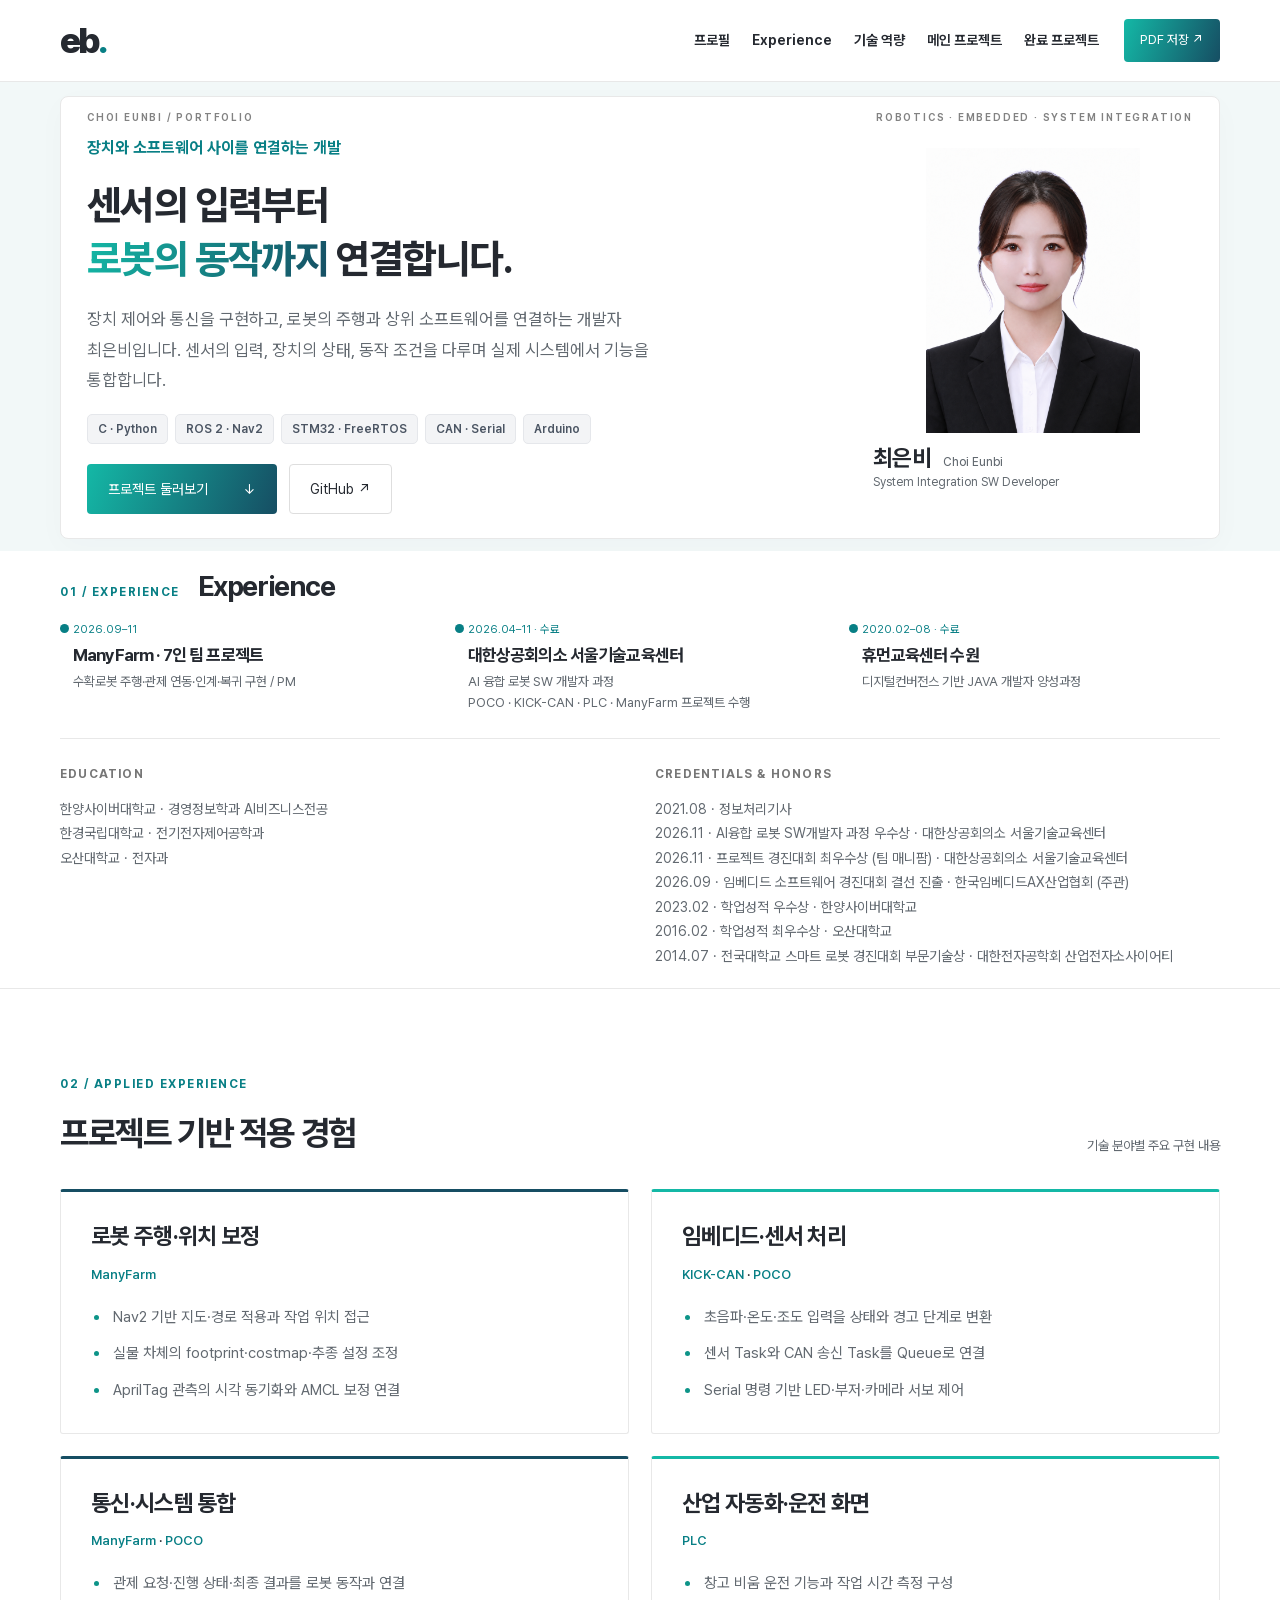
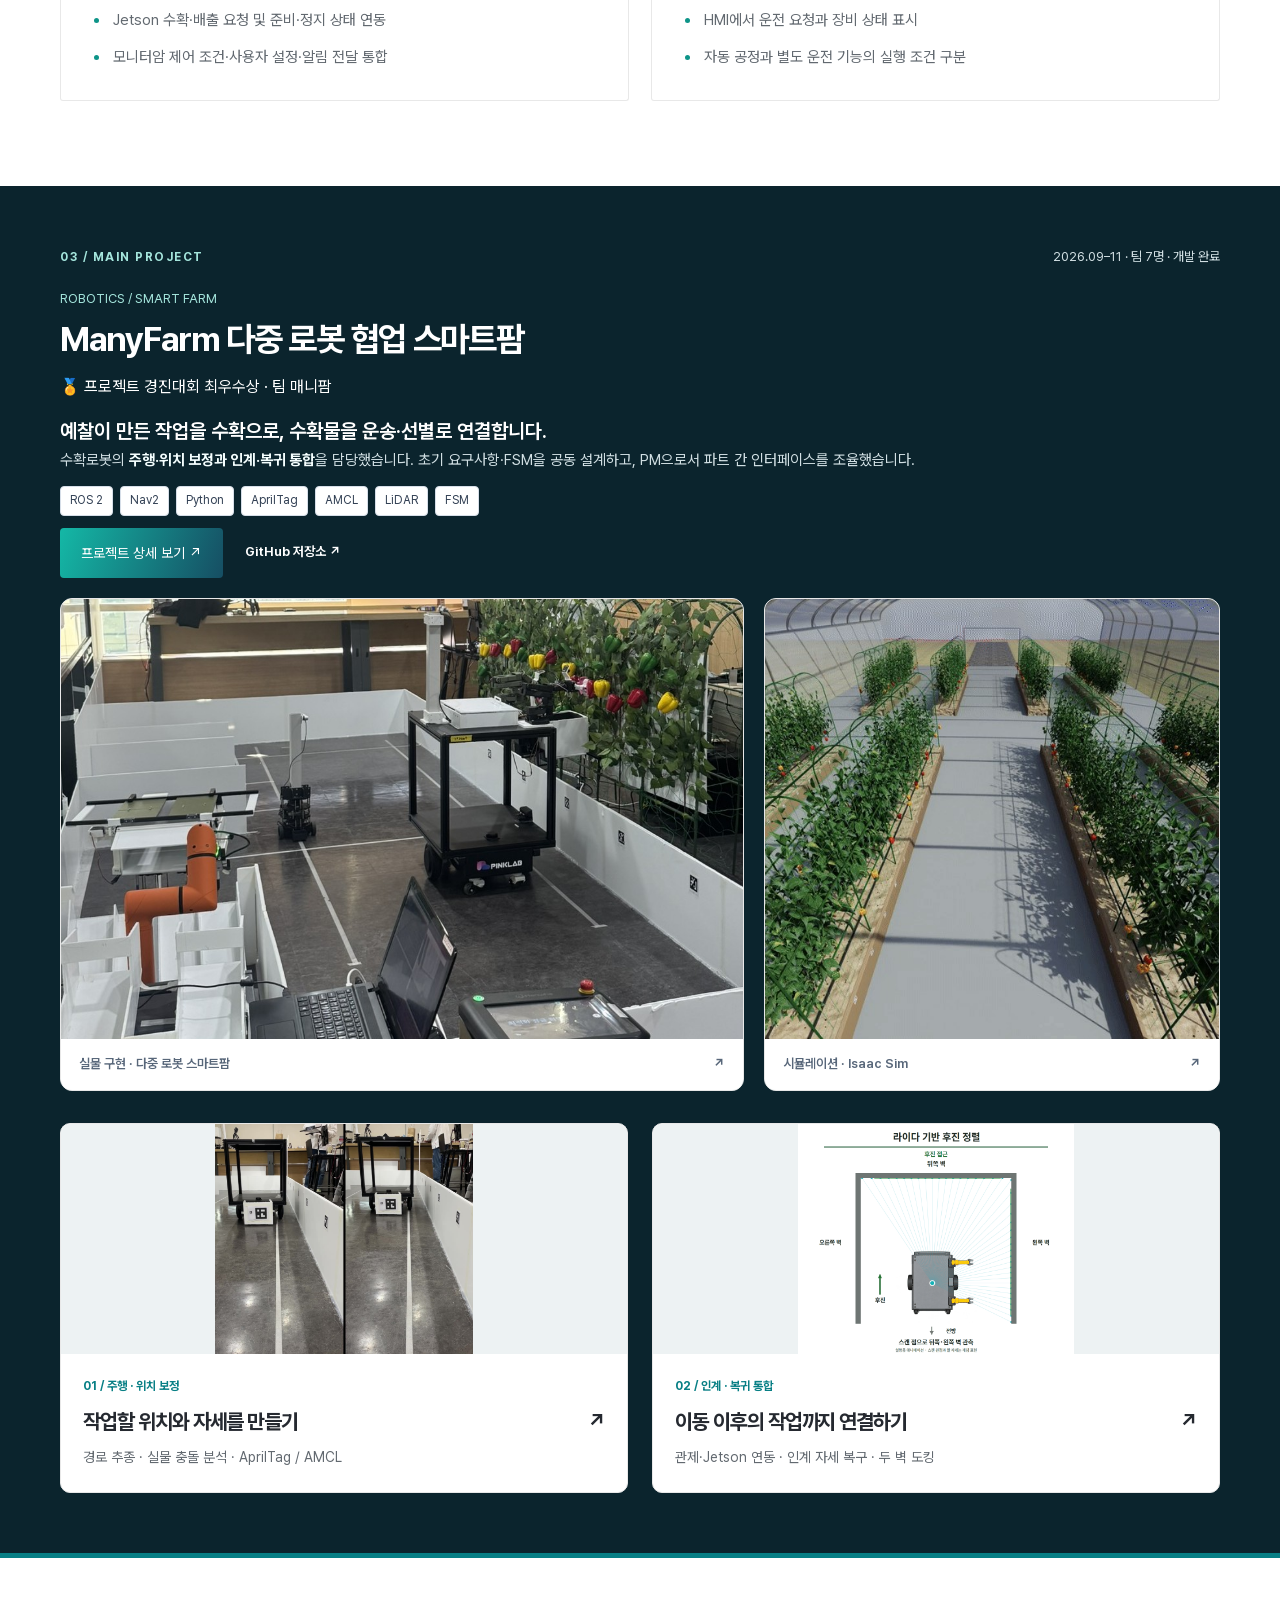
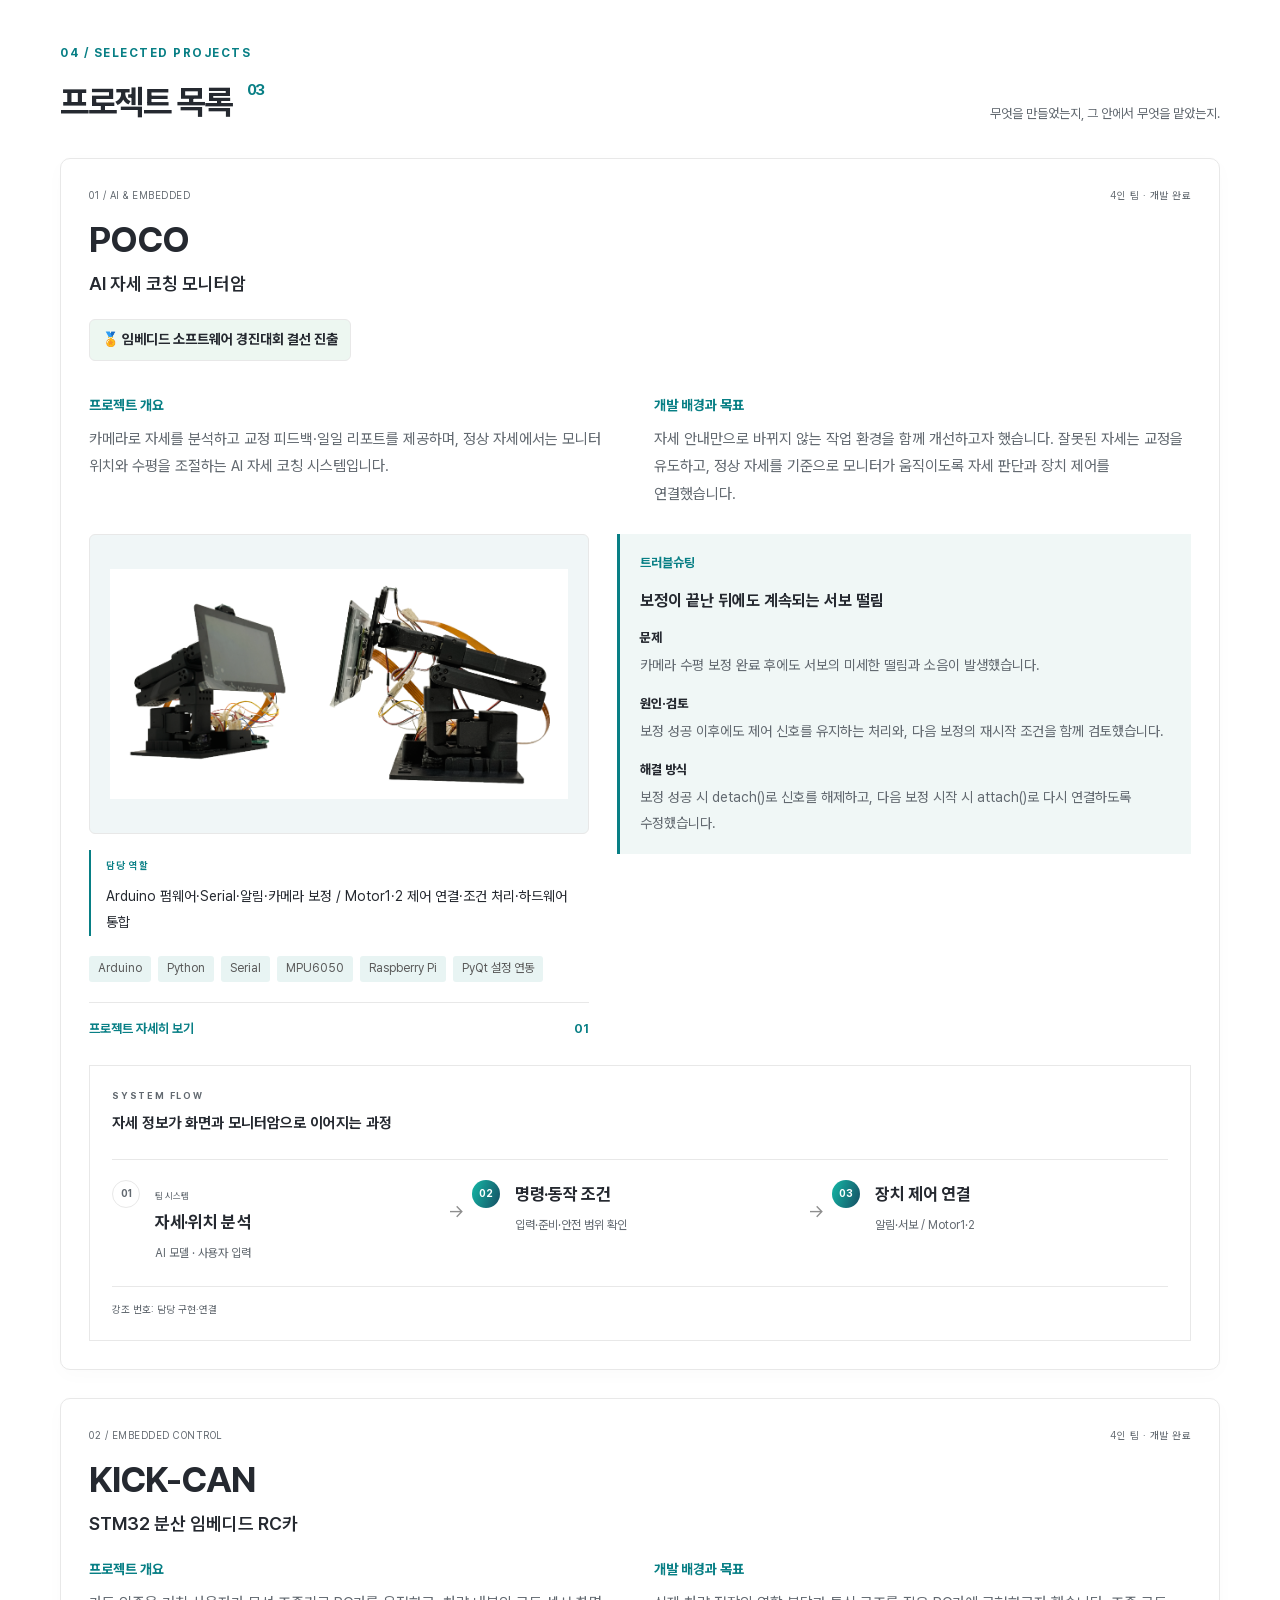
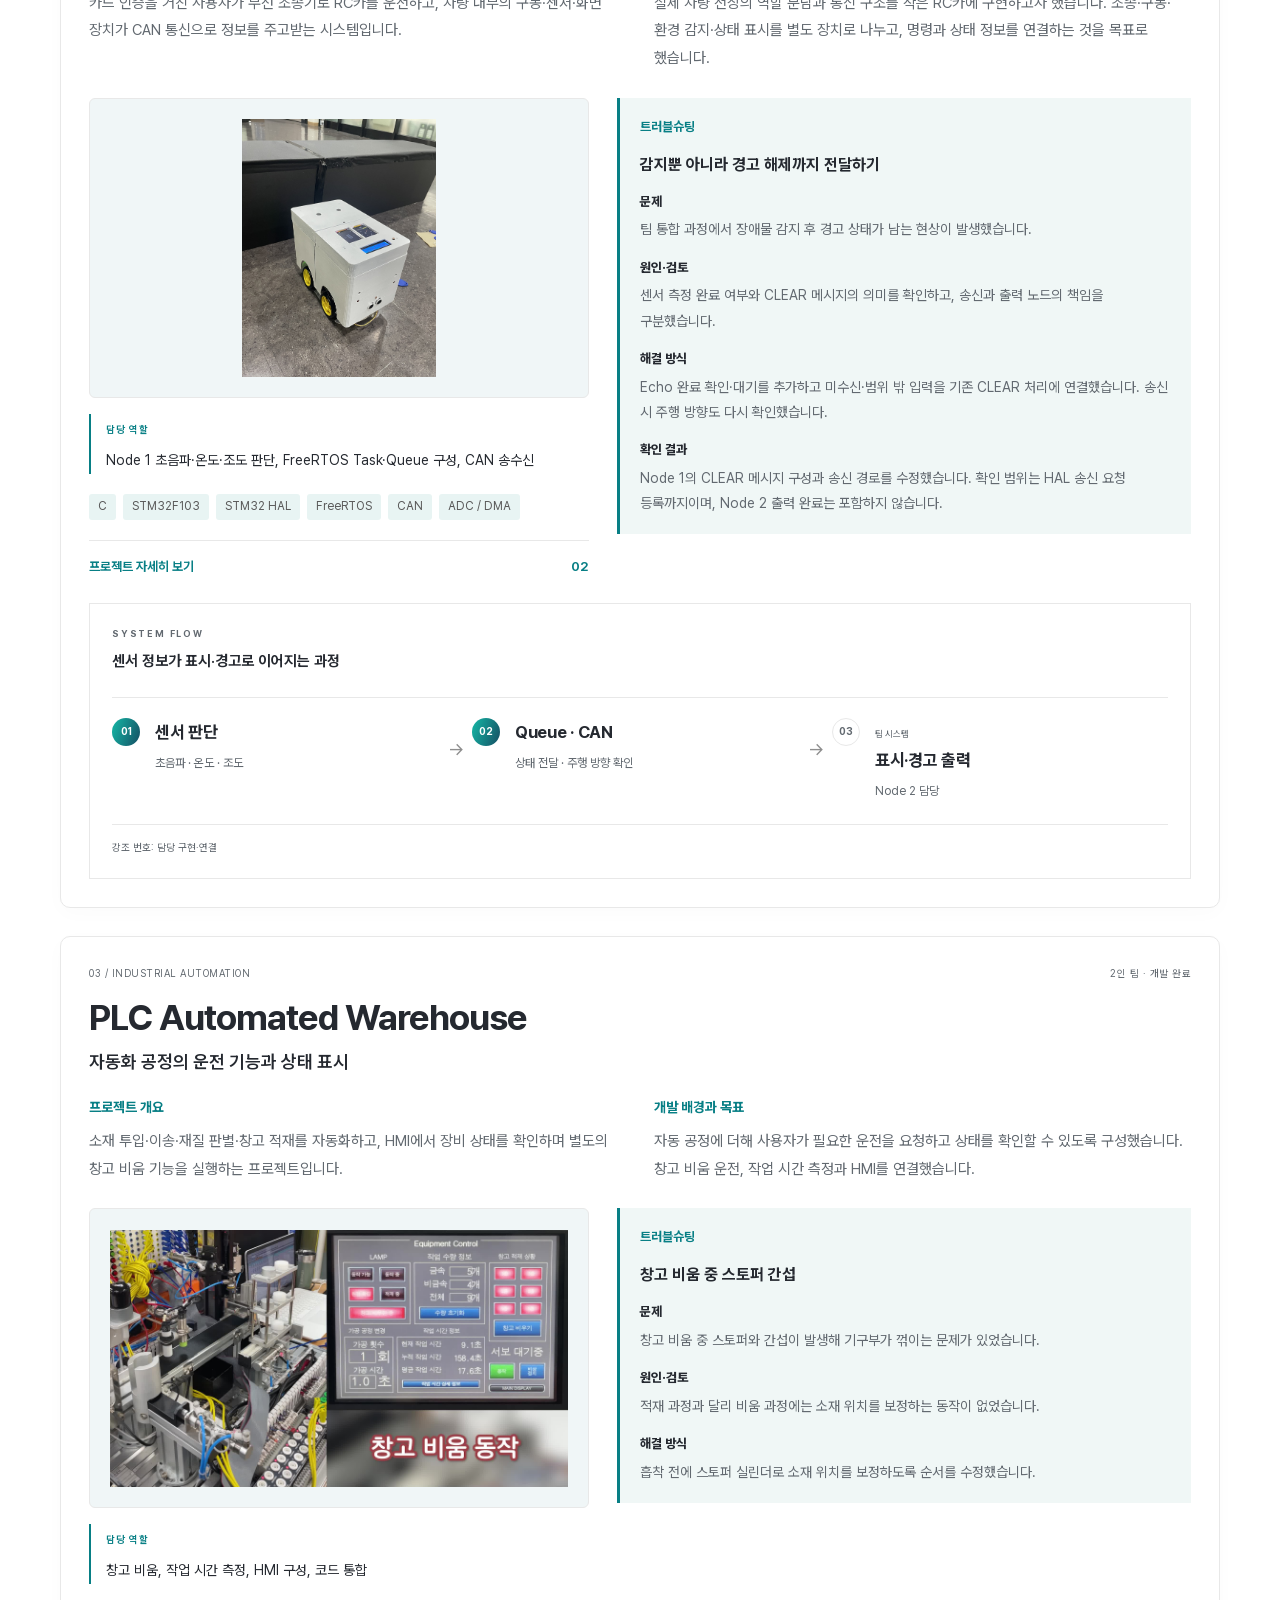
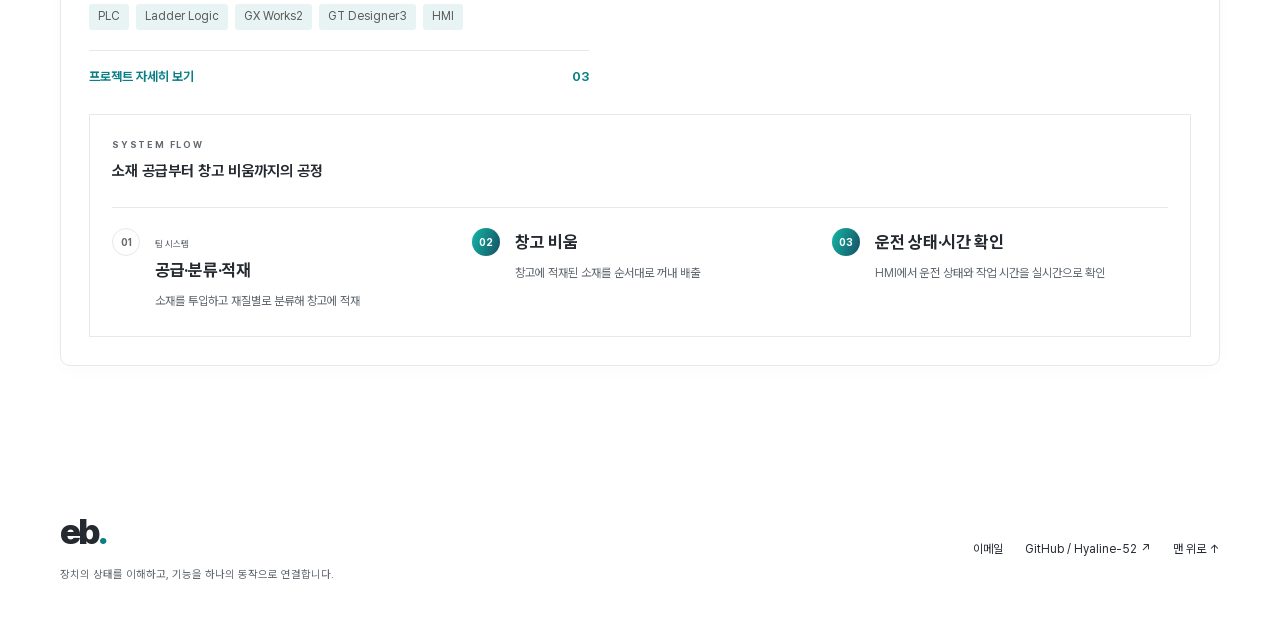
<file: index.html>
<!doctype html><html lang="ko"><head><meta charset="utf-8"><meta name="viewport" content="width=device-width,initial-scale=1"><meta name="description" content="최은비의 로봇·임베디드 시스템 통합 SW 포트폴리오"><title>로봇·임베디드 시스템 통합 SW · 최은비 포트폴리오</title><link rel="icon" href="assets/favicon.svg"><link rel="stylesheet" href="fonts.css"><link rel="stylesheet" href="style.css?v=gradient-light-dark-1"><link rel="stylesheet" href="reference-align.css?v=home-final-92"></head><body id="top" class="portfolio-home"><a class="skip" href="#main">본문으로 이동</a><header class="site-header"><a class="wordmark" href="index.html" aria-label="최은비 포트폴리오 홈">eb<span>.</span></a><nav aria-label="주 메뉴"><a href="#about">프로필</a><a href="#journey">Experience</a><a href="#skills">기술 역량</a><a href="#main-project">메인 프로젝트</a><a href="#completed-projects">완료 프로젝트</a></nav><a class="print-button" href="print.html" target="_blank" rel="noopener">PDF 저장 <span aria-hidden="true">↗</span></a></header><main id="main"><section class="hero" id="about"><div class="wrap"><div class="hero-top"><span>CHOI EUNBI / PORTFOLIO</span><span>ROBOTICS · EMBEDDED · SYSTEM INTEGRATION</span></div><div class="hero-layout"><div class="hero-copy"><p class="eyebrow">장치와 소프트웨어 사이를 연결하는 개발</p><h1>센서의 입력부터<br><em>로봇의 동작까지</em> 연결합니다.</h1><p class="hero-description">장치 제어와 통신을 구현하고, 로봇의 주행과 상위 소프트웨어를 연결하는 개발자 최은비입니다. 센서의 입력, 장치의 상태, 동작 조건을 다루며 실제 시스템에서 기능을 통합합니다.</p><ul class="tags"><li>C · Python</li><li>ROS 2 · Nav2</li><li>STM32 · FreeRTOS</li><li>CAN · Serial</li><li>Arduino</li></ul><div class="actions"><a class="button primary" href="#main-project">프로젝트 둘러보기 <span aria-hidden="true">↓</span></a><a class="button" href="https://github.com/Hyaline-52" target="_blank" rel="noopener noreferrer">GitHub <span aria-hidden="true">↗</span></a></div></div><aside class="profile-card"><div class="portrait"><img src="assets/profile.png" alt="최은비 프로필 사진" fetchpriority="high"></div><div class="profile-caption"><h2>최은비 <span>Choi Eunbi</span></h2><p>System Integration SW Developer</p></div><div class="profile-note">ManyFarm · 수확로봇 주행 및 시스템 연동</div></aside></div><div class="hero-summary"><div><span>EMBEDDED</span><p>센서 판단·장치 제어</p></div><div><span>COMMUNICATION</span><p>명령·상태 전달과 기능 연결</p></div><div><span>ROBOTICS</span><p>주행·위치 보정·관제 연동</p></div></div></div></section><section class="journey-section" id="journey"><div class="wrap journey-grid"><div class="journey-intro"><p class="eyebrow">01 / EXPERIENCE</p><h2>Experience</h2><p class="muted">센서와 장치 제어부터<br>다중 로봇 시스템 연동까지.</p></div><ol class="timeline"><li><span class="date">2026.09–11</span><h3>ManyFarm · 7인 팀 프로젝트</h3><p>수확로봇 주행·관제 연동·인계·복귀 구현 / PM</p></li><li><span class="date">2026.04–11 · 수료</span><h3>대한상공회의소 서울기술교육센터</h3><p>AI 융합 로봇 SW 개발자 과정<br>POCO · KICK-CAN · PLC · ManyFarm 프로젝트 수행</p></li><li><span class="date">2020.02–08 · 수료</span><h3>휴먼교육센터 수원</h3><p>디지털컨버전스 기반 JAVA 개발자 양성과정</p></li></ol></div><div class="wrap qualifications"><div><b>EDUCATION</b><p>한양사이버대학교 · 경영정보학과 AI비즈니스전공<br>한경국립대학교 · 전기전자제어공학과<br>오산대학교 · 전자과</p></div><div><b>CREDENTIALS &amp; HONORS</b><p>2021.08 · 정보처리기사<br>2026.11 · AI융합 로봇 SW개발자 과정 우수상 · 대한상공회의소 서울기술교육센터<br>2026.11 · 프로젝트 경진대회 최우수상 (팀 매니팜) · 대한상공회의소 서울기술교육센터<br>2026.09 · 임베디드 소프트웨어 경진대회 결선 진출 · 한국임베디드AX산업협회 (주관)<br>2023.02 · 학업성적 우수상 · 한양사이버대학교<br>2016.02 · 학업성적 최우수상 · 오산대학교<br>2014.07 · 전국대학교 스마트 로봇 경진대회 부문기술상 · 대한전자공학회 산업전자소사이어티</p></div></div></section><section class="wrap block" id="skills"><div class="section-heading"><div><p class="eyebrow">02 / APPLIED EXPERIENCE</p><h2>프로젝트 기반 적용 경험</h2></div><p>기술 분야별 주요 구현 내용</p></div><div class="capabilities"><article><h3>로봇 주행·위치 보정</h3><p class="experience-projects"><a href="manyfarm.html#navigation">ManyFarm</a></p><ul><li>Nav2 기반 지도·경로 적용과 작업 위치 접근</li><li>실물 차체의 footprint·costmap·추종 설정 조정</li><li>AprilTag 관측의 시각 동기화와 AMCL 보정 연결</li></ul></article><article><h3>임베디드·센서 처리</h3><p class="experience-projects"><a href="kickcan.html#implementation">KICK-CAN</a> · <a href="poco.html#implementation">POCO</a></p><ul><li>초음파·온도·조도 입력을 상태와 경고 단계로 변환</li><li>센서 Task와 CAN 송신 Task를 Queue로 연결</li><li>Serial 명령 기반 LED·부저·카메라 서보 제어</li></ul></article><article><h3>통신·시스템 통합</h3><p class="experience-projects"><a href="manyfarm.html#integration">ManyFarm</a> · <a href="poco.html#implementation">POCO</a></p><ul><li>관제 요청·진행 상태·최종 결과를 로봇 동작과 연결</li><li>Jetson 수확·배출 요청 및 준비·정지 상태 연동</li><li>모니터암 제어 조건·사용자 설정·알림 전달 통합</li></ul></article><article><h3>산업 자동화·운전 화면</h3><p class="experience-projects"><a href="plc.html#implementation">PLC</a></p><ul><li>창고 비움 운전 기능과 작업 시간 측정 구성</li><li>HMI에서 운전 요청과 장비 상태 표시</li><li>자동 공정과 별도 운전 기능의 실행 조건 구분</li></ul></article></div></section><section class="featured" id="main-project"><div class="wrap"><div class="feature-meta"><p class="eyebrow">03 / MAIN PROJECT</p><span>2026.09–11 · 팀 7명 · 개발 완료</span></div><p class="mini-label">ROBOTICS / SMART FARM</p><h2>ManyFarm <br>다중 로봇 협업 스마트팜</h2><p class="feature-award">🏅 프로젝트 경진대회 최우수상 · 팀 매니팜</p><p class="feature-lead">예찰이 만든 작업을 수확으로, 수확물을 운송·선별로 연결합니다.</p><p class="feature-description">수확로봇의 <strong>주행·위치 보정과 인계·복귀 통합</strong>을 담당했습니다. 초기 요구사항·FSM을 공동 설계하고, PM으로서 파트 간 인터페이스를 조율했습니다.</p><ul class="tags"><li>ROS 2</li><li>Nav2</li><li>Python</li><li>AprilTag</li><li>AMCL</li><li>LiDAR</li><li>FSM</li></ul><div class="actions"><a class="button primary" href="manyfarm.html">프로젝트 상세 보기 <span aria-hidden="true">↗</span></a><a class="text-link" href="https://github.com/Hyaline-52/MANYFARM-Robot-Integration">GitHub 저장소 <span aria-hidden="true">↗</span></a></div><div class="scene-grid"><a class="photo " href="manyfarm.html#overview"><img src="assets/manyfarm-real.jpg" alt="ManyFarm 팀 실물 로봇과 작업 공간" loading="lazy"><span class="scene-caption">실물 구현 · 다중 로봇 스마트팜 <span aria-hidden="true">↗</span></span></a><a class="photo " href="manyfarm.html#overview"><img src="assets/manyfarm-farm.jpg" alt="ManyFarm Isaac Sim 가상 농장" loading="lazy"><span class="scene-caption">시뮬레이션 · Isaac Sim <span aria-hidden="true">↗</span></span></a></div><div class="feature-work"><a href="manyfarm.html#navigation"><div class="feature-work-image"><img src="assets/manyfarm/apriltag-on-off-poster.jpg" alt="AprilTag 보정 ON·OFF 실물 비교 시험 화면" loading="lazy"></div><span>01 / 주행 · 위치 보정</span><h3>작업할 위치와 자세를 만들기 <span aria-hidden="true">↗</span></h3><p>경로 추종 · 실물 충돌 분석 · AprilTag / AMCL</p></a><a href="manyfarm.html#integration"><div class="feature-work-image"><img src="assets/manyfarm/reverse-lidar-docking.gif" alt="후진 복귀와 LiDAR 기반 정렬을 설명하는 GIF" loading="lazy"></div><span>02 / 인계 · 복귀 통합</span><h3>이동 이후의 작업까지 연결하기 <span aria-hidden="true">↗</span></h3><p>관제·Jetson 연동 · 인계 자세 복구 · 두 벽 도킹</p></a></div></div></section><section class="wrap block" id="completed-projects"><div class="section-heading"><div><p class="eyebrow">04 / SELECTED PROJECTS</p><h2>프로젝트 목록 <sup>03</sup></h2></div><p>무엇을 만들었는지, 그 안에서 무엇을 맡았는지.</p></div><article class="project-row" id="poco"><header class="project-overview"><div class="meta"><span>01 / AI &amp; EMBEDDED</span><span>4인 팀 · 개발 완료</span></div><h3><a href="poco.html">POCO</a></h3><p class="project-name">AI 자세 코칭 모니터암</p><p class="award">🏅 임베디드 소프트웨어 경진대회 결선 진출</p><div class="context"><div><h4>프로젝트 개요</h4><p>카메라로 자세를 분석하고 교정 피드백·일일 리포트를 제공하며, 정상 자세에서는 모니터 위치와 수평을 조절하는 AI 자세 코칭 시스템입니다.</p></div><div><h4>개발 배경과 목표</h4><p>자세 안내만으로 바뀌지 않는 작업 환경을 함께 개선하고자 했습니다. 잘못된 자세는 교정을 유도하고, 정상 자세를 기준으로 모니터가 움직이도록 자세 판단과 장치 제어를 연결했습니다.</p></div></div></header><div class="project-body"><div class="project-media"><a class="project-image" href="poco.html"><img src="assets/poco-front-side.png" alt="POCO 팀이 제작한 모니터암과 디스플레이" loading="lazy"></a><div class="role"><span>담당 역할</span><p>Arduino 펌웨어·Serial·알림·카메라 보정 / Motor1·2 제어 연결·조건 처리·하드웨어 통합</p></div><ul class="tags"><li>Arduino</li><li>Python</li><li>Serial</li><li>MPU6050</li><li>Raspberry Pi</li><li>PyQt 설정 연동</li></ul><a class="project-link" href="poco.html">프로젝트 자세히 보기 <span aria-hidden="true">01</span></a></div><article class="case"><h4 class="case-label">트러블슈팅</h4><h3>보정이 끝난 뒤에도 계속되는 서보 떨림</h3><dl><div><dt>문제</dt><dd>카메라 수평 보정 완료 후에도 서보의 미세한 떨림과 소음이 발생했습니다.</dd></div><div><dt>원인·검토</dt><dd>보정 성공 이후에도 제어 신호를 유지하는 처리와, 다음 보정의 재시작 조건을 함께 검토했습니다.</dd></div><div><dt>해결 방식</dt><dd>보정 성공 시 detach()로 신호를 해제하고, 다음 보정 시작 시 attach()로 다시 연결하도록 수정했습니다.</dd></div></dl></article></div><div class="row-flow"><figure class="flow"><div class="flow-heading"><span>SYSTEM FLOW</span><strong>자세 정보가 화면과 모니터암으로 이어지는 과정</strong></div><ol><li class=""><span class="step-no">01</span><div class="step-copy"><small>팀 시스템</small><strong>자세·위치 분석</strong><span>AI 모델 · 사용자 입력</span></div></li><li class="owned"><span class="step-no">02</span><div class="step-copy"><strong>명령·동작 조건</strong><span>입력·준비·안전 범위 확인</span></div></li><li class="owned"><span class="step-no">03</span><div class="step-copy"><strong>장치 제어 연결</strong><span>알림·서보 / Motor1·2</span></div></li></ol><figcaption>강조 번호: 담당 구현·연결</figcaption></figure></div></article><article class="project-row" id="kickcan"><header class="project-overview"><div class="meta"><span>02 / EMBEDDED CONTROL</span><span>4인 팀 · 개발 완료</span></div><h3><a href="kickcan.html">KICK-CAN</a></h3><p class="project-name">STM32 분산 임베디드 RC카</p><div class="context"><div><h4>프로젝트 개요</h4><p>카드 인증을 거친 사용자가 무선 조종기로 RC카를 운전하고, 차량 내부의 구동·센서·화면 장치가 CAN 통신으로 정보를 주고받는 시스템입니다.</p></div><div><h4>개발 배경과 목표</h4><p>실제 차량 전장의 역할 분담과 통신 구조를 작은 RC카에 구현하고자 했습니다. 조종·구동·환경 감지·상태 표시를 별도 장치로 나누고, 명령과 상태 정보를 연결하는 것을 목표로 했습니다.</p></div></div></header><div class="project-body"><div class="project-media"><a class="project-image" href="kickcan.html"><img src="assets/kickcan-vehicle.jpg" alt="KICK-CAN RC카의 센서와 표시부가 보이는 팀 실물 결과물" loading="lazy"></a><div class="role"><span>담당 역할</span><p>Node 1 초음파·온도·조도 판단, FreeRTOS Task·Queue 구성, CAN 송수신</p></div><ul class="tags"><li>C</li><li>STM32F103</li><li>STM32 HAL</li><li>FreeRTOS</li><li>CAN</li><li>ADC / DMA</li></ul><a class="project-link" href="kickcan.html">프로젝트 자세히 보기 <span aria-hidden="true">02</span></a></div><article class="case"><h4 class="case-label">트러블슈팅</h4><h3>감지뿐 아니라 경고 해제까지 전달하기</h3><dl><div><dt>문제</dt><dd>팀 통합 과정에서 장애물 감지 후 경고 상태가 남는 현상이 발생했습니다.</dd></div><div><dt>원인·검토</dt><dd>센서 측정 완료 여부와 CLEAR 메시지의 의미를 확인하고, 송신과 출력 노드의 책임을 구분했습니다.</dd></div><div><dt>해결 방식</dt><dd>Echo 완료 확인·대기를 추가하고 미수신·범위 밖 입력을 기존 CLEAR 처리에 연결했습니다. 송신 시 주행 방향도 다시 확인했습니다.</dd></div><div><dt>확인 결과</dt><dd>Node 1의 CLEAR 메시지 구성과 송신 경로를 수정했습니다. 확인 범위는 HAL 송신 요청 등록까지이며, Node 2 출력 완료는 포함하지 않습니다.</dd></div></dl></article></div><div class="row-flow"><figure class="flow"><div class="flow-heading"><span>SYSTEM FLOW</span><strong>센서 정보가 표시·경고로 이어지는 과정</strong></div><ol><li class="owned"><span class="step-no">01</span><div class="step-copy"><strong>센서 판단</strong><span>초음파 · 온도 · 조도</span></div></li><li class="owned"><span class="step-no">02</span><div class="step-copy"><strong>Queue · CAN</strong><span>상태 전달 · 주행 방향 확인</span></div></li><li class=""><span class="step-no">03</span><div class="step-copy"><small>팀 시스템</small><strong>표시·경고 출력</strong><span>Node 2 담당</span></div></li></ol><figcaption>강조 번호: 담당 구현·연결</figcaption></figure></div></article><article class="project-row" id="plc"><header class="project-overview"><div class="meta"><span>03 / INDUSTRIAL AUTOMATION</span><span>2인 팀 · 개발 완료</span></div><h3><a href="plc.html">PLC Automated Warehouse</a></h3><p class="project-name">자동화 공정의 운전 기능과 상태 표시</p><div class="context"><div><h4>프로젝트 개요</h4><p>소재 투입·이송·재질 판별·창고 적재를 자동화하고, HMI에서 장비 상태를 확인하며 별도의 창고 비움 기능을 실행하는 프로젝트입니다.</p></div><div><h4>개발 배경과 목표</h4><p>자동 공정에 더해 사용자가 필요한 운전을 요청하고 상태를 확인할 수 있도록 구성했습니다. 창고 비움 운전, 작업 시간 측정과 HMI를 연결했습니다.</p></div></div></header><div class="project-body"><div class="project-media"><a class="project-image" href="plc.html"><img src="assets/plc/equipment-hmi-real.jpg" alt="PLC 자동화 창고 실물 설비와 HMI 조작 화면" loading="lazy" style="width:100%;height:100%;object-fit:contain"></a><div class="role"><span>담당 역할</span><p>창고 비움, 작업 시간 측정, HMI 구성, 코드 통합</p></div><ul class="tags"><li>PLC</li><li>Ladder Logic</li><li>GX Works2</li><li>GT Designer3</li><li>HMI</li></ul><a class="project-link" href="plc.html">프로젝트 자세히 보기 <span aria-hidden="true">03</span></a></div><article class="case"><h4 class="case-label">트러블슈팅</h4><h3>창고 비움 중 스토퍼 간섭</h3><dl><div><dt>문제</dt><dd>창고 비움 중 스토퍼와 간섭이 발생해 기구부가 꺾이는 문제가 있었습니다.</dd></div><div><dt>원인·검토</dt><dd>적재 과정과 달리 비움 과정에는 소재 위치를 보정하는 동작이 없었습니다.</dd></div><div><dt>해결 방식</dt><dd>흡착 전에 스토퍼 실린더로 소재 위치를 보정하도록 순서를 수정했습니다.</dd></div></dl></article></div><div class="row-flow"><figure class="flow role-map"><div class="flow-heading"><span>SYSTEM FLOW</span><strong>소재 공급부터 창고 비움까지의 공정</strong></div><ol><li class=""><span class="step-no">01</span><div class="step-copy"><small>팀 시스템</small><strong>공급·분류·적재</strong><span>소재를 투입하고 재질별로 분류해 창고에 적재</span></div></li><li class="owned"><span class="step-no">02</span><div class="step-copy"><strong>창고 비움</strong><span>창고에 적재된 소재를 순서대로 꺼내 배출</span></div></li><li class="owned"><span class="step-no">03</span><div class="step-copy"><strong>운전 상태·시간 확인</strong><span>HMI에서 운전 상태와 작업 시간을 실시간으로 확인</span></div></li></ol></figure></div></article></section></main><footer class="wrap footer"><div><a class="wordmark" href="index.html">eb<span>.</span></a><p>장치의 상태를 이해하고, 기능을 하나의 동작으로 연결합니다.</p></div><div><a href="mailto:eunbi52robot@gmail.com">이메일</a><a href="https://github.com/Hyaline-52" target="_blank" rel="noopener">GitHub / Hyaline-52 <span aria-hidden="true">↗</span></a><a href="#top">맨 위로 <span aria-hidden="true">↑</span></a></div></footer><script src="app.js"></script></body></html>
</file>
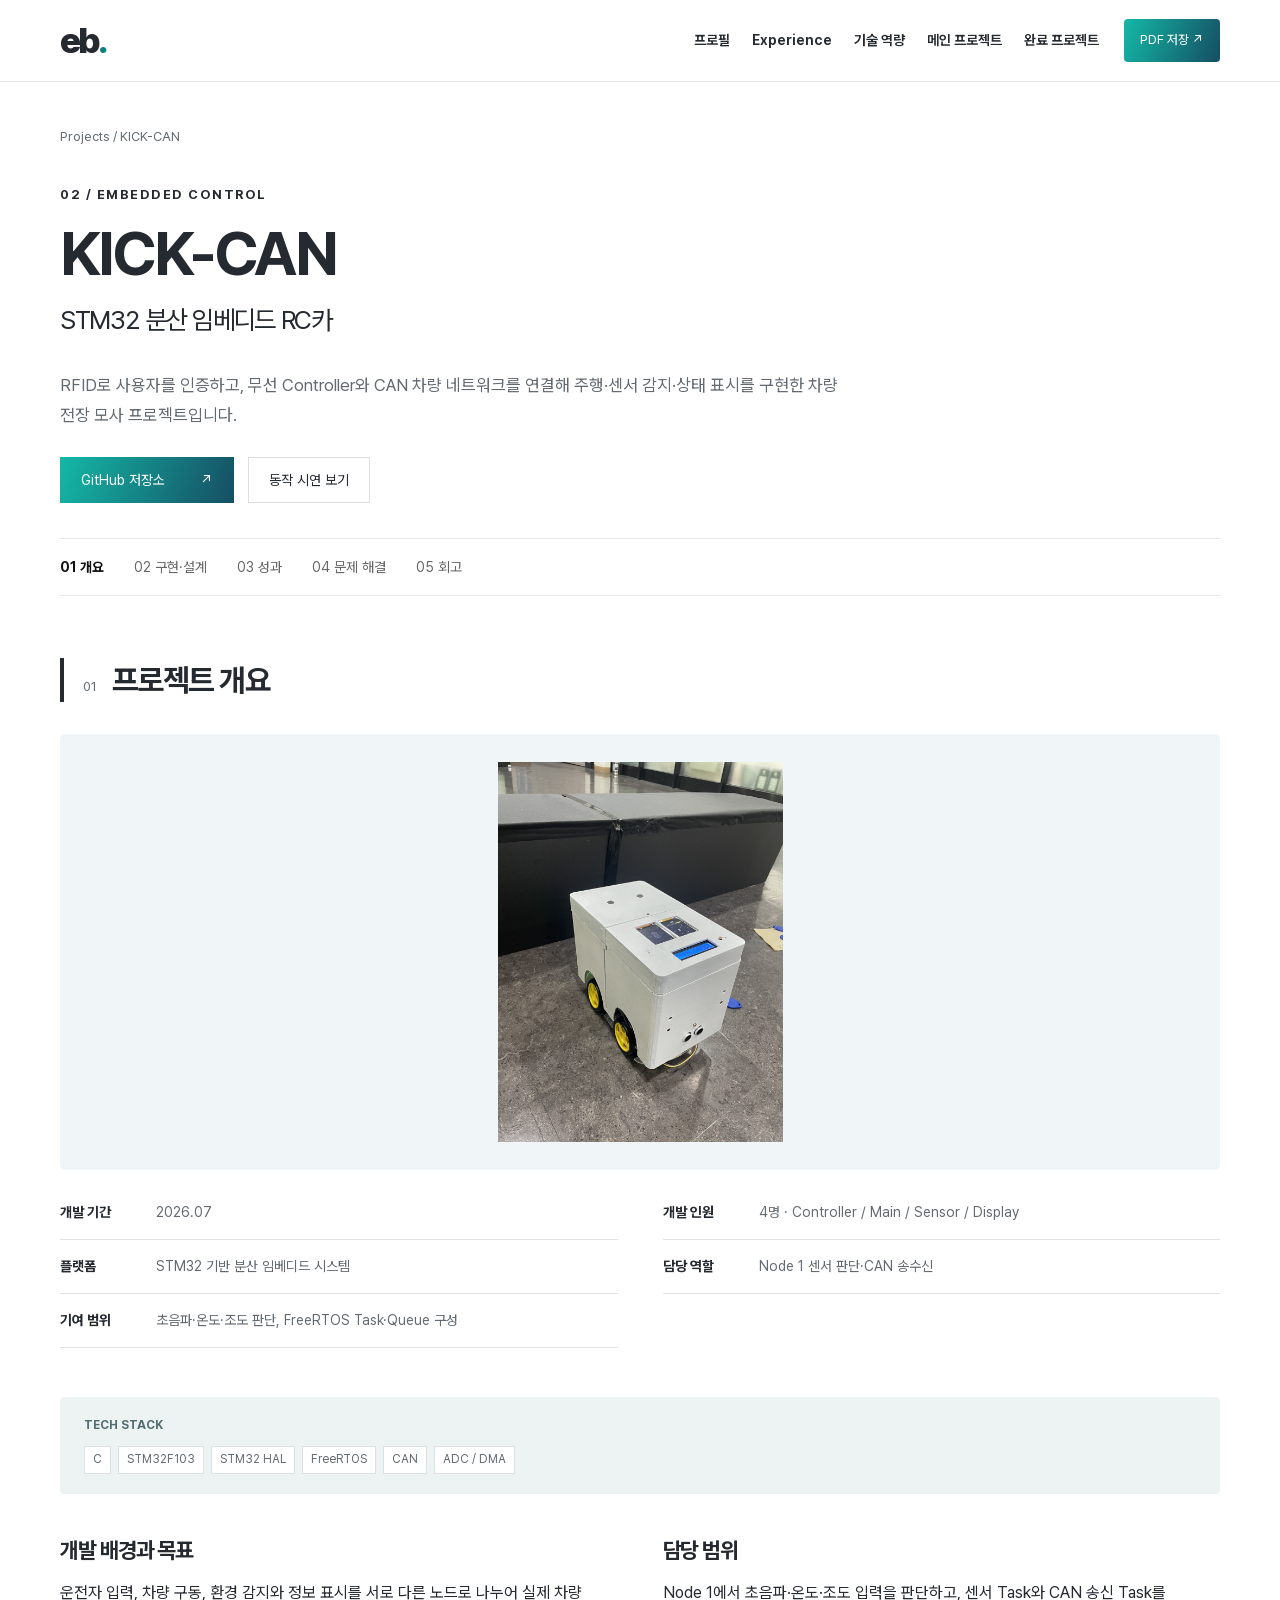
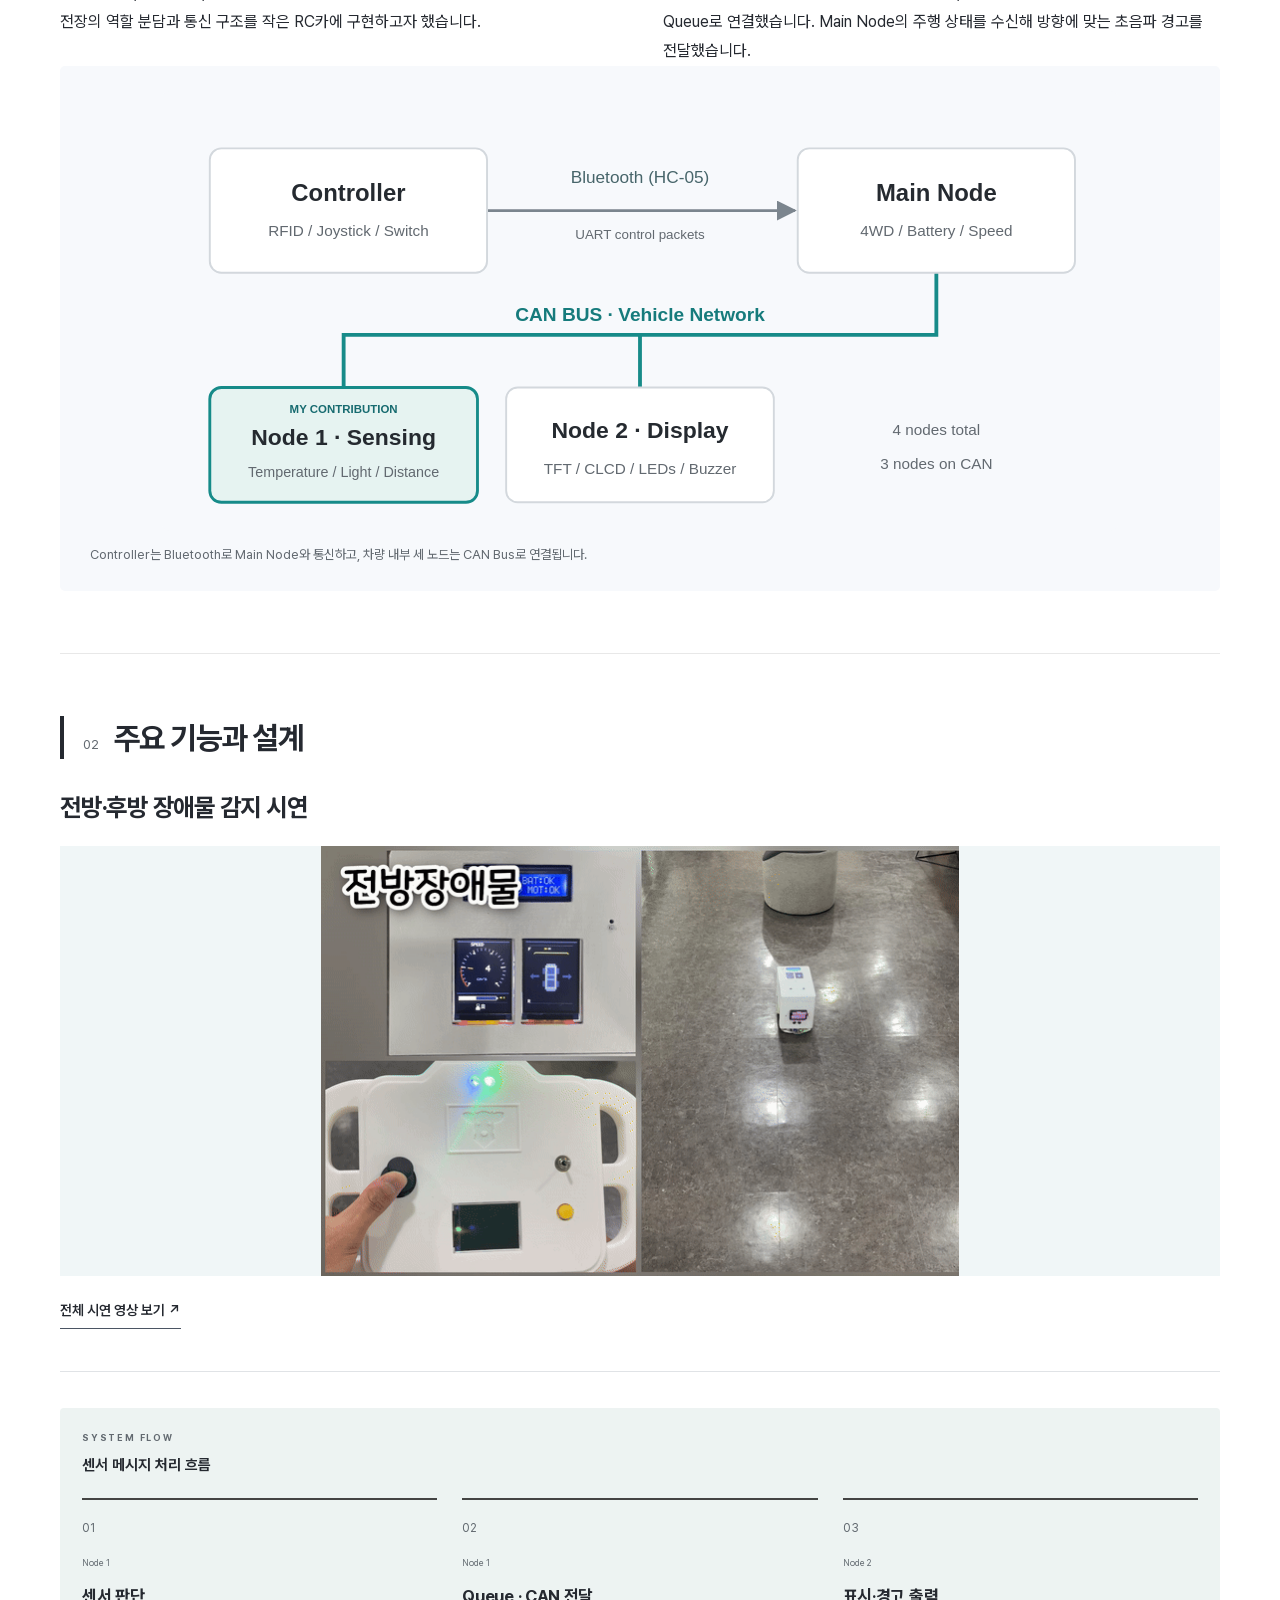
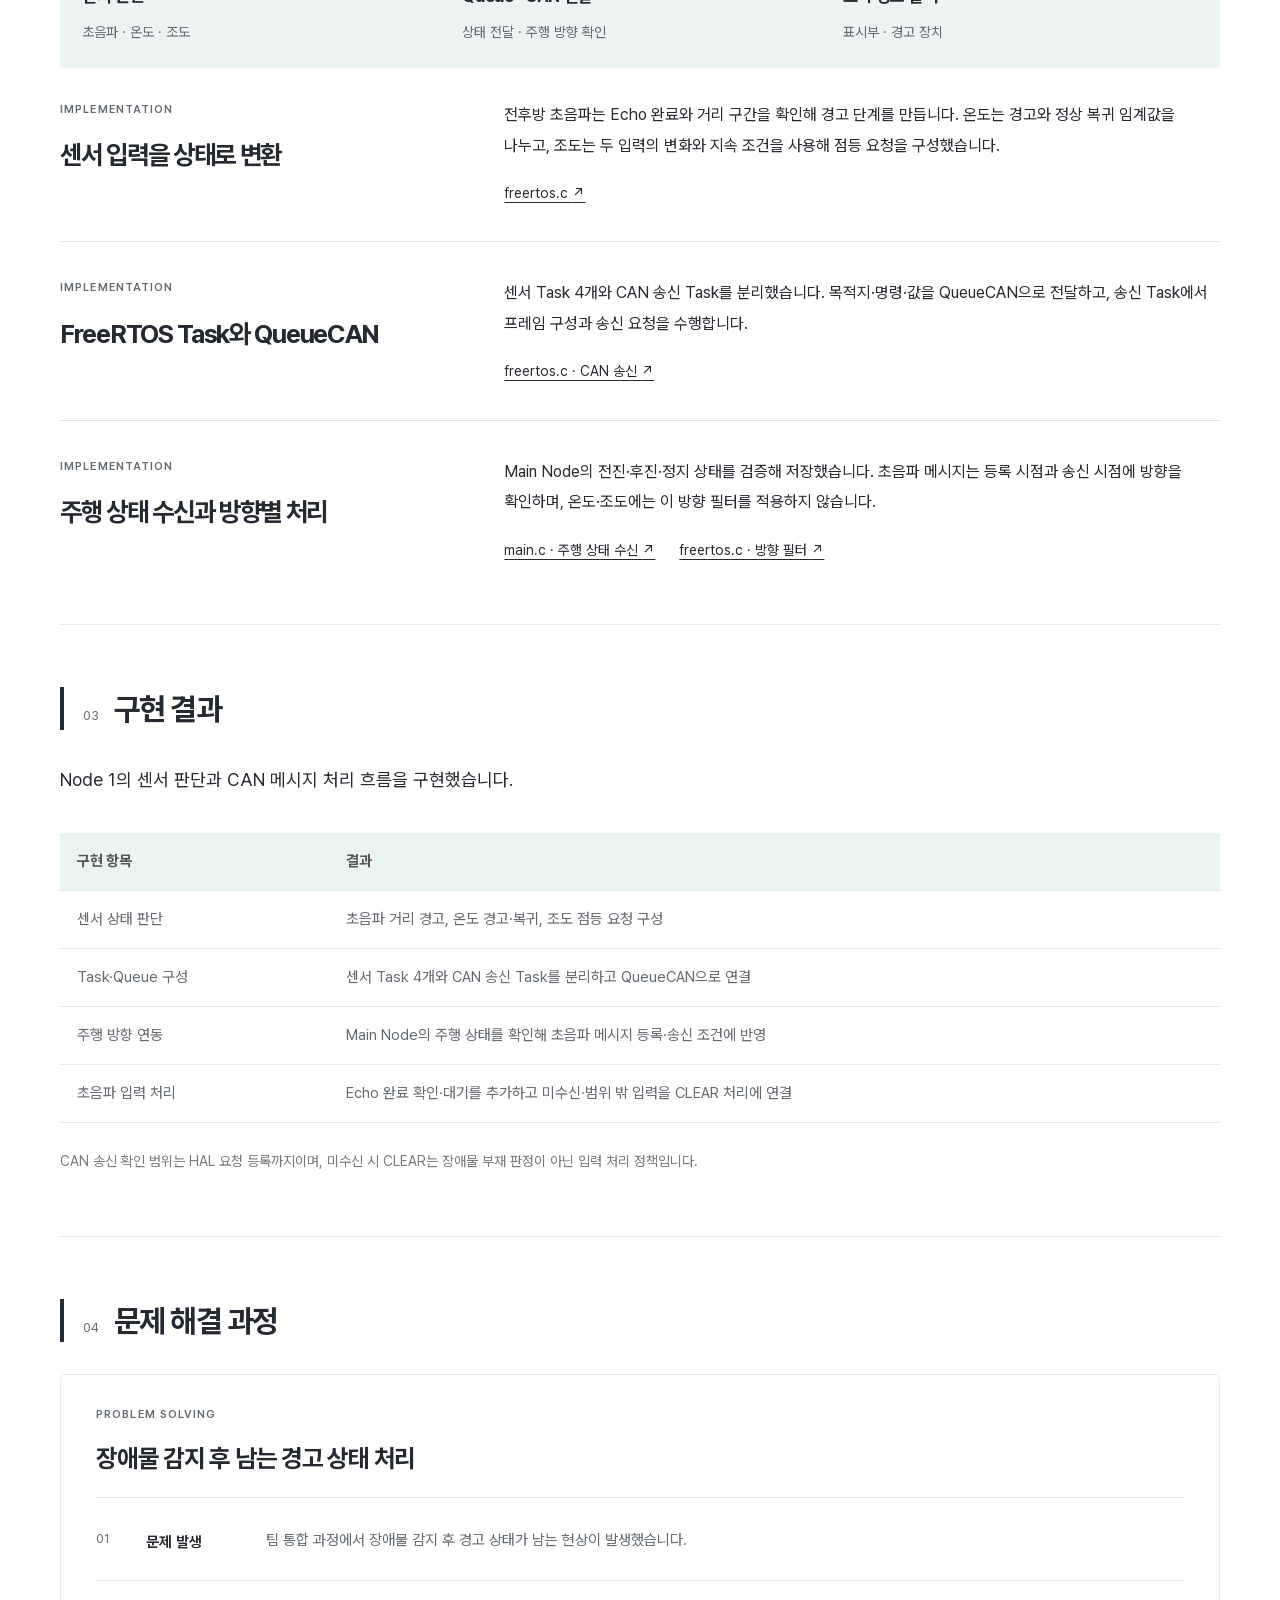
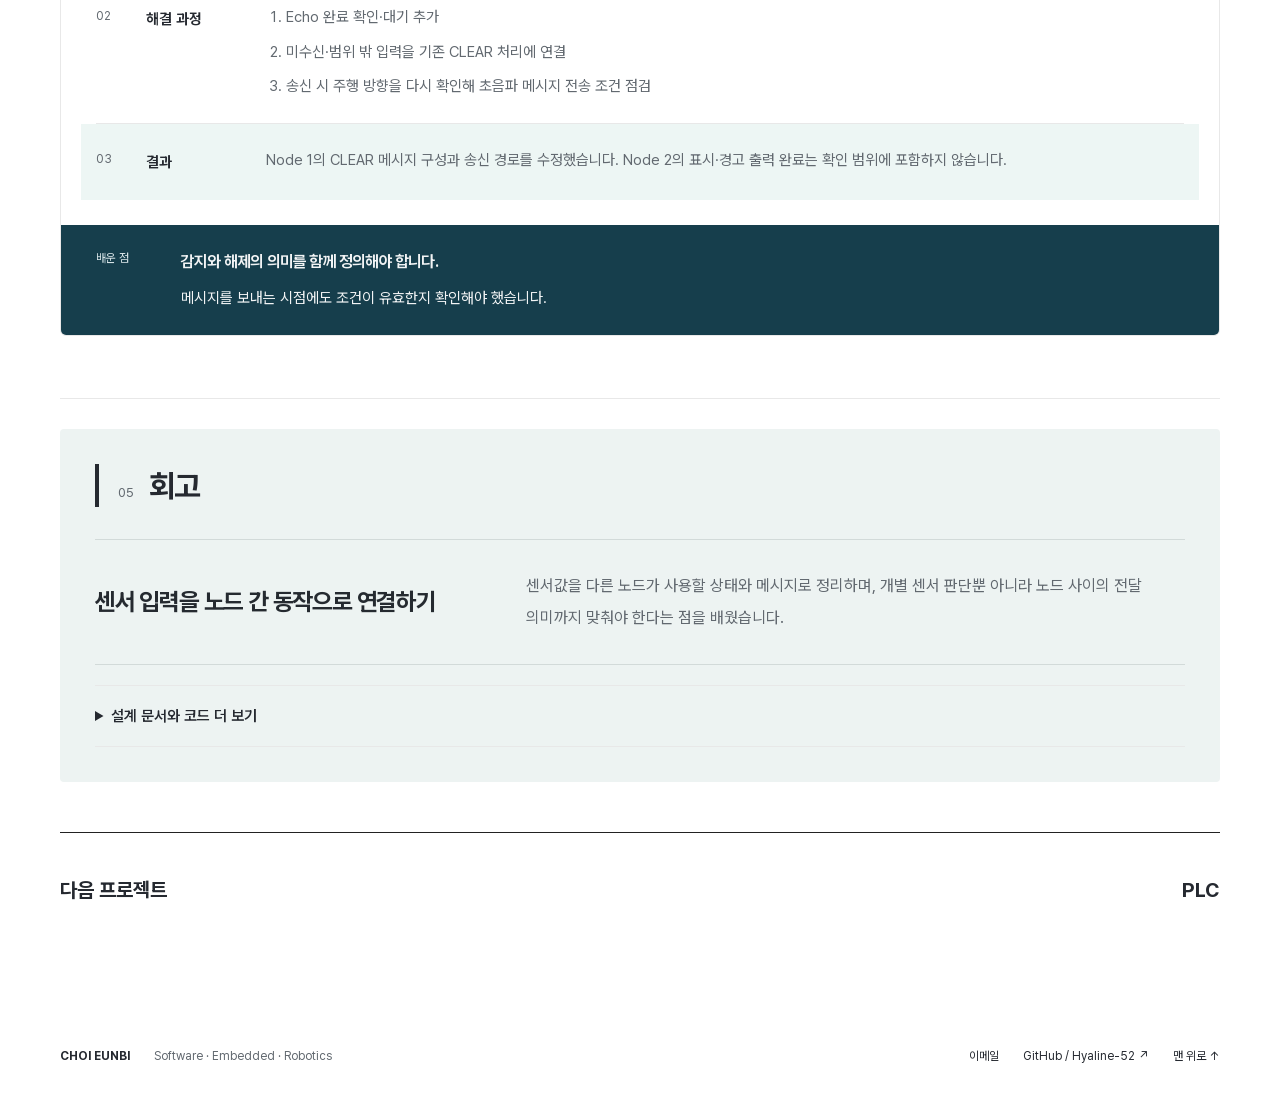
<file: kickcan.html>
<!doctype html><html lang="ko"><head><meta charset="utf-8"><meta name="viewport" content="width=device-width,initial-scale=1"><meta name="description" content="최은비의 로봇·임베디드 시스템 통합 SW 포트폴리오"><title>KICK-CAN · 최은비 포트폴리오</title><link rel="icon" href="assets/favicon.svg"><link rel="stylesheet" href="fonts.css"><link rel="stylesheet" href="style.css?v=gradient-light-dark-1"><link rel="stylesheet" href="reference-align.css?v=kickcan-batch-88"></head><body id="top" class="portfolio-detail kickcan-detail"><a class="skip" href="#main">본문으로 이동</a><header class="site-header"><a class="wordmark" href="index.html" aria-label="최은비 포트폴리오 홈">eb<span>.</span></a><nav aria-label="주 메뉴"><a href="index.html#about">프로필</a><a href="index.html#journey">Experience</a><a href="index.html#skills">기술 역량</a><a href="index.html#main-project">메인 프로젝트</a><a href="index.html#completed-projects">완료 프로젝트</a></nav><a class="print-button" href="print.html" target="_blank" rel="noopener">PDF 저장 <span aria-hidden="true">↗</span></a></header><main id="main"><section class="detail-hero wrap"><p class="breadcrumb"><a href="index.html#completed-projects">Projects</a> / KICK-CAN</p><p class="eyebrow">02 / EMBEDDED CONTROL</p><h1>KICK-CAN</h1><h2>STM32 분산 임베디드 RC카</h2><p class="lead">RFID로 사용자를 인증하고, 무선 Controller와 CAN 차량 네트워크를 연결해 주행·센서 감지·상태 표시를 구현한 차량 전장 모사 프로젝트입니다.</p><div class="actions kickcan-hero-actions"><a class="button primary" href="https://github.com/Hyaline-52/KickCAN-Node1" target="_blank" rel="noopener noreferrer">GitHub 저장소 <span aria-hidden="true">↗</span></a><a class="button" href="#demo">동작 시연 보기</a></div></section><nav class="section-nav" aria-label="프로젝트 목차"><div class="wrap"><a href="#overview">01 개요</a><a href="#implementation">02 구현·설계</a><a href="#results">03 성과</a><a href="#troubleshooting">04 문제 해결</a><a href="#reflection">05 회고</a></div></nav><div class="wrap detail-content"><section class="detail-section" id="overview"><div class="section-title"><span>01</span><h2>프로젝트 개요</h2></div><figure class="photo "><img src="assets/kickcan-vehicle.jpg" alt="KICK-CAN RC카의 센서와 표시부가 보이는 팀 실물 결과물" loading="lazy"></figure><dl class="poco-facts"><div><dt>개발 기간</dt><dd>2026.07</dd></div><div><dt>개발 인원</dt><dd>4명 · Controller / Main / Sensor / Display</dd></div><div><dt>플랫폼</dt><dd>STM32 기반 분산 임베디드 시스템</dd></div><div><dt>담당 역할</dt><dd>Node 1 센서 판단·CAN 송수신</dd></div><div><dt>기여 범위</dt><dd>초음파·온도·조도 판단, FreeRTOS Task·Queue 구성</dd></div></dl><div class="kick-tech-stack"><h3>TECH STACK</h3><ul class="tags"><li>C</li><li>STM32F103</li><li>STM32 HAL</li><li>FreeRTOS</li><li>CAN</li><li>ADC / DMA</li></ul></div><div class="poco-context"><div><h3>개발 배경과 목표</h3><p>운전자 입력, 차량 구동, 환경 감지와 정보 표시를 서로 다른 노드로 나누어 실제 차량 전장의 역할 분담과 통신 구조를 작은 RC카에 구현하고자 했습니다.</p></div><div><h3>담당 범위</h3><p>Node 1에서 초음파·온도·조도 입력을 판단하고, 센서 Task와 CAN 송신 Task를 Queue로 연결했습니다. Main Node의 주행 상태를 수신해 방향에 맞는 초음파 경고를 전달했습니다.</p></div></div><figure class="kick-network"><a href="assets/kickcan/network-node1.svg?v=64" target="_blank" rel="noopener"><img src="assets/kickcan/network-node1.svg?v=64" alt="Controller와 Main Node는 Bluetooth로 연결되고 Main·Node 1·Node 2는 CAN 버스를 공유하는 구조. Node 1 센서 담당." width="1000" height="460"></a><figcaption>Controller는 Bluetooth로 Main Node와 통신하고, 차량 내부 세 노드는 CAN Bus로 연결됩니다.</figcaption></figure></section><section class="detail-section" id="implementation"><div class="section-title"><span>02</span><h2>주요 기능과 설계</h2></div><div class="poco-demo-block kickcan-demo-block"><h3>전방·후방 장애물 감지 시연</h3><figure class="photo" id="demo" style="scroll-margin-top:170px"><img src="assets/kickcan/obstacle-demo.gif" alt="전방·후방 장애물 시연" loading="lazy" style="display:block;width:100%;height:auto;object-fit:contain"></figure><p class="poco-full-demo"><a href="https://youtu.be/I8Ae-Qf42dc" target="_blank" rel="noopener noreferrer">전체 시연 영상 보기 <span aria-hidden="true">↗</span></a></p></div><div class="kick-implementation-layout"><figure class="flow"><div class="flow-heading"><span>SYSTEM FLOW</span><strong>센서 메시지 처리 흐름</strong></div><ol><li class="owned"><span class="step-no">01</span><div class="step-copy"><small>Node 1</small><strong>센서 판단</strong><span>초음파 · 온도 · 조도</span></div></li><li class="owned"><span class="step-no">02</span><div class="step-copy"><small>Node 1</small><strong>Queue · CAN 전달</strong><span>상태 전달 · 주행 방향 확인</span></div></li><li class=""><span class="step-no">03</span><div class="step-copy"><small>Node 2</small><strong>표시·경고 출력</strong><span>표시부 · 경고 장치</span></div></li></ol></figure><article class="kick-implementation-row"><header><p class="poco-trouble-tech">IMPLEMENTATION</p><h3>센서 입력을 상태로 변환</h3></header><div class="kick-implementation-body"><p>전후방 초음파는 Echo 완료와 거리 구간을 확인해 경고 단계를 만듭니다. 온도는 경고와 정상 복귀 임계값을 나누고, 조도는 두 입력의 변화와 지속 조건을 사용해 점등 요청을 구성했습니다.</p><div class="kick-code-links"><a href="https://github.com/Hyaline-52/KickCAN-Node1/blob/main/Core/Src/freertos.c" target="_blank" rel="noopener noreferrer">freertos.c <span aria-hidden="true">↗</span></a></div></div></article><article class="kick-implementation-row"><header><p class="poco-trouble-tech">IMPLEMENTATION</p><h3>FreeRTOS Task와 QueueCAN</h3></header><div class="kick-implementation-body"><p>센서 Task 4개와 CAN 송신 Task를 분리했습니다. 목적지·명령·값을 QueueCAN으로 전달하고, 송신 Task에서 프레임 구성과 송신 요청을 수행합니다.</p><div class="kick-code-links"><a href="https://github.com/Hyaline-52/KickCAN-Node1/blob/main/Core/Src/freertos.c#L1793" target="_blank" rel="noopener noreferrer">freertos.c · CAN 송신 <span aria-hidden="true">↗</span></a></div></div></article><article class="kick-implementation-row"><header><p class="poco-trouble-tech">IMPLEMENTATION</p><h3>주행 상태 수신과 방향별 처리</h3></header><div class="kick-implementation-body"><p>Main Node의 전진·후진·정지 상태를 검증해 저장했습니다. 초음파 메시지는 등록 시점과 송신 시점에 방향을 확인하며, 온도·조도에는 이 방향 필터를 적용하지 않습니다.</p><div class="kick-code-links"><a href="https://github.com/Hyaline-52/KickCAN-Node1/blob/main/Core/Src/main.c" target="_blank" rel="noopener noreferrer">main.c · 주행 상태 수신 <span aria-hidden="true">↗</span></a> <a href="https://github.com/Hyaline-52/KickCAN-Node1/blob/main/Core/Src/freertos.c#L1857" target="_blank" rel="noopener noreferrer">freertos.c · 방향 필터 <span aria-hidden="true">↗</span></a></div></div></article></div></section><section class="detail-section" id="results"><div class="section-title"><span>03</span><h2>구현 결과</h2></div><p class="kick-results-intro">Node 1의 센서 판단과 CAN 메시지 처리 흐름을 구현했습니다.</p><div class="table-scroll"><table><thead><tr><th scope="col">구현 항목</th><th scope="col">결과</th></tr></thead><tbody><tr><td>센서 상태 판단</td><td>초음파 거리 경고, 온도 경고·복귀, 조도 점등 요청 구성</td></tr><tr><td>Task·Queue 구성</td><td>센서 Task 4개와 CAN 송신 Task를 분리하고 QueueCAN으로 연결</td></tr><tr><td>주행 방향 연동</td><td>Main Node의 주행 상태를 확인해 초음파 메시지 등록·송신 조건에 반영</td></tr><tr><td>초음파 입력 처리</td><td>Echo 완료 확인·대기를 추가하고 미수신·범위 밖 입력을 CLEAR 처리에 연결</td></tr></tbody></table></div><p class="scope-note">CAN 송신 확인 범위는 HAL 요청 등록까지이며, 미수신 시 CLEAR는 장애물 부재 판정이 아닌 입력 처리 정책입니다.</p></section><section class="detail-section" id="troubleshooting"><div class="section-title"><span>04</span><h2>문제 해결 과정</h2></div><article class="case poco-trouble-case kick-trouble-case"><header><p class="poco-trouble-tech">PROBLEM SOLVING</p><h3>장애물 감지 후 남는 경고 상태 처리</h3></header><dl class="trouble-steps"><div><span class="step-index">01</span><dt>문제 발생</dt><dd>팀 통합 과정에서 장애물 감지 후 경고 상태가 남는 현상이 발생했습니다.</dd></div><div><span class="step-index">02</span><dt>해결 과정</dt><dd><ol><li>Echo 완료 확인·대기 추가</li><li>미수신·범위 밖 입력을 기존 CLEAR 처리에 연결</li><li>송신 시 주행 방향을 다시 확인해 초음파 메시지 전송 조건 점검</li></ol></dd></div><div><span class="step-index">03</span><dt>결과</dt><dd>Node 1의 CLEAR 메시지 구성과 송신 경로를 수정했습니다. Node 2의 표시·경고 출력 완료는 확인 범위에 포함하지 않습니다.</dd></div></dl><aside class="lesson"><span>배운 점</span><div><h3>감지와 해제의 의미를 함께 정의해야 합니다.</h3><p>메시지를 보내는 시점에도 조건이 유효한지 확인해야 했습니다.</p></div></aside></article></section><section class="detail-section poco-reflection" id="reflection"><div class="section-title"><span>05</span><h2>회고</h2></div><article class="poco-reflection-row"><h3>센서 입력을 노드 간 동작으로 연결하기</h3><p>센서값을 다른 노드가 사용할 상태와 메시지로 정리하며, 개별 센서 판단뿐 아니라 노드 사이의 전달 의미까지 맞춰야 한다는 점을 배웠습니다.</p></article><details class="kick-reference-links"><summary>설계 문서와 코드 더 보기</summary><div><a href="assets/kickcan/docs/hsi-pinmap.xlsx" download>HSI 핀맵 · XLSX ↓</a><a href="assets/kickcan/docs/icd.xlsx" download>ICD 통신 규약 · XLSX ↓</a><a href="assets/kickcan/docs/functional-spec.xlsx" download>기능 명세 · XLSX ↓</a><a href="https://github.com/Hyaline-52/KickCAN-Node1/blob/main/Core/Src/freertos.c" target="_blank" rel="noopener noreferrer">센서 Task·CAN 송신 코드 ↗</a><a href="https://github.com/Hyaline-52/KickCAN-Node1/blob/main/Core/Src/main.c" target="_blank" rel="noopener noreferrer">CAN 수신·Echo 콜백 코드 ↗</a></div></details></section><a class="next-project" href="plc.html"><span>다음 프로젝트</span><span>PLC</span></a></div></main><footer class="wrap footer kickcan-footer"><a class="kickcan-footer-name" href="index.html">CHOI EUNBI</a><p>Software · Embedded · Robotics</p><nav aria-label="하단 링크"><a href="mailto:eunbi52robot@gmail.com">이메일</a><a href="https://github.com/Hyaline-52" target="_blank" rel="noopener noreferrer">GitHub / Hyaline-52 <span aria-hidden="true">↗</span></a><a href="#top">맨 위로 <span aria-hidden="true">↑</span></a></nav></footer><script src="app.js?v=kickcan-nav-64"></script></body></html>
</file>
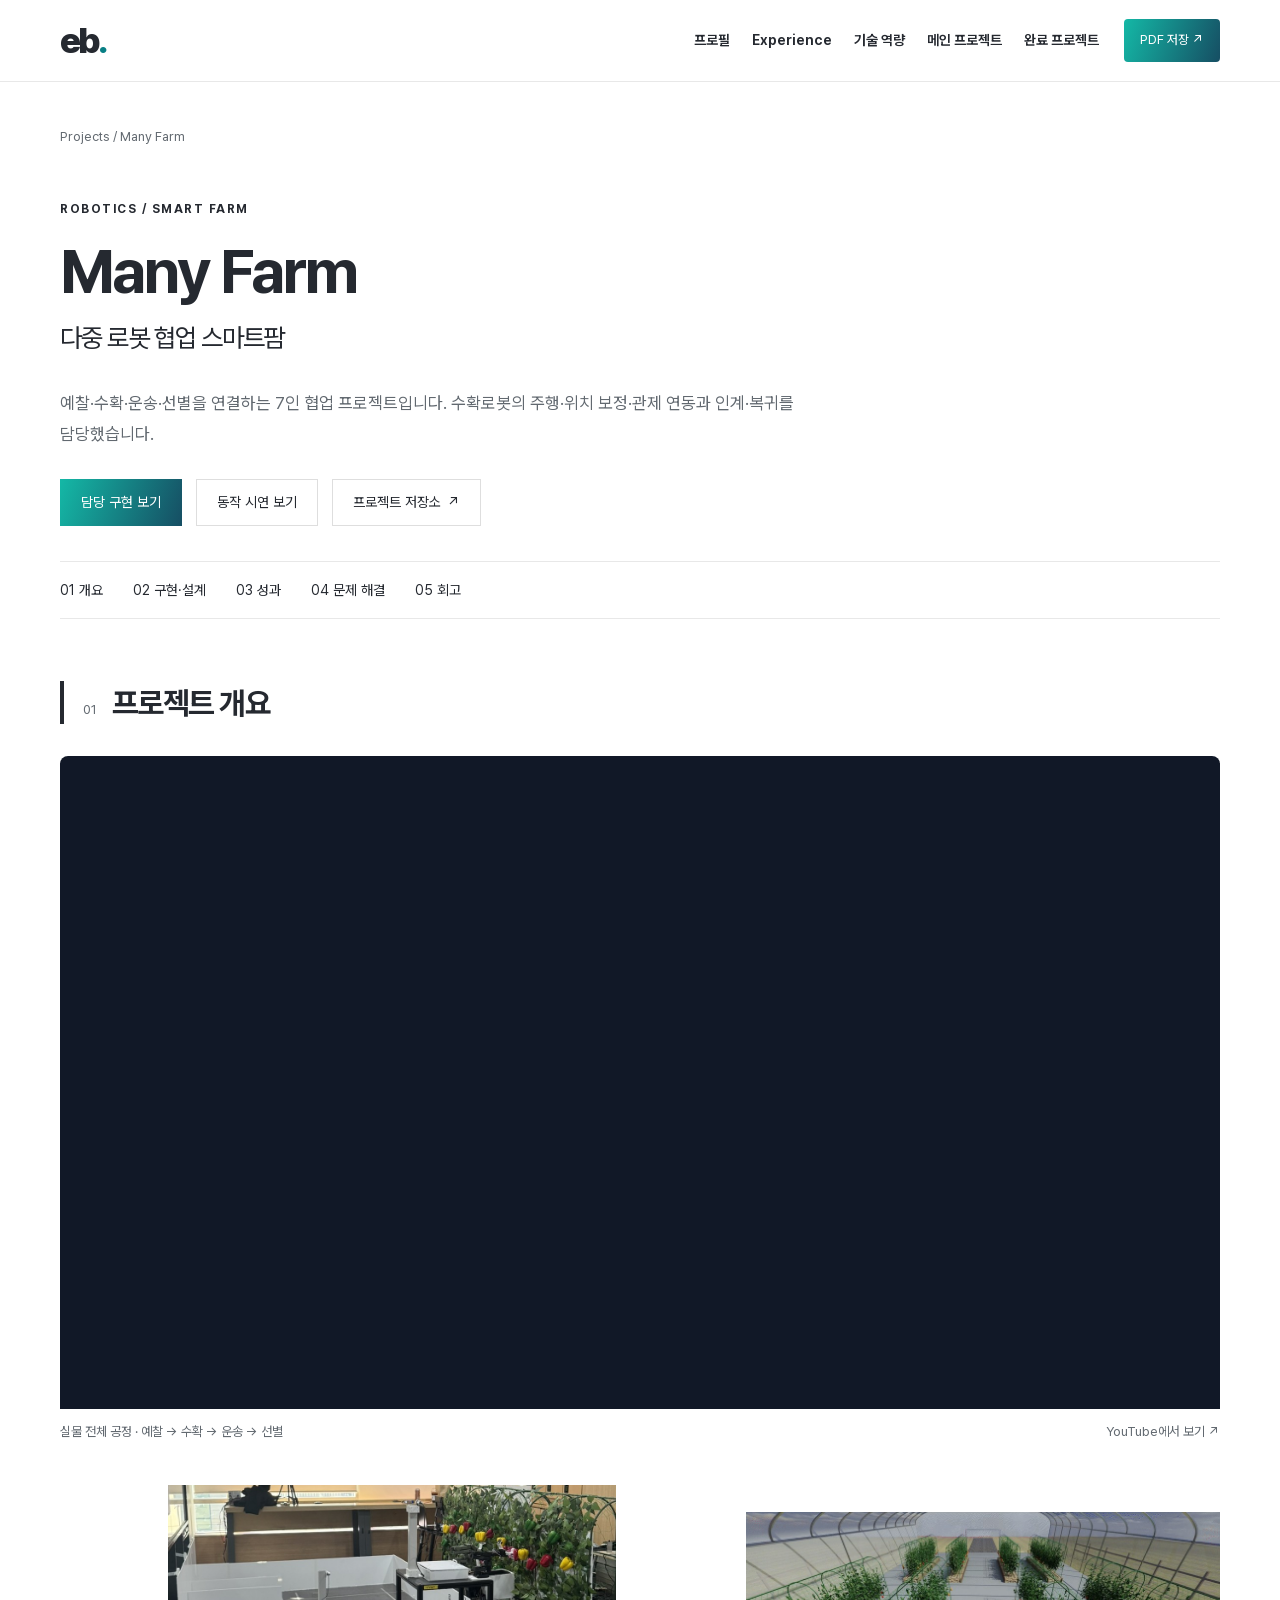
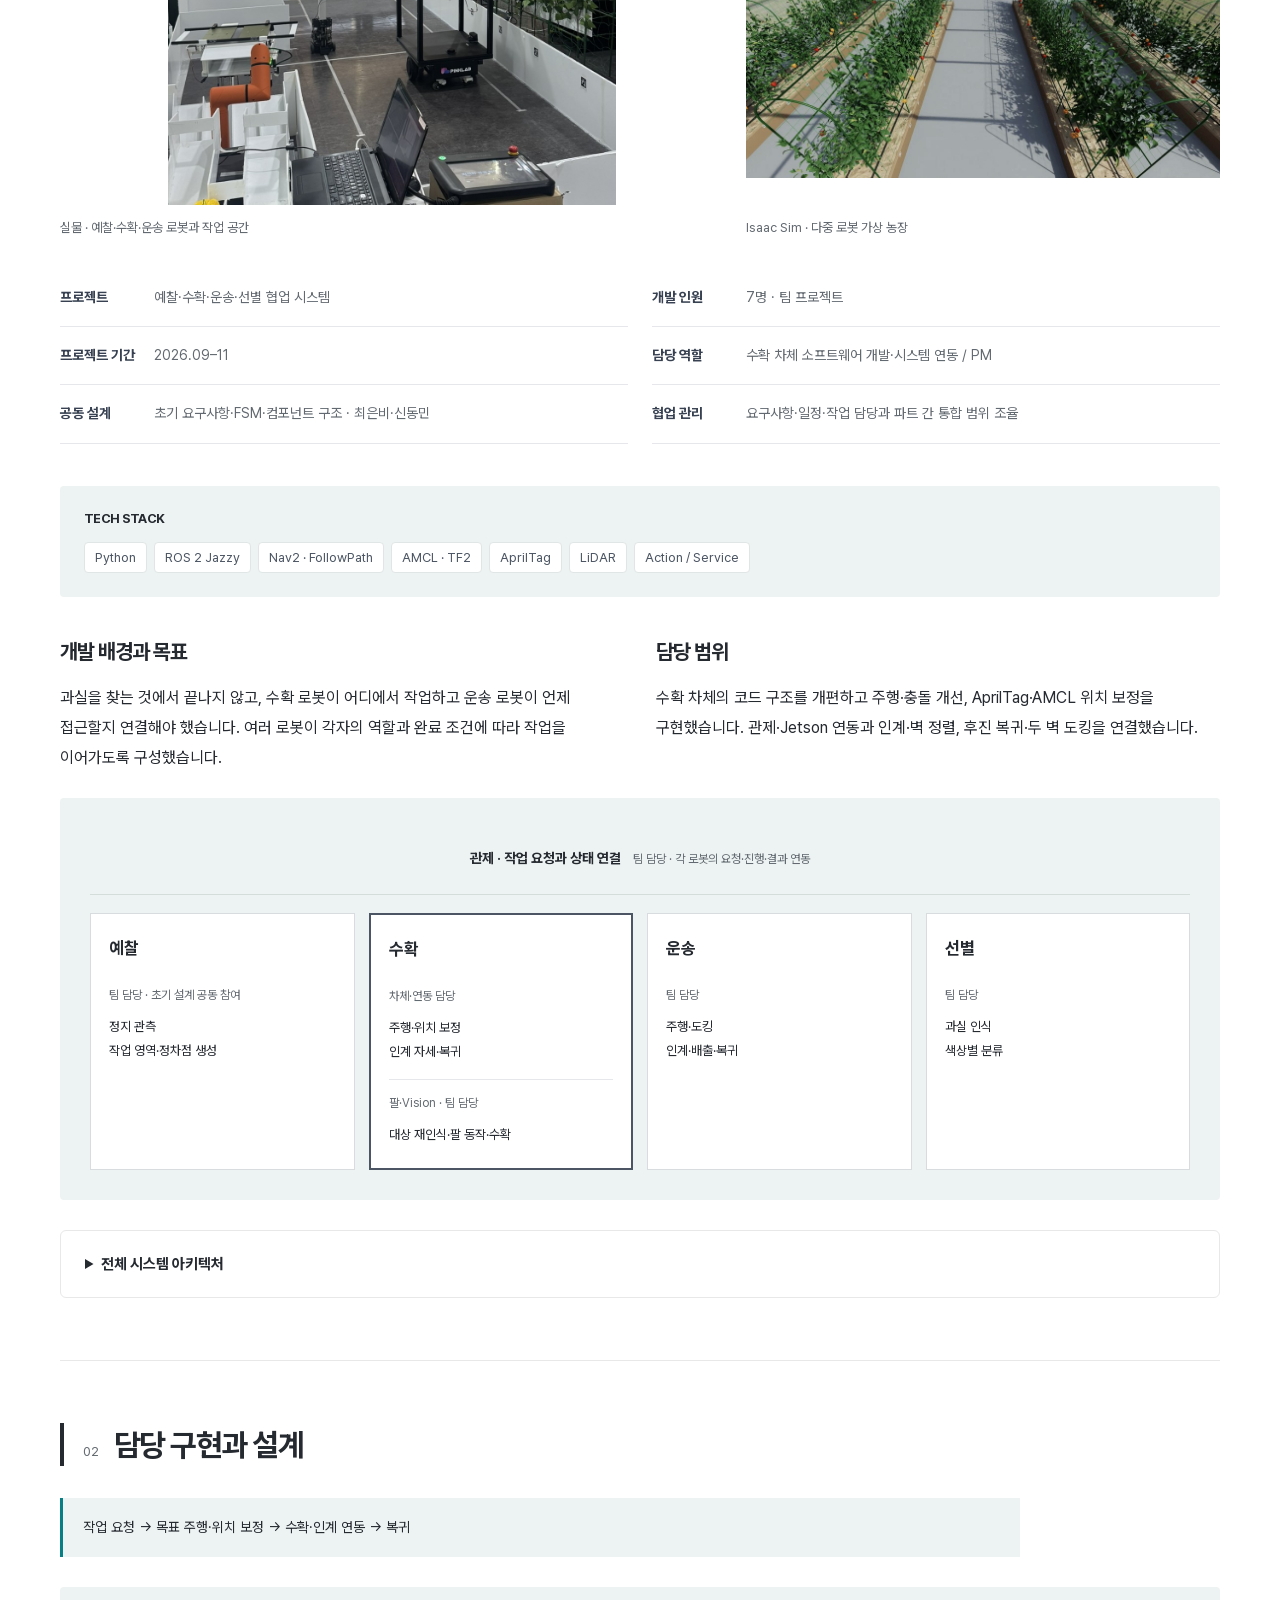
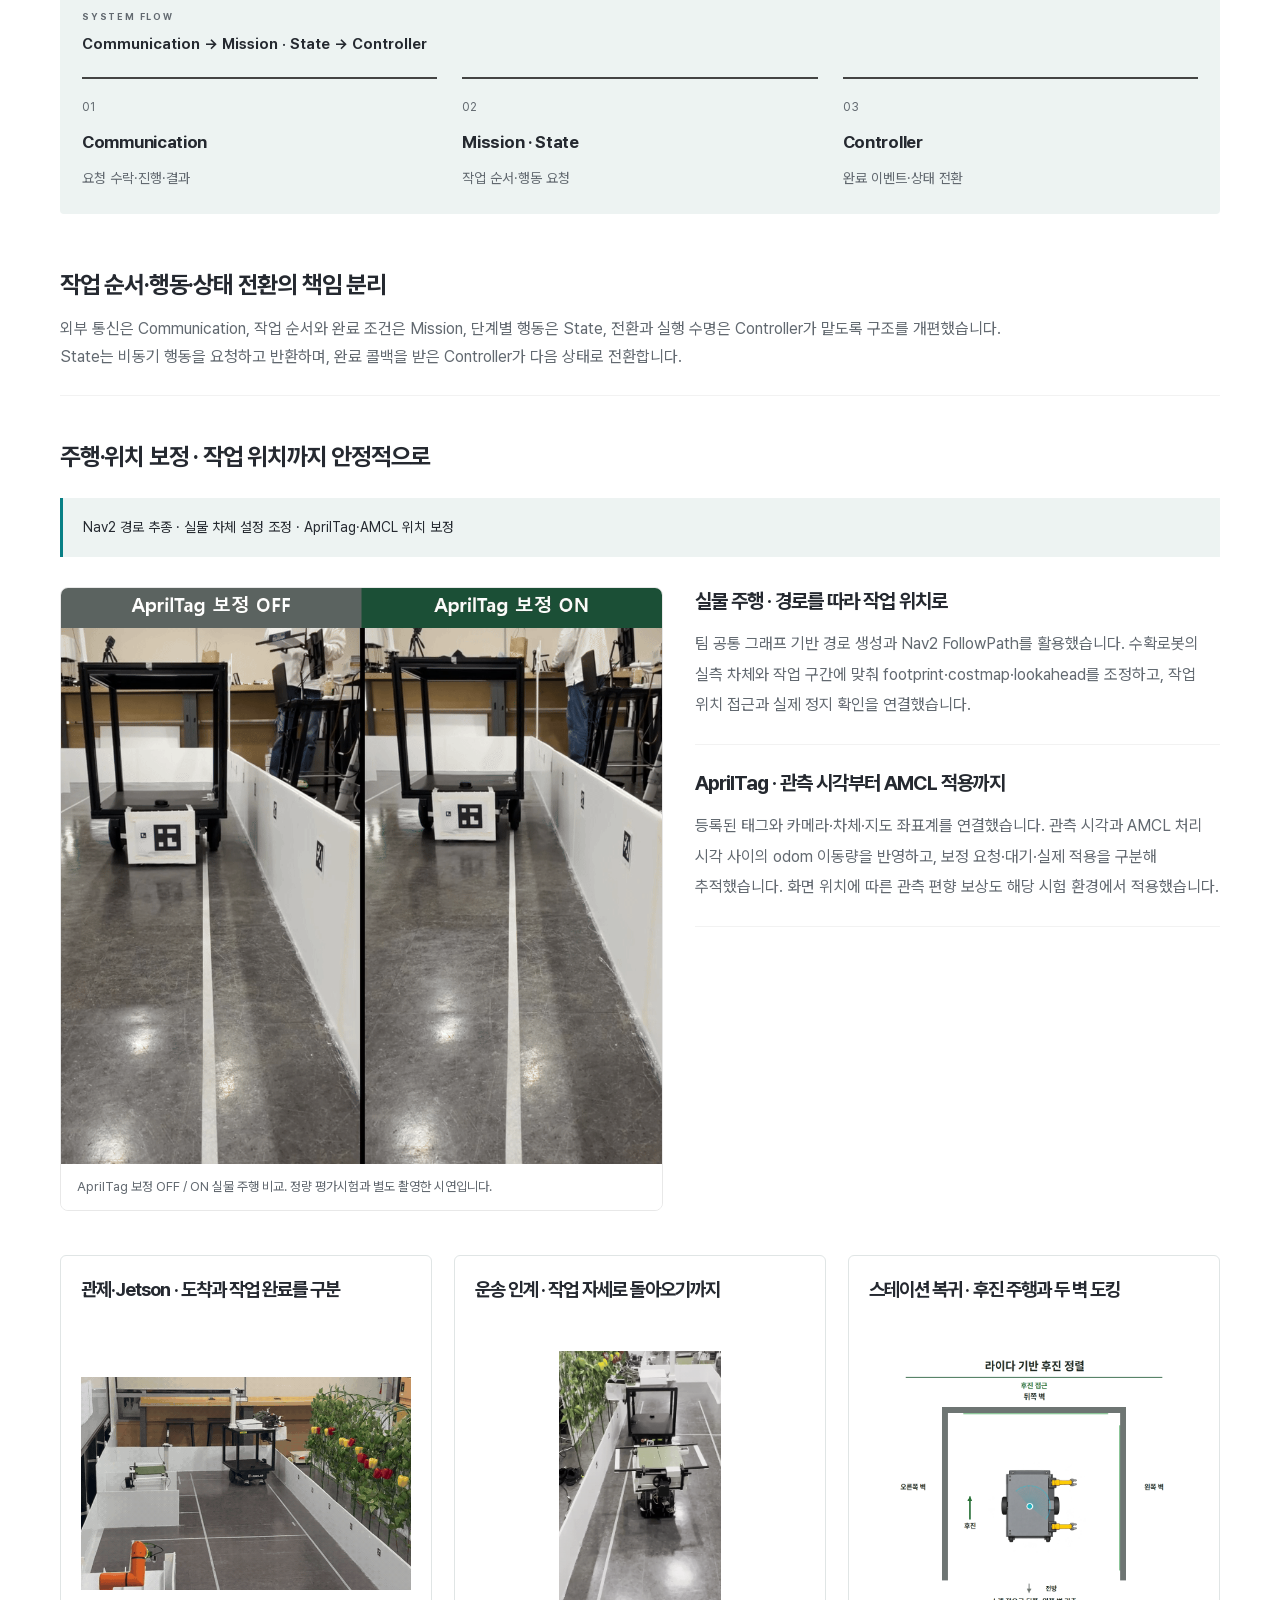
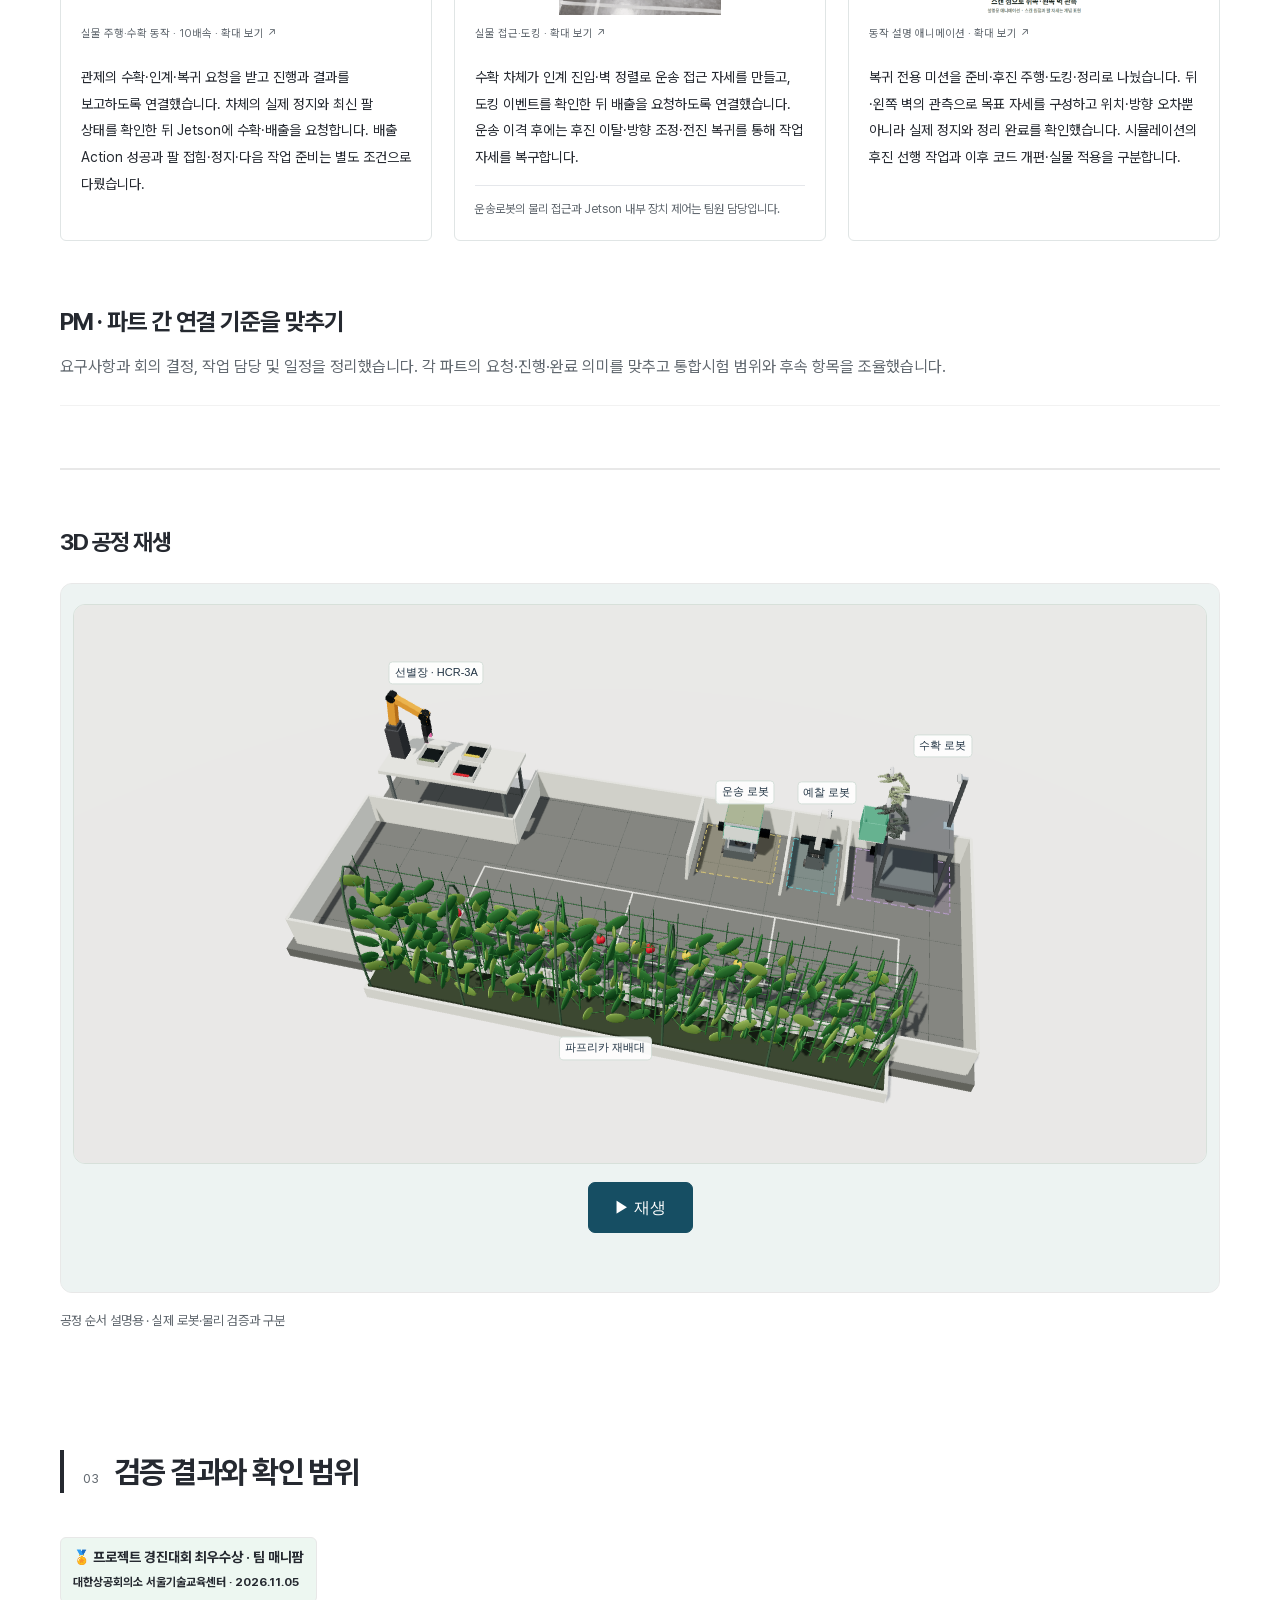
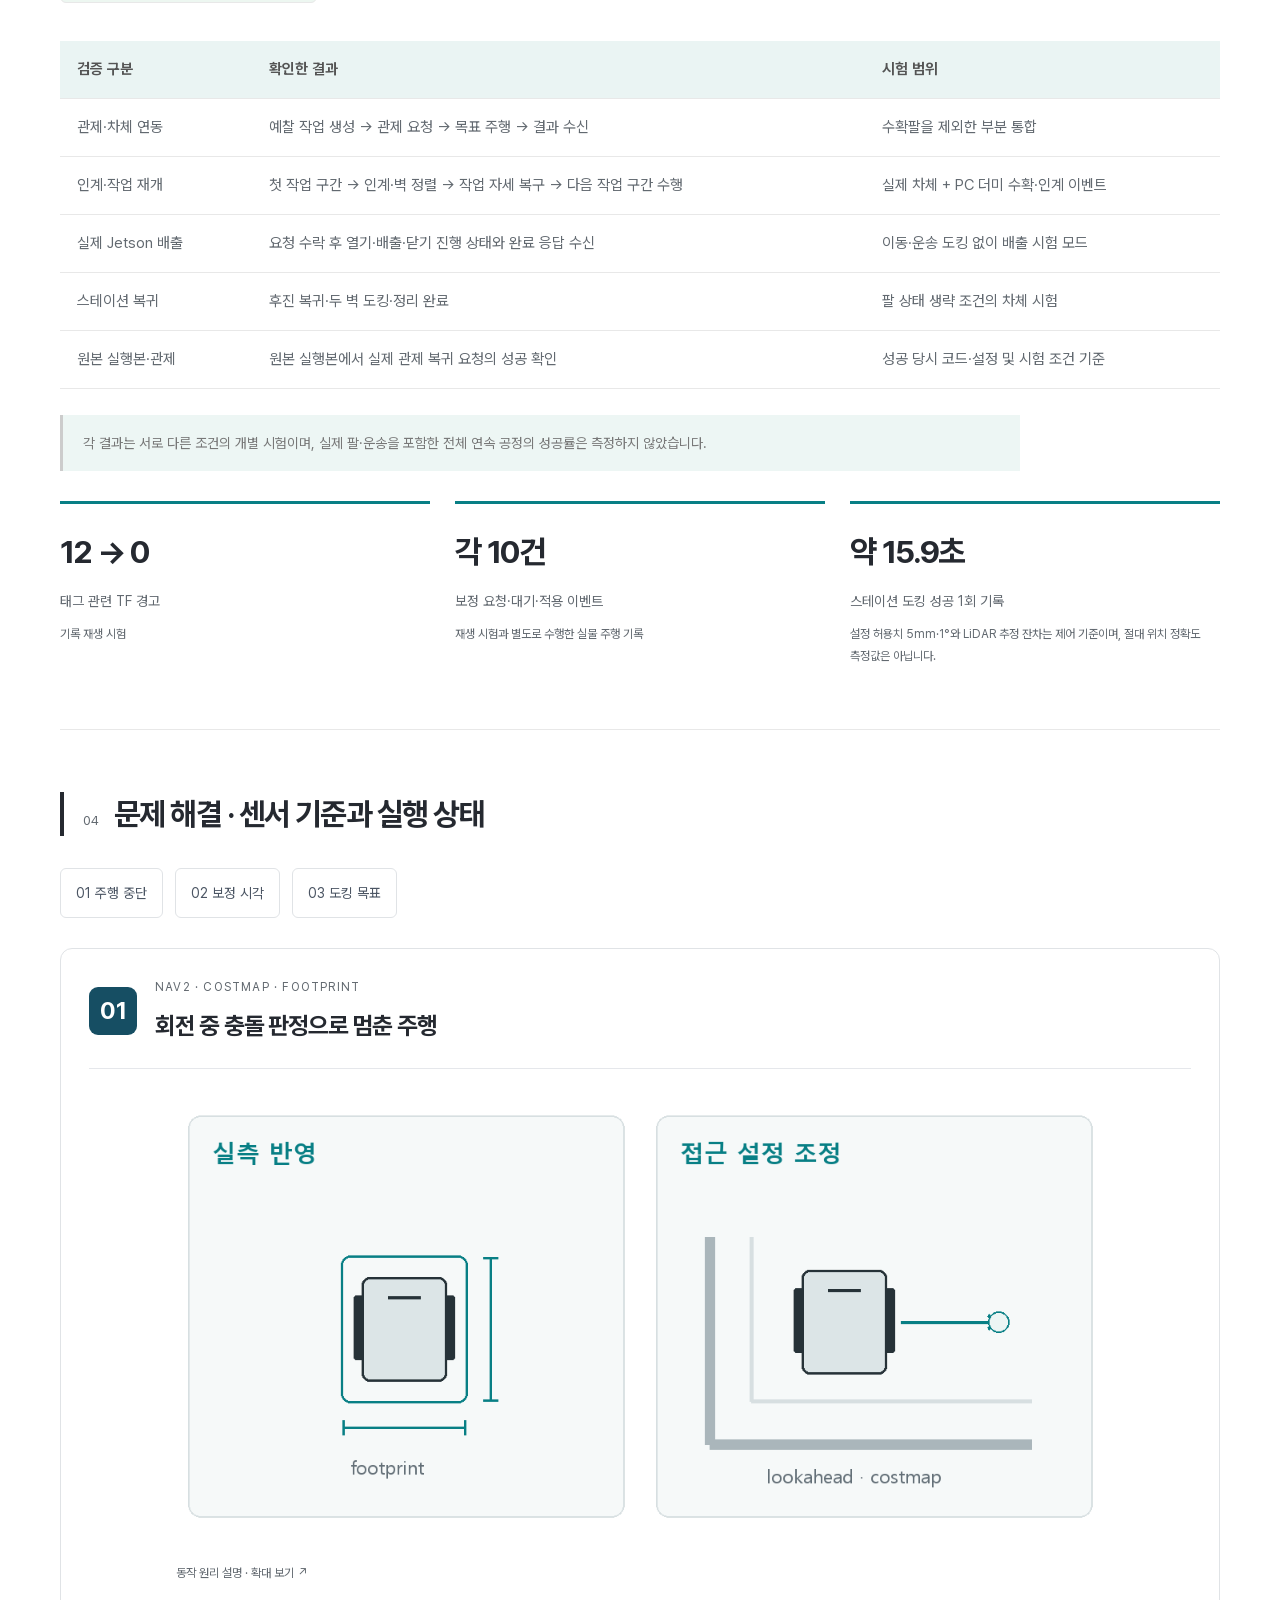
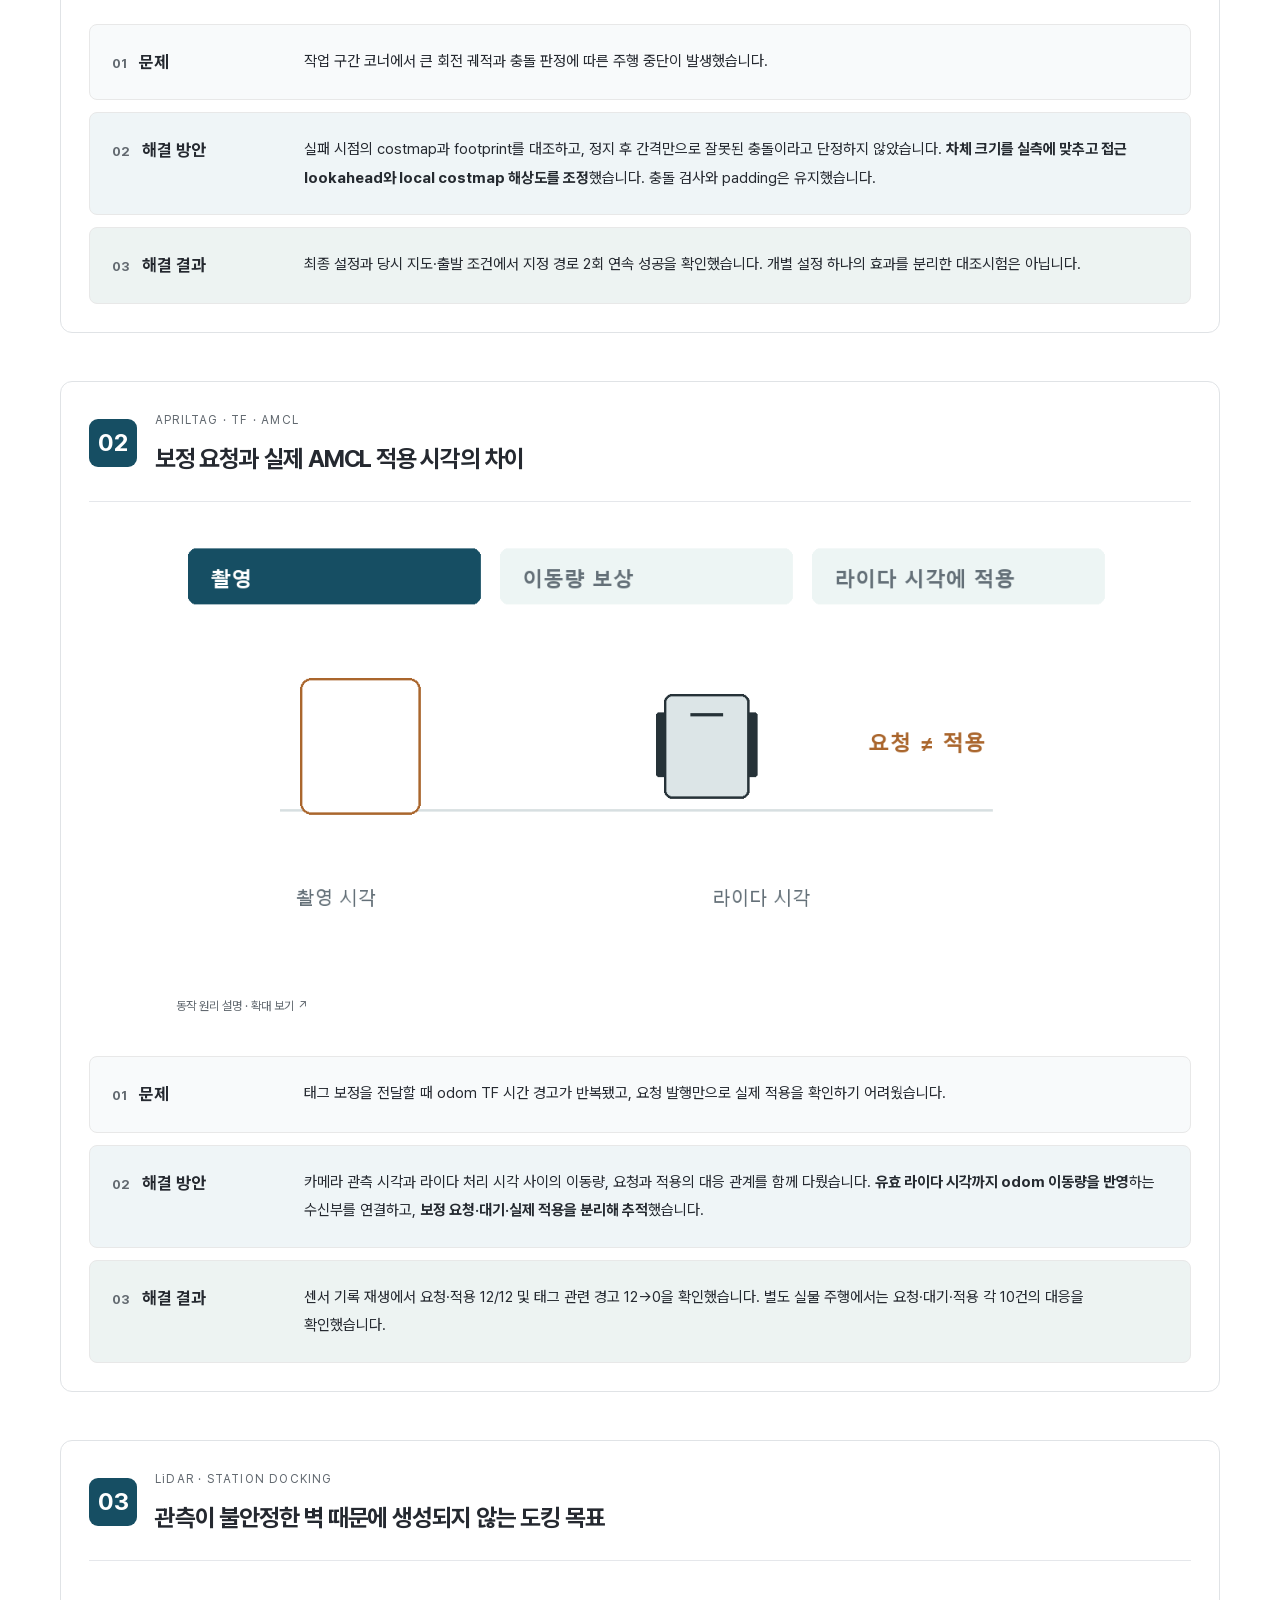
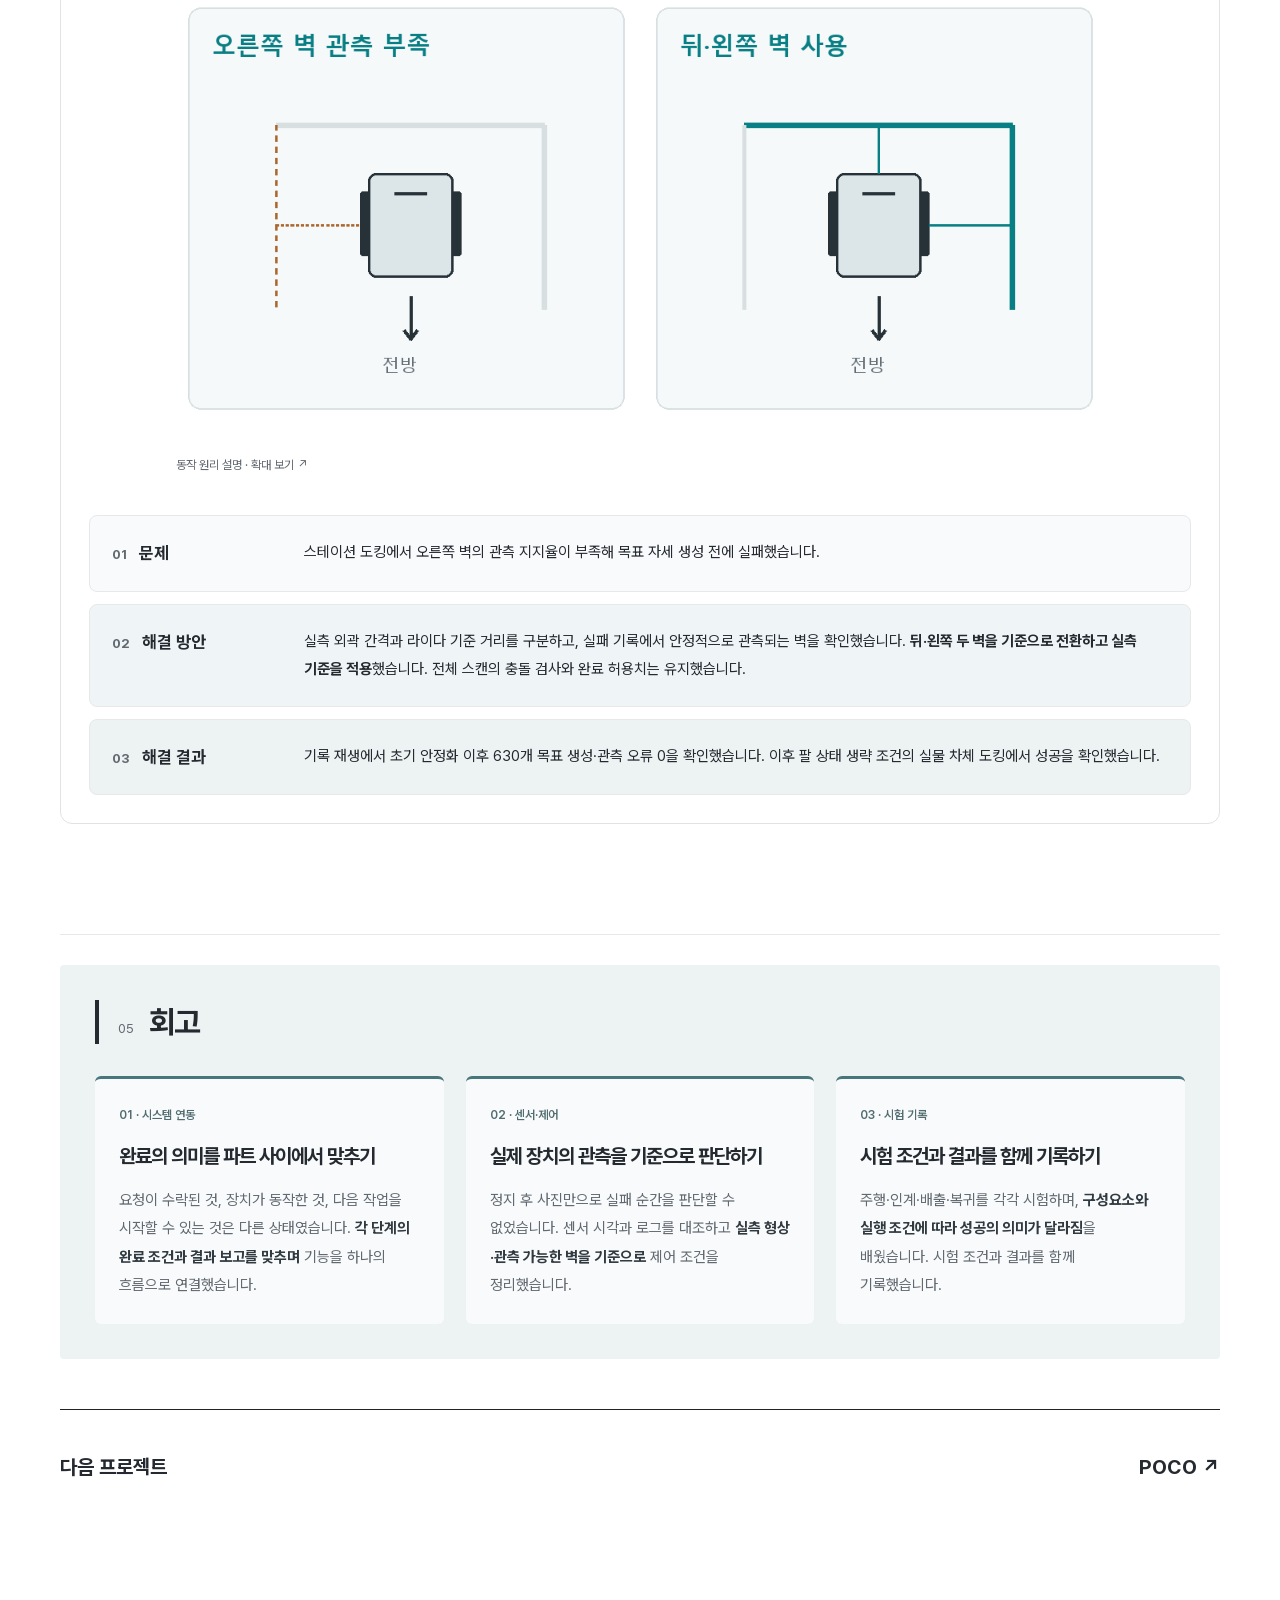
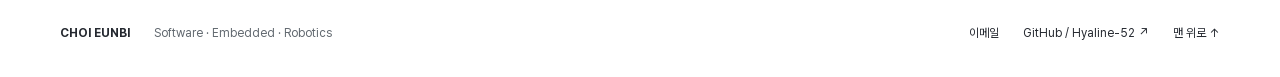
<file: manyfarm.html>
<!doctype html><html lang="ko"><head><meta charset="utf-8"><meta name="viewport" content="width=device-width,initial-scale=1"><meta name="description" content="최은비의 로봇·임베디드 시스템 통합 SW 포트폴리오"><title>ManyFarm · 최은비 포트폴리오</title><link rel="icon" href="assets/favicon.svg"><link rel="stylesheet" href="fonts.css"><link rel="stylesheet" href="style.css?v=gradient-light-dark-1"><link rel="stylesheet" href="reference-align.css?v=manyfarm-extras-86"></head><body id="top" class="portfolio-detail manyfarm-detail"><a class="skip" href="#main">본문으로 이동</a><header class="site-header"><a class="wordmark" href="index.html" aria-label="최은비 포트폴리오 홈">eb<span>.</span></a><nav aria-label="주 메뉴"><a href="index.html#about">프로필</a><a href="index.html#journey">Experience</a><a href="index.html#skills">기술 역량</a><a href="index.html#main-project">메인 프로젝트</a><a href="index.html#completed-projects">완료 프로젝트</a></nav><a class="print-button" href="print.html" target="_blank" rel="noopener">PDF 저장 <span aria-hidden="true">↗</span></a></header><main id="main"><section class="detail-hero wrap"><p class="breadcrumb"><a href="index.html#main-project">Projects</a> / Many Farm</p><p class="eyebrow">ROBOTICS / SMART FARM</p><h1>Many Farm</h1><h2>다중 로봇 협업 스마트팜</h2><p class="lead">예찰·수확·운송·선별을 연결하는 7인 협업 프로젝트입니다. 수확로봇의 주행·위치 보정·관제 연동과 인계·복귀를 담당했습니다.</p><div class="actions"><a class="button primary" href="#implementation">담당 구현 보기</a><a class="button" href="#full-demo">동작 시연 보기</a><a class="button" href="https://github.com/Hyaline-52/MANYFARM-Robot-Integration" target="_blank" rel="noopener noreferrer">프로젝트 저장소 <span aria-hidden="true">↗</span></a></div></section><nav class="section-nav" aria-label="프로젝트 목차"><div class="wrap"><a href="#overview">01 개요</a><a href="#implementation">02 구현·설계</a><a href="#results">03 성과</a><a href="#troubleshooting">04 문제 해결</a><a href="#reflection">05 회고</a></div></nav><div class="wrap detail-content"><section class="detail-section" id="overview"><div class="section-title"><span>01</span><h2>프로젝트 개요</h2></div><figure class="photo full-process-video" id="full-demo"><iframe src="https://www.youtube-nocookie.com/embed/QnZV3Ov38Vo" title="MANYFARM 다중 로봇 협업 스마트팜 전체 공정 시연" allow="accelerometer; autoplay; clipboard-write; encrypted-media; gyroscope; picture-in-picture; web-share" referrerpolicy="strict-origin-when-cross-origin" allowfullscreen></iframe><figcaption><span>실물 전체 공정 · 예찰 → 수확 → 운송 → 선별</span><a href="https://youtu.be/QnZV3Ov38Vo" target="_blank" rel="noopener noreferrer">YouTube에서 보기 ↗</a></figcaption></figure><div class="scene-grid"><figure class="photo "><img src="assets/manyfarm-real.jpg" alt="ManyFarm 실물 팀 전체 구성" loading="lazy"><figcaption>실물 · 예찰·수확·운송 로봇과 작업 공간</figcaption></figure><figure class="photo "><img src="assets/manyfarm-farm.jpg" alt="Isaac Sim 가상 농장" loading="lazy"><figcaption>Isaac Sim · 다중 로봇 가상 농장</figcaption></figure></div><dl class="mf-project-facts">
<div><dt>프로젝트</dt><dd>예찰·수확·운송·선별 협업 시스템</dd></div><div><dt>개발 인원</dt><dd>7명 · 팀 프로젝트</dd></div>
<div><dt>프로젝트 기간</dt><dd>2026.09–11</dd></div><div><dt>담당 역할</dt><dd>수확 차체 소프트웨어 개발·시스템 연동 / PM</dd></div>
<div><dt>공동 설계</dt><dd>초기 요구사항·FSM·컴포넌트 구조 · 최은비·신동민</dd></div><div><dt>협업 관리</dt><dd>요구사항·일정·작업 담당과 파트 간 통합 범위 조율</dd></div>
</dl>
<div class="mf-tech-stack"><h3>TECH STACK</h3><ul class="tags"><li>Python</li><li>ROS 2 Jazzy</li><li>Nav2 · FollowPath</li><li>AMCL · TF2</li><li>AprilTag</li><li>LiDAR</li><li>Action / Service</li></ul></div>
<div class="mf-overview-context"><div><h3>개발 배경과 목표</h3><p>과실을 찾는 것에서 끝나지 않고, 수확 로봇이 어디에서 작업하고 운송 로봇이 언제 접근할지 연결해야 했습니다. 여러 로봇이 각자의 역할과 완료 조건에 따라 작업을 이어가도록 구성했습니다.</p></div><div><h3>담당 범위</h3><p>수확 차체의 코드 구조를 개편하고 주행·충돌 개선, AprilTag·AMCL 위치 보정을 구현했습니다. 관제·Jetson 연동과 인계·벽 정렬, 후진 복귀·두 벽 도킹을 연결했습니다.</p></div></div>
<div class="mf-system-map" role="group" aria-label="관제와 예찰·수확·운송·선별 시스템 구성"><div class="mf-control"><strong>관제 · 작업 요청과 상태 연결</strong><span>팀 담당 · 각 로봇의 요청·진행·결과 연동</span></div><div class="mf-processes">
<article><h4>예찰</h4><p class="mf-role">팀 담당 · 초기 설계 공동 참여</p><p>정지 관측<br>작업 영역·정차점 생성</p></article>
<article class="mf-harvest"><h4>수확</h4><div class="mf-own-scope"><p class="mf-role">차체·연동 담당</p><p>주행·위치 보정<br>인계 자세·복귀</p></div><div class="mf-team-scope"><p class="mf-role">팔·Vision · 팀 담당</p><p>대상 재인식·팔 동작·수확</p></div></article>
<article><h4>운송</h4><p class="mf-role">팀 담당</p><p>주행·도킹<br>인계·배출·복귀</p></article>
<article><h4>선별</h4><p class="mf-role">팀 담당</p><p>과실 인식<br>색상별 분류</p></article>
</div></div><details class="mf-architecture"><summary>전체 시스템 아키텍처</summary><figure><a href="assets/manyfarm/architecture.png" target="_blank" rel="noopener" aria-label="전체 시스템 아키텍처 확대 보기"><img src="assets/manyfarm/architecture.png" alt="웹 관제와 FastAPI 서버, 공통 ROS 2 인터페이스로 연결된 실물 로봇과 Isaac Sim 구성" width="1536" height="1024" loading="lazy"></a><figcaption>웹 관제 · 공통 ROS 2 인터페이스 · 실물·시뮬레이션 구성 <a href="assets/manyfarm/architecture.png" target="_blank" rel="noopener">확대 보기 ↗</a></figcaption></figure></details></section><section class="detail-section" id="implementation"><div class="section-title"><span>02</span><h2>담당 구현과 설계</h2></div><p class="mf-implementation-summary">작업 요청 → 목표 주행·위치 보정 → 수확·인계 연동 → 복귀</p><figure class="flow"><div class="flow-heading"><span>SYSTEM FLOW</span><strong>Communication → Mission · State → Controller</strong></div><ol><li class="owned"><span class="step-no">01</span><div class="step-copy"><strong>Communication</strong><span>요청 수락·진행·결과</span></div></li><li class="owned"><span class="step-no">02</span><div class="step-copy"><strong>Mission · State</strong><span>작업 순서·행동 요청</span></div></li><li class="owned"><span class="step-no">03</span><div class="step-copy"><strong>Controller</strong><span>완료 이벤트·상태 전환</span></div></li></ol></figure><article class="implementation"><h3>작업 순서·행동·상태 전환의 책임 분리</h3><p>외부 통신은 Communication, 작업 순서와 완료 조건은 Mission, 단계별 행동은 State, 전환과 실행 수명은 Controller가 맡도록 구조를 개편했습니다. State는 비동기 행동을 요청하고 반환하며, 완료 콜백을 받은 Controller가 다음 상태로 전환합니다.</p></article><div id="navigation" class="mf-navigation-block"><h3>주행·위치 보정 · 작업 위치까지 안정적으로</h3><p class="mf-implementation-summary">Nav2 경로 추종 · 실물 차체 설정 조정 · AprilTag·AMCL 위치 보정</p><div class="mf-navigation-content"><figure class="video-feature" id="demo"><img id="apriltag-demo" src="assets/manyfarm/apriltag-compare-labeled.gif" alt="AprilTag 보정 OFF와 ON 실물 주행 비교" width="960" height="920" loading="lazy" style="display:block;width:100%;height:auto;object-fit:contain;scroll-margin-top:100px"><figcaption>AprilTag 보정 OFF / ON 실물 주행 비교. 정량 평가시험과 별도 촬영한 시연입니다.</figcaption></figure><div class="mf-navigation-details"><article class="implementation"><h3>실물 주행 · 경로를 따라 작업 위치로</h3><p>팀 공통 그래프 기반 경로 생성과 Nav2 FollowPath를 활용했습니다. 수확로봇의 실측 차체와 작업 구간에 맞춰 footprint·costmap·lookahead를 조정하고, 작업 위치 접근과 실제 정지 확인을 연결했습니다.</p></article><article class="implementation"><h3>AprilTag · 관측 시각부터 AMCL 적용까지</h3><p>등록된 태그와 카메라·차체·지도 좌표계를 연결했습니다. 관측 시각과 AMCL 처리 시각 사이의 odom 이동량을 반영하고, 보정 요청·대기·실제 적용을 구분해 추적했습니다. 화면 위치에 따른 관측 편향 보상도 해당 시험 환경에서 적용했습니다.</p></article></div></div></div><div id="integration" class="anchor"></div><div class="mf-motion-cards"><article class="mf-motion-card"><h3>관제·Jetson · 도착과 작업 완료를 구분</h3><figure><a href="assets/manyfarm/harvest-real-10x.gif" target="_blank" rel="noopener"><img src="assets/manyfarm/harvest-real-10x.gif" alt="수확로봇 실물 주행 및 수확 동작 10배속" loading="lazy" width="1200" height="960"></a><figcaption>실물 주행·수확 동작 · 10배속 · 확대 보기 ↗</figcaption></figure><p>관제의 수확·인계·복귀 요청을 받고 진행과 결과를 보고하도록 연결했습니다. 차체의 실제 정지와 최신 팔 상태를 확인한 뒤 Jetson에 수확·배출을 요청합니다. 배출 Action 성공과 팔 접힘·정지·다음 작업 준비는 별도 조건으로 다뤘습니다.</p></article><article class="mf-motion-card"><h3>운송 인계 · 작업 자세로 돌아오기까지</h3><figure><a href="assets/manyfarm/docking-real.gif" target="_blank" rel="noopener"><img src="assets/manyfarm/docking-real.gif" alt="수확로봇과 운송로봇의 실물 접근 및 도킹" loading="lazy" width="1200" height="960"></a><figcaption>실물 접근·도킹 · 확대 보기 ↗</figcaption></figure><p>수확 차체가 인계 진입·벽 정렬로 운송 접근 자세를 만들고, 도킹 이벤트를 확인한 뒤 배출을 요청하도록 연결했습니다. 운송 이격 후에는 후진 이탈·방향 조정·전진 복귀를 통해 작업 자세를 복구합니다.</p><p class="mf-motion-note">운송로봇의 물리 접근과 Jetson 내부 장치 제어는 팀원 담당입니다.</p></article><article class="mf-motion-card"><h3>스테이션 복귀 · 후진 주행과 두 벽 도킹</h3><figure><a href="assets/manyfarm/return-explainer.gif" target="_blank" rel="noopener"><img src="assets/manyfarm/return-explainer.gif" alt="LiDAR 기반 후진 정렬 동작 설명" loading="lazy" width="1200" height="960"></a><figcaption>동작 설명 애니메이션 · 확대 보기 ↗</figcaption></figure><p>복귀 전용 미션을 준비·후진 주행·도킹·정리로 나눴습니다. 뒤·왼쪽 벽의 관측으로 목표 자세를 구성하고 위치·방향 오차뿐 아니라 실제 정지와 정리 완료를 확인했습니다. 시뮬레이션의 후진 선행 작업과 이후 코드 개편·실물 적용을 구분합니다.</p></article></div><article class="implementation"><h3>PM · 파트 간 연결 기준을 맞추기</h3><p>요구사항과 회의 결정, 작업 담당 및 일정을 정리했습니다. 각 파트의 요청·진행·완료 의미를 맞추고 통합시험 범위와 후속 항목을 조율했습니다.</p></article></section><section class="mf-simulation" id="simulation" aria-labelledby="simulation-title"><h3 id="simulation-title">3D 공정 재생</h3><iframe src="manyfarm-3d/index.html" title="ManyFarm 3D 공정 재생" loading="lazy"></iframe><p>공정 순서 설명용 · 실제 로봇·물리 검증과 구분</p></section><section class="detail-section" id="results"><div class="section-title"><span>03</span><h2>검증 결과와 확인 범위</h2></div><p class="award">🏅 프로젝트 경진대회 최우수상 · 팀 매니팜<br><small>대한상공회의소 서울기술교육센터 · 2026.11.05</small></p><div class="table-scroll"><table><thead><tr><th scope="col">검증 구분</th><th scope="col">확인한 결과</th><th scope="col">시험 범위</th></tr></thead><tbody><tr><td>관제·차체 연동</td><td>예찰 작업 생성 → 관제 요청 → 목표 주행 → 결과 수신</td><td>수확팔을 제외한 부분 통합</td></tr><tr><td>인계·작업 재개</td><td>첫 작업 구간 → 인계·벽 정렬 → 작업 자세 복구 → 다음 작업 구간 수행</td><td>실제 차체 + PC 더미 수확·인계 이벤트</td></tr><tr><td>실제 Jetson 배출</td><td>요청 수락 후 열기·배출·닫기 진행 상태와 완료 응답 수신</td><td>이동·운송 도킹 없이 배출 시험 모드</td></tr><tr><td>스테이션 복귀</td><td>후진 복귀·두 벽 도킹·정리 완료</td><td>팔 상태 생략 조건의 차체 시험</td></tr><tr><td>원본 실행본·관제</td><td>원본 실행본에서 실제 관제 복귀 요청의 성공 확인</td><td>성공 당시 코드·설정 및 시험 조건 기준</td></tr></tbody></table></div><p class="scope-note">각 결과는 서로 다른 조건의 개별 시험이며, 실제 팔·운송을 포함한 전체 연속 공정의 성공률은 측정하지 않았습니다.</p><div class="result-strip mf-test-metrics"><div><strong>12 → 0</strong><span>태그 관련 TF 경고</span><p>기록 재생 시험</p></div><div><strong>각 10건</strong><span>보정 요청·대기·적용 이벤트</span><p>재생 시험과 별도로 수행한 실물 주행 기록</p></div><div><strong>약 15.9초</strong><span>스테이션 도킹 성공 1회 기록</span><p>설정 허용치 5mm·1°와 LiDAR 추정 잔차는 제어 기준이며, 절대 위치 정확도 측정값은 아닙니다.</p></div></div></section><section class="detail-section" id="troubleshooting"><div class="section-title"><span>04</span><h2>문제 해결 · 센서 기준과 실행 상태</h2></div><nav class="mf-issue-nav" aria-label="문제 해결 사례"><a href="#mf-issue-1">01 주행 중단</a><a href="#mf-issue-2">02 보정 시각</a><a href="#mf-issue-3">03 도킹 목표</a></nav><article class="mf-issue-card" id="mf-issue-1"><header><span class="mf-issue-number">01</span><div><p class="mf-issue-tech">NAV2 · COSTMAP · FOOTPRINT</p><h3>회전 중 충돌 판정으로 멈춘 주행</h3></div></header><figure class="mf-issue-visual"><a href="assets/manyfarm/01-navigation-simple.png" target="_blank" rel="noopener"><img src="assets/manyfarm/01-navigation-simple.png" alt="차체 실측 반영과 접근 설정 조정" width="1200" height="560" loading="lazy"></a><figcaption>동작 원리 설명 · 확대 보기 ↗</figcaption></figure><div class="mf-issue-step"><h4><span>01</span>문제</h4><p>작업 구간 코너에서 큰 회전 궤적과 충돌 판정에 따른 주행 중단이 발생했습니다.</p></div><div class="mf-issue-step"><h4><span>02</span>해결 방안</h4><p>실패 시점의 costmap과 footprint를 대조하고, 정지 후 간격만으로 잘못된 충돌이라고 단정하지 않았습니다. <strong>차체 크기를 실측에 맞추고 접근 lookahead와 local costmap 해상도를 조정</strong>했습니다. 충돌 검사와 padding은 유지했습니다.</p></div><div class="mf-issue-step"><h4><span>03</span>해결 결과</h4><p>최종 설정과 당시 지도·출발 조건에서 지정 경로 2회 연속 성공을 확인했습니다. 개별 설정 하나의 효과를 분리한 대조시험은 아닙니다.</p></div></article><article class="mf-issue-card" id="mf-issue-2"><header><span class="mf-issue-number">02</span><div><p class="mf-issue-tech">APRILTAG · TF · AMCL</p><h3>보정 요청과 실제 AMCL 적용 시각의 차이</h3></div></header><figure class="mf-issue-visual"><a href="assets/manyfarm/02-time-alignment-simple.gif" target="_blank" rel="noopener"><img src="assets/manyfarm/02-time-alignment-simple.gif" alt="촬영 시각에서 라이다 시각까지 이동량을 보상하고 적용하는 과정" width="1200" height="560" loading="lazy"></a><figcaption>동작 원리 설명 · 확대 보기 ↗</figcaption></figure><div class="mf-issue-step"><h4><span>01</span>문제</h4><p>태그 보정을 전달할 때 odom TF 시간 경고가 반복됐고, 요청 발행만으로 실제 적용을 확인하기 어려웠습니다.</p></div><div class="mf-issue-step"><h4><span>02</span>해결 방안</h4><p>카메라 관측 시각과 라이다 처리 시각 사이의 이동량, 요청과 적용의 대응 관계를 함께 다뤘습니다. <strong>유효 라이다 시각까지 odom 이동량을 반영</strong>하는 수신부를 연결하고, <strong>보정 요청·대기·실제 적용을 분리해 추적</strong>했습니다.</p></div><div class="mf-issue-step"><h4><span>03</span>해결 결과</h4><p>센서 기록 재생에서 요청·적용 12/12 및 태그 관련 경고 12→0을 확인했습니다. 별도 실물 주행에서는 요청·대기·적용 각 10건의 대응을 확인했습니다.</p></div></article><article class="mf-issue-card" id="mf-issue-3"><header><span class="mf-issue-number">03</span><div><p class="mf-issue-tech">LiDAR · STATION DOCKING</p><h3>관측이 불안정한 벽 때문에 생성되지 않는 도킹 목표</h3></div></header><figure class="mf-issue-visual"><a href="assets/manyfarm/03-docking-simple.png" target="_blank" rel="noopener"><img src="assets/manyfarm/03-docking-simple.png" alt="로봇 기준 오른쪽 벽 관측 부족에서 뒤·왼쪽 벽 사용으로 전환" width="1200" height="560" loading="lazy"></a><figcaption>동작 원리 설명 · 확대 보기 ↗</figcaption></figure><div class="mf-issue-step"><h4><span>01</span>문제</h4><p>스테이션 도킹에서 오른쪽 벽의 관측 지지율이 부족해 목표 자세 생성 전에 실패했습니다.</p></div><div class="mf-issue-step"><h4><span>02</span>해결 방안</h4><p>실측 외곽 간격과 라이다 기준 거리를 구분하고, 실패 기록에서 안정적으로 관측되는 벽을 확인했습니다. <strong>뒤·왼쪽 두 벽을 기준으로 전환하고 실측 기준을 적용</strong>했습니다. 전체 스캔의 충돌 검사와 완료 허용치는 유지했습니다.</p></div><div class="mf-issue-step"><h4><span>03</span>해결 결과</h4><p>기록 재생에서 초기 안정화 이후 630개 목표 생성·관측 오류 0을 확인했습니다. 이후 팔 상태 생략 조건의 실물 차체 도킹에서 성공을 확인했습니다.</p></div></article></section><section class="detail-section mf-reflection" id="reflection"><div class="section-title"><span>05</span><h2>회고</h2></div><div class="mf-reflection-cards">
<article><p class="mf-reflection-label">01 · 시스템 연동</p><h3>완료의 의미를 파트 사이에서 맞추기</h3><p>요청이 수락된 것, 장치가 동작한 것, 다음 작업을 시작할 수 있는 것은 다른 상태였습니다. <strong>각 단계의 완료 조건과 결과 보고를 맞추며</strong> 기능을 하나의 흐름으로 연결했습니다.</p></article>
<article><p class="mf-reflection-label">02 · 센서·제어</p><h3>실제 장치의 관측을 기준으로 판단하기</h3><p>정지 후 사진만으로 실패 순간을 판단할 수 없었습니다. 센서 시각과 로그를 대조하고 <strong>실측 형상·관측 가능한 벽을 기준으로</strong> 제어 조건을 정리했습니다.</p></article>
<article><p class="mf-reflection-label">03 · 시험 기록</p><h3>시험 조건과 결과를 함께 기록하기</h3><p>주행·인계·배출·복귀를 각각 시험하며, <strong>구성요소와 실행 조건에 따라 성공의 의미가 달라짐</strong>을 배웠습니다. 시험 조건과 결과를 함께 기록했습니다.</p></article>
</div></section><a class="next-project" href="poco.html"><span>다음 프로젝트</span><span>POCO <span aria-hidden="true">↗</span></span></a></div></main><footer class="wrap footer mf-footer"><a class="mf-footer-name" href="index.html">CHOI EUNBI</a><p>Software · Embedded · Robotics</p><nav aria-label="푸터 링크"><a href="mailto:eunbi52robot@gmail.com">이메일</a><a href="https://github.com/Hyaline-52" target="_blank" rel="noopener">GitHub / Hyaline-52 <span aria-hidden="true">↗</span></a><a href="#top">맨 위로 <span aria-hidden="true">↑</span></a></nav></footer><script src="app.js"></script></body></html>
</file>
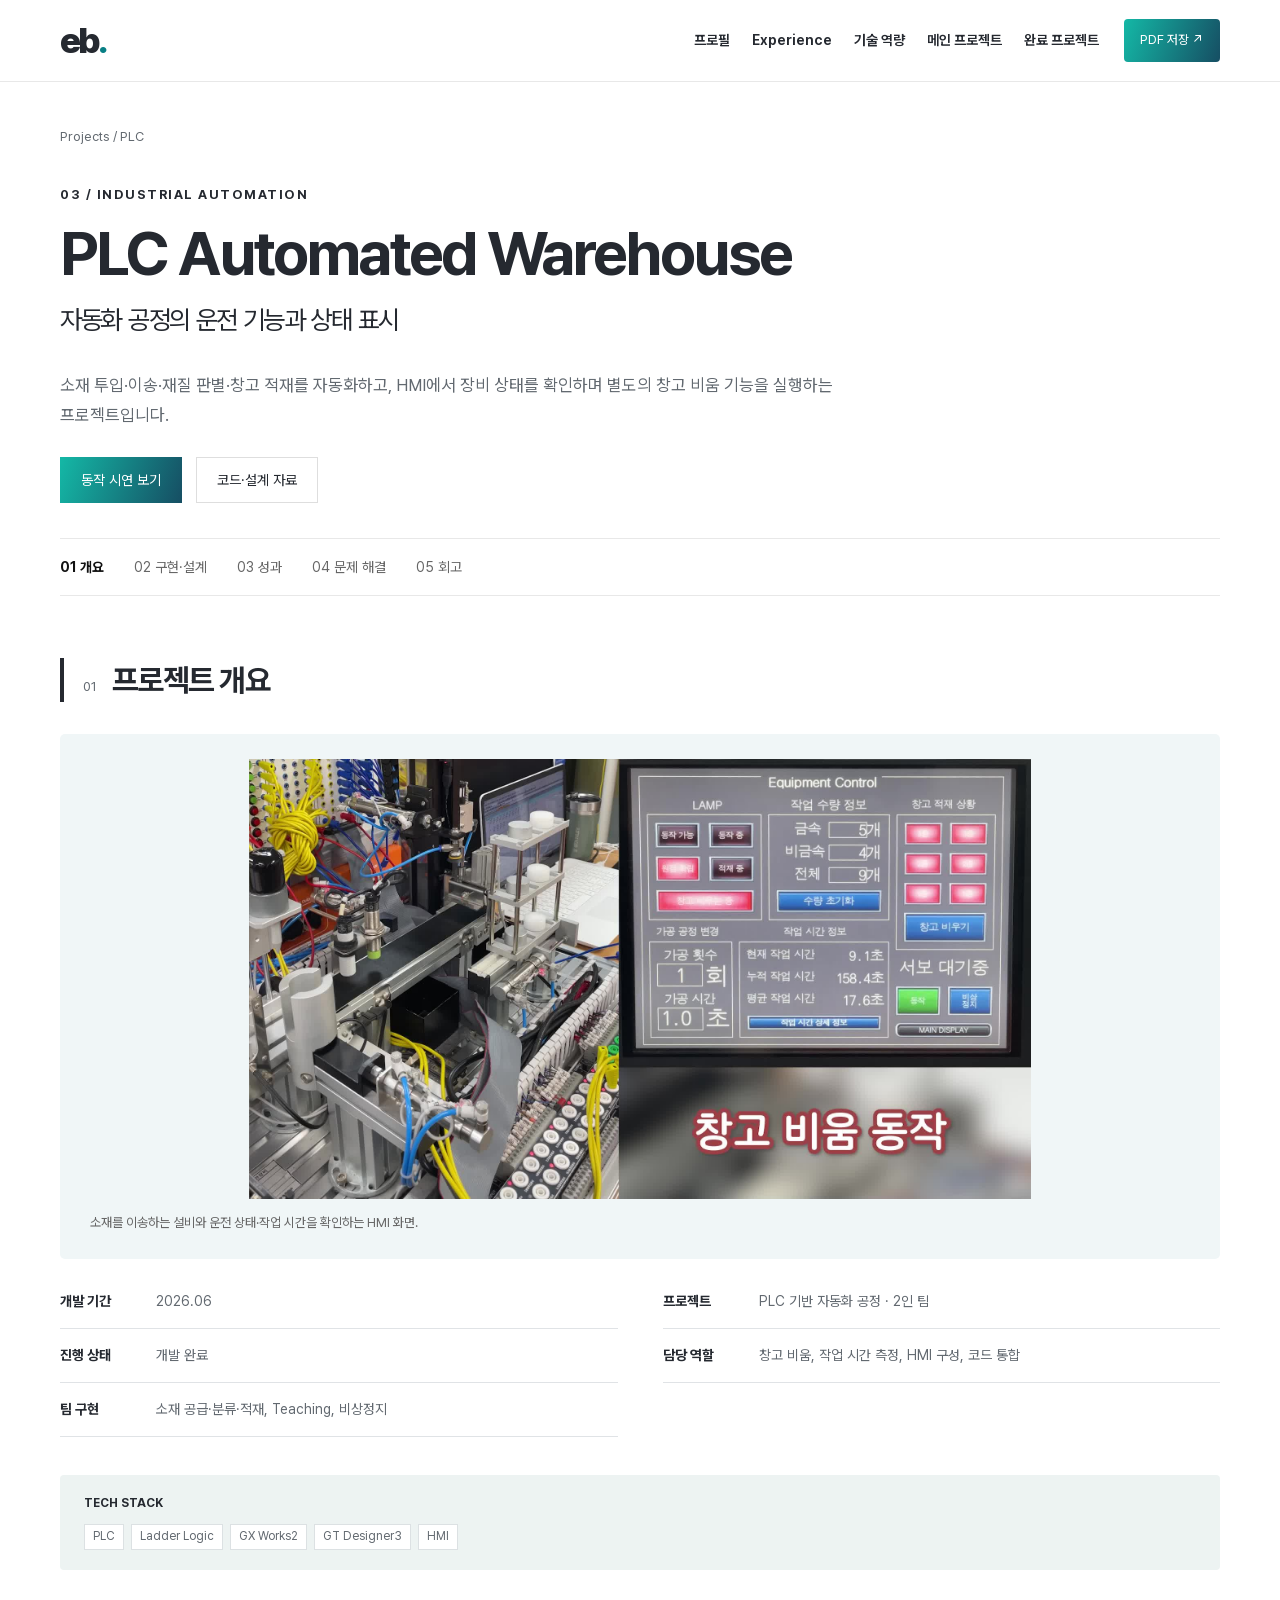
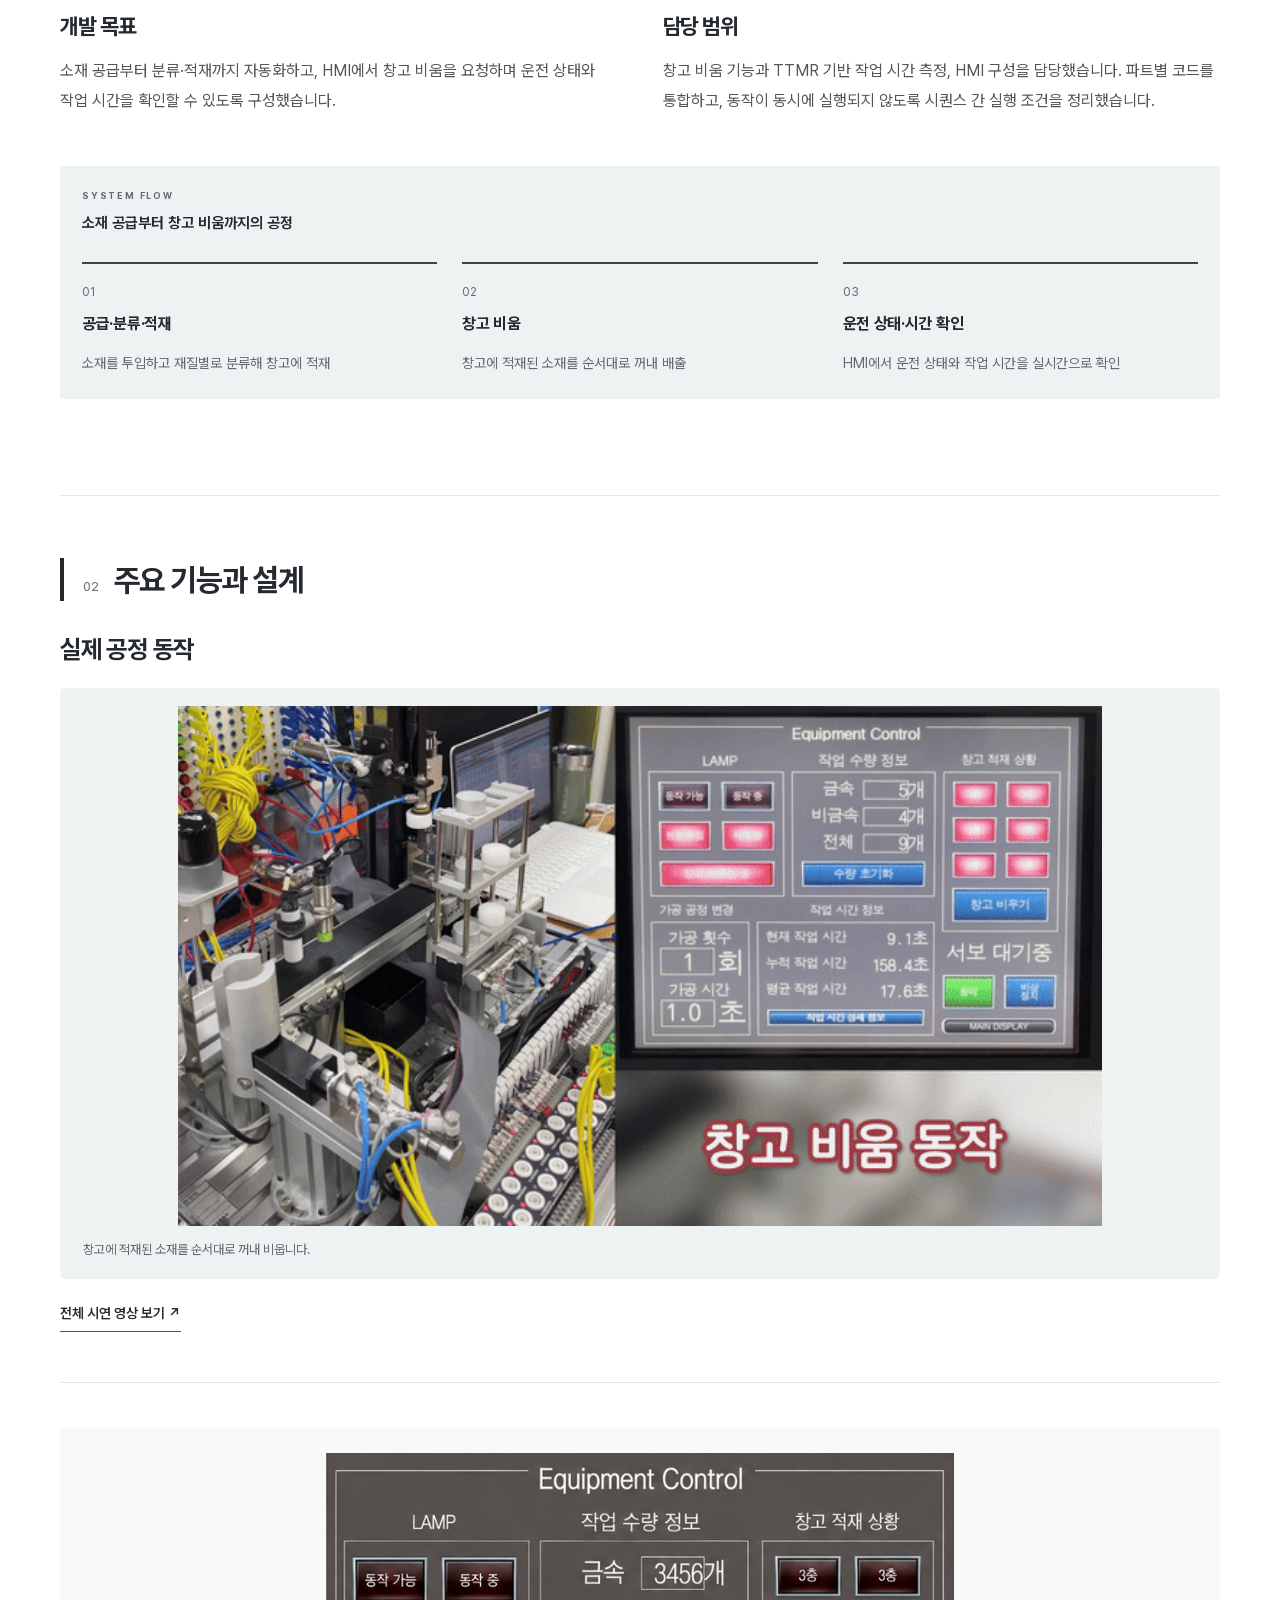
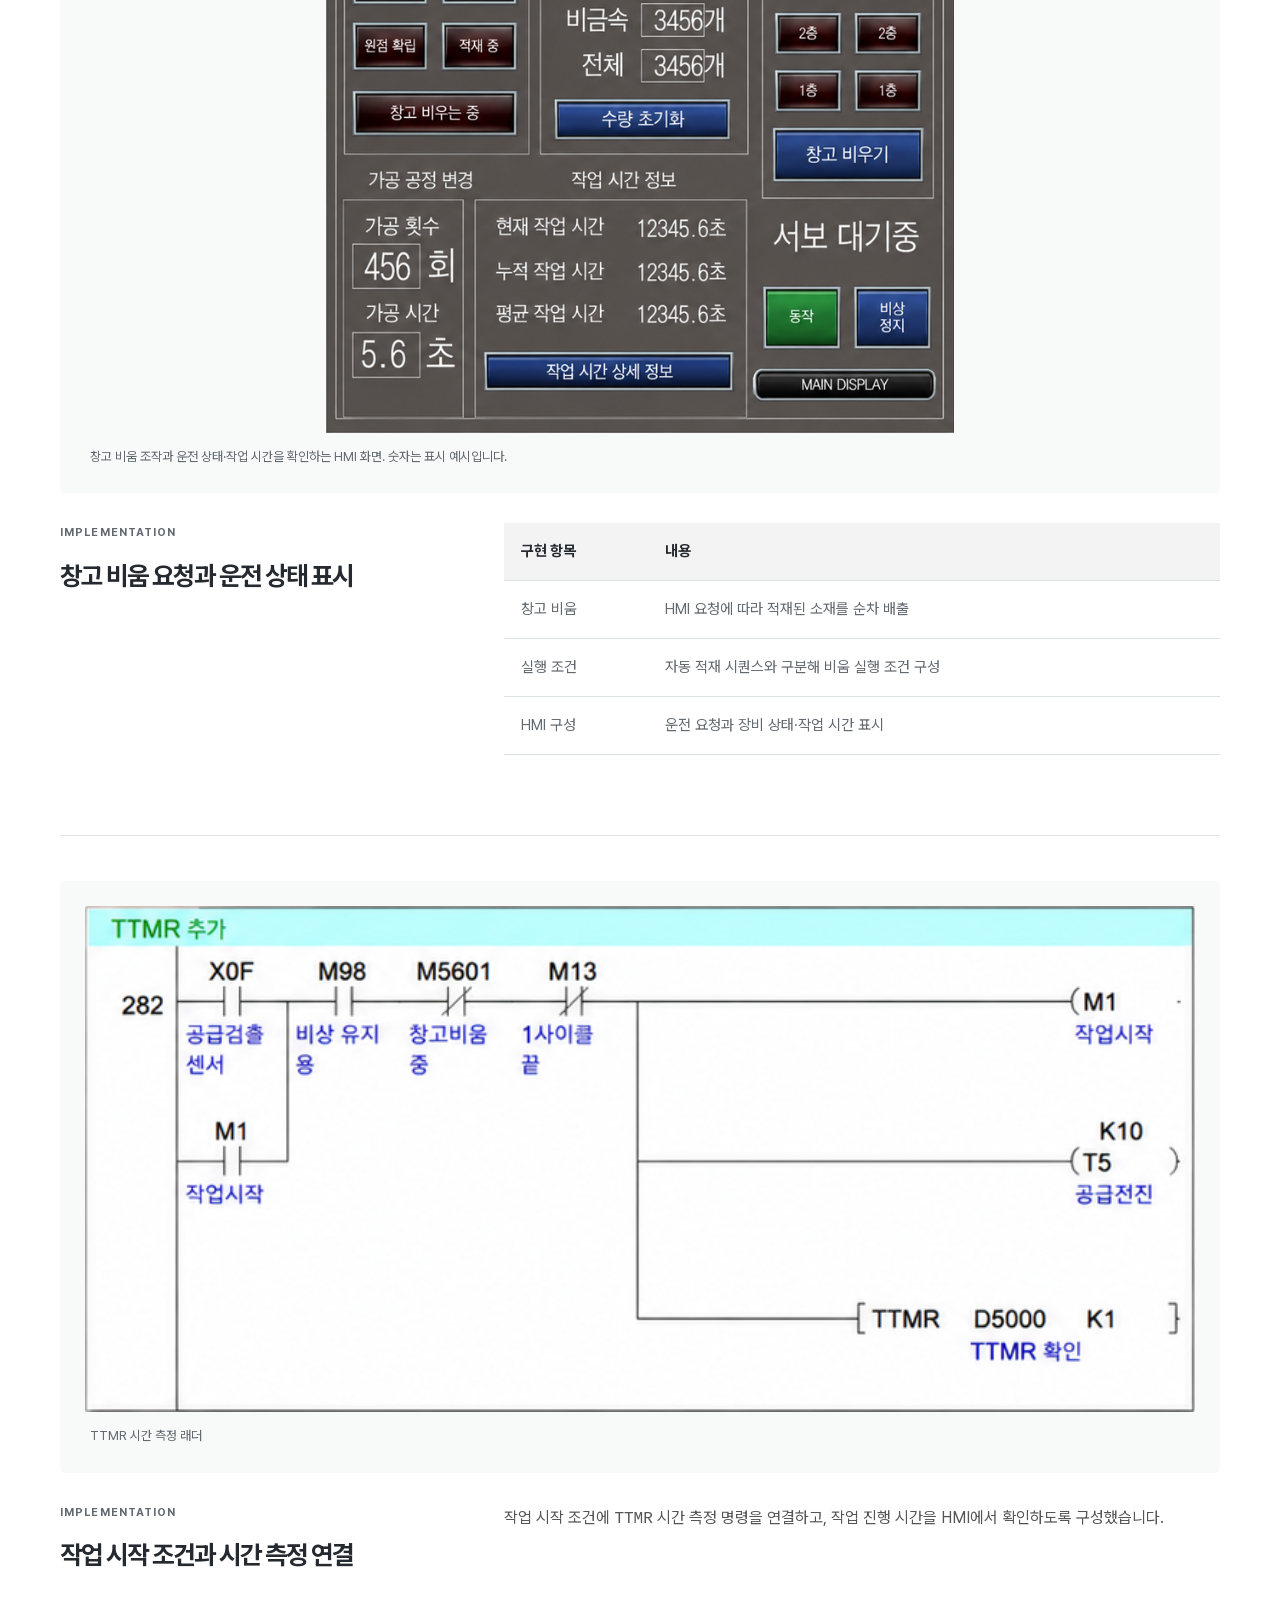
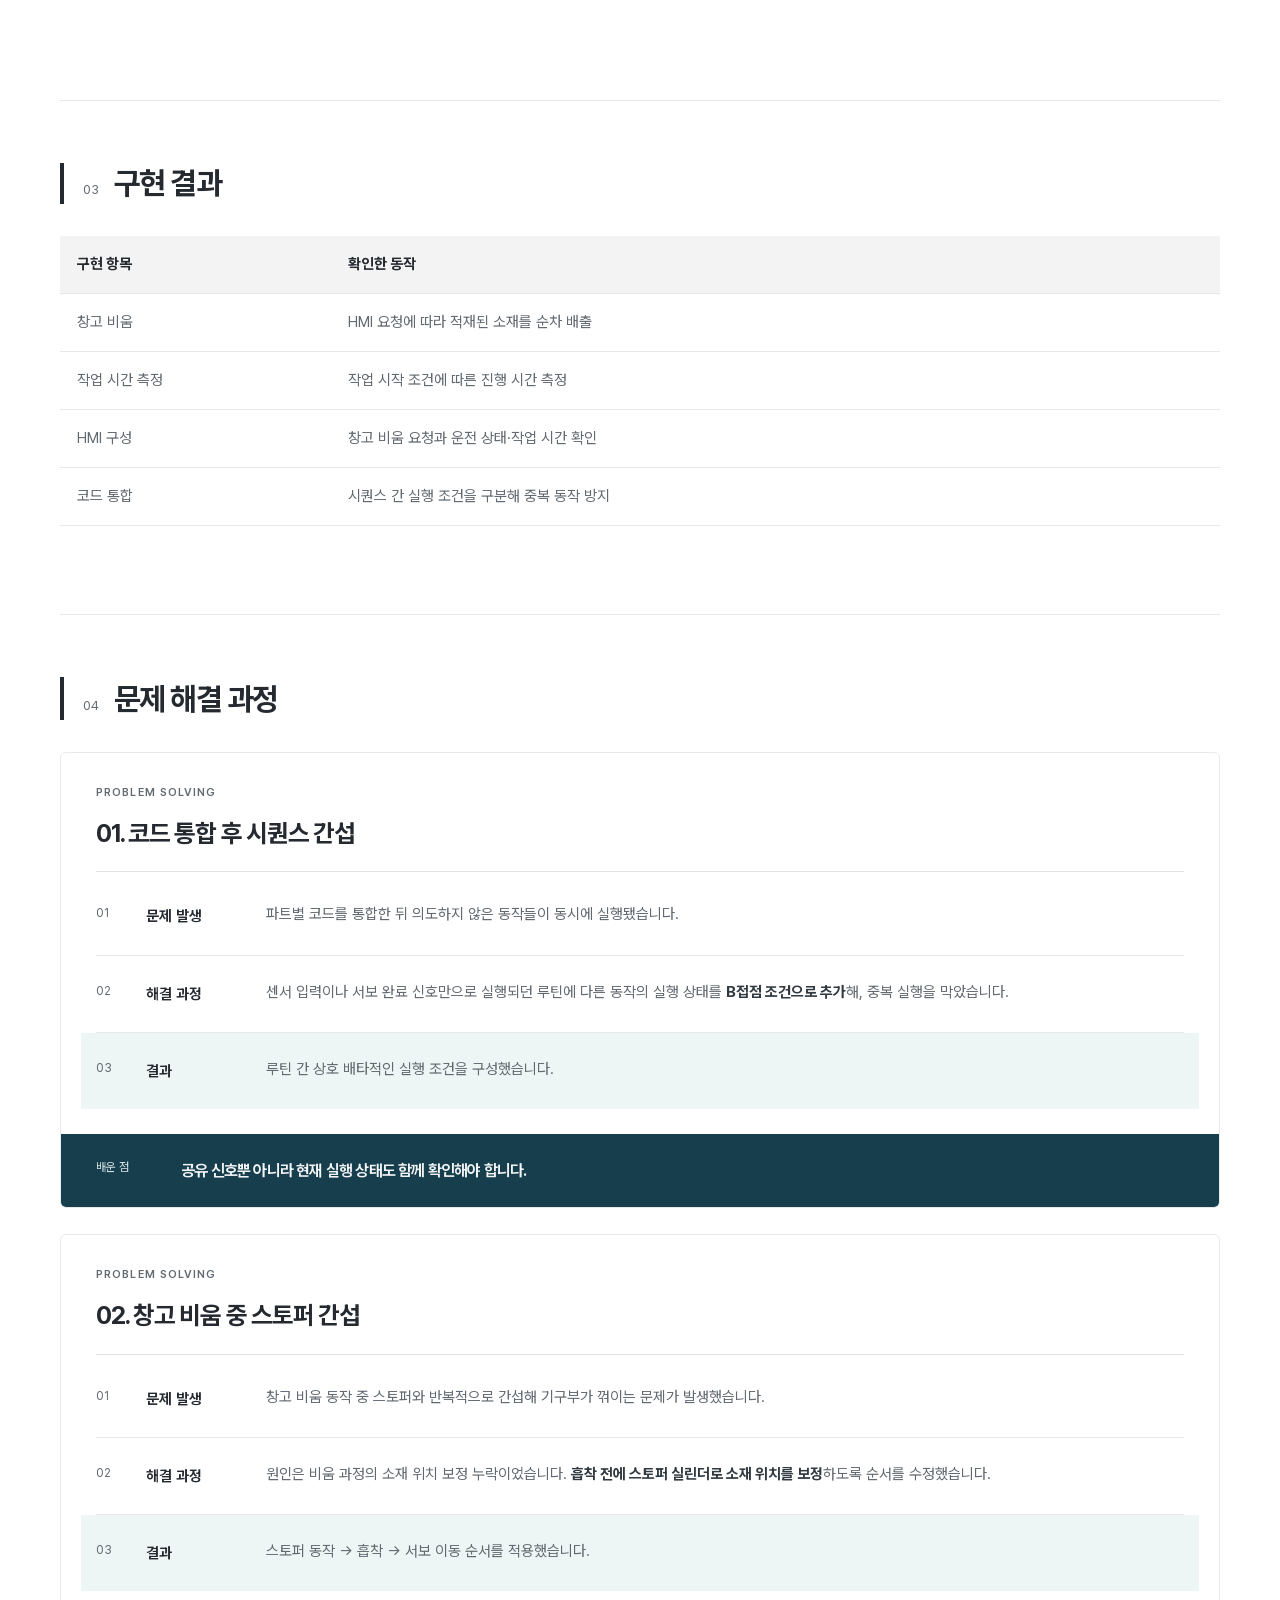
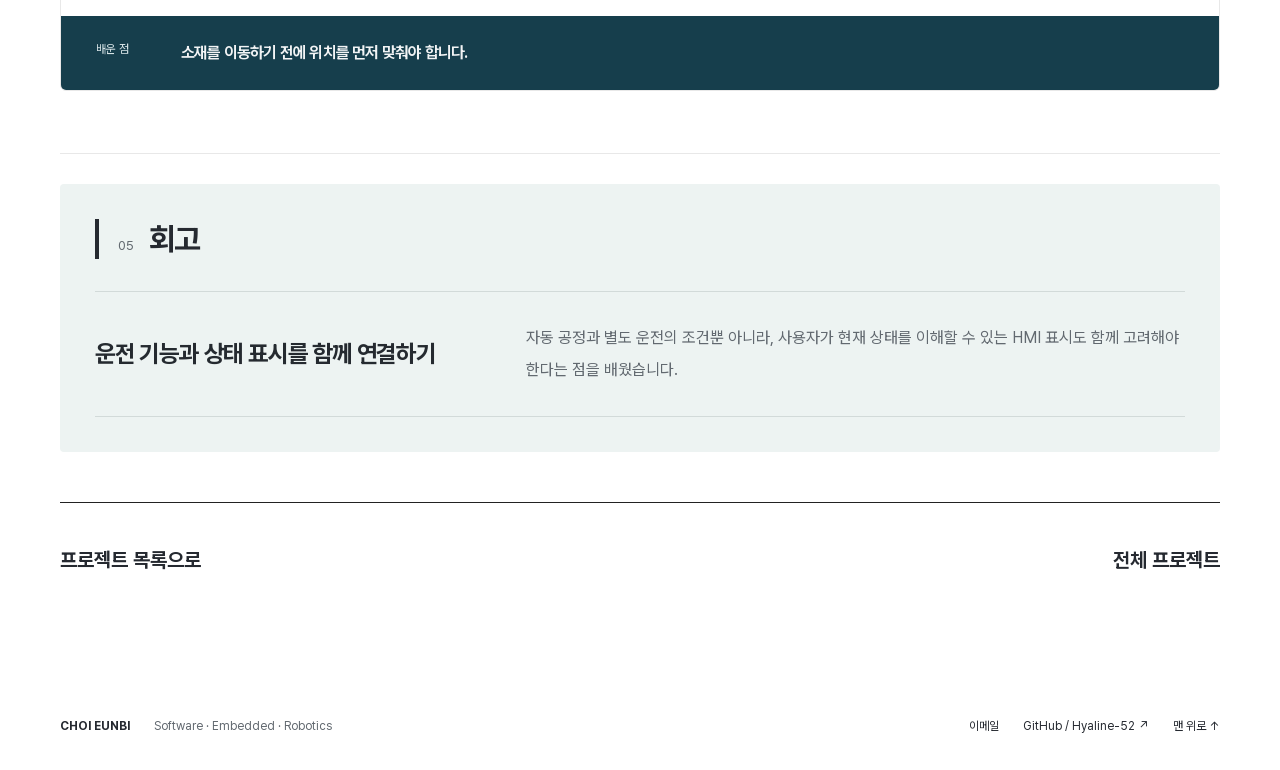
<file: plc.html>
<!doctype html><html lang="ko"><head><meta charset="utf-8"><meta name="viewport" content="width=device-width,initial-scale=1"><meta name="description" content="최은비의 로봇·임베디드 시스템 통합 SW 포트폴리오"><title>PLC Automated Warehouse · 최은비 포트폴리오</title><link rel="icon" href="assets/favicon.svg"><link rel="stylesheet" href="fonts.css"><link rel="stylesheet" href="style.css?v=gradient-light-dark-1"><link rel="stylesheet" href="reference-align.css?v=plc-final-90"></head><body id="top" class="portfolio-detail plc-detail"><a class="skip" href="#main">본문으로 이동</a><header class="site-header"><a class="wordmark" href="index.html" aria-label="최은비 포트폴리오 홈">eb<span>.</span></a><nav aria-label="주 메뉴"><a href="index.html#about">프로필</a><a href="index.html#journey">Experience</a><a href="index.html#skills">기술 역량</a><a href="index.html#main-project">메인 프로젝트</a><a href="index.html#completed-projects">완료 프로젝트</a></nav><a class="print-button" href="print.html" target="_blank" rel="noopener">PDF 저장 <span aria-hidden="true">↗</span></a></header><main id="main"><section class="detail-hero wrap"><p class="breadcrumb"><a href="index.html#completed-projects">Projects</a> / PLC</p><p class="eyebrow">03 / INDUSTRIAL AUTOMATION</p><h1>PLC Automated Warehouse</h1><h2>자동화 공정의 운전 기능과 상태 표시</h2><p class="lead">소재 투입·이송·재질 판별·창고 적재를 자동화하고, HMI에서 장비 상태를 확인하며 별도의 창고 비움 기능을 실행하는 프로젝트입니다.</p><div class="actions plc-hero-actions"><a class="button primary" href="#demo">동작 시연 보기</a><a class="button" href="https://github.com/Hyaline-52/PLC-Automated-Warehouse" target="_blank" rel="noopener noreferrer">코드·설계 자료</a></div></section><nav class="section-nav" aria-label="프로젝트 목차"><div class="wrap"><a href="#overview">01 개요</a><a href="#implementation">02 구현·설계</a><a href="#results">03 성과</a><a href="#troubleshooting">04 문제 해결</a><a href="#reflection">05 회고</a></div></nav><div class="wrap detail-content"><section class="detail-section" id="overview"><div class="section-title"><span>01</span><h2>프로젝트 개요</h2></div><figure class="photo"><img src="assets/plc/equipment-hmi-real.jpg" alt="PLC 자동화 창고 실물 설비와 HMI 운전 화면" loading="lazy" style="width:100%;height:auto;object-fit:contain"><figcaption>소재를 이송하는 설비와 운전 상태·작업 시간을 확인하는 HMI 화면.</figcaption></figure><dl class="poco-facts"><div><dt>개발 기간</dt><dd>2026.06</dd></div><div><dt>프로젝트</dt><dd>PLC 기반 자동화 공정 · 2인 팀</dd></div><div><dt>진행 상태</dt><dd>개발 완료</dd></div><div><dt>담당 역할</dt><dd>창고 비움, 작업 시간 측정, HMI 구성, 코드 통합</dd></div><div><dt>팀 구현</dt><dd>소재 공급·분류·적재, Teaching, 비상정지</dd></div></dl><div class="kick-tech-stack"><h3>TECH STACK</h3><ul class="tags"><li>PLC</li><li>Ladder Logic</li><li>GX Works2</li><li>GT Designer3</li><li>HMI</li></ul></div><div class="poco-context"><div><h3>개발 목표</h3><p>소재 공급부터 분류·적재까지 자동화하고, HMI에서 창고 비움을 요청하며 운전 상태와 작업 시간을 확인할 수 있도록 구성했습니다.</p></div><div><h3>담당 범위</h3><p>창고 비움 기능과 TTMR 기반 작업 시간 측정, HMI 구성을 담당했습니다. 파트별 코드를 통합하고, 동작이 동시에 실행되지 않도록 시퀀스 간 실행 조건을 정리했습니다.</p></div></div><figure class="flow role-map"><div class="flow-heading"><span>SYSTEM FLOW</span><strong>소재 공급부터 창고 비움까지의 공정</strong></div><ol><li class=""><span class="step-no">01</span><div class="step-copy"><strong>공급·분류·적재</strong><span>소재를 투입하고 재질별로 분류해 창고에 적재</span></div></li><li class="owned"><span class="step-no">02</span><div class="step-copy"><strong>창고 비움</strong><span>창고에 적재된 소재를 순서대로 꺼내 배출</span></div></li><li class="owned"><span class="step-no">03</span><div class="step-copy"><strong>운전 상태·시간 확인</strong><span>HMI에서 운전 상태와 작업 시간을 실시간으로 확인</span></div></li></ol></figure></section><section class="detail-section" id="implementation"><div class="section-title"><span>02</span><h2>주요 기능과 설계</h2></div><div class="poco-demo-block"><h3>실제 공정 동작</h3><figure class="photo plc-demo-frame" id="demo" style="scroll-margin-top:170px"><img src="assets/plc/warehouse-emptying.gif" alt="창고 비움 동작" loading="lazy" style="display:block;width:100%;height:auto;object-fit:contain"><figcaption>창고에 적재된 소재를 순서대로 꺼내 비웁니다.</figcaption></figure><p class="poco-full-demo"><a href="https://youtu.be/cHd10eNT1wA" target="_blank" rel="noopener noreferrer">전체 시연 영상 보기 <span aria-hidden="true">↗</span></a></p></div><article class="plc-implementation-block plc-hmi-block"><figure class="photo"><img src="assets/plc-hmi.png" alt="창고 비움 요청과 운전 상태·작업 시간을 확인하는 HMI 화면" loading="lazy"><figcaption>창고 비움 조작과 운전 상태·작업 시간을 확인하는 HMI 화면. 숫자는 표시 예시입니다.</figcaption></figure><div class="plc-implementation-copy"><header><p class="poco-trouble-tech">IMPLEMENTATION</p><h3>창고 비움 요청과 운전 상태 표시</h3></header><table class="plc-hmi-table"><thead><tr><th scope="col">구현 항목</th><th scope="col">내용</th></tr></thead><tbody><tr><th scope="row">창고 비움</th><td>HMI 요청에 따라 적재된 소재를 순차 배출</td></tr><tr><th scope="row">실행 조건</th><td>자동 적재 시퀀스와 구분해 비움 실행 조건 구성</td></tr><tr><th scope="row">HMI 구성</th><td>운전 요청과 장비 상태·작업 시간 표시</td></tr></tbody></table></div></article><article class="plc-implementation-block plc-time-block"><figure class="photo"><img src="assets/plc-ladder.png" alt="작업 시작 조건과 TTMR 시간 측정 래더" loading="lazy"><figcaption>TTMR 시간 측정 래더</figcaption></figure><div class="plc-implementation-copy"><header><p class="poco-trouble-tech">IMPLEMENTATION</p><h3>작업 시작 조건과 시간 측정 연결</h3></header><p>작업 시작 조건에 <code>TTMR</code> 시간 측정 명령을 연결하고, 작업 진행 시간을 HMI에서 확인하도록 구성했습니다.</p></div></article></section><section class="detail-section" id="results"><div class="section-title"><span>03</span><h2>구현 결과</h2></div><div class="table-scroll"><table><thead><tr><th scope="col">구현 항목</th><th scope="col">확인한 동작</th></tr></thead><tbody><tr><td>창고 비움</td><td>HMI 요청에 따라 적재된 소재를 순차 배출</td></tr><tr><td>작업 시간 측정</td><td>작업 시작 조건에 따른 진행 시간 측정</td></tr><tr><td>HMI 구성</td><td>창고 비움 요청과 운전 상태·작업 시간 확인</td></tr><tr><td>코드 통합</td><td>시퀀스 간 실행 조건을 구분해 중복 동작 방지</td></tr></tbody></table></div></section><section class="detail-section" id="troubleshooting"><div class="section-title"><span>04</span><h2>문제 해결 과정</h2></div><article class="case poco-trouble-case kick-trouble-case"><header><p class="poco-trouble-tech">PROBLEM SOLVING</p><h3>01. 코드 통합 후 시퀀스 간섭</h3></header><dl class="trouble-steps"><div><span class="step-index">01</span><dt>문제 발생</dt><dd>파트별 코드를 통합한 뒤 의도하지 않은 동작들이 동시에 실행됐습니다.</dd></div><div><span class="step-index">02</span><dt>해결 과정</dt><dd>센서 입력이나 서보 완료 신호만으로 실행되던 루틴에 다른 동작의 실행 상태를 <strong>B접점 조건으로 추가</strong>해, 중복 실행을 막았습니다.</dd></div><div><span class="step-index">03</span><dt>결과</dt><dd>루틴 간 상호 배타적인 실행 조건을 구성했습니다.</dd></div></dl><aside class="lesson"><span>배운 점</span><div><h3>공유 신호뿐 아니라 현재 실행 상태도 함께 확인해야 합니다.</h3></div></aside></article><article class="case poco-trouble-case kick-trouble-case"><header><p class="poco-trouble-tech">PROBLEM SOLVING</p><h3>02. 창고 비움 중 스토퍼 간섭</h3></header><dl class="trouble-steps"><div><span class="step-index">01</span><dt>문제 발생</dt><dd>창고 비움 동작 중 스토퍼와 반복적으로 간섭해 기구부가 꺾이는 문제가 발생했습니다.</dd></div><div><span class="step-index">02</span><dt>해결 과정</dt><dd>원인은 비움 과정의 소재 위치 보정 누락이었습니다. <strong>흡착 전에 스토퍼 실린더로 소재 위치를 보정</strong>하도록 순서를 수정했습니다.</dd></div><div><span class="step-index">03</span><dt>결과</dt><dd>스토퍼 동작 → 흡착 → 서보 이동 순서를 적용했습니다.</dd></div></dl><aside class="lesson"><span>배운 점</span><div><h3>소재를 이동하기 전에 위치를 먼저 맞춰야 합니다.</h3></div></aside></article></section><section class="detail-section poco-reflection" id="reflection"><div class="section-title"><span>05</span><h2>회고</h2></div><article class="poco-reflection-row"><h3>운전 기능과 상태 표시를 함께 연결하기</h3><p>자동 공정과 별도 운전의 조건뿐 아니라, 사용자가 현재 상태를 이해할 수 있는 HMI 표시도 함께 고려해야 한다는 점을 배웠습니다.</p></article></section><a class="next-project" href="index.html#completed-projects"><span>프로젝트 목록으로</span><span>전체 프로젝트</span></a></div></main><footer class="wrap footer plc-footer"><a class="plc-footer-name" href="index.html">CHOI EUNBI</a><p>Software · Embedded · Robotics</p><nav aria-label="하단 링크"><a href="mailto:eunbi52robot@gmail.com">이메일</a><a href="https://github.com/Hyaline-52" target="_blank" rel="noopener noreferrer">GitHub / Hyaline-52 <span aria-hidden="true">↗</span></a><a href="#top">맨 위로 <span aria-hidden="true">↑</span></a></nav></footer><script src="app.js?v=plc-nav-44"></script></body></html>
</file>
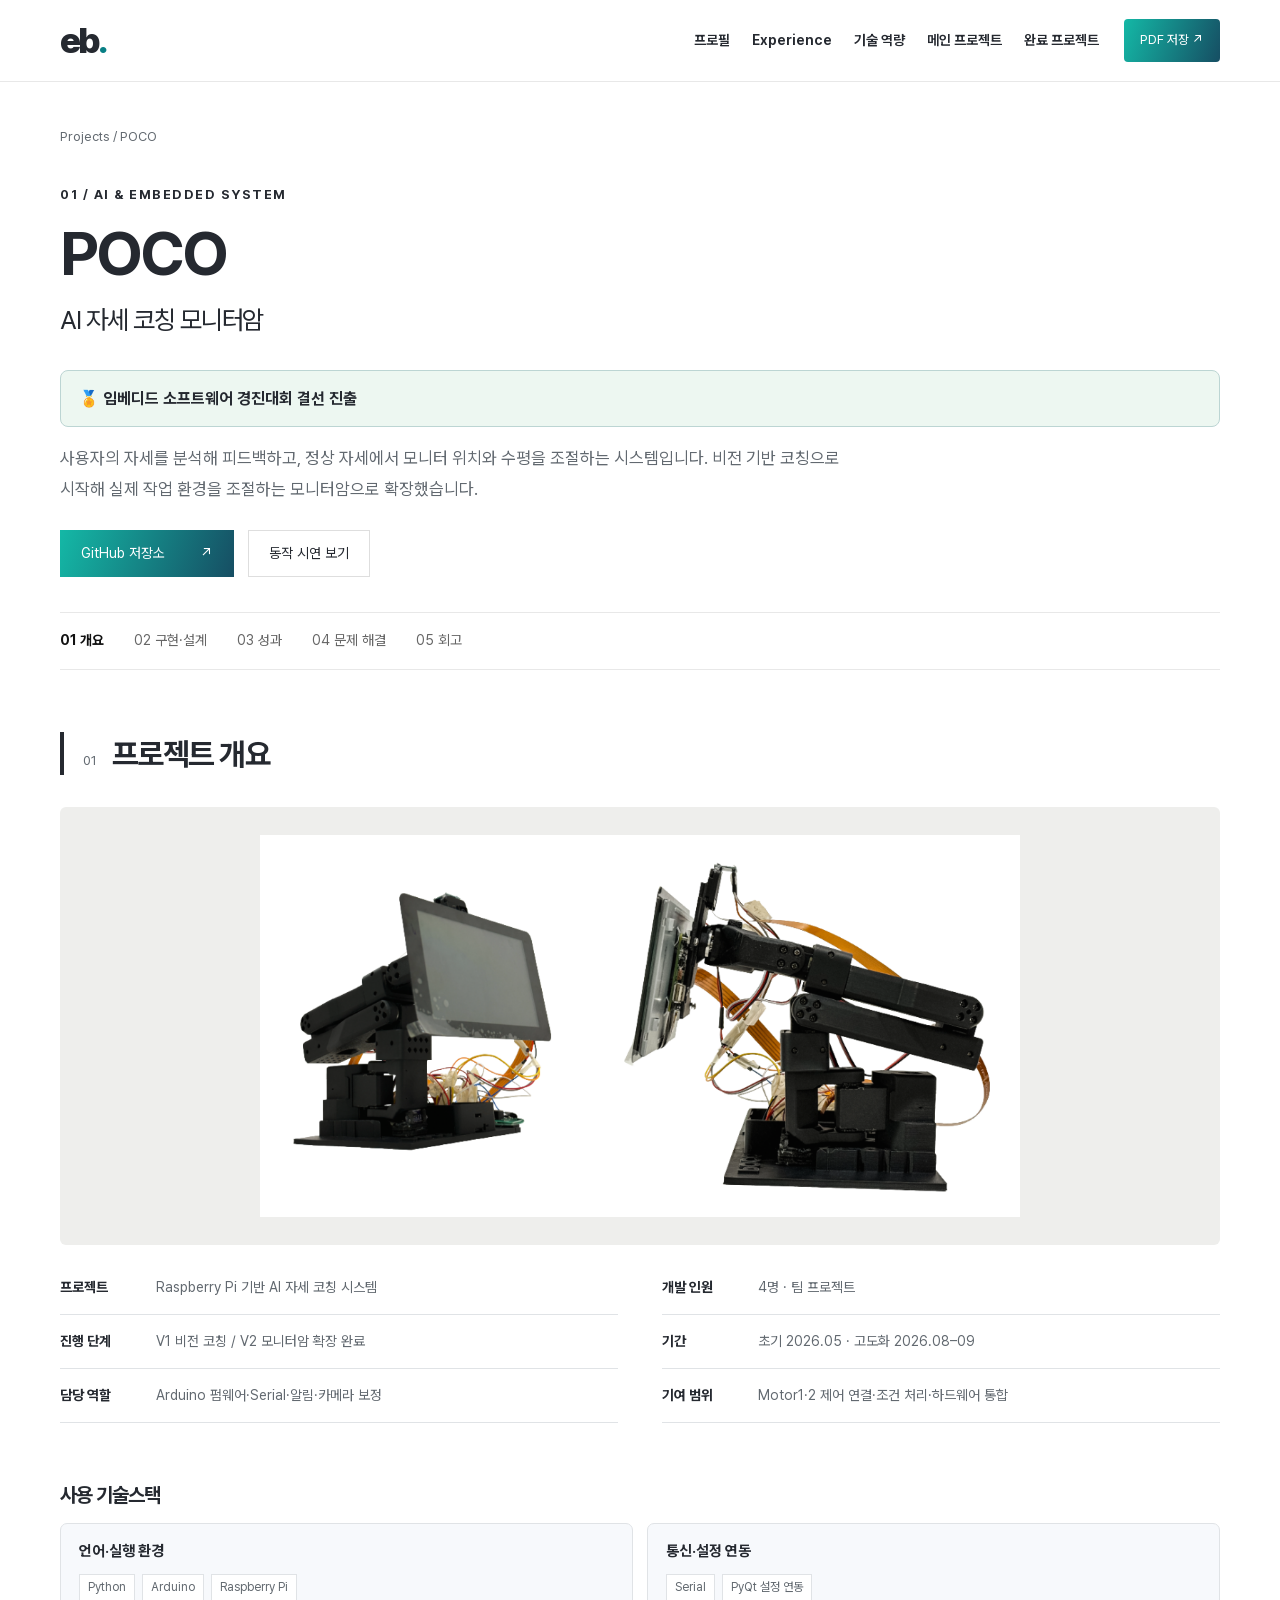
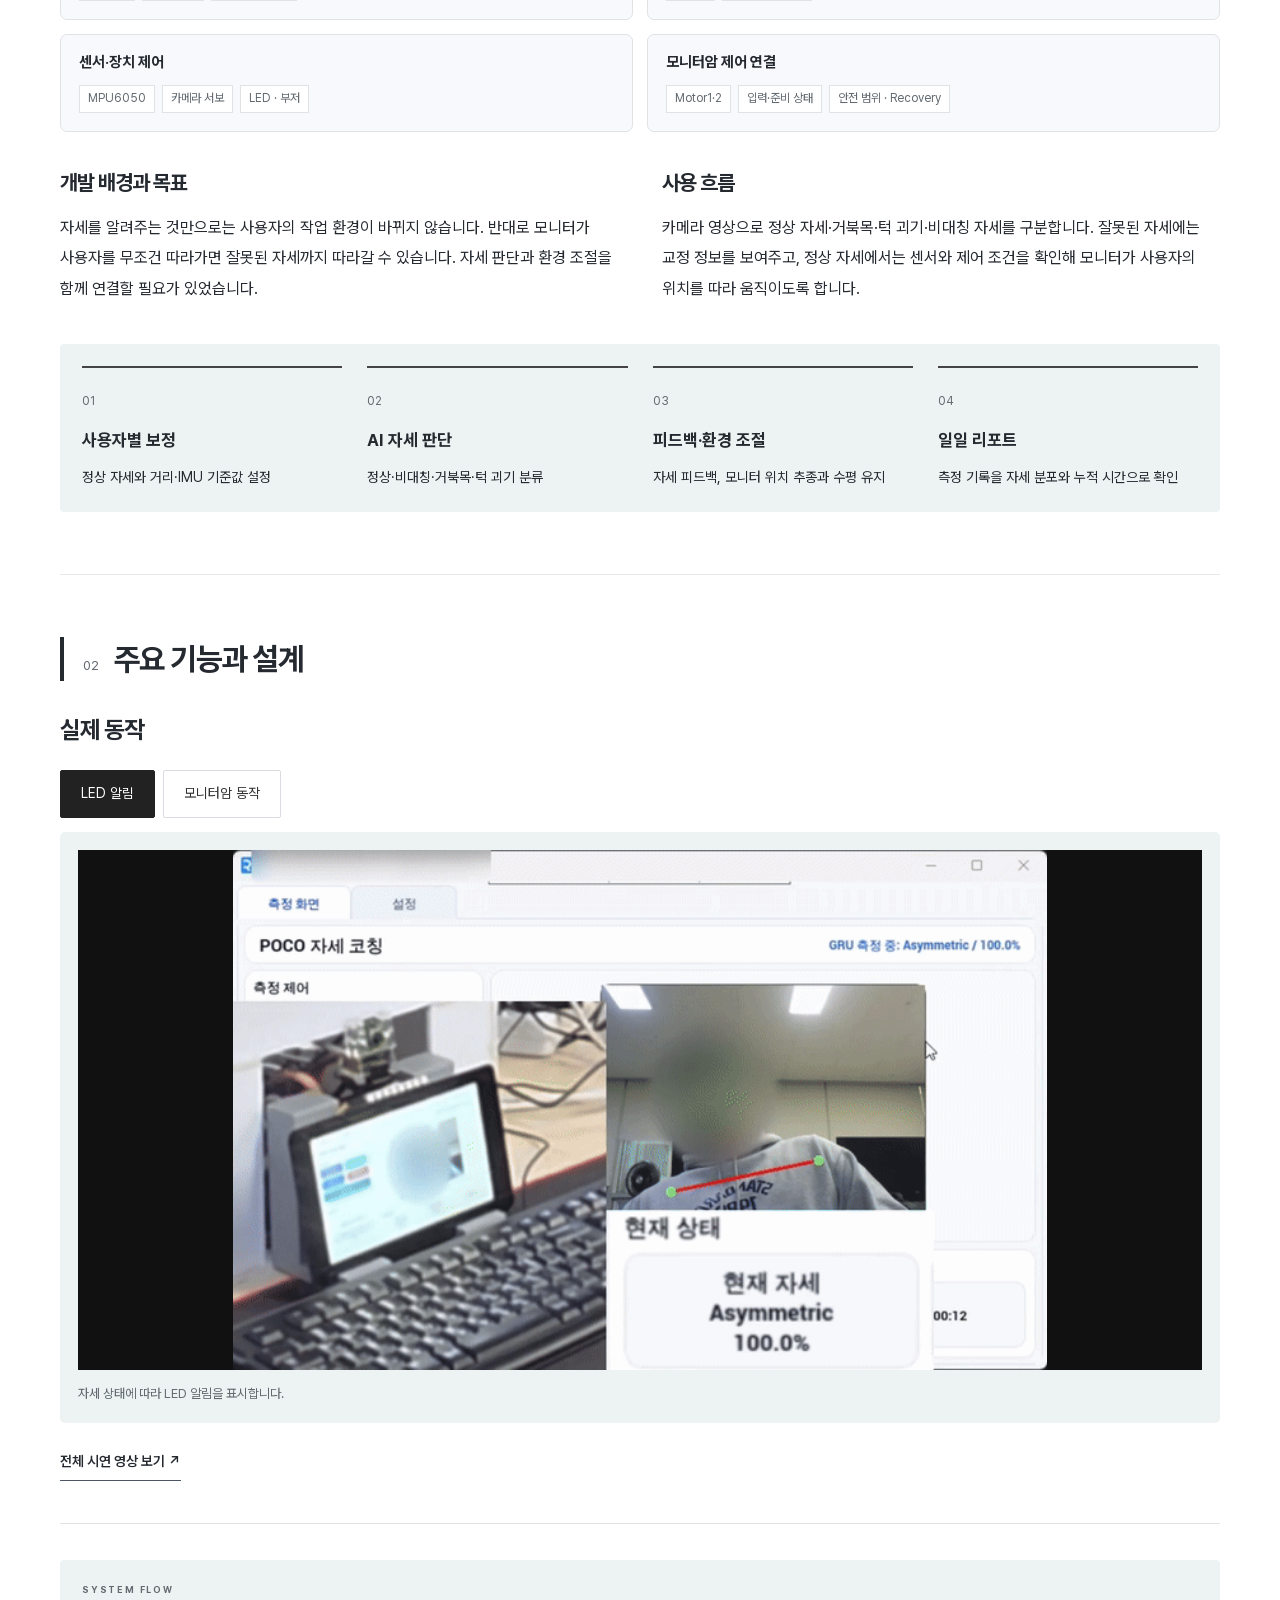
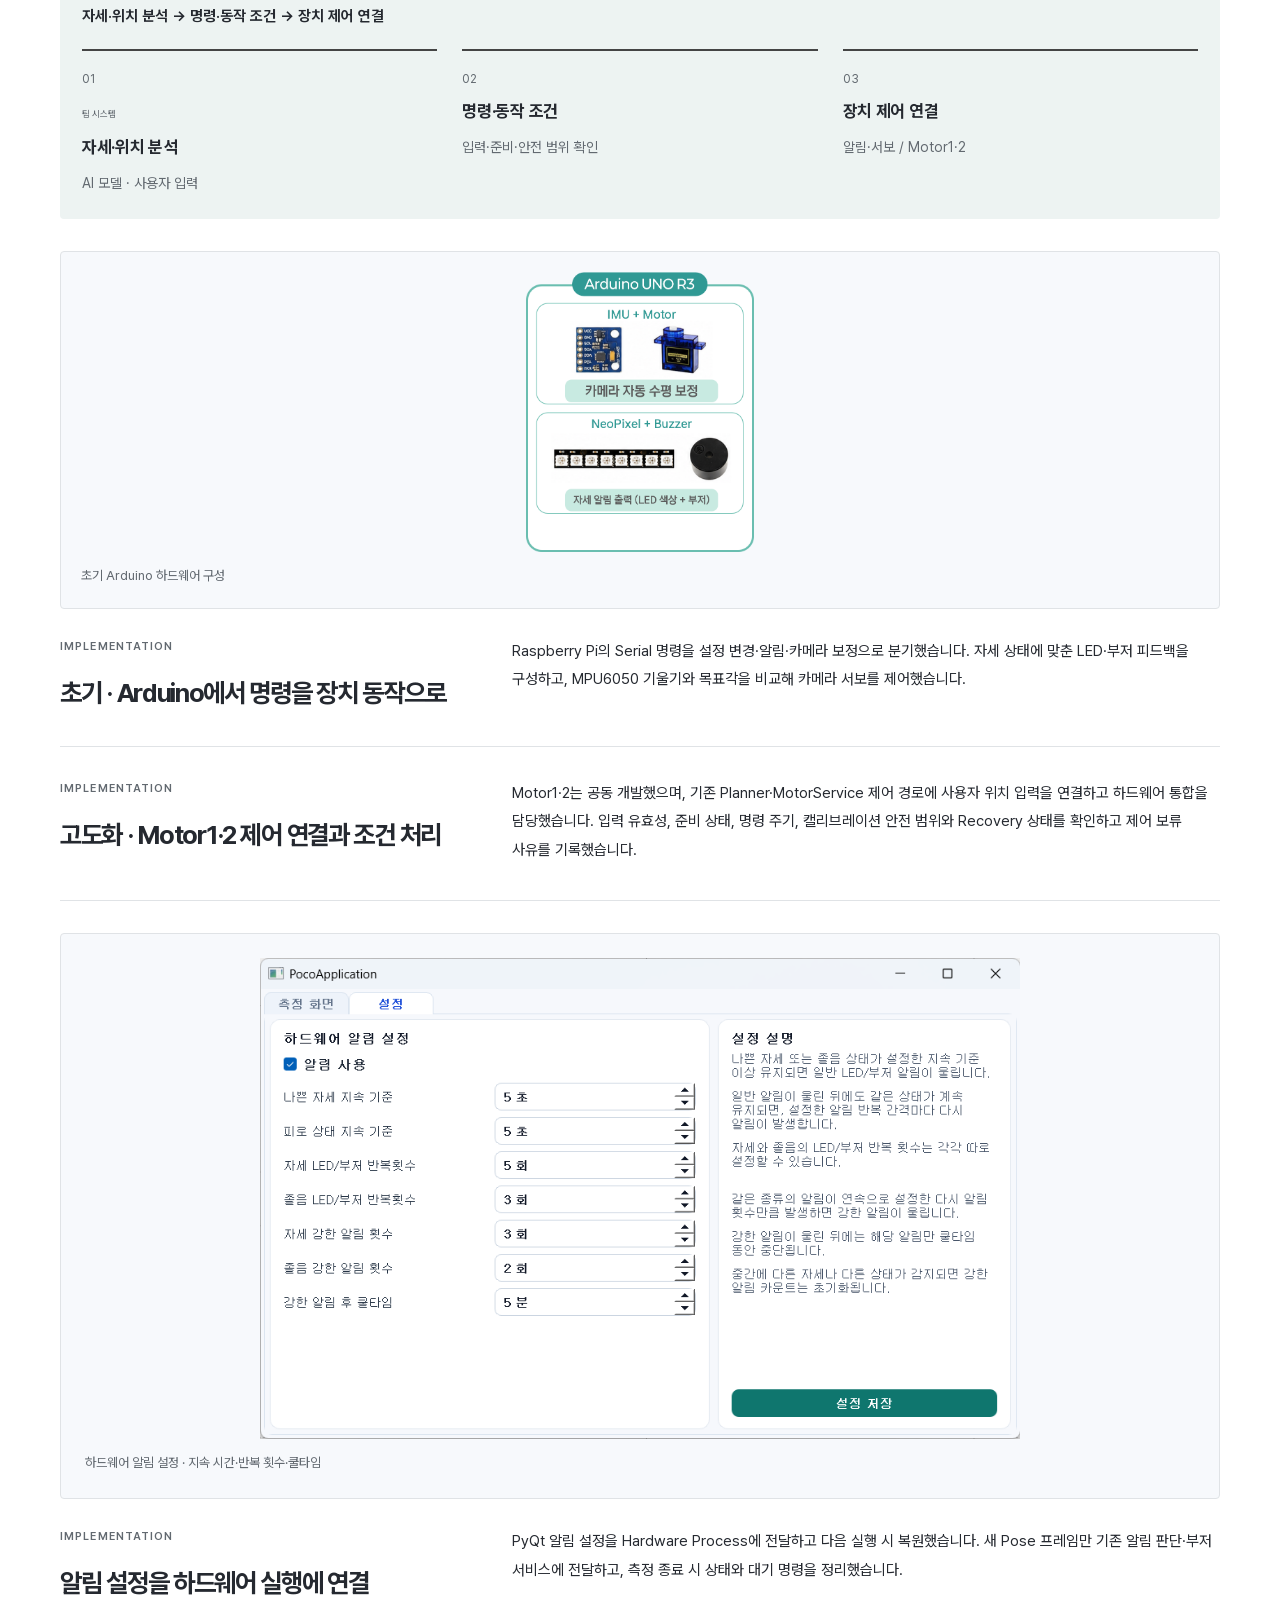
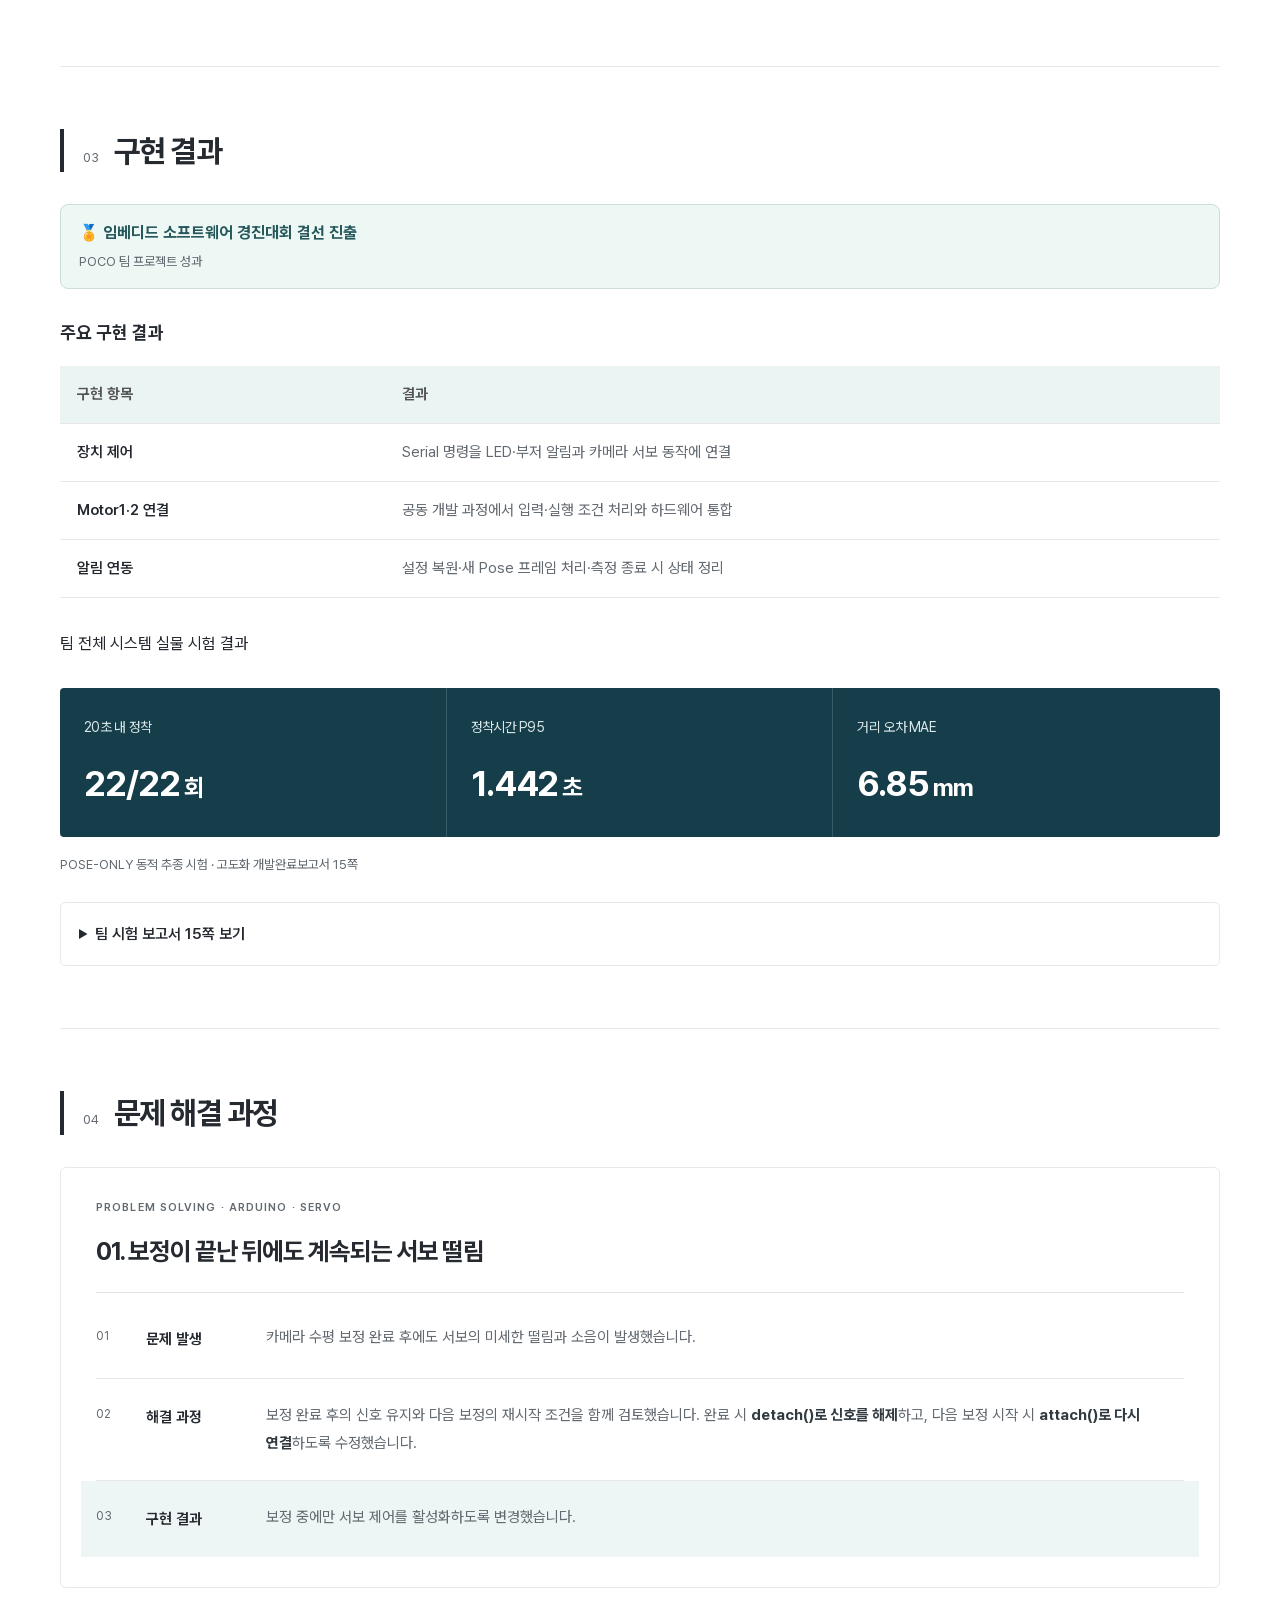
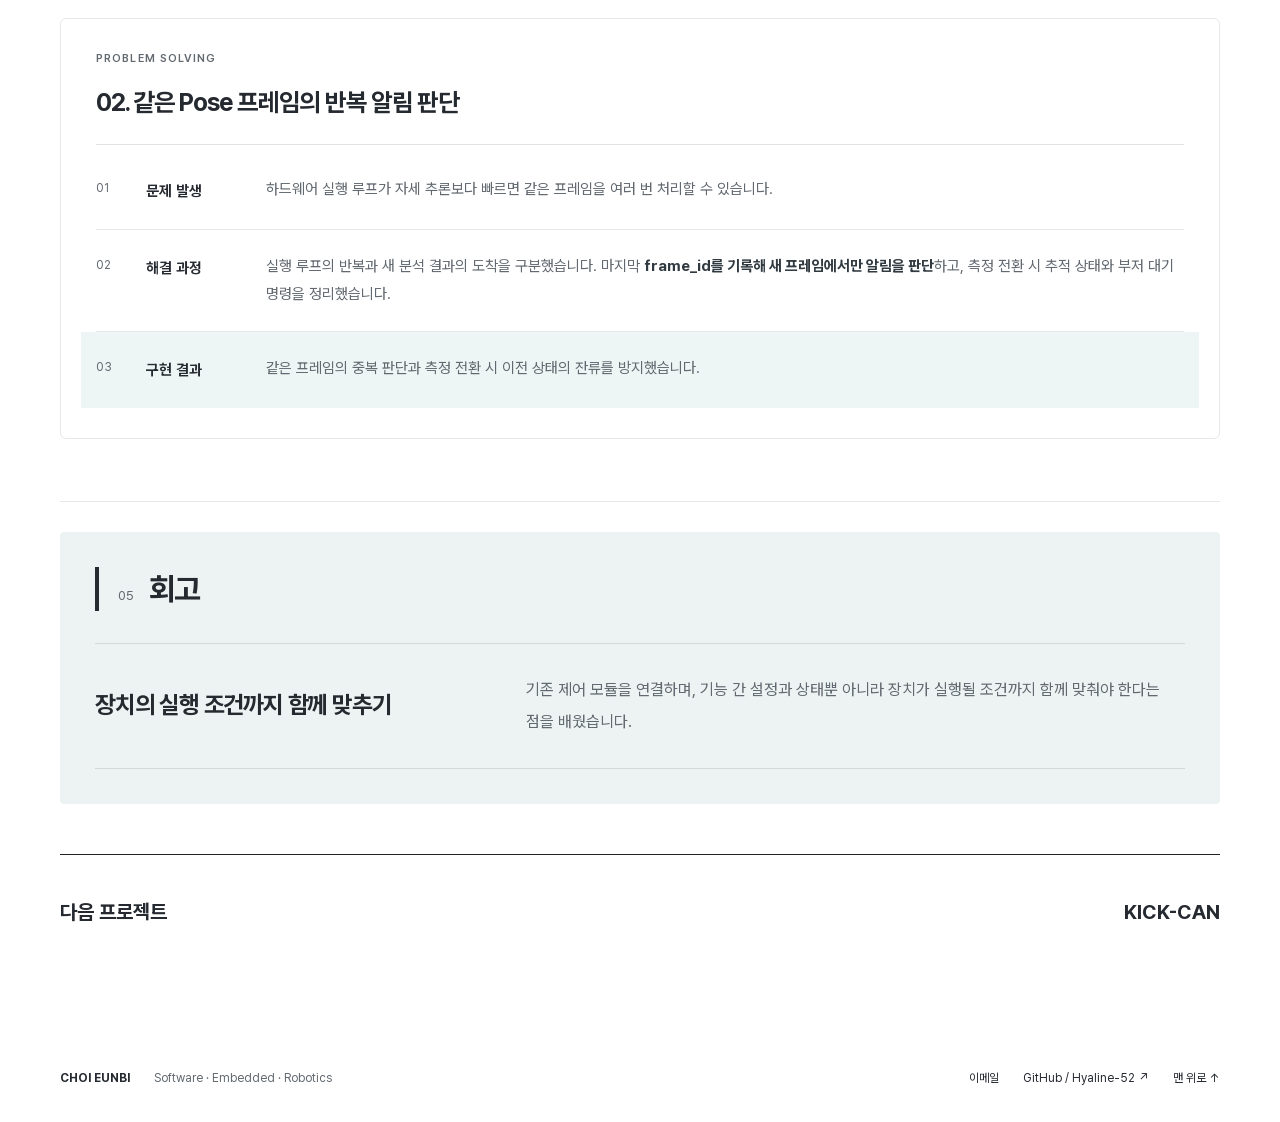
<file: poco.html>
<!doctype html><html lang="ko"><head><meta charset="utf-8"><meta name="viewport" content="width=device-width,initial-scale=1"><meta name="description" content="최은비의 로봇·임베디드 시스템 통합 SW 포트폴리오"><title>POCO · 최은비 포트폴리오</title><link rel="icon" href="assets/favicon.svg"><link rel="stylesheet" href="fonts.css"><link rel="stylesheet" href="style.css?v=gradient-light-dark-1"><link rel="stylesheet" href="reference-align.css?v=poco-batch-87"></head><body id="top" class="portfolio-detail poco-detail"><a class="skip" href="#main">본문으로 이동</a><header class="site-header"><a class="wordmark" href="index.html" aria-label="최은비 포트폴리오 홈">eb<span>.</span></a><nav aria-label="주 메뉴"><a href="index.html#about">프로필</a><a href="index.html#journey">Experience</a><a href="index.html#skills">기술 역량</a><a href="index.html#main-project">메인 프로젝트</a><a href="index.html#completed-projects">완료 프로젝트</a></nav><a class="print-button" href="print.html" target="_blank" rel="noopener">PDF 저장 <span aria-hidden="true">↗</span></a></header><main id="main"><section class="detail-hero wrap"><p class="breadcrumb"><a href="index.html#completed-projects">Projects</a> / POCO</p><p class="eyebrow">01 / AI &amp; EMBEDDED SYSTEM</p><h1>POCO</h1><h2>AI 자세 코칭 모니터암</h2><p class="award detail-award poco-hero-award">🏅 임베디드 소프트웨어 경진대회 결선 진출</p><p class="lead">사용자의 자세를 분석해 피드백하고, 정상 자세에서 모니터 위치와 수평을 조절하는 시스템입니다. 비전 기반 코칭으로 시작해 실제 작업 환경을 조절하는 모니터암으로 확장했습니다.</p><div class="actions poco-hero-actions"><a class="button primary" href="https://github.com/Hyaline-52/POCO-VisionPoseCoach" target="_blank" rel="noopener noreferrer">GitHub 저장소 <span aria-hidden="true">↗</span></a><a class="button" href="#demo">동작 시연 보기</a></div></section><nav class="section-nav" aria-label="프로젝트 목차"><div class="wrap"><a href="#overview">01 개요</a><a href="#implementation">02 구현·설계</a><a href="#results">03 성과</a><a href="#troubleshooting">04 문제 해결</a><a href="#reflection">05 회고</a></div></nav><div class="wrap detail-content"><section class="detail-section" id="overview"><div class="section-title"><span>01</span><h2>프로젝트 개요</h2></div><figure class="poco-overview-photo"><img src="assets/poco-front-side.png" alt="POCO 모니터암 정면과 측면"></figure><dl class="poco-facts"><div><dt>프로젝트</dt><dd>Raspberry Pi 기반 AI 자세 코칭 시스템</dd></div><div><dt>개발 인원</dt><dd>4명 · 팀 프로젝트</dd></div><div><dt>진행 단계</dt><dd>V1 비전 코칭 / V2 모니터암 확장 완료</dd></div><div><dt>기간</dt><dd>초기 2026.05 · 고도화 2026.08–09</dd></div><div><dt>담당 역할</dt><dd>Arduino 펌웨어·Serial·알림·카메라 보정</dd></div><div><dt>기여 범위</dt><dd>Motor1·2 제어 연결·조건 처리·하드웨어 통합</dd></div></dl><h3 class="poco-stack-title">사용 기술스택</h3><div class="poco-stack-grid"><article><h4>언어·실행 환경</h4><ul><li>Python</li><li>Arduino</li><li>Raspberry Pi</li></ul></article><article><h4>통신·설정 연동</h4><ul><li>Serial</li><li>PyQt 설정 연동</li></ul></article><article><h4>센서·장치 제어</h4><ul><li>MPU6050</li><li>카메라 서보</li><li>LED · 부저</li></ul></article><article><h4>모니터암 제어 연결</h4><ul><li>Motor1·2</li><li>입력·준비 상태</li><li>안전 범위 · Recovery</li></ul></article></div><div class="poco-context"><div><h3>개발 배경과 목표</h3><p>자세를 알려주는 것만으로는 사용자의 작업 환경이 바뀌지 않습니다. 반대로 모니터가 사용자를 무조건 따라가면 잘못된 자세까지 따라갈 수 있습니다. 자세 판단과 환경 조절을 함께 연결할 필요가 있었습니다.</p></div><div><h3>사용 흐름</h3><p>카메라 영상으로 정상 자세·거북목·턱 괴기·비대칭 자세를 구분합니다. 잘못된 자세에는 교정 정보를 보여주고, 정상 자세에서는 센서와 제어 조건을 확인해 모니터가 사용자의 위치를 따라 움직이도록 합니다.</p></div></div><ol class="poco-user-flow"><li><span>01</span><h4>사용자별 보정</h4><p>정상 자세와 거리·IMU 기준값 설정</p></li><li><span>02</span><h4>AI 자세 판단</h4><p>정상·비대칭·거북목·턱 괴기 분류</p></li><li><span>03</span><h4>피드백·환경 조절</h4><p>자세 피드백, 모니터 위치 추종과 수평 유지</p></li><li><span>04</span><h4>일일 리포트</h4><p>측정 기록을 자세 분포와 누적 시간으로 확인</p></li></ol></section><section class="detail-section" id="implementation"><div class="section-title"><span>02</span><h2>주요 기능과 설계</h2></div><div class="poco-demo-block" id="demo"><h3>실제 동작</h3><div class="poco-demo-controls" role="group" aria-label="시연 장면 선택"><button type="button" aria-pressed="true" aria-controls="poco-demo-player" data-poco-src="assets/poco/posture-led.gif" data-poco-caption="자세 상태에 따라 LED 알림을 표시합니다." data-poco-alt="자세 상태에 따른 LED 알림">LED 알림</button><button type="button" aria-pressed="false" aria-controls="poco-demo-player" data-poco-src="assets/poco/monitor-arm.gif" data-poco-caption="모니터암이 움직이는 실제 동작을 보여줍니다." data-poco-alt="모니터암 동작 시연">모니터암 동작</button></div><figure class="poco-demo-scene" id="poco-demo-player"><img src="assets/poco/posture-led.gif" alt="자세 상태에 따른 LED 알림" loading="lazy"><figcaption>자세 상태에 따라 LED 알림을 표시합니다.</figcaption></figure><p class="poco-full-demo"><a href="https://youtu.be/nm4KHRyxxWM" target="_blank" rel="noopener noreferrer">전체 시연 영상 보기 <span aria-hidden="true">↗</span></a></p></div><div class="poco-command-implementation"><figure class="flow"><div class="flow-heading"><span>SYSTEM FLOW</span><strong>자세·위치 분석 → 명령·동작 조건 → 장치 제어 연결</strong></div><ol><li class=""><span class="step-no">01</span><div class="step-copy"><small>팀 시스템</small><strong>자세·위치 분석</strong><span>AI 모델 · 사용자 입력</span></div></li><li class="owned"><span class="step-no">02</span><div class="step-copy"><strong>명령·동작 조건</strong><span>입력·준비·안전 범위 확인</span></div></li><li class="owned"><span class="step-no">03</span><div class="step-copy"><strong>장치 제어 연결</strong><span>알림·서보 / Motor1·2</span></div></li></ol></figure><article class="poco-development-block"><figure class="poco-hardware-visual"><img src="assets/poco/arduino-hardware.png" alt="Arduino UNO R3에 연결된 IMU·서보와 NeoPixel·부저 구성" loading="lazy"><figcaption>초기 Arduino 하드웨어 구성</figcaption></figure><div class="poco-command-copy"><header><p class="poco-trouble-tech">IMPLEMENTATION</p><h3>초기 · Arduino에서 명령을 장치 동작으로</h3></header><div class="poco-development-body"><p>Raspberry Pi의 Serial 명령을 설정 변경·알림·카메라 보정으로 분기했습니다. 자세 상태에 맞춘 LED·부저 피드백을 구성하고, MPU6050 기울기와 목표각을 비교해 카메라 서보를 제어했습니다.</p></div></div></article><article class="poco-development-block"><div class="poco-command-copy"><header><p class="poco-trouble-tech">IMPLEMENTATION</p><h3>고도화 · Motor1·2 제어 연결과 조건 처리</h3></header><div class="poco-development-body"><p>Motor1·2는 공동 개발했으며, 기존 Planner·MotorService 제어 경로에 사용자 위치 입력을 연결하고 하드웨어 통합을 담당했습니다. 입력 유효성, 준비 상태, 명령 주기, 캘리브레이션 안전 범위와 Recovery 상태를 확인하고 제어 보류 사유를 기록했습니다.</p></div></div></article></div><article class="poco-settings-implementation"><figure class="poco-settings-photo"><img src="assets/poco-initial.png" alt="POCO 하드웨어 알림 설정 화면" loading="lazy"><figcaption>하드웨어 알림 설정 · 지속 시간·반복 횟수·쿨타임</figcaption></figure><div class="poco-command-copy"><header><p class="poco-trouble-tech">IMPLEMENTATION</p><h3>알림 설정을 하드웨어 실행에 연결</h3></header><div class="poco-development-body"><p>PyQt 알림 설정을 Hardware Process에 전달하고 다음 실행 시 복원했습니다. 새 Pose 프레임만 기존 알림 판단·부저 서비스에 전달하고, 측정 종료 시 상태와 대기 명령을 정리했습니다.</p></div></div></article></section><section class="detail-section" id="results"><div class="section-title"><span>03</span><h2>구현 결과</h2></div>
<div class="poco-result-award"><strong>🏅 임베디드 소프트웨어 경진대회 결선 진출</strong><span>POCO 팀 프로젝트 성과</span></div>
<table class="poco-personal-results"><caption>주요 구현 결과</caption><thead><tr><th scope="col">구현 항목</th><th scope="col">결과</th></tr></thead><tbody><tr><th scope="row">장치 제어</th><td>Serial 명령을 LED·부저 알림과 카메라 서보 동작에 연결</td></tr><tr><th scope="row">Motor1·2 연결</th><td>공동 개발 과정에서 입력·실행 조건 처리와 하드웨어 통합</td></tr><tr><th scope="row">알림 연동</th><td>설정 복원·새 Pose 프레임 처리·측정 종료 시 상태 정리</td></tr></tbody></table><p class="poco-results-intro">팀 전체 시스템 실물 시험 결과</p>
<div class="poco-result-cards"><article><h3>20초 내 정착</h3><strong>22/22<span>회</span></strong></article><article><h3>정착시간 P95</h3><strong>1.442<span>초</span></strong></article><article><h3>거리 오차 MAE</h3><strong>6.85<span>mm</span></strong></article></div>
<p class="poco-result-condition">POSE-ONLY 동적 추종 시험 · 고도화 개발완료보고서 15쪽</p>
<details class="poco-report"><summary>팀 시험 보고서 15쪽 보기</summary><figure class="photo"><a href="assets/poco-results.png" target="_blank" rel="noopener" aria-label="팀 시험 보고서 15쪽 이미지 확대"><img src="assets/poco-results.png" alt="POCO 고도화 개발완료보고서 15쪽 시험 결과" loading="lazy"></a><figcaption>고도화 개발완료보고서 15쪽 <a href="assets/poco-results.png" target="_blank" rel="noopener">확대 보기</a></figcaption></figure></details></section><section class="detail-section" id="troubleshooting"><div class="section-title"><span>04</span><h2>문제 해결 과정</h2></div><article class="case poco-trouble-case poco-servo-case"><header><p class="poco-trouble-tech">PROBLEM SOLVING · ARDUINO · SERVO</p><h3>01. 보정이 끝난 뒤에도 계속되는 서보 떨림</h3></header><dl class="trouble-steps"><div><span class="step-index">01</span><dt>문제 발생</dt><dd>카메라 수평 보정 완료 후에도 서보의 미세한 떨림과 소음이 발생했습니다.</dd></div><div><span class="step-index">02</span><dt>해결 과정</dt><dd>보정 완료 후의 신호 유지와 다음 보정의 재시작 조건을 함께 검토했습니다. 완료 시 <strong>detach()로 신호를 해제</strong>하고, 다음 보정 시작 시 <strong>attach()로 다시 연결</strong>하도록 수정했습니다.</dd></div><div><span class="step-index">03</span><dt>구현 결과</dt><dd>보정 중에만 서보 제어를 활성화하도록 변경했습니다.</dd></div></dl></article><article class="case poco-trouble-case poco-frame-case"><header><p class="poco-trouble-tech">PROBLEM SOLVING</p><h3>02. 같은 Pose 프레임의 반복 알림 판단</h3></header><dl class="trouble-steps"><div><span class="step-index">01</span><dt>문제 발생</dt><dd>하드웨어 실행 루프가 자세 추론보다 빠르면 같은 프레임을 여러 번 처리할 수 있습니다.</dd></div><div><span class="step-index">02</span><dt>해결 과정</dt><dd>실행 루프의 반복과 새 분석 결과의 도착을 구분했습니다. 마지막 <strong>frame_id를 기록해 새 프레임에서만 알림을 판단</strong>하고, 측정 전환 시 추적 상태와 부저 대기 명령을 정리했습니다.</dd></div><div><span class="step-index">03</span><dt>구현 결과</dt><dd>같은 프레임의 중복 판단과 측정 전환 시 이전 상태의 잔류를 방지했습니다.</dd></div></dl></article></section><section class="detail-section poco-reflection" id="reflection"><div class="section-title"><span>05</span><h2>회고</h2></div><article class="poco-reflection-row"><h3>장치의 실행 조건까지 함께 맞추기</h3><p>기존 제어 모듈을 연결하며, 기능 간 설정과 상태뿐 아니라 장치가 실행될 조건까지 함께 맞춰야 한다는 점을 배웠습니다.</p></article></section><a class="next-project" href="kickcan.html"><span>다음 프로젝트</span><span>KICK-CAN</span></a></div></main><footer class="wrap footer poco-footer"><a class="poco-footer-name" href="index.html">CHOI EUNBI</a><p>Software · Embedded · Robotics</p><nav aria-label="하단 링크"><a href="mailto:eunbi52robot@gmail.com">이메일</a><a href="https://github.com/Hyaline-52" target="_blank" rel="noopener noreferrer">GitHub / Hyaline-52 <span aria-hidden="true">↗</span></a><a href="#top">맨 위로 <span aria-hidden="true">↑</span></a></nav></footer><script src="app.js?v=poco-demo-53"></script></body></html>
</file>
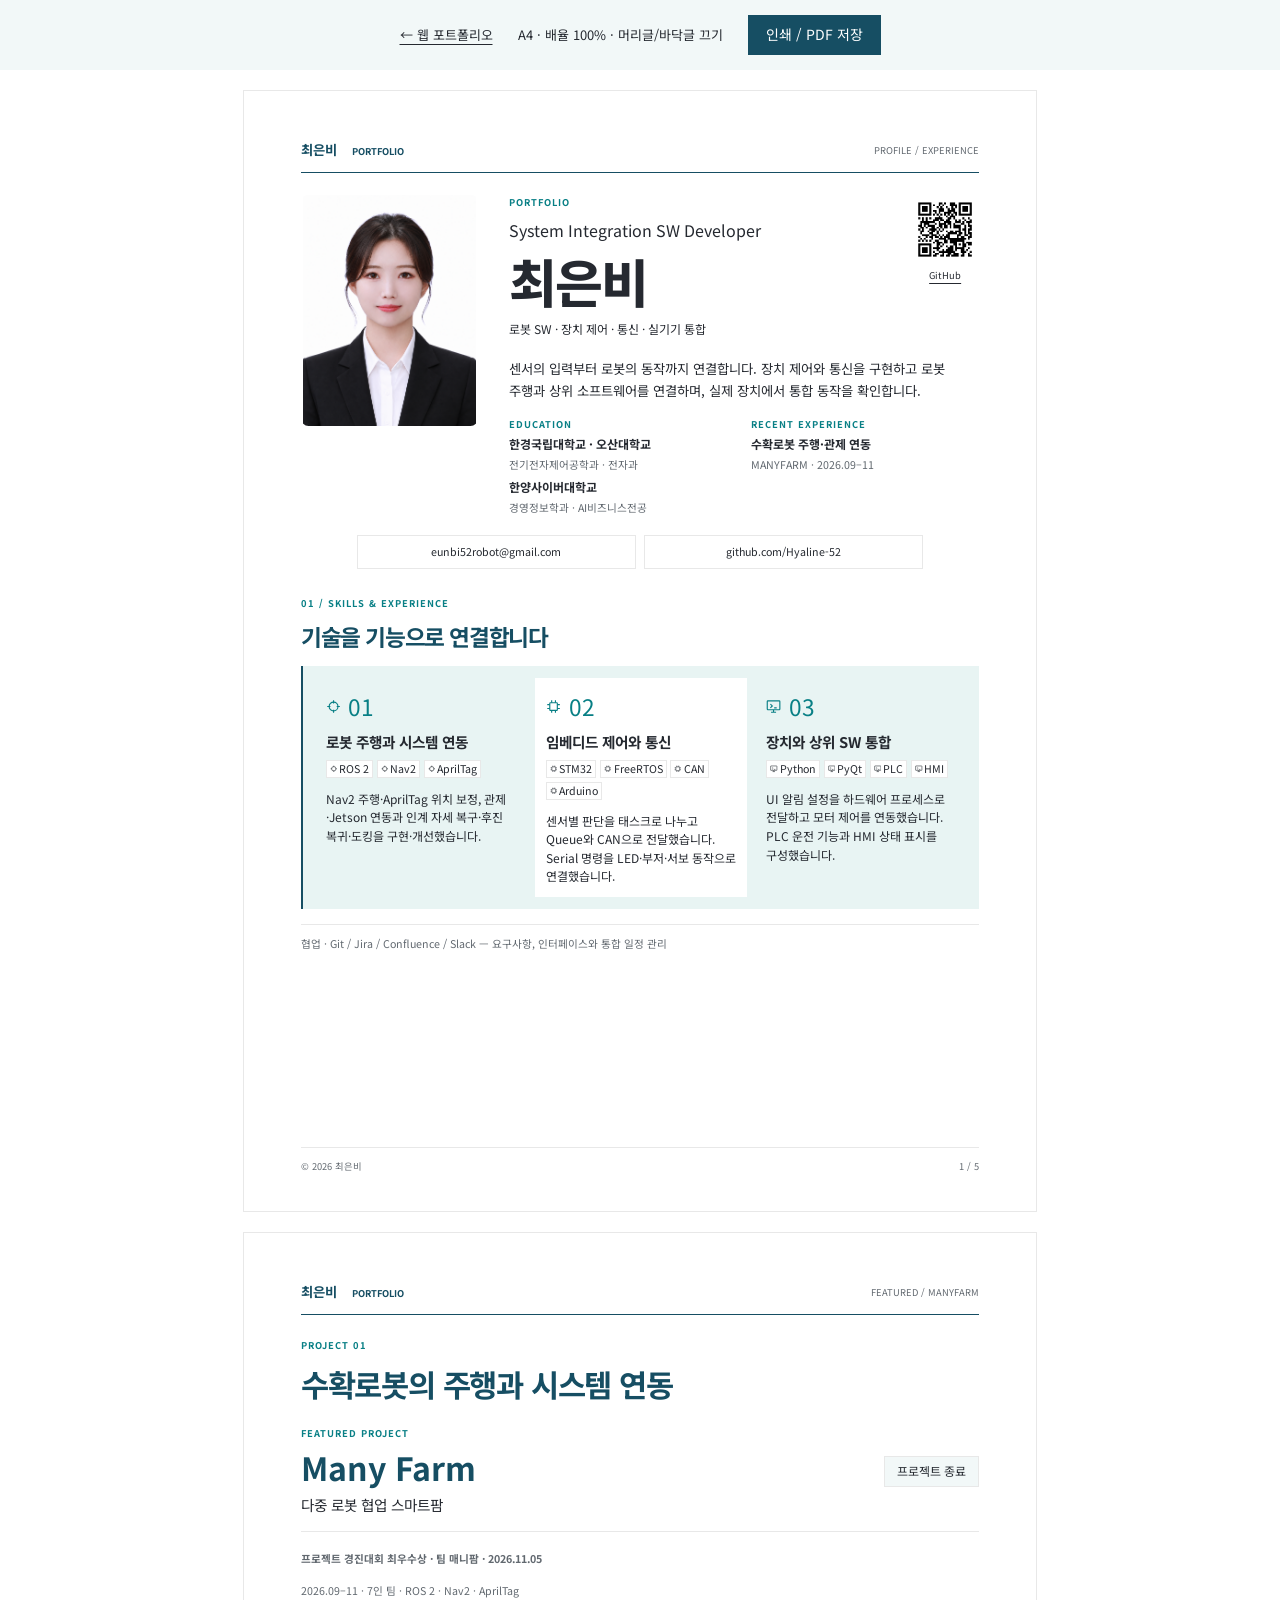
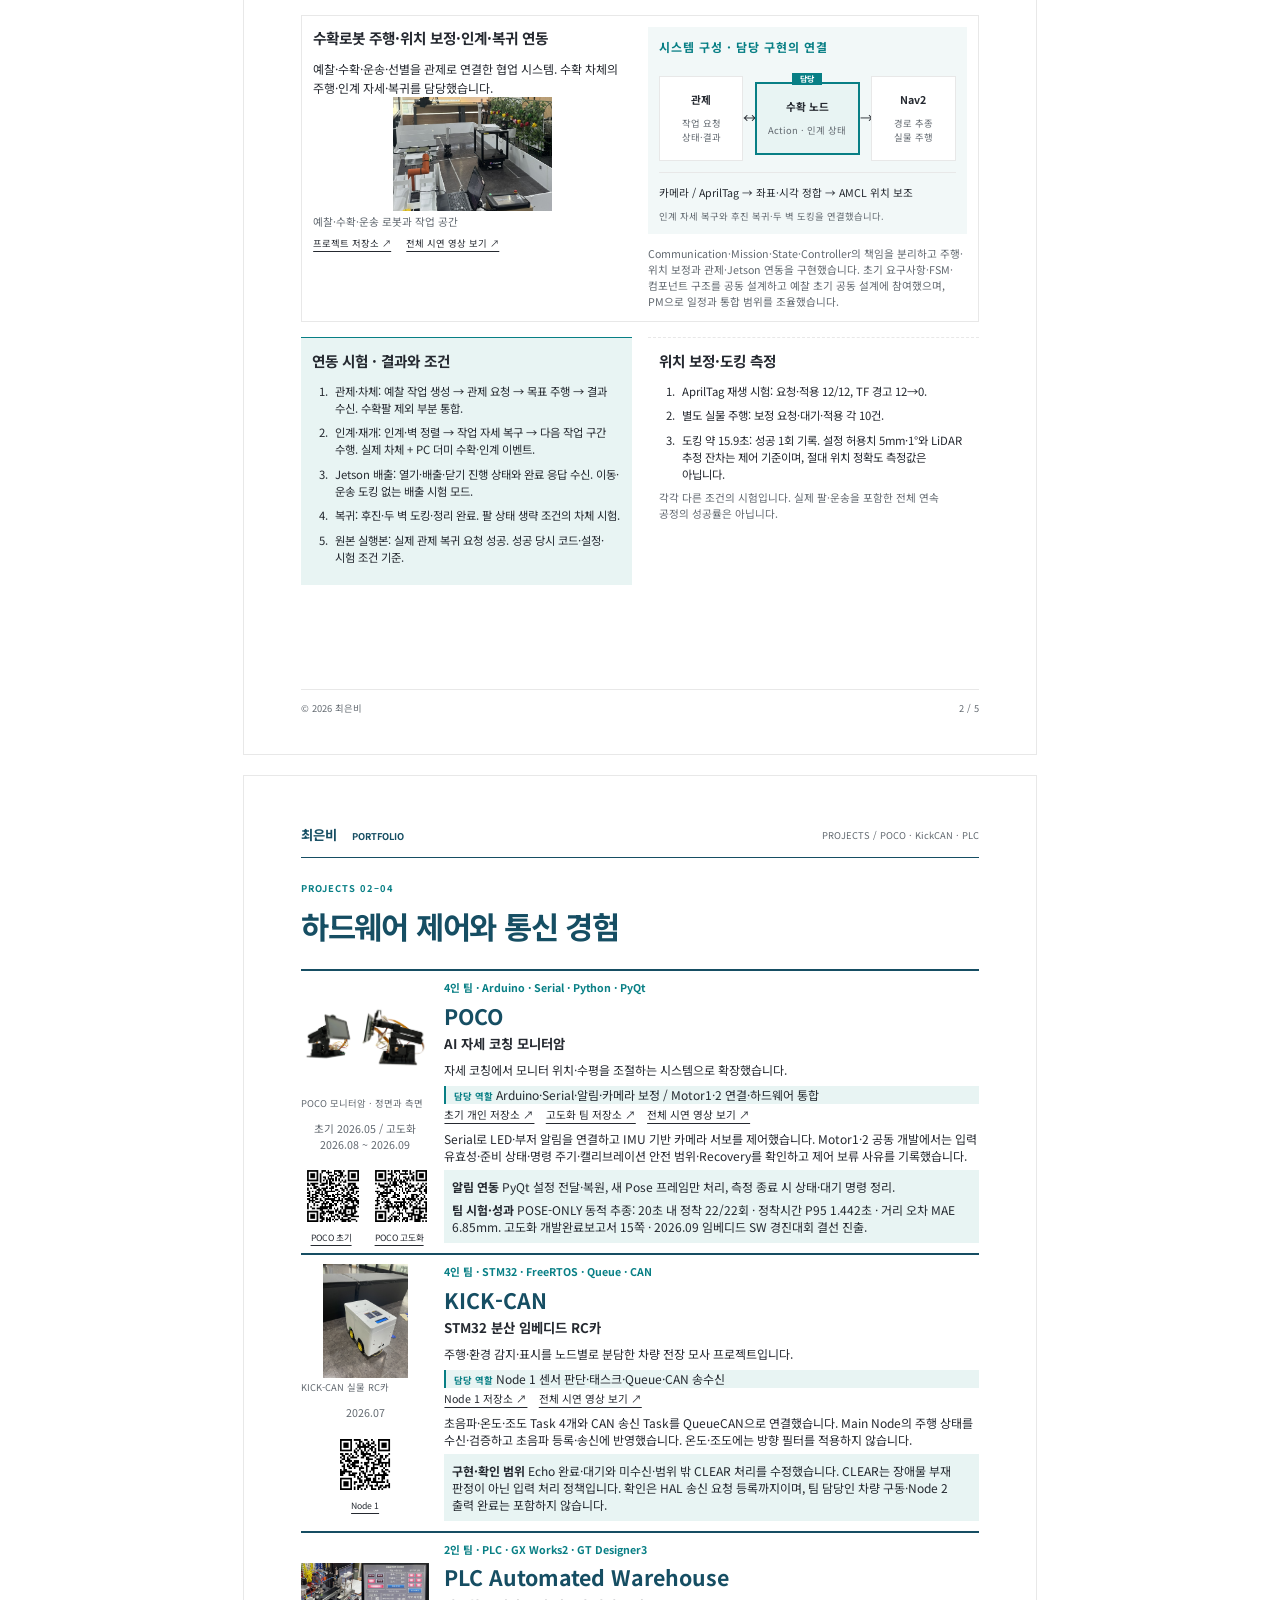
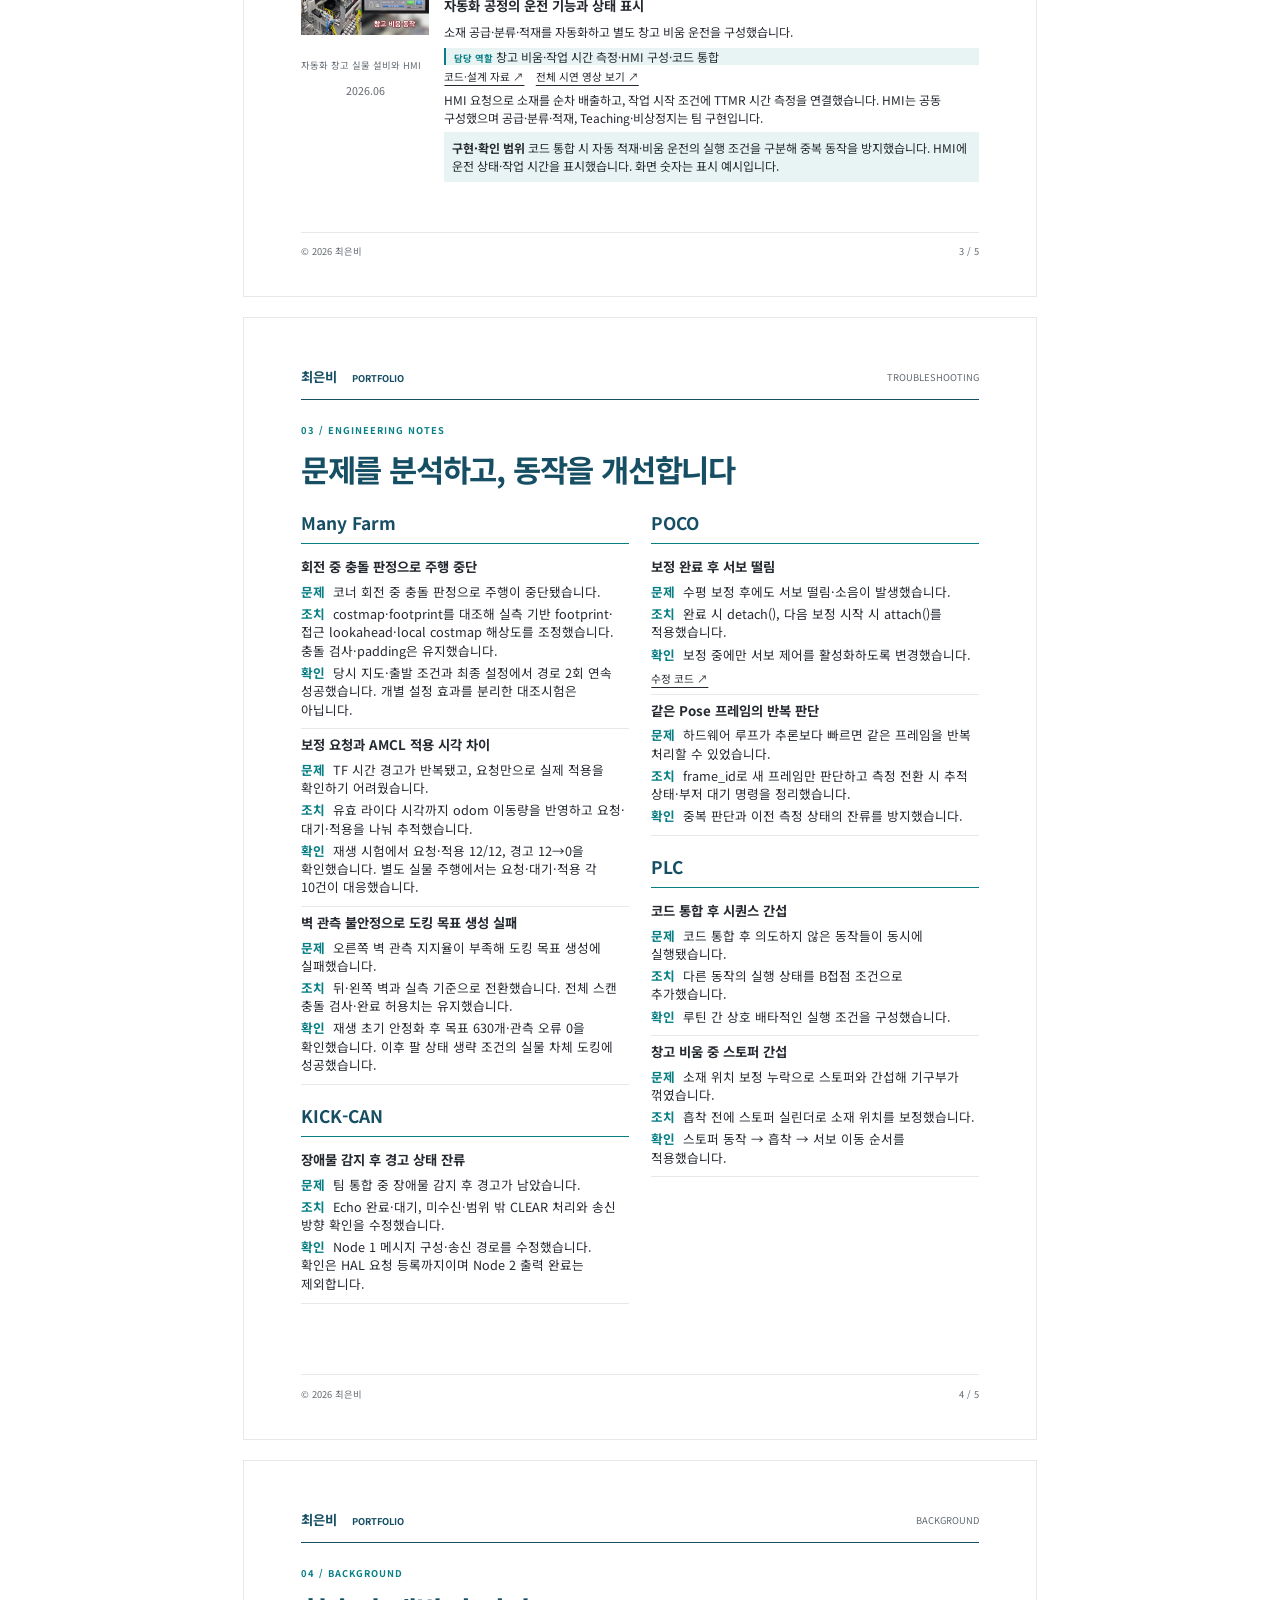
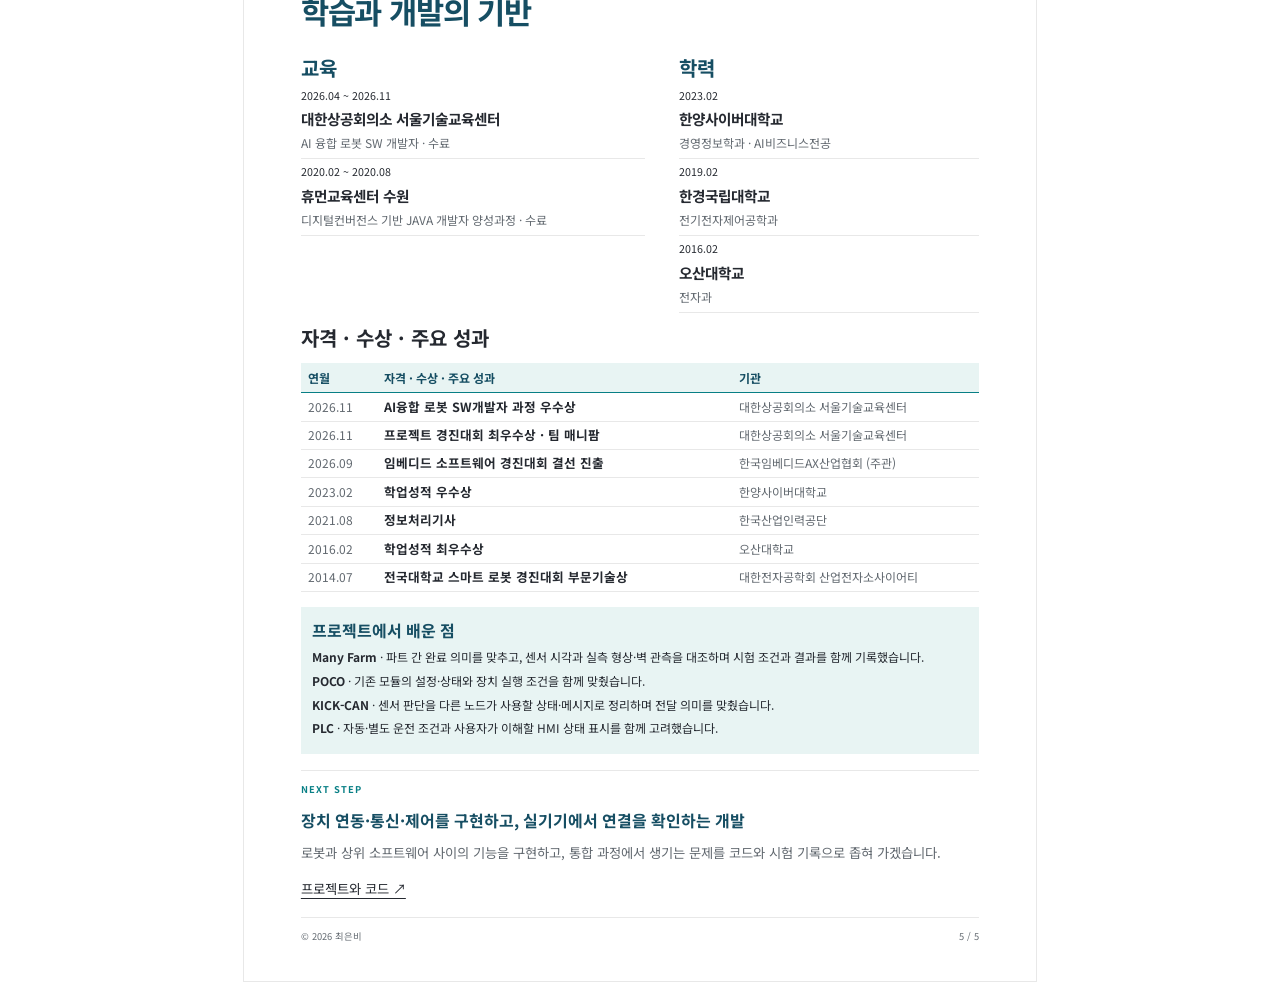
<file: print.html>
<!doctype html><html lang="ko"><head><meta charset="utf-8"><meta name="viewport" content="width=device-width,initial-scale=1"><title>최은비 시스템 통합 SW 포트폴리오</title><link rel="icon" href="assets/favicon.svg"><link rel="stylesheet" href="print-base.css?v=petrol-teal-1"><link rel="stylesheet" href="print.css"><script src="print-content.js?v=awards-20261125" defer></script><script src="print-app.js?v=awards-20261125" defer></script><link rel="stylesheet" href="print-a.css?v=solid-teal-2"><script src="tech-badges.js" defer></script><link rel="stylesheet" href="fonts.css"><link rel="stylesheet" href="print-typography.css"><link rel="stylesheet" href="print-final.css?v=awards-20261125"></head><body class="print-view"><div class="print-tools"><a href="index.html">← 웹 포트폴리오</a><span>A4 · 배율 100% · 머리글/바닥글 끄기</span><button id="print-button" type="button">인쇄 / PDF 저장</button></div><main id="main"></main></body></html>
</file>
<file: fonts.css>
/* Noto Sans KR variable, SIL OFL 1.1. Full original cmap retained across disjoint unicode ranges. */
@font-face{font-family:"Noto Sans KR";src:url("assets/fonts/NotoSansKR-latin-symbols.woff2") format("woff2");font-style:normal;font-weight:100 900;font-display:swap;unicode-range:U+20-7E,U+A0-103,U+110-113,U+11A-11B,U+128-12B,U+143-144,U+147-148,U+14C-14F,U+152-153,U+168-16D,U+192,U+1A0-1A1,U+1AF-1B0,U+1CD-1DC,U+1F8-1F9,U+2002-2003,U+2010-2016,U+2018-201A,U+201C-201E,U+2020-2022,U+2025-2027,U+2030,U+2032-2033,U+2035,U+2039-203C,U+2042,U+2047-2049,U+2051,U+2074,U+20A9,U+20AB-20AC,U+20DD-20DE,U+2100,U+2103,U+2105,U+2109-210A,U+210F,U+2113,U+2116,U+2121-2122,U+2126-2127,U+212B,U+212E,U+2135,U+213B,U+2160-216B,U+2170-217B,U+2190-2199,U+21B8-21B9,U+21C4-21C6,U+21CB-21CC,U+21D0,U+21D2,U+21D4,U+21E6-21E9,U+21F5,U+2200,U+2202-2203,U+2205-220B,U+220F,U+2211-2213,U+2215,U+221A,U+221D-2220,U+2223,U+2225-222E,U+2234-2237,U+223D,U+2243,U+2245,U+2248,U+224C,U+2260-2262,U+2264-2267,U+226A-226B,U+226E-226F,U+2272-2273,U+2276-2277,U+2282-2287,U+228A-228B,U+2295-2299,U+22A0,U+22A5,U+22BF,U+22DA-22DB,U+22EF,U+2305-2307,U+2312,U+2318,U+2329-232A,U+23B0-23B1,U+23BE-23CC,U+23CE,U+23DA-23DB,U+2423,U+2460-25AB,U+25B1-25B3,U+25B6-25B7,U+25BC-25BD,U+25C0-25C1,U+25C6-25C7,U+25C9-25CC,U+25CE-25D3,U+25E2-25E6,U+25EF,U+2600-2603,U+2605-2606,U+2609,U+260E-260F,U+2616-2617,U+261C-261F,U+262F,U+2640-2642,U+2660-266F,U+2672-267D,U+26A0,U+26BD-26BE,U+2702,U+2713,U+271A,U+273D,U+273F-2740,U+2756,U+2776-2793,U+27A1,U+2934-2935,U+29BF,U+29FA-29FB,U+2B05-2B07,U+2B1A,U+2B95,U+FF01-FFBE,U+FFC2-FFC7,U+FFCA-FFCF,U+FFD2-FFD7,U+FFDA-FFDC,U+FFE0-FFE6,U+FFE8-FFEE}
@font-face{font-family:"Noto Sans KR";src:url("assets/fonts/NotoSansKR-korean.woff2") format("woff2");font-style:normal;font-weight:100 900;font-display:swap;unicode-range:U+1100-11FF,U+3000-303F,U+3131-318E,U+A960-A97C,U+AC00-D7A3,U+D7B0-D7C6,U+D7CB-D7FB}
@font-face{font-family:"Noto Sans KR";src:url("assets/fonts/NotoSansKR-additional.woff2") format("woff2");font-style:normal;font-weight:100 900;font-display:swap;unicode-range:U+251,U+261,U+2BB,U+2C7,U+2C9-2CB,U+2D9,U+2EA-2EB,U+300-301,U+304,U+307,U+30C,U+391-3A1,U+3A3-3A9,U+3B1-3C9,U+401,U+410-44F,U+451,U+1E3E-1E3F,U+1EA0-1EF9,U+2E3A-2E3B,U+2E80-2E99,U+2E9B-2EF3,U+2F00-2FD5,U+2FF0-2FFB,U+3041-3096,U+3099-30FF,U+3105-312F,U+3190-31BB,U+31C0-31E3,U+31F0-321E,U+3220-332B,U+332D-33FF,U+349A,U+34D7,U+3515,U+3521,U+353E,U+35FF,U+366F,U+36C3-36C5,U+36E6,U+3723,U+372F,U+373A,U+37BC,U+380C,U+3818,U+3883,U+38BA,U+38E7,U+38FD,U+3960,U+3965,U+3983,U+3990,U+39A5,U+39B6,U+3A39,U+3AA4,U+3ADC,U+3AF6,U+3B03,U+3B23,U+3B79,U+3BF3,U+3C14,U+3C24,U+3C2D,U+3CBD-3CBE,U+3CFC,U+3D17,U+3D5F,U+3DBC,U+3DC2,U+3EC4,U+3EED,U+3EFD,U+3F04,U+402F,U+4034,U+4062,U+40A9,U+40C9,U+4137,U+41AC,U+4259,U+43BB,U+43C7,U+43E7,U+43EA,U+4450,U+4512,U+45F2,U+4618,U+46B7,U+46BE,U+46D4,U+46D8,U+46DD,U+472D,U+476C,U+477D,U+479F,U+4863,U+4883,U+4896,U+48A6,U+4925,U+499E,U+49A5,U+49CB,U+4A12,U+4A2D,U+4AB8,U+4ADF,U+4AE8,U+4AFB,U+4B53,U+4B71,U+4CDF-4CE0,U+4D1B,U+4E00-4E01,U+4E03,U+4E07-4E0B,U+4E0D-4E0E,U+4E11,U+4E14-4E16,U+4E18-4E19,U+4E1E-4E1F,U+4E24,U+4E26,U+4E28,U+4E2B-4E2D,U+4E30-4E32,U+4E36,U+4E38-4E39,U+4E3B,U+4E3F,U+4E42-4E43,U+4E45,U+4E4B,U+4E4D-4E4F,U+4E56-4E5B,U+4E5D-4E5F,U+4E67,U+4E6B-4E6D,U+4E71,U+4E73,U+4E76-4E77,U+4E7A-4E7C,U+4E7E,U+4E80,U+4E82,U+4E85-4E86,U+4E88-4E89,U+4E8B-4E8C,U+4E8E-4E92,U+4E94-4E95,U+4E98-4E99,U+4E9B-4E9C,U+4E9E-4EA2,U+4EA4-4EA6,U+4EA8,U+4EAB-4EAE,U+4EB0,U+4EB3-4EB4,U+4EB6,U+4EB9-4EBB,U+4EC0-4EC1,U+4EC4,U+4EC6-4EC7,U+4ECA-4ECB,U+4ECD,U+4ED4-4ED9,U+4EDD-4EDF,U+4EE1,U+4EE3-4EE5,U+4EEE,U+4EF0,U+4EF2-4EF3,U+4EF5-4EF7,U+4EFB,U+4EFD,U+4EFF-4F01,U+4F09-4F0B,U+4F0D-4F11,U+4F1A,U+4F1D,U+4F2F-4F30,U+4F34,U+4F36,U+4F38,U+4F3A,U+4F3C-4F3E,U+4F42-4F43,U+4F46-4F49,U+4F4B,U+4F4D-4F51,U+4F53-4F57,U+4F59-4F5F,U+4F69-4F6A,U+4F6F-4F70,U+4F73-4F74,U+4F76,U+4F78-4F81,U+4F83-4F84,U+4F86,U+4F88-4F8B,U+4F8D-4F92,U+4F94,U+4F96-4F98,U+4F9A-4F9D,U+4FAE-4FAF,U+4FB2,U+4FB5-4FB6,U+4FB9,U+4FBB,U+4FBF,U+4FC1-4FC5,U+4FC9-4FCA,U+4FCC-4FD4,U+4FD7-4FDB,U+4FDD-4FE1,U+4FE3,U+4FEE-4FF1,U+4FF3-4FF6,U+4FF8,U+4FFA,U+4FFE,U+5000,U+5002,U+5005-5007,U+5009,U+500B,U+500D,U+500F,U+5011-5014,U+5016,U+5018-501A,U+501C,U+501E-501F,U+5021-502E,U+5030,U+503B,U+5043-5044,U+5047-504A,U+504E-504F,U+5053,U+5055-5056,U+5058-505A,U+505C,U+5060,U+5062,U+5065-5066,U+506A,U+5070,U+5072,U+5074-5076,U+5078,U+5080,U+5083,U+5085,U+508B,U+508D,U+5091-5092,U+5094,U+5096,U+5098-509B,U+509D-509E,U+50A2,U+50AC-50AE,U+50B2-50B5,U+50B7,U+50BD-50BF,U+50C2,U+50C4-50C5,U+50C9-50CA,U+50CF,U+50D1,U+50D4-50D6,U+50DA-50DB,U+50DE,U+50E2,U+50E5-50E7,U+50E9,U+50EC-50EE,U+50F5,U+50F9,U+50FB,U+50FE-5104,U+5106-5107,U+5109,U+510B-510C,U+5110,U+5112-5115,U+5117-5118,U+511A-511C,U+511F,U+5121-5122,U+5124-5125,U+5127,U+512A-512B,U+5131-5133,U+5135,U+5137-513C,U+513F-5141,U+5143-5149,U+514B-514E,U+5150,U+5152,U+5154-5157,U+515A,U+515C,U+5162,U+5165,U+5167-516E,U+5171,U+5175-5178,U+517C,U+5180,U+5182,U+5186,U+5189-518A,U+518C-518D,U+518F,U+5191-5193,U+5195-5199,U+519E,U+51A0,U+51A2-51A5,U+51AA-51AC,U+51B0-51B2,U+51B6-51B7,U+51BD-51BE,U+51C4-51C6,U+51C9-51CD,U+51D2,U+51D4,U+51D6,U+51DB-51DE,U+51E0-51E1,U+51E9,U+51ED,U+51F0-51F1,U+51F3-51F6,U+51F8-51FA,U+51FD,U+5200-5203,U+5206-5208,U+520A,U+520E,U+5211,U+5213,U+5216-5217,U+521D,U+5224-5227,U+5229-522A,U+522E,U+5230-5233,U+5236-523B,U+5243-5244,U+5246-5247,U+5249-524D,U+5254-5257,U+525A-525B,U+525D-525F,U+5261,U+5269-526A,U+526F,U+5272,U+5274-5275,U+5277,U+527A,U+527D,U+527F,U+5282-5283,U+5287-5289,U+528D,U+5291-5293,U+5297-5298,U+529B,U+529F-52A0,U+52A3-52A4,U+52A7,U+52A9-52AE,U+52B9,U+52BE,U+52C1,U+52C3,U+52C5,U+52C7,U+52C9,U+52CC-52CD,U+52D2,U+52D5-52D6,U+52D8-52D9,U+52DB,U+52DD-52E4,U+52E6,U+52ED,U+52F2-52F3,U+52F5,U+52F8-52FB,U+52FE-5303,U+5305,U+5308,U+530A,U+530C-530D,U+530F-5310,U+5315-5317,U+5319-531A,U+5320-5321,U+5323,U+5327,U+532A,U+532F,U+5331,U+5336,U+5338-533B,U+533D-5341,U+5343-5345,U+5347-534A,U+534D,U+5351-5354,U+5357,U+535A,U+535C,U+535E,U+5360-5361,U+5364,U+5366,U+5368-5369,U+536C,U+536E-5375,U+5377-537B,U+537D-537F,U+5382,U+5384,U+538E,U+5393,U+5396,U+5398,U+539A,U+539D,U+539F-53A0,U+53A5-53A6,U+53AA,U+53AD-53AE,U+53B2-53B3,U+53B6,U+53B9,U+53BB,U+53C2-53C3,U+53C5,U+53C8-53CD,U+53D4,U+53D6-53D7,U+53D9,U+53DB,U+53DF,U+53E1-53E6,U+53E8-53F8,U+5401,U+5403-5404,U+5408-5411,U+541B,U+541D,U+541F-5420,U+5426,U+5429,U+542B-542C,U+542E,U+5431,U+5433,U+5436,U+5438-5439,U+543B-543E,U+5440,U+5442,U+5446,U+5448,U+544A,U+544E,U+5451,U+545D,U+545F,U+5462,U+5464,U+5466,U+5468,U+546A-546B,U+5470-5471,U+5473,U+5475-5476,U+547B-547D,U+547F-5480,U+5484,U+5486-5487,U+548B-5490,U+5496,U+54A0,U+54A2,U+54A4-54A5,U+54A8,U+54AB-54AC,U+54AF,U+54B2-54B3,U+54B8,U+54BB-54BD,U+54BF-54C4,U+54C6-54C9,U+54E1,U+54E5-54E6,U+54E8-54E9,U+54ED-54EE,U+54F1-54F2,U+54FA,U+54FD,U+54FF,U+5504,U+5506-5507,U+5509,U+550E-5510,U+5514,U+551C,U+552B,U+552E-552F,U+5531,U+5533,U+5535,U+5539,U+553C,U+553E,U+5540,U+5542,U+5544,U+5546,U+554A,U+554F,U+5553,U+5556-5557,U+555C,U+555E,U+5563,U+557B-5581,U+5583-5584,U+5586-5587,U+5589-558B,U+5591,U+5593-5594,U+5598-559A,U+559C-559F,U+55A3-55A4,U+55A7-55AC,U+55AE,U+55B0,U+55C3,U+55C5,U+55C7,U+55C9,U+55D1,U+55D4,U+55DA-55DC,U+55DF-55E0,U+55E2-55E4,U+55F7,U+55FD-55FF,U+5604,U+5606,U+5608-5609,U+560C-5610,U+5612,U+5614,U+5616-5617,U+5629,U+562C,U+562F,U+5632,U+5634,U+5636-5639,U+563B,U+563F,U+5641-5642,U+5649,U+564B,U+564D-564F,U+5653,U+5664-5665,U+5668-566D,U+566F,U+5672,U+5674,U+5676,U+5678,U+567A,U+5680,U+5684,U+5686-5687,U+568F,U+5699-569A,U+56A5,U+56A7,U+56AC,U+56AE,U+56B3-56B4,U+56B6,U+56BC,U+56C0-56C3,U+56C8-56CA,U+56CD,U+56D1,U+56D7,U+56DA-56DB,U+56DE-56E0,U+56E3,U+56E6-56E7,U+56EB,U+56ED-56EE,U+56F0,U+56F3,U+56F7,U+56F9-56FA,U+56FD,U+56FF,U+5701-5704,U+5707-570B,U+570D,U+5712-5713,U+5716,U+5718,U+571C,U+571F,U+5725,U+5728-572A,U+572C-572E,U+5730,U+573B,U+573E,U+5740-5742,U+5747,U+574A,U+574C-5751,U+5761,U+5764,U+5766-576A,U+576E-5771,U+5773,U+5775,U+5777-5778,U+577B-577C,U+5782,U+5788,U+578B-578C,U+5793,U+5795,U+579E,U+57A0,U+57A2-57A4,U+57B8,U+57BD,U+57C3,U+57C6-57C9,U+57CB,U+57CE-57CF,U+57D1-57D2,U+57DC,U+57DF-57E0,U+57E4,U+57E9,U+57ED-57EE,U+57F0,U+57F3-57F4,U+57F6-57F7,U+57F9-57FD,U+5800,U+5802-5806,U+5808-580B,U+5817,U+5819,U+581D-581E,U+5820-5821,U+5823-5824,U+5826-5827,U+582A,U+582D,U+582F-5831,U+5834-5835,U+583A,U+5840,U+5849-584D,U+584F-5852,U+5854,U+5857-585A,U+585E,U+5861-5862,U+5864,U+5869,U+5875,U+5879,U+587C-587E,U+5880-5881,U+5883,U+5885,U+5889-588A,U+588C-588D,U+5890,U+5893,U+589C-589F,U+58A1,U+58A3,U+58A8-58A9,U+58AB,U+58AE,U+58B0-58B1,U+58B3,U+58BA-58BB,U+58BE,U+58C1,U+58C3,U+58C5,U+58C7,U+58CE,U+58D1,U+58D3-58D5,U+58D8-58DA,U+58DC-58DF,U+58E1,U+58E4,U+58EB-58EC,U+58EE-58F0,U+58F2,U+58F9-58FB,U+58FD,U+5902,U+5906,U+5908,U+590A,U+590F-5910,U+5914-5916,U+5919-591C,U+5922,U+5924-5925,U+5927,U+5929-592F,U+5931-5932,U+5937-5938,U+593D-593E,U+5944,U+5947-5949,U+594C,U+594E-5951,U+5953-5955,U+5957-5958,U+595A,U+595C,U+5960,U+5962,U+5967,U+5969-596E,U+5972-5974,U+5976,U+5978,U+597D,U+5982-5984,U+598A,U+598C-598D,U+5991-5993,U+5996-5997,U+5999,U+599D,U+59A3-59A5,U+59A7-59A8,U+59AC,U+59AF,U+59B2,U+59B5-59B6,U+59B8-59B9,U+59BB,U+59BE-59BF,U+59C1,U+59C3,U+59C6,U+59C8-59CB,U+59CD,U+59D0-59D4,U+59D9-59DA,U+59DC-59DE,U+59E2-59E6,U+59E8,U+59EA-59EC,U+59EE,U+59F0,U+59F2,U+59F7-59FC,U+59FF,U+5A01,U+5A03,U+5A09-5A0A,U+5A0D,U+5A11,U+5A13,U+5A18-5A19,U+5A1B-5A1C,U+5A1F-5A20,U+5A23,U+5A25,U+5A27,U+5A29,U+5A2B,U+5A2D,U+5A35-5A36,U+5A3C,U+5A3F-5A41,U+5A46-5A47,U+5A49,U+5A4B-5A4C,U+5A50-5A51,U+5A5A,U+5A60,U+5A62-5A63,U+5A66-5A67,U+5A69-5A6A,U+5A6D,U+5A72,U+5A77,U+5A7F,U+5A84,U+5A8D,U+5A90,U+5A92-5A93,U+5A95,U+5A9A-5A9B,U+5A9E-5A9F,U+5AA2,U+5AA4,U+5AA7,U+5AAA,U+5AB3,U+5AB5,U+5ABA-5ABF,U+5AC1-5AC2,U+5AC4,U+5AC8-5AC9,U+5ACB-5ACC,U+5AD5-5AD7,U+5AD9-5ADB,U+5ADD,U+5AE0-5AE6,U+5AE9,U+5AEB,U+5AED-5AEF,U+5AF6,U+5AFA-5AFB,U+5AFD,U+5B00,U+5B05,U+5B08-5B09,U+5B0B-5B0C,U+5B16,U+5B19,U+5B1B,U+5B25,U+5B28,U+5B2A,U+5B2D,U+5B30,U+5B32,U+5B34,U+5B3E-5B40,U+5B43,U+5B45,U+5B4C,U+5B50-5B51,U+5B54-5B58,U+5B5A-5B5D,U+5B5F,U+5B61,U+5B63-5B66,U+5B69,U+5B6B,U+5B70-5B71,U+5B75-5B76,U+5B78,U+5B7A,U+5B7C,U+5B7F-5B82,U+5B85,U+5B87-5B8C,U+5B8F,U+5B93,U+5B95-5B9D,U+5B9F,U+5BA2-5BA6,U+5BAC,U+5BAE,U+5BB0,U+5BB3-5BB6,U+5BB8-5BB9,U+5BBF-5BC0,U+5BC2-5BC7,U+5BCC,U+5BD0,U+5BD2-5BD4,U+5BD6-5BD8,U+5BDB,U+5BDE-5BDF,U+5BE1-5BE2,U+5BE4-5BE9,U+5BEB-5BF0,U+5BF5-5BF6,U+5BF8-5BFA,U+5BFF,U+5C01,U+5C04-5C0F,U+5C11,U+5C14,U+5C16,U+5C19,U+5C1F-5C20,U+5C22-5C24,U+5C28,U+5C2B,U+5C31,U+5C38-5C41,U+5C45-5C48,U+5C4B,U+5C4D-5C4E,U+5C50-5C51,U+5C55,U+5C5B,U+5C60,U+5C62,U+5C64-5C65,U+5C68,U+5C6C,U+5C6F,U+5C71,U+5C73,U+5C79-5C7A,U+5C88,U+5C8A,U+5C8C,U+5C8F-5C92,U+5C94,U+5C9D,U+5CA1,U+5CA3,U+5CA5-5CAD,U+5CB1,U+5CB3,U+5CB5,U+5CB7-5CB8,U+5CBA,U+5CBE,U+5CC0,U+5CCB,U+5CD2,U+5CD9,U+5CE0,U+5CE8-5CE9,U+5CED,U+5CEF-5CF1,U+5CF4,U+5CF6,U+5CFB,U+5CFD,U+5D06-5D07,U+5D0D-5D0E,U+5D10-5D11,U+5D14-5D19,U+5D1B,U+5D1F,U+5D22,U+5D24,U+5D26-5D27,U+5D29,U+5D34,U+5D3D,U+5D41-5D42,U+5D44,U+5D4B-5D4C,U+5D4E,U+5D50,U+5D53-5D54,U+5D69,U+5D6C,U+5D6F,U+5D71,U+5D81-5D82,U+5D84,U+5D86-5D87,U+5D8B,U+5D92,U+5D94-5D95,U+5D99,U+5D9D,U+5DA0,U+5DA2,U+5DA7,U+5DAA-5DAB,U+5DAE,U+5DB0,U+5DB7-5DB8,U+5DBA,U+5DBC-5DBE,U+5DC9,U+5DCB,U+5DCD,U+5DD1-5DD3,U+5DD6,U+5DDA-5DDB,U+5DDD-5DDE,U+5DE0-5DE2,U+5DE5-5DE8,U+5DEB,U+5DEE,U+5DF1-5DF5,U+5DF7-5DF9,U+5DFB,U+5DFD-5DFE,U+5E02-5E03,U+5E06,U+5E09,U+5E0C,U+5E11,U+5E15-5E16,U+5E19-5E1B,U+5E1D,U+5E20,U+5E25,U+5E28,U+5E2B,U+5E2D,U+5E33,U+5E36-5E38,U+5E3D,U+5E3F-5E40,U+5E43-5E45,U+5E47,U+5E4C,U+5E4E,U+5E54-5E55,U+5E58,U+5E5E-5E5F,U+5E61-5E63,U+5E68,U+5E6A-5E6C,U+5E70-5E74,U+5E76-5E80,U+5E83-5E84,U+5E87,U+5E8A-5E8B,U+5E8F,U+5E95-5E97,U+5E9A,U+5E9C,U+5EA0,U+5EA5-5EA8,U+5EAB,U+5EAD,U+5EB3,U+5EB5-5EB8,U+5EBD-5EBE,U+5EC1-5EC2,U+5EC8-5ECB,U+5ECF-5ED1,U+5ED3,U+5ED5-5ED6,U+5ED9-5EDB,U+5EDD-5EE3,U+5EE5,U+5EE7-5EE9,U+5EEC,U+5EF1,U+5EF3-5EF4,U+5EF6-5EF7,U+5EFA-5EFB,U+5EFE-5EFF,U+5F01,U+5F03-5F04,U+5F07-5F08,U+5F0A-5F0B,U+5F0F,U+5F11-5F15,U+5F17-5F18,U+5F1B,U+5F1F,U+5F22,U+5F25-5F27,U+5F29,U+5F2D,U+5F31,U+5F34-5F35,U+5F37,U+5F3A,U+5F3C,U+5F3E,U+5F40,U+5F46,U+5F48,U+5F4A,U+5F4C,U+5F4E,U+5F50-5F51,U+5F53-5F54,U+5F56-5F59,U+5F5B,U+5F5D,U+5F61-5F62,U+5F64-5F67,U+5F69-5F6D,U+5F70-5F71,U+5F73,U+5F77,U+5F79,U+5F7C,U+5F7F-5F82,U+5F85,U+5F87-5F8C,U+5F90-5F92,U+5F97-5F99,U+5F9C,U+5F9E,U+5FA0-5FA1,U+5FA3,U+5FA7-5FAA,U+5FAC-5FAF,U+5FB3,U+5FB5,U+5FB7,U+5FB9,U+5FBC-5FBD,U+5FC3-5FC5,U+5FC8-5FC9,U+5FCC-5FCE,U+5FD0,U+5FD2-5FD3,U+5FD5-5FD9,U+5FDC-5FE1,U+5FE4,U+5FE8,U+5FEB,U+5FED-5FEF,U+5FF1,U+5FF5,U+5FF8,U+5FFB-5FFD,U+5FFF,U+600A,U+600D,U+600F,U+6012,U+6014-6017,U+6019,U+601B-601D,U+6020-6021,U+6025-602A,U+602F-6030,U+6033,U+6041-6043,U+6046-6048,U+604A-604B,U+604D,U+6050,U+6052,U+6055,U+6059-605A,U+605D,U+605F-6060,U+6062-6065,U+6068-606D,U+606F-6070,U+6075,U+6081,U+6083-6086,U+6089-608D,U+608F,U+6092,U+6094-6097,U+609A-609B,U+609F-60A0,U+60A2-60A4,U+60A7,U+60AA,U+60B0-60B6,U+60B8,U+60BB-60BE,U+60C4-60C7,U+60C9,U+60CB,U+60CF,U+60D1,U+60D3,U+60D5,U+60D7-60E2,U+60F0-60F4,U+60F6-60FC,U+6100-6101,U+6103,U+6106,U+6108-6109,U+610D-610F,U+6114-6115,U+611A-611C,U+611E-611F,U+6122,U+6127-6128,U+612B-612D,U+6130,U+6134,U+6137,U+613C,U+613E-613F,U+6142,U+6144,U+6146-6148,U+614A-614D,U+614F,U+6152-6155,U+6158-615A,U+615C-615D,U+615F-6164,U+6167-6168,U+616A-616B,U+616E,U+6170-6171,U+6173-6177,U+617A,U+617C-617E,U+6181-6183,U+618A,U+618D-618E,U+6190-6194,U+6196,U+6198-619A,U+61A4,U+61A7-61A9,U+61AB-61AC,U+61AE-61AF,U+61B2,U+61B6,U+61B8,U+61BA-61BE,U+61C3,U+61C6-61CC,U+61CF,U+61D5,U+61D7,U+61DE-61DF,U+61E3,U+61E6,U+61F2,U+61F6-61F8,U+61FA,U+61FC-6200,U+6207-6208,U+620A,U+620C-620E,U+6210-6212,U+6214-6216,U+6218,U+621A,U+621E-621F,U+6221-6222,U+6226-6227,U+6229-622A,U+622D-622E,U+6230-6236,U+6239,U+623E-6241,U+6243,U+6247-624E,U+6251-6253,U+6257-6258,U+625B-625C,U+625E,U+6263,U+6268,U+626E,U+6271,U+6273,U+6276,U+6279-627A,U+627C,U+627E-6280,U+6283-6284,U+6286,U+6289-628A,U+628F,U+6291-6292,U+6294-6298,U+629B,U+62A6,U+62A8,U+62AB-62AC,U+62AE,U+62B1-62B2,U+62B5,U+62B9,U+62BC-62BD,U+62C2,U+62C4-62CD,U+62CF-62D9,U+62DB-62DC,U+62E1,U+62EC-62EF,U+62F1,U+62F3,U+62F5-62F7,U+62FD-62FF,U+6301-6302,U+6307,U+6309,U+630C,U+6310-6312,U+6328,U+632A-632B,U+632F,U+6339-633B,U+633D-633E,U+6342-6344,U+6346,U+6349,U+634C-6350,U+6353,U+6355,U+6357,U+635A,U+6367-6369,U+636B,U+636E,U+6371-6372,U+6376-6377,U+637A-637B,U+637F-6380,U+6383-6384,U+6387-638A,U+638C,U+638E-638F,U+6392,U+6396,U+6398,U+639B-639C,U+639F-63A2,U+63A5,U+63A7-63AA,U+63AC,U+63BE,U+63C0,U+63C3-63C4,U+63C6,U+63C9,U+63CF-63D0,U+63D2,U+63D6,U+63DA-63DB,U+63DF-63E1,U+63E3,U+63E9,U+63EB,U+63ED-63EE,U+63F2,U+63F4-63F7,U+6406,U+6409,U+640D,U+640F,U+6412,U+6414,U+6416-6418,U+641C,U+6420,U+6422,U+6424-6425,U+6428,U+642A-642D,U+642F-6430,U+6434,U+6436,U+643A,U+643E,U+6458,U+645B,U+645E,U+6460,U+6467,U+6469,U+646D,U+646F,U+6473,U+6478-647B,U+647D,U+6485,U+6488,U+6490-6493,U+6495,U+6499-649B,U+649D-649F,U+64A4-64A5,U+64A9,U+64AB,U+64AD-64AE,U+64B0,U+64B2,U+64BB-64BC,U+64BE-64BF,U+64C1,U+64C4-64C5,U+64C7,U+64C9-64CA,U+64CD-64CE,U+64D0,U+64D2,U+64D4-64D5,U+64D7-64D8,U+64DA,U+64E0-64E3,U+64E5-64E7,U+64EC-64ED,U+64EF,U+64F1-64F2,U+64F4,U+64FA,U+64FE,U+6500,U+6502,U+6504,U+6507,U+650A,U+650F,U+6514,U+6518-6519,U+651D,U+6522-6524,U+652A-652C,U+652F,U+6532,U+6534-6539,U+653B,U+653D-653F,U+6543,U+6545,U+6548-6549,U+654D-654F,U+6551-6552,U+6554-6559,U+655D-655E,U+6562-6563,U+6566,U+656C-656D,U+6572,U+6574-6575,U+6577-6578,U+657E,U+6581-6583,U+6585,U+6587,U+6589,U+658C,U+6590-6591,U+6597,U+6599,U+659B-659D,U+659F,U+65A1,U+65A4-65A5,U+65A7,U+65AB-65AD,U+65AF-65B2,U+65B7,U+65B9,U+65BC-65BD,U+65BF,U+65C1-65C6,U+65CA-65CC,U+65CF,U+65D2,U+65D7,U+65E0-65E1,U+65E3,U+65E5-65E6,U+65E8-65E9,U+65EC-65ED,U+65F1-65F2,U+65F4,U+65FA-65FD,U+65FF-6600,U+6602-6603,U+6606-6607,U+6609-660A,U+660C-6611,U+6613-6615,U+661B-661C,U+661E-6621,U+6623-6625,U+6627-6628,U+662B,U+662D,U+662F-6631,U+6634-6637,U+663A-663B,U+6641-6644,U+6648-6649,U+664B-664C,U+664E-6651,U+6659-665B,U+665D-6662,U+6664-6669,U+666B-6670,U+6673-6674,U+6676-667B,U+667D,U+667F,U+6684,U+6687-6689,U+668B-668C,U+668E,U+6690-6691,U+6696-6698,U+669A,U+669D-669E,U+66A0,U+66A2-66A3,U+66AB-66AC,U+66AE,U+66B1-66B5,U+66B8-66BB,U+66BE-66C1,U+66C4-66C9,U+66D3-66D4,U+66D6,U+66D8-66DE,U+66E0,U+66E3,U+66E6,U+66E8-66EA,U+66EC,U+66EE-66F0,U+66F2-66F4,U+66F7-66FA,U+66FC,U+66FE-6700,U+6703-6705,U+6708-670D,U+6710,U+6714-6715,U+6717,U+671B,U+671D-6720,U+6722-6723,U+6726-6728,U+672A-672E,U+6731,U+6733-6734,U+6736,U+673A,U+673D-673E,U+6745-6746,U+6749,U+674B-674C,U+674E-6751,U+6753,U+6756,U+675C-6760,U+6765,U+676A,U+676C-676D,U+676F-6773,U+6775,U+6777,U+677B-677C,U+677E-677F,U+6783,U+6787,U+6789,U+678B-678C,U+678F-6790,U+6792-6793,U+6795,U+6797-679A,U+679C-679D,U+67AF-67B0,U+67B2-67B3,U+67B6-67B8,U+67BE,U+67C1,U+67C4-67C5,U+67CA,U+67CF-67D4,U+67D6-67DA,U+67DD-67DF,U+67E2,U+67E9,U+67EC,U+67EF-67F1,U+67F3-67F6,U+67F9,U+67FB,U+67FE-67FF,U+6803-6804,U+6810,U+6812-6813,U+6816-6817,U+681D-681E,U+6821-6822,U+682A,U+682E-682F,U+6831-6832,U+6834,U+6838-6839,U+683B-683D,U+6840-6844,U+6846,U+6848-6849,U+684E,U+6850-6851,U+6853-6854,U+686D,U+686F,U+6874,U+6876-6877,U+687E-687F,U+6881,U+6883,U+6885-6886,U+688F,U+6893-6894,U+6897,U+689B,U+689D,U+689F-68A3,U+68A7-68A8,U+68AD,U+68AF-68B1,U+68B3,U+68B5-68B6,U+68C4-68C5,U+68C9-68CD,U+68D0,U+68D2,U+68D5-68D8,U+68DA,U+68DF-68E0,U+68E3,U+68E7-68E8,U+68EC,U+68EE,U+68F2,U+68F9-68FD,U+6900-6901,U+6904-6906,U+690B,U+690D-690F,U+6911-6912,U+6919,U+691C,U+6927,U+6930,U+6934,U+6936,U+6939,U+693D,U+693F,U+6942,U+694A,U+694F,U+6953-6955,U+6957,U+6959-695A,U+695D-695E,U+6960-6963,U+6965,U+6968,U+696A-696F,U+6973,U+6975,U+6977-6979,U+697B,U+697D,U+698E,U+6991,U+6994-6995,U+6998,U+699B-699C,U+699F,U+69A4-69A7,U+69AD-69AE,U+69B0-69B2,U+69B4,U+69B7,U+69BA-69BC,U+69BE-69C1,U+69C3,U+69C7,U+69CA-69D0,U+69D3,U+69D6,U+69E2,U+69E5-69EA,U+69ED,U+69F2,U+69F9,U+69FB,U+69FD,U+69FF-6A00,U+6A02,U+6A05,U+6A0A-6A0B,U+6A11-6A14,U+6A17,U+6A19,U+6A1B,U+6A1E-6A1F,U+6A21,U+6A23,U+6A29,U+6A2B,U+6A35,U+6A38-6A3B,U+6A3D,U+6A43-6A45,U+6A47-6A4D,U+6A50,U+6A52-6A53,U+6A58-6A5A,U+6A5F,U+6A61-6A62,U+6A64,U+6A66,U+6A6B,U+6A72,U+6A75,U+6A7F-6A80,U+6A83-6A84,U+6A89,U+6A8D-6A8E,U+6A90,U+6A94,U+6A97,U+6A9C-6A9D,U+6A9F-6AA0,U+6AA2-6AA3,U+6AAE,U+6AB3,U+6AB6,U+6ABB-6ABC,U+6ABF,U+6AC2-6AC3,U+6AD3,U+6ADA-6ADF,U+6AE8,U+6AEA,U+6AEC,U+6AF6,U+6AFB-6AFC,U+6B02-6B04,U+6B0A,U+6B0C,U+6B11-6B12,U+6B16,U+6B1E,U+6B20-6B21,U+6B23,U+6B2C,U+6B32,U+6B37-6B3B,U+6B3D-6B3F,U+6B43,U+6B46-6B47,U+6B49-6B4A,U+6B4C,U+6B4E,U+6B50,U+6B54,U+6B59-6B5B,U+6B5F-6B67,U+6B69-6B6A,U+6B6F,U+6B72,U+6B77-6B7B,U+6B7F-6B80,U+6B82-6B84,U+6B86,U+6B89-6B8A,U+6B8D,U+6B91,U+6B96,U+6B98,U+6B9E,U+6BA2,U+6BA4,U+6BAB,U+6BAD-6BAF,U+6BB2-6BB3,U+6BB5,U+6BB7,U+6BBA,U+6BBC-6BBD,U+6BBF-6BC1,U+6BC4-6BC6,U+6BCB,U+6BCD,U+6BCF,U+6BD2-6BD4,U+6BD6-6BD8,U+6BDA-6BDB,U+6BEB-6BEC,U+6BEF,U+6BF3,U+6BF8,U+6BFF,U+6C05,U+6C08,U+6C0F-6C11,U+6C13-6C14,U+6C17,U+6C1B,U+6C23-6C24,U+6C33-6C38,U+6C3E-6C43,U+6C4B,U+6C4E-6C50,U+6C52-6C55,U+6C57,U+6C59-6C60,U+6C66,U+6C68-6C6A,U+6C6D,U+6C70,U+6C72,U+6C74,U+6C76,U+6C7A,U+6C7D-6C7E,U+6C81-6C89,U+6C8C-6C8D,U+6C90,U+6C92-6C96,U+6C98-6C9B,U+6CA2,U+6CAB-6CAC,U+6CAE,U+6CB0-6CB1,U+6CB3,U+6CB6,U+6CB8-6CB9,U+6CBB-6CBF,U+6CC1-6CC2,U+6CC4-6CC6,U+6CC9-6CCA,U+6CCC,U+6CD0-6CD1,U+6CD3-6CD5,U+6CD7,U+6CD9-6CDD,U+6CE0-6CE3,U+6CE5,U+6CE8,U+6CEB,U+6CEE-6CF1,U+6CF3,U+6CFF,U+6D04,U+6D07,U+6D0A-6D0C,U+6D11-6D12,U+6D14,U+6D17,U+6D19,U+6D1B,U+6D1E-6D1F,U+6D23,U+6D25,U+6D27-6D2C,U+6D2E,U+6D32,U+6D35-6D36,U+6D38-6D3E,U+6D41,U+6D59-6D5A,U+6D5C,U+6D61,U+6D63-6D67,U+6D69-6D6A,U+6D6C,U+6D6E-6D6F,U+6D72,U+6D74,U+6D77-6D79,U+6D7F,U+6D82,U+6D85,U+6D87-6D89,U+6D8C-6D8F,U+6D91,U+6D93-6D97,U+6DAA-6DAC,U+6DAF,U+6DB2,U+6DB4-6DB5,U+6DB7-6DB8,U+6DBC,U+6DBF-6DC0,U+6DC3-6DC8,U+6DCB-6DCC,U+6DCF-6DD2,U+6DD6,U+6DD8-6DDA,U+6DDD-6DDE,U+6DE0-6DE6,U+6DE8,U+6DEA-6DEC,U+6DEE,U+6DF1,U+6DF3,U+6DF5-6DFC,U+6E05,U+6E08,U+6E0A,U+6E17,U+6E19-6E1B,U+6E1D,U+6E1F-6E26,U+6E28,U+6E2B-6E2D,U+6E2F,U+6E32,U+6E34,U+6E36-6E38,U+6E3A,U+6E3C-6E3E,U+6E40,U+6E43-6E45,U+6E4A,U+6E4D-6E4E,U+6E51,U+6E53-6E56,U+6E58,U+6E5B-6E5C,U+6E5E-6E5F,U+6E63,U+6E67,U+6E6B,U+6E6E-6E6F,U+6E72-6E73,U+6E75,U+6E7A,U+6E8F-6E90,U+6E95-6E96,U+6E98,U+6E9C-6E9D,U+6E9F,U+6EA2,U+6EA5,U+6EA7-6EA8,U+6EAA-6EAB,U+6EAF,U+6EB1-6EB2,U+6EB5-6EB7,U+6EBA,U+6EBD,U+6EC2-6EC5,U+6EC8-6EC9,U+6ECB-6ECC,U+6ECE,U+6ED1,U+6ED3-6ED5,U+6ED9,U+6EEC-6EED,U+6EEF,U+6EF2,U+6EF4-6EF5,U+6EF7-6EF8,U+6EFC,U+6EFE-6EFF,U+6F01-6F02,U+6F04,U+6F06,U+6F09,U+6F0C,U+6F0F,U+6F11,U+6F13-6F15,U+6F19-6F1A,U+6F20,U+6F22-6F24,U+6F26-6F28,U+6F2A-6F2D,U+6F30-6F33,U+6F38,U+6F3C,U+6F3E-6F3F,U+6F41,U+6F4F,U+6F51-6F52,U+6F54,U+6F57-6F5F,U+6F61-6F64,U+6F66,U+6F6D-6F71,U+6F74,U+6F78,U+6F7A,U+6F7C-6F7E,U+6F81-6F82,U+6F84,U+6F86-6F89,U+6F8B-6F8E,U+6F90,U+6F92,U+6F94-6F98,U+6F9F,U+6FA1,U+6FA3-6FA5,U+6FA7-6FA8,U+6FAA,U+6FAE-6FAF,U+6FB1,U+6FB3,U+6FB6,U+6FB9,U+6FBE,U+6FC0-6FC3,U+6FC6-6FC7,U+6FC9-6FCA,U+6FD4-6FD5,U+6FD8,U+6FDA-6FDB,U+6FDE-6FE1,U+6FE4-6FE6,U+6FE9,U+6FEB-6FEC,U+6FEE-6FEF,U+6FF1,U+6FF3-6FF4,U+6FF6,U+6FFA,U+6FFE,U+7001,U+7005-7007,U+7009,U+700B,U+700F,U+7011-7013,U+7015,U+7018,U+701A-701F,U+7023,U+7026-7028,U+702F-7030,U+7032,U+7037-7038,U+703C,U+703E,U+7044,U+7046,U+704C,U+704E,U+7050-7051,U+7053,U+7058,U+705D-705E,U+7063,U+7066,U+7069,U+706B-706C,U+706F-7070,U+7078,U+707C-707E,U+7081,U+7085-7086,U+708A,U+708E,U+7092,U+7095,U+7098-709B,U+70A1,U+70A4,U+70A6,U+70AB-70B0,U+70B3,U+70B7-70BA,U+70C8,U+70CA-70CB,U+70CF,U+70D3-70D4,U+70D8-70D9,U+70DC-70DD,U+70DF,U+70EF,U+70F1,U+70F9-70FA,U+70FD,U+7103-7104,U+7106,U+7109,U+710C,U+7119-711A,U+711C,U+711E,U+7120-7121,U+7126,U+712D-7131,U+7136,U+7143,U+7146-7147,U+7149-714A,U+714C,U+714E,U+7150,U+7152-7153,U+7155-7157,U+7159,U+715C-715E,U+7162,U+7164-7169,U+716C,U+716E,U+717D,U+7180,U+7184-7185,U+7187-718A,U+718F,U+7192,U+7194,U+7199,U+719B,U+719F-71A2,U+71A4,U+71A8-71A9,U+71AC,U+71AF,U+71B1-71B2,U+71B9-71BA,U+71BE,U+71C1,U+71C3,U+71C8-71C9,U+71CB,U+71CE-71D0,U+71D2,U+71D4-71D6,U+71D9,U+71DB,U+71DF-71E0,U+71E5-71E7,U+71EC-71EE,U+71F9,U+71FB-7201,U+7206-7207,U+720B-720D,U+7210,U+7214,U+7217,U+721A-721B,U+721F,U+7225,U+7228,U+722A,U+722C-722D,U+7230,U+7232,U+7235-7236,U+7238-723B,U+723D-7240,U+7242,U+7246-7248,U+724B-724C,U+7252-7254,U+7256,U+7258-725B,U+725D,U+725F,U+7261-7263,U+7267,U+7269,U+726F,U+7272,U+7274,U+7278-7279,U+727D,U+7280-7282,U+7287,U+728D,U+7292,U+7296,U+72A2,U+72A7,U+72AC-72AD,U+72AF,U+72B3-72B5,U+72C0,U+72C2,U+72C4,U+72C9,U+72CE,U+72D0,U+72D2,U+72D7,U+72D9,U+72E1-72E2,U+72E5,U+72E8-72E9,U+72EC,U+72F4,U+72F7-72FD,U+7309-730A,U+7313,U+7316-7319,U+731B-731D,U+7322,U+7325,U+7327-732B,U+7331,U+7334,U+7336-7337,U+733E-733F,U+7343-7345,U+734E,U+7350,U+7352,U+7357-7358,U+735C,U+7360,U+7368-736C,U+736F-7370,U+7372,U+7375,U+7377-7378,U+737A-737C,U+7381,U+7384,U+7386-7389,U+738B,U+738E,U+7392,U+7394-7398,U+739E-73A0,U+73A6-73A7,U+73A9-73AB,U+73AD,U+73B2-73B4,U+73B7,U+73B9,U+73BB-73BD,U+73BF-73C0,U+73C2,U+73C6,U+73C8-73CA,U+73CC-73CD,U+73CF,U+73D2,U+73D6-73D9,U+73DD-73DE,U+73E0,U+73E2-73E6,U+73E9-73EB,U+73ED-73EE,U+73F5,U+73F7-73F9,U+73FD-73FE,U+7401,U+7403-7407,U+7409,U+7413,U+7417-7418,U+741B,U+741D,U+741F-7422,U+7424-7426,U+7428,U+742A-742C,U+742E-7436,U+7438,U+743A,U+743F-7446,U+7448-7449,U+744B-744C,U+744E,U+7455,U+7457,U+7459-7460,U+7462-7465,U+7468-746A,U+746D-7473,U+747D-747E,U+7480,U+7482-7487,U+7489-748C,U+7490,U+7498,U+749C-749F,U+74A1,U+74A3,U+74A5,U+74A7-74A8,U+74AA-74AB,U+74B0-74B2,U+74B5-74B6,U+74B8-74B9,U+74BC-74BD,U+74BF-74C0,U+74C6,U+74CA,U+74CD,U+74CF-74D0,U+74D3-74D4,U+74D8,U+74DA-74DC,U+74E0,U+74E2-74E3,U+74E6,U+74E9,U+74EE,U+74F2-74F3,U+74F7,U+7501,U+7503-7504,U+750C-750E,U+7511,U+7513,U+7515,U+7518,U+751A-751C,U+751E-751F,U+7522-7526,U+7528,U+752B-752C,U+7530-7533,U+7537-7538,U+753A-753B,U+753F,U+7543,U+7547,U+754A-754C,U+754E-754F,U+7551,U+7553-7554,U+7559-755D,U+7560,U+7562,U+7564-7567,U+756A-756B,U+756F-7570,U+7575-7576,U+7578,U+757A,U+757F,U+7586-7588,U+758A-758B,U+758E-758F,U+7591-7592,U+7594,U+7599-759A,U+759D,U+75A3,U+75A5,U+75A9,U+75AB,U+75B1-75B5,U+75B8-75B9,U+75BC-75BE,U+75C0,U+75C2-75C3,U+75C5,U+75C7,U+75CA,U+75CD-75CE,U+75D2-75D5,U+75D8-75D9,U+75DB,U+75DE,U+75E2-75E4,U+75E7,U+75F0,U+75F2-75F4,U+75F9-75FA,U+75FC,U+75FF-7601,U+7607-7609,U+760B,U+760D,U+7610,U+7615,U+7619,U+761F-7622,U+7624,U+7626-7627,U+762F-7631,U+7633-7634,U+763B,U+7642-7643,U+7646-7649,U+764C,U+764E,U+7652,U+7655-7656,U+7658,U+765C,U+7661-7662,U+7664-7665,U+7667-7669,U+766C-7672,U+7676,U+7678,U+767A-767E,U+7680-7681,U+7683-7684,U+7686-7687,U+768B,U+768E,U+7690,U+7692-7693,U+7696-7697,U+769A-769C,U+769E,U+76A4,U+76AC,U+76AE,U+76B4,U+76B6,U+76B8,U+76BA,U+76BF,U+76C2-76C3,U+76C6,U+76C8,U+76CA,U+76CC-76CE,U+76D2-76D4,U+76D6,U+76D9,U+76DB-76DC,U+76DE-76DF,U+76E1,U+76E3-76E5,U+76E7,U+76EA,U+76EC,U+76EE,U+76F1-76F2,U+76F4,U+76F8-76F9,U+76FB-76FC,U+76FE-7702,U+7704,U+7707-770C,U+7710,U+771A-771B,U+771E-7720,U+7725-7726,U+7728-7729,U+7734,U+7737-773C,U+773E,U+7740,U+7743,U+7746-7747,U+774D,U+7752,U+775A-775B,U+775F-7763,U+7765-7766,U+7768,U+776B-776C,U+7777,U+7779,U+777D-777F,U+778B,U+778D-778E,U+7791,U+7796,U+7799,U+779E,U+77A0,U+77A2,U+77A5,U+77AA,U+77AC-77AE,U+77B0,U+77B3,U+77B9,U+77BB-77BD,U+77BF,U+77C7,U+77C9,U+77CD,U+77D7,U+77D9-77DC,U+77DE,U+77E1-77E3,U+77E5,U+77E7,U+77E9,U+77ED-77F0,U+77F3,U+77F8,U+77FA-77FD,U+7802,U+7807,U+780C,U+780F,U+7811-7812,U+7814,U+7822,U+7825-7827,U+782C-782D,U+7830,U+7832,U+7834,U+7843,U+7845,U+784F,U+785C-785D,U+7860,U+7867-7868,U+786A-786C,U+786E-786F,U+787C,U+7881,U+7884,U+7887,U+788C-788F,U+7891,U+7893,U+7897,U+789F,U+78A3-78A4,U+78A7-78A9,U+78AC-78AD,U+78BA-78BC,U+78BE,U+78C1,U+78C5,U+78C8,U+78CA-78CB,U+78CE-78D1,U+78D4-78D5,U+78DA,U+78E0,U+78E7-78E8,U+78EA,U+78EC,U+78EF,U+78F4-78F5,U+78F7,U+78FA-78FD,U+7901,U+790C,U+790E-790F,U+7911-7912,U+7916,U+7919,U+7927,U+792A-792D,U+7931,U+793A-793C,U+793E,U+7940-7941,U+7944-794A,U+7950,U+7953-7958,U+795A-7960,U+7962,U+7965,U+7967-7968,U+796D,U+7979-797A,U+797C,U+797F-7981,U+798A-798B,U+798D-798F,U+7991,U+7994,U+799B,U+799D,U+79A6-79A8,U+79AA-79AB,U+79AE,U+79B0-79B1,U+79B3-79B4,U+79B8-79C1,U+79C4,U+79C6,U+79C9-79CB,U+79D1-79D2,U+79D5,U+79D8,U+79DE-79DF,U+79E2-79E4,U+79E6-79E7,U+79E9-79EC,U+79F5,U+79F8,U+79FB,U+7A00-7A02,U+7A05,U+7A08,U+7A0A-7A0D,U+7A14,U+7A17-7A1A,U+7A1C,U+7A1E-7A20,U+7A22,U+7A27,U+7A2E,U+7A30-7A31,U+7A33,U+7A36-7A37,U+7A39,U+7A3B-7A3D,U+7A3F-7A40,U+7A42,U+7A45-7A46,U+7A49,U+7A4C-7A4E,U+7A57,U+7A60-7A62,U+7A66,U+7A69,U+7A6B,U+7A70,U+7A74-7A76,U+7A79-7A7A,U+7A7D-7A86,U+7A88,U+7A8A,U+7A92-7A93,U+7A95-7A99,U+7A9B,U+7A9F-7AA0,U+7AA3,U+7AA9-7AAA,U+7AAC,U+7AAE-7AAF,U+7AB3,U+7AB6,U+7AB9-7ABB,U+7ABE-7ABF,U+7AC4-7AC5,U+7AC7-7AC8,U+7ACA-7ACB,U+7AD7,U+7AD9,U+7ADC-7ADD,U+7ADF-7AE0,U+7AE2-7AE3,U+7AE5-7AE6,U+7AEA,U+7AED,U+7AEF,U+7AF4,U+7AF6,U+7AF8-7AFA,U+7AFD,U+7AFF,U+7B06,U+7B08,U+7B0A,U+7B0C,U+7B0E-7B0F,U+7B11-7B12,U+7B18-7B19,U+7B1B,U+7B1E,U+7B20,U+7B25-7B28,U+7B2C-7B2D,U+7B2F,U+7B33,U+7B35,U+7B39,U+7B45-7B46,U+7B48-7B49,U+7B4B-7B4D,U+7B4F-7B54,U+7B56,U+7B5F-7B60,U+7B65-7B67,U+7B69,U+7B6C,U+7B6E,U+7B71,U+7B73,U+7B75,U+7B7D,U+7B87,U+7B8B,U+7B8D-7B8F,U+7B92,U+7B94-7B95,U+7B97,U+7B99-7B9A,U+7B9C-7B9D,U+7BA0-7BA1,U+7BAD,U+7BB1,U+7BB4,U+7BB8,U+7BBE,U+7BC0-7BC1,U+7BC4,U+7BC6-7BC7,U+7BC9-7BCC,U+7BD2,U+7BD4,U+7BD9,U+7BDB,U+7BDD,U+7BE0-7BE1,U+7BE4,U+7BE6,U+7BE9-7BEA,U+7BF3,U+7BF7,U+7BFE,U+7C00,U+7C07,U+7C09,U+7C0B,U+7C0F,U+7C12,U+7C1E-7C21,U+7C27,U+7C2A-7C2B,U+7C37-7C38,U+7C3D-7C3F,U+7C43,U+7C4C-7C4D,U+7C50,U+7C52,U+7C54,U+7C5B-7C5C,U+7C5F-7C60,U+7C64-7C65,U+7C67,U+7C69,U+7C6C,U+7C72-7C73,U+7C7E,U+7C81,U+7C83,U+7C89,U+7C8D,U+7C92,U+7C95,U+7C97-7C98,U+7C9F,U+7CA2,U+7CA4-7CA8,U+7CAE,U+7CB1-7CB3,U+7CB9,U+7CBC-7CBE,U+7CC5-7CC6,U+7CCA,U+7CD5-7CD7,U+7CD9-7CDA,U+7CDC-7CE0,U+7CE2,U+7CE5,U+7CE7,U+7CEF,U+7CF1-7CF2,U+7CF4-7CF6,U+7CF8-7CFB,U+7CFE,U+7D00,U+7D02-7D08,U+7D0A-7D0B,U+7D0D,U+7D10,U+7D13-7D15,U+7D17-7D1C,U+7D20-7D22,U+7D2B-7D2C,U+7D2E-7D33,U+7D35,U+7D38-7D3A,U+7D41-7D46,U+7D49,U+7D4C-7D4D,U+7D50-7D51,U+7D55-7D56,U+7D59,U+7D5B-7D5C,U+7D5E,U+7D61-7D63,U+7D66,U+7D68-7D6A,U+7D6E,U+7D70-7D73,U+7D75-7D76,U+7D79-7D7A,U+7D7F,U+7D83,U+7D86,U+7D8E-7D8F,U+7D93,U+7D98,U+7D9A,U+7D9C,U+7DA0,U+7DA2-7DA3,U+7DA5-7DA7,U+7DA9,U+7DAB-7DAE,U+7DB0-7DB2,U+7DB4-7DB5,U+7DB8,U+7DBA-7DBB,U+7DBD-7DBF,U+7DC4,U+7DC7,U+7DCA-7DCD,U+7DCF,U+7DD6-7DD8,U+7DDA,U+7DDC-7DDE,U+7DE0-7DE1,U+7DE3,U+7DE6,U+7DE8-7DE9,U+7DEC,U+7DEF,U+7DF4,U+7DF6,U+7DF9,U+7DFB,U+7E03,U+7E08-7E0B,U+7E10-7E11,U+7E15,U+7E17-7E18,U+7E1B,U+7E1D-7E23,U+7E2B,U+7E2E-7E2F,U+7E31-7E33,U+7E35,U+7E37,U+7E39,U+7E3B,U+7E3D-7E3E,U+7E41,U+7E43-7E48,U+7E50,U+7E52,U+7E54-7E57,U+7E59-7E5A,U+7E5E,U+7E61-7E62,U+7E69-7E6B,U+7E6D,U+7E6F-7E70,U+7E76,U+7E79,U+7E7C-7E7E,U+7E81-7E82,U+7E87-7E88,U+7E8A,U+7E8C-7E8D,U+7E8F,U+7E93-7E94,U+7E96,U+7E98,U+7E9B-7E9C,U+7E9F,U+7F36-7F38,U+7F3A,U+7F3E-7F3F,U+7F43-7F45,U+7F47,U+7F4B-7F4E,U+7F50-7F55,U+7F58,U+7F5D,U+7F5F-7F61,U+7F63,U+7F66,U+7F68,U+7F6A-7F6B,U+7F6E,U+7F70,U+7F72,U+7F75,U+7F77-7F79,U+7F7C-7F7E,U+7F82,U+7F85-7F88,U+7F8A,U+7F8C,U+7F8E,U+7F94,U+7F96-7F98,U+7F9A,U+7F9D-7F9E,U+7FA1,U+7FA4,U+7FA8-7FA9,U+7FAB,U+7FAF,U+7FB2,U+7FB6,U+7FB8-7FB9,U+7FBD,U+7FBF,U+7FC1,U+7FC5,U+7FCA,U+7FCC,U+7FCE,U+7FD2,U+7FD4-7FD6,U+7FDB,U+7FDF-7FE1,U+7FE3-7FE4,U+7FE6,U+7FE9,U+7FEB-7FEC,U+7FEE,U+7FF0,U+7FF3,U+7FF9-7FFC,U+7FFE,U+8000-8009,U+800C,U+8010-8012,U+8014-8019,U+801E,U+8021,U+8026,U+8028,U+802C-802D,U+8030,U+8033,U+8036,U+803D,U+803F,U+8043,U+8046,U+8048,U+804A,U+8052,U+8055-8056,U+8058,U+805A,U+805E,U+8061,U+806F-8073,U+8075-8077,U+807D-8080,U+8084-8087,U+8089,U+808B-808C,U+8093,U+8096,U+8098,U+809A-809B,U+809D,U+80A1-80A2,U+80A5-80A6,U+80A9-80AB,U+80AD,U+80AF,U+80B1-80B2,U+80B4-80B5,U+80BA,U+80C3-80C4,U+80C6,U+80CA,U+80CC,U+80CE,U+80D5-80D6,U+80D9-80DC,U+80DE,U+80E0-80E1,U+80E4-80E5,U+80EF,U+80F1,U+80F4,U+80F7-80F8,U+80FD-80FE,U+8102,U+8105-810A,U+8116-8118,U+811A-811B,U+8123-8124,U+8127,U+8129,U+812B,U+812F-8130,U+8139-813A,U+813E,U+8141,U+8146,U+814A-814B,U+814E,U+8150-8155,U+8160,U+8164-8166,U+816B,U+816D,U+8170-8171,U+8174,U+8176-817A,U+817F-8180,U+8182-8184,U+8186,U+8188,U+818A-818B,U+818F,U+819A,U+819C-819E,U+81A0,U+81A3,U+81A8-81A9,U+81B0,U+81B3-81B5,U+81B8-81BA,U+81BD-81C0,U+81C2,U+81C6,U+81CA,U+81CD,U+81CF,U+81D1,U+81D8-81DA,U+81DD,U+81DF-81E0,U+81E3,U+81E5,U+81E7-81E8,U+81EA,U+81EC-81ED,U+81F3-81F4,U+81F6,U+81FA-81FC,U+81FE,U+8201-8203,U+8205,U+8207-8208,U+820A,U+820C-820D,U+8210,U+8212,U+8216,U+8218,U+821B-821C,U+821E-821F,U+8221,U+822A-822C,U+8233,U+8235-8239,U+823D,U+8240,U+8245,U+8247,U+8251,U+8258-825A,U+825F,U+8264,U+8266,U+8268,U+826A-826B,U+826E-826F,U+8271-8272,U+8274,U+8276-8279,U+827D-827E,U+8283,U+828A-828B,U+828D-828E,U+8290,U+8292,U+8294,U+8298-829A,U+829D,U+829F,U+82A1-82A3,U+82A5-82B1,U+82B3,U+82B7-82B9,U+82BB-82BF,U+82C5,U+82D1-82D5,U+82D7,U+82DB-82DC,U+82DE-82E1,U+82E3,U+82E5-82E7,U+82E9,U+82EB,U+82F1,U+82F3-82F4,U+82F9-82FB,U+82FD-8305,U+8308-8309,U+8317,U+831B-831D,U+8323-8325,U+8328,U+832A-832B,U+832F,U+8331-8336,U+8338-8339,U+833C,U+8340,U+8343,U+8347,U+8349-834A,U+834F-8352,U+8363,U+8373,U+8377,U+837A-837B,U+8382,U+8385,U+8389-838A,U+838E,U+8392-8393,U+8396,U+8398,U+839A-839B,U+839D-83A0,U+83A2,U+83A8-83AB,U+83BD-83C2,U+83C5,U+83C9-83CA,U+83CC,U+83D1,U+83D3-83D4,U+83D6,U+83D8,U+83DC,U+83DF-83E1,U+83E9,U+83EB,U+83EF-83F2,U+83F4,U+83F6,U+83F9,U+83FB,U+83FD,U+8403-8404,U+8406-8407,U+840A-840E,U+8429,U+842C,U+8431,U+8435,U+8438-8439,U+843C-843D,U+8446,U+8449-844A,U+8451,U+8457,U+845A-845B,U+8461,U+8463,U+8466,U+8469-846D,U+846F-8471,U+8473,U+8475,U+8477,U+847A,U+8482,U+8490-8491,U+8494,U+8499,U+849C,U+849F,U+84A1,U+84A8,U+84AD,U+84AF,U+84B2,U+84B4,U+84B8-84BD,U+84BF-84C2,U+84C4,U+84C6,U+84C9-84CB,U+84CD,U+84CF-84D1,U+84D3,U+84D6,U+84DA,U+84EC-84EF,U+84F1,U+84F4,U+84FA,U+84FC-84FD,U+8500,U+8506,U+850E,U+8511,U+8513-8515,U+8517-8518,U+851A,U+851E-851F,U+8521,U+8523,U+8525-8526,U+852A,U+852C-852D,U+852F-8530,U+853D,U+853F,U+8541,U+8543,U+8546,U+8549-854B,U+854E,U+8553,U+8555-8559,U+855E,U+8561,U+8563-8564,U+8568-856B,U+856D,U+8578,U+857A,U+857E,U+8580,U+8584,U+8586-8587,U+8589-858A,U+858C,U+858F,U+8591,U+8594,U+8597,U+8599,U+859B,U+859D,U+85A4-85A6,U+85A8-85AB,U+85AF-85B0,U+85BA,U+85C1,U+85C7,U+85C9,U+85CD-85D0,U+85D5,U+85DC-85DD,U+85E4-85E5,U+85E9-85EA,U+85F7,U+85F9-85FB,U+85FD,U+85FF-8600,U+8602,U+8604,U+8606-8607,U+860A-860B,U+8616-8618,U+861A,U+861F,U+8622,U+8627,U+8629-862A,U+862D,U+862F,U+863C,U+863F,U+8641,U+864D-864E,U+8650,U+8653-8655,U+865B-865C,U+865E-865F,U+8667,U+866B-866C,U+866F,U+8671,U+8678-867B,U+868A-868D,U+8693,U+8695,U+86A3-86A4,U+86A8-86AA,U+86AF-86B1,U+86B4,U+86C0,U+86C5-86C7,U+86C9,U+86CB,U+86D4,U+86D9,U+86DB,U+86DE-86DF,U+86E3-86E4,U+86E9,U+86EC-86ED,U+86F8-86F9,U+86FB,U+86FE,U+8700,U+8702-8703,U+8706,U+8708-870B,U+8711,U+8718,U+871A,U+871C-871D,U+8721,U+8725,U+8728-8729,U+8734-8735,U+8737,U+873A-873B,U+873F-8740,U+874C,U+874E,U+8755,U+8757,U+8759,U+875F-8760,U+8764-8766,U+8768,U+876E,U+8774,U+8776,U+8778,U+8782-8783,U+878C-878D,U+8798,U+879E-879F,U+87A2-87A3,U+87AD,U+87B3-87B4,U+87BA-87BB,U+87BD,U+87C0,U+87C4,U+87C7,U+87CA-87CB,U+87D2,U+87DA-87DB,U+87E0,U+87E3,U+87EC,U+87EF,U+87F2,U+87F7,U+87F9,U+87FB,U+87FE,U+8805,U+880D,U+8811,U+8815,U+881F,U+8821-8823,U+8831-8832,U+8836,U+8839,U+883B,U+8840,U+8844,U+8846,U+884A,U+884C-884E,U+8852-8853,U+8857,U+8859,U+885B,U+885D-885E,U+8861-8864,U+8868,U+886B,U+886E,U+8870,U+8872,U+8877,U+887D-887F,U+8881-8882,U+8888,U+888B,U+888D,U+8892,U+8896-8897,U+889B,U+889D-889E,U+88A2,U+88AA-88AB,U+88B4,U+88C0-88C2,U+88C5,U+88CA,U+88CD,U+88CF,U+88D2,U+88D4-88D5,U+88D8-88D9,U+88DC-88DD,U+88DF,U+88E1,U+88E8,U+88EF,U+88F1,U+88F3-88F5,U+88F8-88F9,U+88FD-88FE,U+8904,U+8907,U+890A,U+890C,U+8910-8913,U+8915,U+8918-891A,U+8925,U+8927,U+892A-892B,U+892F-8930,U+8936,U+8938,U+893A-893B,U+8941,U+8944,U+894D,U+8952,U+8956,U+8958,U+895C,U+895E-8960,U+8964,U+896A,U+896D,U+896F,U+8972,U+8974,U+897E-8981,U+8983,U+8986-8989,U+898B,U+898F,U+8993,U+8996-8998,U+899A,U+89A0-89A1,U+89A8-89AA,U+89AC,U+89AF,U+89B2-89B3,U+89B6-89B7,U+89BA,U+89BD,U+89BF-89C1,U+89D2,U+89D4,U+89D6-89D7,U+89DA,U+89DC-89DD,U+89E3,U+89E5-89E7,U+89F0-89F1,U+89F3-89F4,U+89F6,U+89F8,U+8A00,U+8A02-8A03,U+8A07-8A0A,U+8A0C,U+8A0E,U+8A10-8A18,U+8A1B,U+8A1D,U+8A1F,U+8A22-8A23,U+8A25,U+8A2A,U+8A2D,U+8A31,U+8A33-8A34,U+8A36,U+8A3A-8A3C,U+8A3E,U+8A41,U+8A46,U+8A4B,U+8A50-8A51,U+8A54-8A58,U+8A5B,U+8A5E,U+8A60-8A63,U+8A66,U+8A69,U+8A6B-8A6E,U+8A70-8A73,U+8A75,U+8A79,U+8A7C,U+8A7F,U+8A82,U+8A84-8A87,U+8A8C-8A8D,U+8A91,U+8A93,U+8A95,U+8A98,U+8A9A,U+8A9E,U+8AA0-8AA8,U+8AAA,U+8AB0,U+8AB2,U+8AB9,U+8ABC,U+8ABE-8ABF,U+8AC2,U+8AC4,U+8AC7,U+8AC9,U+8ACB,U+8ACD,U+8ACF,U+8AD2,U+8AD6-8AD7,U+8ADB-8AE1,U+8AE4,U+8AE6-8AE7,U+8AEA-8AEB,U+8AED-8AEE,U+8AF0-8AF4,U+8AF6-8AF8,U+8AFA,U+8AFC,U+8AFE,U+8B00-8B02,U+8B04,U+8B07,U+8B0C,U+8B0E,U+8B10-8B11,U+8B14,U+8B16-8B17,U+8B19-8B1D,U+8B20,U+8B23,U+8B26,U+8B28,U+8B2B-8B2C,U+8B33,U+8B37,U+8B39,U+8B3C,U+8B3E,U+8B41,U+8B43,U+8B46,U+8B49,U+8B4C,U+8B4E-8B4F,U+8B53-8B54,U+8B56,U+8B58-8B5A,U+8B5C,U+8B5E-8B5F,U+8B66,U+8B6B-8B6C,U+8B6F-8B71,U+8B74,U+8B77,U+8B7D,U+8B7F-8B80,U+8B83,U+8B89-8B8A,U+8B8C,U+8B8E,U+8B90,U+8B92-8B93,U+8B96,U+8B9A,U+8B9C,U+8B9E,U+8BA0,U+8C37,U+8C3F,U+8C41,U+8C46-8C4A,U+8C4C,U+8C4E,U+8C50,U+8C55-8C56,U+8C5A,U+8C61-8C62,U+8C68,U+8C6A-8C6C,U+8C73,U+8C78-8C7A,U+8C82-8C83,U+8C8A,U+8C8C-8C8D,U+8C93-8C94,U+8C98,U+8C9D-8CA2,U+8CA7-8CAC,U+8CAF-8CB0,U+8CB2-8CB4,U+8CB6-8CBD,U+8CBF-8CC4,U+8CC6-8CC8,U+8CCA,U+8CD1,U+8CD3,U+8CD9-8CDC,U+8CDE,U+8CE0-8CE6,U+8CEA,U+8CEC-8CED,U+8CF0-8CF1,U+8CF3-8CF4,U+8CFB-8CFD,U+8D04-8D05,U+8D07-8D08,U+8D0A-8D0B,U+8D0D,U+8D0F-8D10,U+8D13-8D14,U+8D16,U+8D1B,U+8D1D,U+8D64,U+8D66-8D67,U+8D6B,U+8D6D-8D6E,U+8D70,U+8D73-8D74,U+8D76-8D77,U+8D81,U+8D85,U+8D8A,U+8D8E,U+8D90,U+8D99,U+8DA0,U+8DA3,U+8DA8,U+8DAB,U+8DB2-8DB3,U+8DBA,U+8DBE,U+8DC2,U+8DC6,U+8DCB-8DCC,U+8DCE-8DCF,U+8DD5-8DD7,U+8DDB,U+8DDD,U+8DDF,U+8DE1,U+8DE3,U+8DE8,U+8DEA-8DED,U+8DEF,U+8DF1,U+8DF3,U+8DFC,U+8E06,U+8E08-8E0A,U+8E0F-8E10,U+8E14,U+8E1D-8E1F,U+8E2A,U+8E30,U+8E34-8E36,U+8E3A,U+8E3D,U+8E40,U+8E42,U+8E44,U+8E47-8E4A,U+8E4C,U+8E4F,U+8E55,U+8E59,U+8E5C,U+8E5F-8E60,U+8E63-8E64,U+8E72,U+8E74,U+8E76,U+8E7B,U+8E81,U+8E85,U+8E87,U+8E89-8E8B,U+8E8D,U+8E90-8E91,U+8E93-8E94,U+8E99,U+8E9E,U+8EA1,U+8EA9-8EAC,U+8EB1,U+8EB3,U+8EBE,U+8EC0,U+8EC6,U+8ECA-8ECD,U+8ED2,U+8EDE-8EDF,U+8EE2,U+8EE8,U+8EEB,U+8EF8-8EFC,U+8EFE,U+8F03,U+8F05,U+8F07-8F09,U+8F12-8F15,U+8F1B-8F1F,U+8F26-8F2A,U+8F2D,U+8F2F-8F30,U+8F33,U+8F38-8F39,U+8F3B,U+8F3E-8F40,U+8F42,U+8F44-8F46,U+8F49,U+8F4D-8F4E,U+8F52,U+8F54,U+8F57-8F58,U+8F5D-8F5F,U+8F61-8F64,U+8F66,U+8F9B-8F9C,U+8F9F,U+8FA2-8FA3,U+8FA6,U+8FA8,U+8FAD-8FB2,U+8FB5-8FB6,U+8FBB,U+8FBF-8FC0,U+8FC2-8FC5,U+8FCD-8FCE,U+8FD0-8FD1,U+8FD3-8FD5,U+8FE2,U+8FE4-8FE6,U+8FE8,U+8FEA-8FED,U+8FF0,U+8FF2,U+8FF4,U+8FF7-8FFA,U+8FFC-8FFD,U+8FFF-9003,U+9005-9006,U+9008,U+900B-9011,U+9014-9017,U+9019-901A,U+901D-9023,U+902E,U+9031-9032,U+9034-9036,U+9038,U+903C,U+903E,U+9041-9042,U+9047,U+9049-904B,U+904D-9055,U+9058-9059,U+905B-905E,U+9060-9061,U+9063,U+9068-9069,U+906C-906F,U+9072,U+9075-9078,U+907A,U+907C-9085,U+9087-9088,U+908A,U+908C-908D,U+908F-9091,U+9095,U+9097-9099,U+90A0,U+90A2-90A3,U+90A6,U+90A8,U+90AA,U+90AF-90B1,U+90B3,U+90B5,U+90B8,U+90BD-90BE,U+90C1,U+90C3-90C5,U+90CA,U+90CE,U+90DC-90DE,U+90E1-90E2,U+90E8,U+90EA-90EB,U+90ED,U+90EF,U+90F3-90F5,U+90FD,U+9102,U+9112,U+9115-9117,U+9119,U+911E,U+9122-9123,U+9127,U+912D,U+9130-9132,U+9134,U+913D,U+9148-914E,U+9152,U+9156-9157,U+9162-9165,U+9169-916A,U+916C,U+9172,U+9174-9179,U+9183,U+9187,U+9189,U+918B,U+918D,U+9190,U+9192,U+919C,U+919E,U+91A2,U+91AA-91AC,U+91AE-91AF,U+91B1-91B2,U+91B4-91B5,U+91BC,U+91C0-91C1,U+91C3,U+91C5-91C7,U+91C9,U+91CB-91D1,U+91D7-91D8,U+91DC-91DD,U+91E3-91E7,U+91E9-91EA,U+91ED,U+91F5,U+91FF,U+9207,U+920D,U+9210-9212,U+9214-9215,U+9217,U+921C,U+921E-921F,U+9226,U+9231,U+9234-9235,U+9237-9238,U+923A,U+923F-9241,U+9244-9245,U+9249,U+924B,U+924D-9252,U+9257,U+925B,U+925E,U+9262,U+9264-9266,U+9277-9278,U+927C,U+927E,U+9280,U+9283,U+9285,U+928B,U+9291,U+9293,U+9295-9296,U+9298-929C,U+92B3-92B4,U+92B6-92B7,U+92B9,U+92C6,U+92CC,U+92CF,U+92D1-92D2,U+92D5,U+92D7,U+92DF,U+92E4-92E5,U+92EA,U+92F2,U+92F8-92FA,U+92FC-92FE,U+9300,U+9304,U+9306,U+930F-9310,U+9315,U+9318-931A,U+931E-9324,U+9326-9328,U+932A-932C,U+932E-932F,U+9348-934B,U+934D,U+9351,U+9354,U+9357,U+935B-935D,U+9364-9365,U+936B-936C,U+936E,U+9370,U+9372,U+9375,U+937C,U+937E,U+938A,U+938C,U+9394,U+9396-9397,U+939A-939B,U+939F-93A1,U+93A3-93A4,U+93A7,U+93AC-93AD,U+93B0,U+93BB,U+93C3,U+93C7-93C8,U+93CA-93CC,U+93D1,U+93D6-93D8,U+93DC-93DF,U+93E1-93E2,U+93E4,U+93E6,U+93E8,U+93F6,U+93F8-93F9,U+93FB,U+9403-9404,U+940F-9410,U+9413-9414,U+9418-9419,U+9425,U+942A-942B,U+9435-9436,U+9438,U+943A,U+9442,U+9444,U+944A,U+944C,U+9451-9452,U+9455,U+945B,U+945E,U+9460,U+9462-9463,U+946A-946B,U+9470-9472,U+9475,U+9477,U+947C-947F,U+9485,U+9577-9578,U+957F-9580,U+9583,U+9588-958B,U+958E-958F,U+9591-9594,U+9598,U+959C,U+959F-95A0,U+95A2-95A5,U+95A8-95A9,U+95AB-95AD,U+95B1,U+95B6,U+95B9,U+95BB-95BE,U+95C3,U+95C7-95C8,U+95CA-95CD,U+95D3-95D6,U+95DA,U+95DC,U+95DE,U+95E0-95E2,U+95E5,U+95E8,U+961C-961D,U+9621,U+9624,U+9627-962A,U+962D-962F,U+9632,U+963B,U+963F-9640,U+9642,U+9644,U+964B-964D,U+9650,U+9654,U+9656,U+9658,U+965B-965F,U+9661-9664,U+966A,U+966C,U+9670,U+9672-9679,U+967C-967D,U+9684-9686,U+968A-968B,U+968D-968F,U+9691,U+9694-9695,U+9697-9698,U+969B-969C,U+96A3-96A4,U+96A7-96AA,U+96B0-96B1,U+96B3-96B4,U+96B6-96B9,U+96BB-96BC,U+96C0-96C1,U+96C4-96C7,U+96C9,U+96CB-96CE,U+96D5-96D6,U+96D9-96DE,U+96E2-96E3,U+96E8-96EA,U+96EF-96F0,U+96F2,U+96F6-96F7,U+96F9-96FB,U+9700,U+9704-9709,U+970C-970F,U+9711,U+9713-9714,U+9716,U+9719,U+971C,U+971E,U+9723,U+9726-9727,U+972A,U+9730,U+9732,U+9738-9739,U+973D,U+9742,U+9744,U+9746,U+9748-9749,U+974C,U+9751-9752,U+9755-9756,U+9758-975E,U+9760-9762,U+9766,U+9768-9769,U+976D,U+9773-9775,U+9777,U+977A,U+977C,U+9780-9781,U+9784-9785,U+978B,U+978D,U+978F,U+9798,U+97A0,U+97A3,U+97A6,U+97A8,U+97AB-97AD,U+97B1,U+97B4,U+97B8-97B9,U+97C1,U+97C3,U+97C6,U+97CB-97CD,U+97D0,U+97D3,U+97D9,U+97DC-97DE,U+97E0-97E1,U+97E6,U+97ED-97EE,U+97F1-97F3,U+97F5-97F6,U+97FA-97FB,U+97FE-9803,U+9805-9806,U+9808,U+980A,U+980C-9813,U+9816-9818,U+981E,U+9821,U+9823-9824,U+9826,U+982B,U+982D-982E,U+9830,U+9832,U+9837-9839,U+983B-983C,U+983F,U+9842,U+9846-9848,U+984B-984E,U+9852-9855,U+9858-985A,U+985C,U+985E,U+9865-9867,U+986B,U+986F-9871,U+9873-9875,U+98A8,U+98AD,U+98AF,U+98B1-98B2,U+98B6,U+98BA,U+98BC,U+98BF,U+98C2,U+98C4,U+98C6-98C7,U+98C9,U+98CB,U+98CE,U+98DB-98DC,U+98DE-98E2,U+98E6-98E7,U+98EA-98EB,U+98ED-98EF,U+98F1,U+98F4,U+98FB-98FE,U+9903,U+9909-990A,U+990C,U+9910,U+9912-9915,U+9918,U+991A,U+991E,U+9920,U+9926-9928,U+992A,U+992C,U+992E,U+9930-9931,U+9933,U+9939,U+993C-993D,U+9942,U+9945,U+9948-9949,U+994B-994D,U+9950-9952,U+9954-9955,U+9957,U+995C,U+995E,U+9963,U+9996-9999,U+999C-999D,U+999F,U+99A1,U+99A3,U+99A5,U+99A7-99A8,U+99AA,U+99AC-99AE,U+99B0-99B1,U+99B3-99B4,U+99B6,U+99B9,U+99C1,U+99C4-99C5,U+99C8-99C9,U+99CF-99D2,U+99D5,U+99D8-99D9,U+99DB-99DF,U+99E2,U+99E8,U+99EA,U+99ED-99EE,U+99F1,U+99F8,U+99FA-99FB,U+99FD,U+99FF,U+9A01-9A05,U+9A08,U+9A0B,U+9A0D-9A0F,U+9A11,U+9A16,U+9A18-9A19,U+9A1B,U+9A2B,U+9A2D,U+9A30,U+9A35-9A38,U+9A3E,U+9A40-9A45,U+9A4A,U+9A4C-9A4F,U+9A52,U+9A55,U+9A57-9A58,U+9A5A-9A5B,U+9A5F,U+9A62,U+9A64-9A65,U+9A69-9A6A,U+9A6C,U+9AA8,U+9AAA,U+9AB0,U+9AB8-9AB9,U+9ABC,U+9ABF-9AC0,U+9AC6,U+9ACF,U+9AD1,U+9AD3-9AD4,U+9AD6-9AD8,U+9ADF,U+9AE1,U+9AE3,U+9AE5-9AE6,U+9AEB,U+9AED-9AEE,U+9AF0,U+9AF2,U+9AF4,U+9AF9-9AFB,U+9AFD,U+9B02,U+9B05-9B06,U+9B0A-9B0B,U+9B0D,U+9B10,U+9B12,U+9B16,U+9B18-9B1A,U+9B1F,U+9B22-9B23,U+9B25,U+9B27-9B2A,U+9B2E-9B2F,U+9B31-9B32,U+9B3A,U+9B3C,U+9B41-9B45,U+9B48,U+9B4B,U+9B4D-9B4F,U+9B51,U+9B54,U+9B58,U+9B5A,U+9B66,U+9B6F,U+9B74,U+9B80,U+9B83,U+9B8E,U+9B90-9B93,U+9B97,U+9B9F,U+9BA7-9BA8,U+9BAA-9BAB,U+9BAD-9BAE,U+9BB9,U+9BC1,U+9BC6,U+9BC9-9BCA,U+9BD4,U+9BD6,U+9BDB,U+9BE2,U+9BE4,U+9BE8,U+9BF7,U+9C08,U+9C0A,U+9C0C-9C0D,U+9C10,U+9C12-9C13,U+9C15,U+9C24-9C25,U+9C2D-9C2F,U+9C31-9C32,U+9C35,U+9C39-9C3B,U+9C3E,U+9C47,U+9C49,U+9C4F,U+9C52-9C53,U+9C57,U+9C60,U+9C63,U+9C67,U+9C78,U+9C7B-9C7C,U+9CE5-9CE7,U+9CE9,U+9CF3-9CF4,U+9CF6,U+9D03,U+9D06-9D09,U+9D0C,U+9D12,U+9D15,U+9D18-9D19,U+9D1B,U+9D1E-9D1F,U+9D23,U+9D25-9D26,U+9D28,U+9D2F-9D30,U+9D36,U+9D3B,U+9D41-9D42,U+9D44,U+9D51,U+9D53-9D54,U+9D5D-9D5E,U+9D60-9D61,U+9D66,U+9D69,U+9D6C,U+9D6F-9D70,U+9D72,U+9D77,U+9D7B,U+9D7E,U+9D84,U+9D89-9D8A,U+9D96,U+9D9A,U+9DA1,U+9DA4,U+9DA9,U+9DAC,U+9DAF,U+9DB4-9DB5,U+9DB8-9DB9,U+9DBB,U+9DBF,U+9DC1-9DC2,U+9DC4,U+9DC7,U+9DD3,U+9DD6-9DD7,U+9DD9,U+9DE6,U+9DE9-9DEB,U+9DF0-9DF3,U+9DF8-9DFA,U+9DFD,U+9DFF,U+9E07,U+9E0F,U+9E15,U+9E1A-9E1F,U+9E75,U+9E77,U+9E79-9E7B,U+9E7D,U+9E7F-9E80,U+9E82,U+9E84,U+9E8B-9E8C,U+9E8F,U+9E91-9E93,U+9E97-9E98,U+9E9D-9E9F,U+9EA4-9EA6,U+9EA9-9EAA,U+9EAF,U+9EB4-9EB5,U+9EBB,U+9EBD-9EBF,U+9EC3-9EC5,U+9ECC-9ED1,U+9ED4,U+9ED6,U+9ED8,U+9EDA-9EDE,U+9EE0,U+9EE5,U+9EE8,U+9EEE-9EEF,U+9EF2,U+9EF4-9EF7,U+9EF9-9F00,U+9F02,U+9F04,U+9F07-9F0A,U+9F0E,U+9F10,U+9F13-9F14,U+9F17,U+9F19,U+9F20,U+9F22,U+9F2B-9F2C,U+9F2F,U+9F34,U+9F38-9F39,U+9F3B,U+9F3E,U+9F4A-9F4B,U+9F4E,U+9F50,U+9F52,U+9F54-9F55,U+9F57,U+9F5F-9F61,U+9F66-9F67,U+9F69-9F6C,U+9F72,U+9F76-9F77,U+9F7F,U+9F8D-9F8E,U+9F90-9F92,U+9F94-9F95,U+9F99,U+9F9C-9F9D,U+9F9F-9FA0,U+9FA2,U+9FA5,U+F900-F95E,U+F960-F9A9,U+F9AB-FA0B,U+FA12,U+FA15-FA17,U+FA19-FA1E,U+FA22,U+FA26,U+FA2A-FA2C,U+FA2E-FA31,U+FA33-FA3D,U+FA3F,U+FA41,U+FA43-FA55,U+FA57,U+FA59-FA68,U+FA6A,U+FB00-FB04,U+FE10-FE19,U+FE30-FE52,U+FE54-FE66,U+FE68-FE6B,U+1F100-1F10C,U+1F110-1F16C,U+1F170-1F1AC,U+1F200-1F202,U+1F210-1F23B,U+1F240-1F248,U+1F250-1F251,U+200D7,U+2012C,U+205CA,U+20628,U+20984,U+21155,U+2128D,U+21594,U+21727,U+21F5C,U+224B0,U+224ED,U+2294F,U+22C6F,U+22EE0,U+230FD,U+23343,U+2363B,U+23AD9,U+242F1,U+2439D,U+248E9,U+248F0,U+24A01,U+24A12,U+25055,U+2533E,U+253B5,U+253FE,U+25832,U+2583A,U+25874,U+25978,U+25AD7,U+25B97,U+25E44,U+26057,U+265A4,U+267D8,U+26951,U+27144,U+275FF,U+27625,U+278B2,U+27A51,U+27B02,U+27CEF,U+27E7D,U+27F1B,U+27FB7,U+283F6,U+284DC,U+28D8A,U+28DA1,U+28E0F,U+291D5,U+291E3,U+294DE,U+29509,U+2967F,U+29810,U+2983B,U+2A2AD,U+2A4D0,U+2A664,U+2C115,U+2C7D3,U+2D544,U+2E569,U+2F815,U+2F818,U+2F81A,U+2F82C,U+2F833,U+2F852,U+2F862,U+2F877,U+2F884,U+2F8B2,U+2F8ED,U+2F8FC,U+2F920,U+2F96C,U+2F9D0,U+2F9DF,U+30729,U+30EDE}
body{font-family:"Noto Sans KR","Malgun Gothic",sans-serif}
</file>
<file: style.css>
:root{--ink:#252930;--muted:#626970;--accent:#087f85;--line:#e8e8e8;--soft:#f9f9f9;--blue:#164e63}*{box-sizing:border-box}html{scroll-behavior:smooth;scroll-padding-top:110px}body{margin:0;color:var(--ink);background:white;font-family:'Noto Sans KR','Malgun Gothic',sans-serif;font-size:16px;line-height:1.85;word-break:keep-all}h1,h2,h3,h4,p,figure{margin:0}a{color:inherit;text-decoration:none}a:hover{color:var(--accent)}a:focus-visible,button:focus-visible,summary:focus-visible{outline:3px solid #e98c32;outline-offset:5px}button{font:inherit;cursor:pointer}img,video{display:block;max-width:100%}img{height:auto}h1,h2,h3{line-height:1.4;letter-spacing:-.05em}h2{font-size:34px}h3{font-size:23px}p+p{margin-top:14px}.wrap{width:min(1160px,calc(100% - 80px));margin-inline:auto}.skip{position:fixed;top:-100px;left:15px;padding:10px 20px;background:white;z-index:30}.skip:focus{top:5px}.site-header{height:82px;display:flex;align-items:center;gap:32px;padding-inline:max(40px,calc((100% - 1160px)/2));position:sticky;top:0;background:#ffffffed;backdrop-filter:blur(14px);border-bottom:1px solid var(--line);z-index:10}.wordmark{font-size:36px;line-height:1;font-weight:850;letter-spacing:-3px}.wordmark span{color:var(--accent)}.site-header nav{display:flex;gap:25px;margin-left:auto;font-size:14px;font-weight:600;white-space:nowrap}.site-header nav a[aria-current]{color:var(--accent)}.print-button{font-size:13px;border:0;padding:10px 16px;color:white;background:linear-gradient(110deg,#14b8a6,#164e63);border-radius:4px;white-space:nowrap}.eyebrow{font-size:13px;font-weight:700;letter-spacing:.12em;color:var(--accent);margin-bottom:14px}.hero{padding-top:26px;background:linear-gradient(115deg,#fff 35%,#f6f8f9);border-bottom:5px solid var(--accent)}.hero-top{display:flex;justify-content:space-between;font-size:12px;letter-spacing:.12em;color:#828282}.hero-layout{display:grid;grid-template-columns:1.65fr 1fr;gap:80px;align-items:center;padding:56px 0 50px}.hero-copy>.eyebrow{font-size:16px;letter-spacing:0}.hero h1{font-size:clamp(42px,4.3vw,62px);line-height:1.25;letter-spacing:-.065em;font-weight:760}.hero h1 em{font-style:normal;color:var(--accent);background:linear-gradient(110deg,#14b8a6,#164e63);background-clip:text;-webkit-background-clip:text;-webkit-text-fill-color:transparent}.hero-description{margin-top:24px;color:var(--muted);max-width:650px;font-size:17px}.actions{display:flex;flex-wrap:wrap;align-items:center;gap:14px;margin-top:26px}.button{display:inline-flex;align-items:center;justify-content:center;padding:11px 20px;border:1px solid #dedede;border-radius:4px;font-size:14px;font-weight:600;transition:background .2s}.button:hover{background:#f6f6f6}.primary{color:white;background:linear-gradient(110deg,#14b8a6,#164e63);border-color:transparent}.primary:hover{color:white;background:#12576a}.tags{display:flex;flex-wrap:wrap;list-style:none;gap:7px;padding:0;margin:20px 0}.tags li{padding:4px 10px;border:1px solid #e5e5e5;background:#f5f5f5;border-radius:4px;font-size:13px;color:#5a5a5a;line-height:1.65}.profile-card{padding:14px;border:1px solid #e7e7e7;background:white;box-shadow:12px 14px 0 #f3f3f3;border-radius:5px;max-width:330px;width:100%;justify-self:end}.portrait{height:310px;overflow:hidden;background:#fcfcfc}.portrait img{width:100%;height:100%;object-fit:contain;object-position:center bottom}.profile-caption{padding:18px 7px 15px}.profile-caption h2{font-size:26px}.profile-caption h2 span{font-size:13px;font-weight:400;letter-spacing:0;color:var(--muted);margin-left:9px}.profile-caption p{font-size:14px;color:var(--muted)}.profile-note{border-top:1px solid var(--line);padding:12px 7px 0;font-size:12px;color:var(--muted)}.hero-summary{display:grid;grid-template-columns:1fr 1fr 1fr;gap:25px;border-top:1px solid #e6e6e6;padding:25px 0 28px}.hero-summary span{font-size:12px;letter-spacing:.08em;color:#828282;font-weight:650}.hero-summary p{font-size:15px;margin-top:4px}.journey-section{background:#fafafa;padding:70px 0;border-bottom:1px solid var(--line)}.journey-grid{display:grid;grid-template-columns:.9fr 1.3fr;gap:85px}.journey-grid h2{margin-bottom:20px}.muted{color:var(--muted)}.timeline{list-style:none;margin:0;padding:0 0 0 28px;border-left:1px solid #dddddd}.timeline li{position:relative;padding-bottom:28px}.timeline li:last-child{padding-bottom:0}.timeline li:before{content:'';position:absolute;left:-33px;top:10px;width:9px;height:9px;background:var(--accent);border-radius:50%}.date{font-size:14px;color:var(--accent)}.timeline h3{font-size:21px;margin:6px 0}.timeline p{font-size:15px;color:var(--muted)}.qualifications{display:grid;grid-template-columns:1fr 1fr;gap:50px;margin-top:40px;padding-top:25px;border-top:1px solid var(--line)}.qualifications b{font-size:12px;letter-spacing:.1em;color:#767676}.qualifications p{font-size:14px;color:var(--muted);margin-top:10px}.block{padding-block:80px}.section-heading{display:flex;align-items:end;justify-content:space-between;gap:30px;margin-bottom:35px}.section-heading>p{color:var(--muted);font-size:14px}.capabilities{display:grid;grid-template-columns:1fr 1fr;gap:0 42px}.capabilities article{padding:27px 0;border-top:1px solid var(--line)}.capabilities h3{font-size:24px;margin-bottom:8px}.capabilities a{font-size:14px;color:var(--accent);font-weight:600}.capabilities ul{margin:12px 0 0;padding-left:20px;color:var(--muted);font-size:16px}.capabilities li+li{margin-top:7px}.featured{background:#242a30;border-bottom:5px solid var(--accent);color:white;padding:60px 0}.feature-meta{display:flex;justify-content:space-between;gap:20px;align-items:baseline;margin-bottom:28px}.featured .eyebrow,.mini-label{color:#dedede}.feature-meta>span{font-size:14px;color:#d0d0d0}.mini-label{font-size:13px}.featured h2{font-size:36px;margin:8px 0 18px}.feature-lead{font-size:23px;font-weight:650;line-height:1.65;max-width:850px}.feature-description{color:#d8d8d8;max-width:960px;margin-top:16px}.feature-description strong{color:#f9f9f9}.featured .tags{margin:18px 0}.featured .tags li{background:#424242;border-color:#656565;color:#f1f1f1}.featured .actions{margin-top:20px;margin-bottom:28px}.text-link{font-size:14px;text-decoration:underline;text-underline-offset:5px}.featured a:hover{color:#eaeaea}.scene-grid{display:grid;grid-template-columns:1.4fr 1fr;gap:22px;align-items:stretch}.photo{border:1px solid var(--line);border-radius:8px;overflow:hidden;background:#fafafa}.photo img{width:100%;height:100%;max-height:490px;object-fit:contain}.scene-grid .photo{display:flex;flex-direction:column}.scene-grid .photo img{height:340px;object-fit:cover}.photo figcaption,figcaption{font-size:13px;color:var(--muted);padding:12px 16px;line-height:1.7;background:#fff}.feature-work{display:grid;grid-template-columns:1fr 1fr;gap:22px;margin-top:24px}.feature-work>a{display:block;background:white;border-radius:6px;border:1px solid var(--line);color:var(--ink);padding:26px}.feature-work span{color:var(--accent);font-size:13px;font-weight:650}.feature-work h3{margin:9px 0;font-size:23px}.feature-work p{color:var(--muted);font-size:15px}.featured .feature-work>a:hover{color:var(--accent);background:#f6f8f9}.section-heading sup{font-size:15px;color:var(--accent);margin-left:8px;vertical-align:top}.project-row{display:grid;grid-template-columns:.85fr 1.15fr;gap:34px 58px;padding:42px 0 48px;border-bottom:1px solid var(--line);align-items:start}.project-row+.project-row{padding-top:55px}.meta{display:flex;justify-content:space-between;gap:12px;font-size:12px;color:var(--muted)}.project-overview h3{font-size:36px;margin:16px 0 8px;overflow-wrap:anywhere}.project-name{font-size:20px;font-weight:600;line-height:1.5}.award{display:inline-block;font-size:13px;color:#235f44;background:#edf7f0;border:1px solid #bedac8;border-radius:4px;padding:7px 10px;margin-top:16px}.context{margin-top:28px}.context h4{font-size:15px;margin:20px 0 8px}.context p{font-size:16px;color:var(--muted)}.project-image{display:block;height:300px;background:#f8f8f8;border:1px solid var(--line);border-radius:6px;padding:12px}.project-image img{width:100%;height:100%;object-fit:contain}.role{border-left:3px solid var(--accent);padding-left:15px;margin-top:24px}.role>span{font-size:13px;color:var(--accent);font-weight:650}.role p{font-size:16px;margin-top:6px}.project-link{display:block;border-top:1px solid var(--line);padding-top:14px;color:var(--accent);font-size:14px;font-weight:650}.row-flow{grid-column:1/-1}.flow{padding:24px;background:var(--soft);border:1px solid var(--line);border-radius:6px;margin-top:20px}.flow ol{display:grid;grid-template-columns:repeat(3,minmax(0,1fr));gap:28px;list-style:none;margin:0;padding:0}.flow li{position:relative;padding:18px;background:white;border:1px solid #dedede;border-radius:5px;display:flex;flex-direction:column;justify-content:center}.flow li.owned{border:2px solid #b6bcc0;background:#f6f7f8}.flow li:not(:last-child):after{content:'→';position:absolute;right:-24px;top:50%;transform:translateY(-50%);color:#8e8e8e}.flow small{font-size:12px;color:#868686}.flow strong{font-size:18px;margin:5px 0}.flow span{font-size:14px;color:var(--muted)}.flow figcaption{padding:15px 0 0;background:transparent}.case{padding:25px 0;margin-top:20px;border-top:1px solid var(--line)}.case h3{font-size:21px;margin-bottom:16px}.case dl{margin:0}.case dl>div{display:grid;grid-template-columns:78px 1fr;gap:14px;margin-top:12px;font-size:15px}.case dt{font-weight:650;color:#646464}.case dd{margin:0;color:var(--muted)}.case>p{color:var(--muted)}.footer{display:flex;justify-content:space-between;align-items:center;gap:30px;padding-block:35px}.footer p{font-size:13px;color:var(--muted);margin-top:14px}.footer>div:last-child{display:flex;gap:22px;font-size:14px;white-space:nowrap}.detail-hero{padding-block:40px 55px}.breadcrumb{display:inline-block;color:var(--muted);font-size:14px;margin-bottom:35px}.detail-hero h1{font-size:64px;line-height:1.2;margin:8px 0 12px;overflow-wrap:anywhere}.detail-hero h2{font-size:27px;font-weight:600;margin-bottom:20px}.lead{font-size:20px;color:var(--muted);max-width:850px}.detail-meta{display:flex;flex-wrap:wrap;gap:20px;font-size:14px;color:#747474;margin-top:22px}.section-nav{border-block:1px solid var(--line);background:#fafafa;position:sticky;top:82px;z-index:8}.section-nav>div{display:flex;gap:40px;align-items:center;min-height:58px;font-size:14px;font-weight:600}.detail-content{padding-bottom:65px;max-width:1100px}.detail-section{padding-block:62px;border-bottom:1px solid var(--line);scroll-margin-top:65px}.detail-section>h2{margin-bottom:30px}.detail-section>h3{margin:30px 0 14px}.detail-section>p{max-width:960px}.detail-section>.photo{margin-bottom:30px}.detail-section>.photo img{max-height:440px;padding:20px}.detail-section .scene-grid{margin-bottom:30px}.detail-section .scene-grid .photo img{object-fit:contain;height:320px}.table-scroll{width:100%;overflow:auto;margin:26px 0}table{width:100%;border-collapse:collapse;text-align:left;font-size:15px}th{background:#f8f8f8;color:#545454;font-weight:650}th,td{padding:15px 18px;vertical-align:top;border-bottom:1px solid var(--line)}th:first-child,td:first-child{min-width:130px}td{color:var(--muted)}.implementation{padding:24px 0;border-bottom:1px solid #f2f2f2}.implementation h3{margin-bottom:14px;font-size:24px}.implementation p{color:var(--muted);max-width:970px}.implementation+.photo{margin-top:25px}.anchor{scroll-margin-top:165px}.scope-note{font-size:14px!important;color:#787878!important;background:#f8f8f8;padding:16px 20px;border-left:3px solid #cccccc;margin:23px 0}.video-feature{margin:30px auto;width:min(650px,100%);border:1px solid var(--line);border-radius:8px;overflow:hidden}.video-feature video{width:100%;max-height:530px;background:#1c1c1c}.video-grid{display:grid;grid-template-columns:1fr 1fr;gap:20px;margin:30px 0}.video-grid figure{border:1px solid var(--line);border-radius:5px;overflow:hidden}.video-grid video{width:100%;height:280px;background:#1c1c1c}.result-strip{display:grid;grid-template-columns:repeat(3,1fr);gap:25px;margin-top:30px}.result-strip>div{border-top:3px solid var(--accent);padding-top:20px}.result-strip strong{display:block;font-size:32px;letter-spacing:-.05em;color:var(--accent)}.result-strip span{font-size:14px;color:var(--muted);display:block;margin-top:10px}.detail-section .case{padding:28px;background:#fafafa;border:1px solid var(--line);border-radius:6px;margin-top:24px}.detail-section .case h3{font-size:24px}.reflection{font-size:21px;color:#606060}.reflection-grid{display:grid;grid-template-columns:1fr;gap:5px}.detail-content>.button{margin-top:35px}details{margin-top:25px;border:1px solid var(--line);border-radius:5px;padding:18px}summary{cursor:pointer;font-size:15px;font-weight:600}details .photo{margin-top:20px}
@media(max-width:1050px){.site-header{gap:20px}.site-header nav{gap:16px;font-size:13px}.print-button{font-size:12px;padding:9px 12px}.hero-layout{gap:40px}.hero h1{font-size:49px}.portrait{height:270px}.project-row{gap:28px}.scene-grid .photo img{height:285px}.journey-grid{gap:40px}}
@media(max-width:760px){html{scroll-padding-top:150px}.wrap{width:calc(100% - 40px)}.site-header{height:auto;min-height:100px;padding:13px 20px;gap:12px;flex-wrap:wrap}.wordmark{font-size:30px}.print-button{margin-left:auto}.site-header nav{width:100%;order:3;justify-content:space-between;gap:10px;font-size:12px;overflow-x:auto}.hero-top{font-size:11px}.hero-top span:last-child{display:none}.hero-layout{grid-template-columns:1fr;padding:35px 0;gap:30px}.hero h1{font-size:clamp(36px,7vw,48px)}.hero-copy>.eyebrow{font-size:14px}.hero-description{font-size:16px}.profile-card{justify-self:start;max-width:none;display:grid;grid-template-columns:100px 1fr;column-gap:18px;box-shadow:6px 7px 0 #f3f3f3}.portrait{height:140px;grid-row:1/3}.profile-caption{padding:10px 0}.profile-caption h2{font-size:24px}.profile-caption h2 span{display:block;margin-left:0;font-size:13px}.profile-caption p{font-size:13px}.profile-note{padding:8px 0 0;font-size:12px}.hero-summary{grid-template-columns:1fr;gap:13px}.hero-summary>div{display:grid;grid-template-columns:130px 1fr;align-items:center}.hero-summary p{font-size:14px;margin:0}.hero-summary span{font-size:10px}.journey-section{padding-block:45px}.journey-grid{grid-template-columns:1fr;gap:30px}.journey-grid h2{font-size:29px}.qualifications{grid-template-columns:1fr;gap:22px;margin-top:30px}.block{padding-block:48px}.section-heading{display:block;margin-bottom:20px}.section-heading h2{font-size:29px}.section-heading>p{margin-top:15px}.capabilities{grid-template-columns:1fr}.capabilities h3{font-size:23px}.featured{padding:40px 0}.feature-meta{display:block}.feature-meta>span{font-size:13px}.featured h2{font-size:29px}.feature-lead{font-size:20px}.feature-description{font-size:16px}.scene-grid{grid-template-columns:1fr}.scene-grid .photo img{height:auto;max-height:350px;aspect-ratio:16/10;object-fit:cover}.feature-work{grid-template-columns:1fr;gap:16px}.feature-work>a{padding:22px}.feature-work h3{font-size:22px}.project-row{grid-template-columns:1fr;gap:24px;padding-top:30px}.project-row+.project-row{padding-top:40px}.project-overview h3{font-size:31px}.project-name{font-size:19px}.project-image{height:280px}.row-flow{grid-column:1}.case dl>div{grid-template-columns:1fr;gap:4px}.flow{padding:18px}.flow ol{grid-template-columns:1fr;gap:24px}.flow li:not(:last-child):after{content:'↓';right:auto;left:50%;top:auto;bottom:-25px;transform:translateX(-50%)}.flow li{padding:16px}.footer{flex-wrap:wrap}.footer>div:last-child{gap:22px;font-size:13px}.detail-hero{padding-block:25px 35px}.breadcrumb{margin-bottom:25px}.detail-hero h1{font-size:43px}.detail-hero h2{font-size:23px}.lead{font-size:18px}.section-nav{top:104px}.section-nav>div{gap:23px;overflow-x:auto;white-space:nowrap;font-size:13px;min-height:48px}.detail-section{padding-block:40px;scroll-margin-top:80px}.detail-section>h2{font-size:28px}.detail-section .scene-grid .photo img{height:auto;max-height:350px}.implementation h3{font-size:22px}.detail-section .case{padding:20px}.detail-section .case h3{font-size:22px}.table-scroll{font-size:14px}th,td{padding:12px}table{font-size:14px;min-width:0}th:first-child,td:first-child{min-width:90px}.result-strip{grid-template-columns:1fr;gap:22px}.result-strip strong{font-size:30px}.video-grid{grid-template-columns:1fr}.reflection{font-size:18px}.anchor{scroll-margin-top:170px}}
@media(prefers-reduced-motion:reduce){html{scroll-behavior:auto}*{transition:none!important}}
@media print{@page{size:A4;margin:15mm}body{font-size:11px;line-height:1.7}.site-header,.section-nav,.actions,.print-button,.breadcrumb,.detail-content>.button,.footer>div:last-child{display:none!important}.wrap{width:100%;max-width:none}.hero,.featured,.journey-section{background:white!important;color:var(--ink);border:0;padding:20px 0}.hero-layout{padding:20px 0;gap:30px}.hero h1{font-size:36px}.hero h1 em{-webkit-text-fill-color:var(--accent)}.hero-description,.feature-description,.feature-lead{font-size:13px;color:var(--ink)}.profile-card{max-width:220px;box-shadow:none}.portrait{height:170px}.hero-top{font-size:9px}.block,.detail-section{padding:22px 0}.featured .eyebrow,.feature-meta>span,.mini-label{color:var(--accent)}h2,.featured h2{font-size:24px}.feature-description strong{color:var(--ink)}.scene-grid .photo img{height:180px}.project-row{gap:20px;padding:25px 0}.project-image{height:180px}.project-overview h3{font-size:25px}.case,.flow,.implementation,.photo,.profile-card,.feature-work>a{break-inside:avoid}.detail-hero{padding:20px 0}.detail-hero h1{font-size:40px}.detail-section .scene-grid .photo img{height:200px}.table-scroll{overflow:visible}thead{display:table-header-group}tr{break-inside:avoid}video{max-height:220px}.scope-note,.case dd,.case dt,.context p,.role p,.implementation p{font-size:11px}.result-strip strong{font-size:25px}.footer{padding:20px 0}a{color:inherit!important}}
.role-map li:not(:last-child):after{content:none}

/* Petrol / teal surface hierarchy; existing layout and print bundle preserved. */
@media screen {
 .hero{background:linear-gradient(115deg,#ffffff 20%,#edf8f7 100%)}
 .journey-section{background:#f2f8f8}
 .profile-card{background:#ffffff;box-shadow:12px 14px 0 #e1f0ef}
 .portrait{background:#f2f8f8}
 .tags li{background:#e8f4f3}
 .capabilities article:nth-child(odd){border-top-color:#164e63}
 .capabilities article:nth-child(even){border-top-color:#14b8a6}
 .featured{background:#163e4c}
 .featured .eyebrow,.featured .mini-label{color:#a4e5dc}
 .feature-meta>span,.feature-description{color:#d1dfe3}
 .feature-description strong{color:#f5ffff}
 .featured .tags li{background:#285966;border-color:#62777e;color:#f4f7f8}
 .feature-work>a{background:#f5faf9}
 .featured .feature-work>a:hover{background:#e5f4f1;color:#075f66}
 .flow{background:#f1f7f7}
 .flow li.owned{background:#dcf1ec}
 .project-image,.photo{background:#f0f6f7}
 .section-nav{background:#edf6f5}
 th{background:#eaf4f3}
 .scope-note{background:#edf6f4}
 .detail-section .case{background:#f2f8f7}
}
@media screen and (max-width:760px){.profile-card{box-shadow:6px 7px 0 #e1f0ef}}

/* Reference component details; explicit user-selected petrol/teal palette. */
@media screen {
 .button{padding:12px 20px;gap:35px;line-height:1.75;transition:transform .2s,filter .2s}
 .button:hover{transform:translateY(-2px)}
 .button.primary,.button.primary:hover,.featured .button.primary,.featured .button.primary:hover{background:linear-gradient(110deg,#14b8a6,#164e63) no-repeat;border-color:transparent;background-origin:border-box;color:#fff}
 .button.primary:hover{filter:brightness(.94)}
 .button span,.print-button span{flex-shrink:0}
 .profile-card{background:transparent;border:0;box-shadow:none;padding:0}
 .portrait{background:#fff;border-radius:0}
 .portrait img{background:#fff}
 .profile-caption{padding:12px 0}
 .profile-note{padding-inline:0}
 .project-row,.project-row+.project-row{display:block;border:1px solid var(--line);border-radius:10px;padding:28px;margin-bottom:28px;background:#fff;box-shadow:0 5px 20px #20233305}
 .project-overview{margin-bottom:25px}
 .context{display:grid;grid-template-columns:1fr 1fr;gap:28px;margin-top:20px}
 .context h4{margin:0 0 8px}
 .project-body{display:grid;grid-template-columns:minmax(0,1fr) minmax(0,1.15fr);gap:28px;align-items:start}
 .project-media{min-width:0}
 .project-body>.case{margin:0;background:#f0f7f6;border:0;border-left:3px solid var(--accent);padding:18px 20px}
 .project-body>.case dl>div{display:block;margin-top:14px}
 .project-body>.case dt{margin-bottom:4px}
 .project-link{display:flex;justify-content:space-between;align-items:center;padding-top:15px}
 .row-flow{margin-top:25px}
}
@media screen and (max-width:760px){
 .button{font-size:12px;gap:18px;padding:11px 15px}
 .profile-card{box-shadow:none;background:transparent;border:0;padding:0}
 .project-row,.project-row+.project-row{padding:18px}
 .context{grid-template-columns:1fr;gap:16px}
 .project-body{grid-template-columns:1fr;gap:20px}
 .project-body>.case{padding:14px}
}
</file>
<file: reference-align.css>
/* Web-only reference alignment. The dedicated PDF bundle does not load this file. */
@font-face{font-family:Pretendard;src:url('assets/fonts/PretendardVariable.woff2') format('woff2');font-weight:100 900;font-display:swap}
@media screen{
body{font-family:Pretendard,'Malgun Gothic',sans-serif;line-height:1.75}
.wrap{width:min(1160px,calc(100% - 96px))}
.site-header{gap:25px;padding-inline:max(48px,calc((100% - 1160px)/2))}
.site-header nav{gap:22px;font-weight:650}
.eyebrow{font-size:12px;letter-spacing:1.5px;margin-bottom:16px;color:var(--muted)}
.date,.role>span,.project-link,.capabilities a,.section-heading sup,.feature-work span,.flow small,.result-strip strong,.site-header nav a[aria-current]{color:var(--ink)}
.hero{background:#f2f8f8;border-bottom:0;padding:24px 0 12px}
.hero>.wrap{background:white;border:1px solid var(--line);border-radius:8px;padding:22px 30px;box-shadow:0 8px 30px #29376206}
.hero-top{font-size:10px;letter-spacing:1.8px;font-weight:650}
.hero-layout{grid-template-columns:minmax(0,1fr) 320px;gap:45px;padding:20px 0}
.hero h1{font-size:40px;line-height:1.35;letter-spacing:-1.6px;font-weight:750}
.hero-description{font-size:17px;line-height:1.8;max-width:620px;margin-top:18px}
.hero .actions{margin-top:20px;gap:12px}
.hero .tags{gap:7px;margin:18px 0 0}
.hero .tags li{font-size:12px;font-weight:600;line-height:1.5;padding:5px 10px;border-radius:5px}
.profile-card{width:320px;max-width:100%;padding:0;border:0;background:transparent;box-shadow:none}
.profile-card .portrait{height:285px;background:transparent;border:0;border-radius:0;padding:0}
.portrait img{background:transparent}
.profile-caption{padding:9px 0}
.profile-caption h2{font-size:23px;letter-spacing:-.7px}
.profile-caption h2 span{font-size:12px;font-weight:450;margin-left:8px}
.profile-caption p{font-size:12px}
.profile-note,.hero-summary{display:none}
.journey-section{background:white;border-top:0;padding:24px 0 30px}
.journey-grid{grid-template-columns:170px 1fr;gap:30px}
.journey-intro h2{font-size:28px;margin-bottom:8px}
.journey-intro>.muted{display:none}
.timeline{display:flex;flex-direction:column;gap:14px}
.timeline li{padding-bottom:0}
.timeline h3{font-size:18px;margin:2px 0 4px}
.timeline p{font-size:14px;line-height:1.6}
.timeline .date{font-size:11px}
.qualifications{margin-top:24px;padding-top:20px;gap:30px}
.block{padding-block:85px}
.section-heading{margin-bottom:32px}
.section-heading h2{font-size:34px;line-height:1.35;letter-spacing:-1.4px}
.section-heading>p{font-size:13px;max-width:240px}
.capabilities{grid-template-columns:repeat(2,minmax(0,1fr));gap:22px}
.capabilities article{border:1px solid var(--line);border-top:3px solid #164e63;border-radius:3px;padding:28px 30px;background:white}
.capabilities article:nth-child(even){border-top-color:#14b8a6}
.capabilities h3{font-size:23px;line-height:1.45;margin:0 0 10px;letter-spacing:-.7px}
.capabilities a,.experience-projects{font-size:13px;font-weight:550;line-height:1.7}
.capabilities ul{font-size:15px;line-height:1.85;padding-left:19px;margin:18px 0 0}
.capabilities li+li{margin-top:9px}
.capabilities li{padding-left:3px}
.capabilities li::marker{color:#0d9488}
.capabilities a{color:#087f85;text-decoration:none}
.capabilities a:hover{text-decoration:underline;color:var(--ink)}
.featured{padding:60px 0;background:#0b242d}
.feature-meta{margin-bottom:20px;align-items:center}
.feature-meta .eyebrow{margin:0}
.feature-meta>span{font-size:13px}
.featured h2{font-size:34px;line-height:1.3;margin:6px 0 12px;letter-spacing:-1.3px}
.featured h2 br,.feature-lead br{display:none}
.featured h2 br::after{content:' '}
.feature-lead{font-size:20px;line-height:1.65;font-weight:650}
.feature-description{font-size:15px;line-height:1.7;max-width:950px}
.featured .tags{margin:12px 0}
.featured .tags li{font-size:12px;padding:4px 9px;background:#e8f4f3;border-color:var(--line);color:var(--ink)}
.featured .actions{margin:12px 0 20px;gap:22px}
.text-link{font-size:13px;font-weight:650}
.featured .scene-grid{grid-template-columns:1.5fr 1fr;gap:20px}
.featured .photo{display:block;border-radius:12px}
.featured .scene-grid img{height:440px;max-height:none;object-fit:cover}
.featured .photo:first-child img{object-position:center 35%}
.scene-caption{display:flex;justify-content:space-between;gap:12px;padding:14px 18px;font-size:13px;font-weight:600;background:white;color:var(--muted)}
.feature-work{gap:24px;margin-top:32px}
.feature-work>a{border-radius:10px;padding:22px;background:#f5faf9}
.feature-work span{font-size:12px;font-weight:700}
.feature-work h3{display:flex;justify-content:space-between;gap:12px;font-size:21px;margin:10px 0;color:var(--ink)}
.feature-work p{font-size:14px;line-height:1.7}
.featured .feature-work>a:hover{color:var(--ink)}
.project-overview h3{font-size:36px;line-height:1.25;margin:13px 0 8px;letter-spacing:-1px}
.project-name{font-size:18px;font-weight:600;margin-bottom:10px}
.meta{font-size:10px;letter-spacing:.5px;gap:15px}
.context h4{font-size:14px;color:var(--ink)}
.context p{font-size:15px;line-height:1.85}
.project-image{padding:20px;overflow:hidden}
.project-image img{transition:transform .25s}
.project-image:hover img{transform:scale(1.025)}
.role{margin-top:16px;border-left-width:2px}
.role>span{font-size:10px;letter-spacing:1px}
.role p{font-size:14px;line-height:1.85}
.project-row .tags{gap:7px}
.project-row .tags li{font-size:12px;padding:3px 9px;border-radius:3px;border:0}
.project-link{font-size:13px}
.project-body>.case h3{font-size:16px;margin-bottom:14px;letter-spacing:0;line-height:1.5}
.project-body>.case dt{font-size:13px;font-weight:750;color:var(--ink)}
.project-body>.case dd,.project-body>.case>p{font-size:14px;line-height:1.8}
.award{padding:8px 12px;border:1px solid var(--line);border-radius:6px;font-size:14px;font-weight:700;line-height:1.7;background:#edf7f1;color:var(--ink);margin:12px 0}
.flow{padding:22px;background:#fff;border:1px solid var(--line);border-radius:0;margin-top:16px}
.flow-heading{padding-bottom:19px;border-bottom:1px solid var(--line)}
.flow-heading>span{display:block;font-size:9px;font-weight:700;letter-spacing:1.8px;margin-bottom:7px;color:var(--muted)}
.flow-heading>strong{display:block;font-size:15px;font-weight:650;line-height:1.6}
.flow ol{gap:24px}
.flow li,.flow li.owned{display:grid;grid-template-columns:30px 1fr;gap:13px;padding:20px 0 0;background:transparent;border:0;border-radius:0;align-content:start}
.flow .step-no{display:grid;place-items:center;width:28px;height:28px;border:1px solid var(--line);border-radius:50%;font-size:10px;font-weight:700;color:var(--muted);background:white;position:relative;z-index:1}
.flow .owned .step-no{background:linear-gradient(110deg,#14b8a6,#164e63) no-repeat;border-color:transparent;background-origin:border-box;color:white}
.flow .step-copy small{font-size:9px;color:var(--muted)}
.flow .step-copy strong{display:block;font-size:17px;line-height:1.45;margin:2px 0 3px;letter-spacing:-.3px}
.flow .step-copy>span{font-size:12px;line-height:1.7}
.flow li:not(:last-child):after{right:-16px;top:35px;font-size:18px;transform:none}
.flow figcaption{border-top:1px solid var(--line);padding-top:13px;margin-top:20px;font-size:10px;line-height:1.8}
.row-flow{margin-top:25px}
.footer{padding-block:35px;gap:25px}
.footer p{font-size:11px;margin-top:12px}
.footer>div:last-child{font-size:12px}
.print-button{background-repeat:no-repeat;background-origin:border-box}
.button.primary,.button.primary:hover,.featured .button.primary,.featured .button.primary:hover{background:linear-gradient(110deg,#14b8a6,#164e63) no-repeat;border-color:transparent;background-origin:border-box;color:white}
.detail-hero{padding-block:40px 35px}
.detail-hero h1{font-size:62px}
.detail-hero h2{font-size:27px}
.detail-hero .lead{font-size:17px;max-width:800px}
.detail-award{display:block;margin:28px 0 20px}
.section-nav{background:#fff;border-color:var(--line)}
.section-nav>div{font-size:13px;font-weight:400;gap:30px}
.detail-content{max-width:1160px}
.section-title{display:flex;align-items:baseline;border-left:4px solid var(--ink);padding-left:19px;gap:15px;margin-bottom:32px}
.section-title>span{font-size:13px;color:var(--muted)}
.section-title h2{font-size:31px;margin:0}
.detail-section>.case{border:1px solid var(--line);border-radius:5px;padding:30px 35px;margin-top:30px;background:white;overflow:hidden}
.detail-section .case h3{font-size:25px;margin-bottom:22px}
.trouble-steps>div{display:grid!important;grid-template-columns:35px 105px 1fr!important;gap:15px!important;padding:22px 0;border-bottom:1px solid var(--line);margin:0!important;align-items:start}
.trouble-steps .step-index{font-size:12px;color:var(--muted);padding-top:3px}
.trouble-steps dt{font-size:15px;margin:3px 0;color:var(--ink)}
.trouble-steps dd{font-size:15px;line-height:1.9}
.trouble-steps>div:last-child{background:#edf6f4;margin:0 -15px!important;padding-inline:15px;border:0}
.lesson{display:grid;grid-template-columns:70px 1fr;gap:15px;background:#163e4c;color:white;padding:23px 35px;border-radius:5px}
.lesson>span{font-size:12px;color:#d5e2e5}
.lesson p,.lesson .reflection,.lesson h3{color:#f2f4f5;font-size:16px;line-height:1.8}
.lesson h3{font-weight:650;margin-bottom:8px}
.next-project{display:flex;justify-content:space-between;align-items:center;border-block:1px solid var(--line);padding:28px 0;margin-top:35px;font-size:18px;font-weight:650}
.next-project>span:first-child{font-size:13px;font-weight:400;color:var(--muted)}
}
@media screen and (min-width:851px){
.hero{padding-top:14px}.hero>.wrap{padding:14px 26px}.hero-layout{padding:10px 0}.hero-top{line-height:1.3}.profile-caption{line-height:1.45}
.journey-section{padding:16px 0 20px}.journey-grid{display:block}.journey-intro{display:flex;align-items:baseline;gap:18px;margin-bottom:8px}.journey-intro .eyebrow,.journey-intro h2{margin:0}.journey-intro h2{font-size:28px}
.timeline{display:grid;grid-template-columns:repeat(3,minmax(0,1fr));gap:24px;border:0;padding:0}.timeline li{padding-left:13px}.timeline li:before{left:0;top:10px}.timeline h3{font-size:17px}.timeline p{font-size:13px}
}
@media screen and (max-width:1000px){.wrap{width:calc(100% - 56px)}.site-header{padding-inline:28px;gap:24px}}
@media screen and (max-width:850px){
.site-header{flex-wrap:wrap;height:auto;padding-block:12px;gap:12px}.site-header nav{order:3;width:100%;justify-content:space-between;margin:0;gap:10px;font-size:12px}.print-button{margin-left:auto}
.hero-layout{grid-template-columns:minmax(0,1fr) 240px;gap:25px}.hero h1{font-size:32px}.profile-card{width:240px}.profile-card .portrait{height:230px}.hero-description{font-size:15px}.featured .scene-grid img{height:340px}.featured h2{font-size:29px}
.section-nav{top:102px}
}
@media screen and (max-width:700px){
.wrap{width:calc(100% - 40px)}.site-header{padding-inline:20px}.site-header nav{font-size:10px;gap:6px}.hero>.wrap{padding:20px}.hero-top{font-size:8px;letter-spacing:.8px}.hero-copy>.eyebrow{font-size:13px}
.profile-card{display:block;border:0;box-shadow:none;background:transparent}.profile-caption h2 span{display:inline;margin-left:8px}.profile-caption{padding:9px 0}
.block{padding-block:48px}.section-heading{margin-bottom:26px}.section-heading h2{font-size:27px}.section-heading>p{max-width:none;margin-top:15px;font-size:12px}
.capabilities{grid-template-columns:1fr;gap:14px}.capabilities article{padding:24px}.capabilities h3{font-size:21px}.capabilities li{font-size:14px}
.project-overview h3{font-size:30px}.context p{font-size:14px}.project-image{height:260px}.flow{padding:20px}.flow ol{grid-template-columns:1fr;gap:0}
.flow li:not(:last-child):after{content:'';left:13px;right:auto;top:49px;bottom:-10px;border-left:1px solid var(--line);transform:none}
.flow.role-map li:not(:last-child):after{content:none;border:0}
.flow .step-copy strong{font-size:16px}.flow-heading>strong{font-size:15px}
.qualifications{grid-template-columns:1fr;gap:16px}.footer{padding-block:28px;gap:22px}.footer>div{width:100%}
.detail-hero h1{font-size:48px}.detail-hero h2{font-size:23px}.section-nav>div{gap:23px}
.section-title{padding-left:13px;gap:10px}.section-title h2{font-size:26px}.detail-section>.case{padding:23px 19px}.detail-section .case h3{font-size:21px}
.trouble-steps>div{grid-template-columns:25px 1fr!important;gap:9px!important;padding:19px 0}.trouble-steps dd{grid-column:2}.trouble-steps>div:last-child{margin:0 -8px!important;padding-inline:8px}
.lesson{grid-template-columns:1fr;gap:7px;padding:20px}.lesson p{font-size:15px}
}
@media screen and (max-width:620px){
.hero-layout{grid-template-columns:1fr;gap:20px}.profile-card{display:grid;grid-template-columns:120px 1fr;width:100%;max-width:none;column-gap:15px}.profile-card .portrait{height:155px;grid-row:auto}.profile-caption h2 span{display:block;margin-left:0}.hero h1{font-size:29px}.hero-description{font-size:14px}
.journey-grid{grid-template-columns:1fr;gap:12px}.journey-intro .eyebrow{margin-bottom:5px}.journey-intro h2{font-size:25px}.timeline{gap:13px}.timeline h3{font-size:16px}
}
@media screen and (max-width:600px){
.featured{padding:38px 0}.feature-meta{display:block}.feature-meta>span{display:block;margin-top:10px}.featured h2{font-size:27px}.featured h2 br{display:block}.feature-lead{font-size:20px}.featured .scene-grid{grid-template-columns:1fr;gap:16px}.featured .photo:first-child img{height:auto;aspect-ratio:7/5;object-fit:contain}.featured .photo:nth-child(2) img{height:210px}.scene-caption{padding:12px;font-size:12px}.feature-work{grid-template-columns:1fr}.feature-work h3{font-size:19px}
}
@media screen{
.feature-work>a{padding:0;overflow:hidden;display:flex;flex-direction:column}
.feature-work-image{height:230px;background:#edf6f4;display:flex;align-items:center;justify-content:center}
.feature-work-image img{width:100%;height:100%;object-fit:contain}
.feature-work>a>span{margin:22px 22px 0}
.feature-work>a>h3{margin:10px 22px}
.feature-work>a>p{margin:0 22px 22px}
}
@media screen and (max-width:850px){.feature-work-image{height:180px}}
@media screen and (max-width:600px){.feature-work-image{height:220px}}

/* Keep every project navigation label visible on narrow screens. */
@media screen and (max-width:700px){
 .section-nav{top:100px}
 .section-nav>div{flex-wrap:wrap;gap:0 16px;overflow:visible;white-space:normal;padding-block:4px}
 .section-nav a{display:flex;align-items:center;min-height:40px;max-width:100%;white-space:nowrap}
}

/* Reference accent hierarchy: labels and timeline dates. */
.eyebrow{color:var(--accent)}
.timeline .date{color:var(--accent)}
.featured .eyebrow{color:#a4e5dc}

/* Neutral profile tags and white labels on the dark project surface. */
.hero .tags li{background:#f3f4f6;border-color:#e5e7eb;color:#4b5563}
.featured .tags li{background:#fff;border-color:#d6dee8;color:#334155}

.featured .scene-caption{color:#58677a;font-size:13px;font-weight:600;padding:14px 18px}
.featured .scene-caption>span{font-weight:700}

/* Implementation cards: white surface, neutral media area, accent labels. */
.featured .feature-work>a,.featured .feature-work>a:first-child{background:#fff}
.featured .feature-work-image{background:#edf2f3}
.featured .feature-work>a>span{color:var(--accent)}
.featured .feature-work h3>span{font-size:inherit;color:inherit}

/* Restore the reference accent hierarchy in the project list. */
#completed-projects .section-heading sup,#completed-projects .context h4,#completed-projects .role>span,#completed-projects .project-link{color:var(--accent)}
#completed-projects .case-label{font-size:13px;color:var(--accent);margin:0 0 14px;font-weight:700}

#poco .flow .owned .step-copy>small{color:var(--accent)}

#kickcan .flow .owned .step-copy>small{color:var(--accent)}

#plc .flow .owned .step-copy>small{color:var(--accent)}

.manyfarm-detail .detail-hero h2{font-weight:400}

.manyfarm-detail .full-process-video{margin:30px 0;scroll-margin-top:155px}.manyfarm-detail .full-process-video iframe{display:block;width:100%;aspect-ratio:16/9;border:0;background:#111827}.manyfarm-detail .full-process-video figcaption{display:flex;justify-content:space-between;gap:12px;flex-wrap:wrap}.manyfarm-detail .full-process-video figcaption a{color:inherit}

/* ManyFarm overview: project facts, stack, context and system roles. */
.mf-project-facts{display:grid;grid-template-columns:1fr 1fr;gap:0 24px;margin:30px 0 42px}
.mf-project-facts>div{display:grid;grid-template-columns:94px 1fr;gap:0;padding:16px 0;border-bottom:1px solid #e5e7eb;font-size:14px;line-height:1.8}
.mf-project-facts dt{font-weight:700;color:#374151}.mf-project-facts dd{margin:0;color:#626970}
.mf-tech-stack{padding:24px;background:#edf3f2;border-radius:4px;margin-bottom:40px}.mf-tech-stack h3{font-size:13px;margin:0 0 14px}.mf-tech-stack .tags{margin:0}.mf-tech-stack .tags li{background:#fff;border-color:#e0e5e5;color:#4b5563}
.mf-overview-context{display:grid;grid-template-columns:1fr 1fr;gap:32px;margin-bottom:24px}.mf-overview-context h3{font-size:21px;margin:0 0 16px}.mf-overview-context p{margin:0;line-height:1.9}
.mf-system-map{padding:30px;background:#edf3f2;border-radius:4px}.mf-control{text-align:center;padding:18px 0 24px;border-bottom:1px solid #d5dddb;margin-bottom:18px;font-size:14px}.mf-control span{display:inline-block;margin-left:12px;color:#626970;font-size:12px}
.mf-processes{display:grid;grid-template-columns:repeat(4,minmax(0,1fr));gap:14px}.mf-processes article{background:#fff;border:1px solid #d8dcde;padding:20px 18px}.mf-processes h4{font-size:17px;margin:0 0 20px}.mf-processes p{font-size:13px;line-height:1.9;margin:0}.mf-processes .mf-role{font-size:12px;color:#626970;margin-bottom:8px}.mf-own-scope{border-left:3px solid #087f85;padding-left:12px}.mf-own-scope .mf-role{color:#087f85;font-weight:700}.mf-team-scope{border-top:1px solid #e5e7eb;margin-top:14px;padding-top:12px}
@media(max-width:800px){.mf-project-facts,.mf-overview-context{grid-template-columns:1fr}.mf-processes{grid-template-columns:1fr 1fr}.mf-control span{display:block;margin:8px 0 0}}
@media(max-width:480px){.mf-processes{grid-template-columns:1fr}.mf-system-map{padding:20px}.mf-project-facts>div{grid-template-columns:88px 1fr}}

.mf-processes .mf-harvest{border:2px solid #4b5563}.mf-own-scope{border-left:0;padding-left:0}.mf-own-scope .mf-role{color:#626970;font-weight:400}

.mf-implementation-intro{margin:0 0 30px;line-height:1.9}.mf-implementation-summary{padding:17px 20px;background:#edf3f2;border-left:3px solid #087f85;font-size:14px;line-height:1.8;margin:24px 0 30px}.mf-navigation-block{margin:44px 0;scroll-margin-top:160px}.mf-navigation-block>h3{font-size:24px;margin:0 0 18px}.mf-navigation-content{display:grid;grid-template-columns:minmax(0,1.15fr) minmax(0,1fr);gap:32px;align-items:start}.mf-navigation-content .video-feature{margin:0;width:100%}.mf-navigation-details .implementation:first-child{padding-top:0;margin-top:0}.mf-navigation-details .implementation h3{font-size:20px}.mf-navigation-details .implementation p{line-height:1.9}
@media(max-width:800px){.mf-navigation-content{grid-template-columns:1fr}.mf-navigation-block>h3{font-size:22px}}

.mf-motion-cards{display:grid;grid-template-columns:repeat(3,minmax(0,1fr));gap:22px;margin:40px 0}.mf-motion-card{border:1px solid #e0e5e5;border-radius:6px;padding:20px;min-width:0}.mf-motion-card h3{font-size:19px;line-height:1.5;margin:0 0 18px;min-height:57px}.mf-motion-card figure{margin:0 0 20px}.mf-motion-card figure a{display:block;background:#fff}.mf-motion-card img{display:block;width:100%;height:auto;aspect-ratio:1.25;object-fit:contain}.mf-motion-card figcaption{font-size:11px;color:#626970;padding:10px 0 0}.mf-motion-card p{font-size:14px;line-height:1.9;margin:0}.mf-motion-card .mf-motion-note{font-size:12px;color:#626970;border-top:1px solid #e5e7eb;padding-top:12px;margin-top:14px}
@media(max-width:900px){.mf-motion-cards{grid-template-columns:1fr}.mf-motion-card{display:grid;grid-template-columns:minmax(0,1fr) minmax(0,1fr);gap:0 24px}.mf-motion-card h3{grid-column:1/-1;min-height:0}.mf-motion-card figure{grid-column:1;grid-row:2/4}.mf-motion-card .mf-motion-note{grid-column:2}}
@media(max-width:560px){.mf-motion-card{display:block}.mf-motion-card h3{min-height:0}.mf-motion-card img{max-height:300px}}

.mf-test-metrics p{font-size:12px;line-height:1.8;color:#626970;margin:10px 0 0}.mf-test-metrics span{line-height:1.7}

.mf-issue-nav{display:flex;flex-wrap:wrap;gap:12px;margin:26px 0 30px}.mf-issue-nav a{border:1px solid #e0e3e6;border-radius:6px;padding:12px 15px;font-size:14px;color:#4b5563}.mf-issue-nav a:hover{background:#edf3f2}.mf-issue-card{border:1px solid #e0e3e6;border-radius:12px;padding:30px;margin:0 0 30px;scroll-margin-top:160px}.mf-issue-card>header{display:flex;gap:18px;align-items:center;padding-bottom:24px;border-bottom:1px solid #e5e7eb}.mf-issue-number{display:grid;place-items:center;flex-shrink:0;width:48px;height:48px;border-radius:9px;background:#164e63;color:white;font-size:24px;font-weight:700}.mf-issue-tech{font-size:12px;letter-spacing:.1em;color:#626970;margin:0 0 10px}.mf-issue-card h3{font-size:24px;line-height:1.5;margin:0}.mf-issue-step{margin-top:25px}.mf-issue-step h4{font-size:17px;margin:0 0 10px}.mf-issue-step h4 span{font-size:13px;color:#626970;margin-right:12px}.mf-issue-step p{margin:0;line-height:1.9;max-width:none}.mf-issue-step strong{color:#252a30;font-weight:700}
@media(max-width:600px){.mf-issue-card{padding:20px}.mf-issue-card h3{font-size:20px}.mf-issue-card>header{gap:12px}.mf-issue-number{width:40px;height:40px;font-size:20px}.mf-issue-nav{gap:8px}.mf-issue-nav a{padding:10px;font-size:12px}}

.mf-issue-visual{margin:24px auto 28px;max-width:960px}.mf-issue-visual a{display:block}.mf-issue-visual img{display:block;width:100%;height:auto}.mf-issue-visual figcaption{font-size:12px;color:#626970;margin-top:10px}

/* ManyFarm reflection: three cards, aligned with reference layout. */
.manyfarm-detail .mf-reflection{background:#edf3f2;border:0;border-radius:4px;padding:34px;margin-top:70px}
.mf-reflection .section-title{margin-bottom:32px}
.mf-reflection-cards{display:grid;grid-template-columns:repeat(3,minmax(0,1fr));gap:22px}
.mf-reflection-cards article{background:#f8fafb;border-top:3px solid #47777b;border-radius:6px;padding:24px;min-width:0}
.mf-reflection-cards .mf-reflection-label{font-size:12px;font-weight:600;color:#526d70;margin:8px 0 22px}
.mf-reflection-cards h3{font-size:20px;line-height:1.6;margin:0 0 16px;color:#252a30}
.mf-reflection-cards p{font-size:14px;line-height:2;margin:0;color:#626970}
.mf-reflection-cards strong{font-weight:700;color:#303a40}
@media(max-width:800px){.mf-reflection-cards{grid-template-columns:1fr}.manyfarm-detail .mf-reflection{padding:22px}.mf-reflection-cards article{padding:22px}}

.poco-overview-photo{display:flex;justify-content:center;align-items:center;gap:0;margin:30px 0;background:#f0f1ef;padding:28px;border-radius:4px}.poco-overview-photo img{width:36%;height:360px;object-fit:contain;background:white}
.poco-facts{display:grid;grid-template-columns:1fr 1fr;gap:0 44px;margin:30px 0 44px}.poco-facts>div{display:grid;grid-template-columns:100px 1fr;border-bottom:1px solid #e0e3e6;padding:17px 0;font-size:14px;line-height:1.8}.poco-facts dt{font-weight:700}.poco-facts dd{margin:0;color:#626970}
.poco-stack-title{font-size:20px;margin:0 0 22px}.poco-stack-grid{display:grid;grid-template-columns:1fr 1fr;gap:14px;margin-bottom:36px}.poco-stack-grid article{background:#f7f9fc;border:1px solid #e0e3e6;border-radius:7px;padding:18px}.poco-stack-grid h4{font-size:14px;margin:0 0 14px}.poco-stack-grid ul{list-style:none;display:flex;flex-wrap:wrap;gap:7px;padding:0;margin:0}.poco-stack-grid li{font-size:12px;color:#626970;border:1px solid #e0e3e6;padding:5px 8px;background:white}
.poco-context{display:grid;grid-template-columns:1fr 1fr;gap:44px;margin:32px 0 40px}.poco-context h3{font-size:21px;margin:0 0 16px}.poco-context p{margin:0;line-height:1.9}
.poco-user-flow{display:grid;grid-template-columns:repeat(4,minmax(0,1fr));gap:24px;list-style:none;padding:24px;background:#edf3f2;border-radius:4px;margin:0}.poco-user-flow li{border-top:2px solid #444;padding-top:18px}.poco-user-flow li>span{font-size:12px;color:#626970}.poco-user-flow h4{font-size:17px;margin:18px 0 10px}.poco-user-flow p{font-size:13px;line-height:1.9;margin:0}
@media(max-width:800px){.poco-facts,.poco-stack-grid,.poco-context{grid-template-columns:1fr}.poco-overview-photo{padding:16px}.poco-overview-photo img{width:50%;height:240px}.poco-user-flow{grid-template-columns:1fr 1fr}}
@media(max-width:480px){.poco-user-flow{grid-template-columns:1fr}.poco-overview-photo img{height:165px}.poco-facts>div{grid-template-columns:85px 1fr}}

.poco-demo-block{margin:28px 0 42px}.poco-demo-block>h3{font-size:24px;margin:0 0 24px}.poco-demo-block .video-grid{scroll-margin-top:160px}.poco-full-demo{margin:20px 0 0}.poco-full-demo a{display:inline-block;border-bottom:1px solid #4b5563;padding:6px 0;font-size:14px;font-weight:600}
.poco-implementation-pair{display:grid;grid-template-columns:minmax(0,1fr) minmax(0,1fr);gap:32px;align-items:start;border-top:1px solid #e0e3e6;padding-top:32px;margin:36px 0}.poco-implementation-pair .flow{margin:0}.poco-implementation-pair .flow ol{display:grid;grid-template-columns:1fr;gap:18px}.poco-implementation-pair .flow li:after{display:none}.poco-implementation-pair .implementation{margin:0;padding:0 0 24px}.poco-implementation-pair .implementation h3{font-size:21px;line-height:1.6;margin:0 0 16px}.poco-implementation-pair .implementation p{margin:0;line-height:1.9}.poco-settings-photo{margin:0;background:#f7f9fc;border:1px solid #e0e3e6;padding:18px}.poco-settings-photo img{display:block;width:100%;height:auto}.poco-settings-photo figcaption{font-size:12px;color:#626970;line-height:1.8;margin-top:12px}
@media(max-width:800px){.poco-implementation-pair{grid-template-columns:1fr}.poco-demo-block .video-grid{grid-template-columns:1fr}}

.poco-result-award{padding:18px 20px;border:1px solid #ccdedb;border-radius:7px;background:#edf7f4;margin:24px 0}.poco-result-award strong{display:block;color:#26585c;font-size:16px}.poco-result-award>span{display:block;font-size:13px;color:#626970;margin-top:8px}.poco-results-intro{margin:24px 0;font-size:16px}
.poco-result-cards{display:grid;grid-template-columns:repeat(3,minmax(0,1fr));background:#163e4a;border-radius:4px;overflow:hidden;margin:30px 0 16px}.poco-result-cards article{padding:32px 24px;border-right:1px solid #ffffff26}.poco-result-cards article:last-child{border-right:0}.poco-result-cards h3{font-size:14px;font-weight:400;color:#dae7e9;margin:0 0 24px}.poco-result-cards strong{display:block;color:#fff;font-size:36px;line-height:1.3;letter-spacing:-.03em}.poco-result-cards strong span{font-size:24px;margin-left:4px}.poco-result-condition{font-size:13px;color:#626970;line-height:1.8;margin:16px 0 26px}
@media(max-width:600px){.poco-result-cards{grid-template-columns:1fr}.poco-result-cards article{border-right:0;border-bottom:1px solid #ffffff26;padding:26px 22px}.poco-result-cards article:last-child{border-bottom:0}.poco-result-cards h3{margin-bottom:14px}}

.poco-trouble-case>header{border-bottom:1px solid #e0e3e6;padding-bottom:22px;margin-bottom:8px}.poco-trouble-tech{font-size:11px;font-weight:600;letter-spacing:.1em;color:#626970;margin:0 0 16px}.poco-trouble-case>header h3{margin:0;line-height:1.6}.poco-trouble-case .trouble-steps strong{color:#303a40;font-weight:700}

.detail-section.poco-reflection{background:#edf3f2;border:0;border-radius:4px;padding:34px;margin-top:70px}.poco-reflection .section-title{margin-bottom:32px}.poco-reflection-row{display:grid;grid-template-columns:minmax(0,1fr) minmax(0,1.6fr);gap:36px;align-items:center;border-top:1px solid #d2dad9;border-bottom:1px solid #d2dad9;padding:30px 0}.poco-reflection-row h3{font-size:23px;line-height:1.6;margin:0;color:#252a30}.poco-reflection-row p{font-size:15px;line-height:2;margin:0;color:#626970}
@media(max-width:800px){.detail-section.poco-reflection{padding:22px}.poco-reflection-row{grid-template-columns:1fr;gap:16px;padding:24px 0}.poco-reflection-row h3{font-size:21px}}

.kick-tech-stack{background:#edf3f2;padding:22px 24px;border-radius:4px;margin:30px 0}.kick-tech-stack h3{font-size:12px;letter-spacing:.12em;margin:0 0 16px;color:#526d70}.kick-tech-stack .tags{margin:0}.kick-tech-stack .tags li{background:white;border:1px solid #dce1e3;color:#626970}.kick-network{margin:28px 0 0;background:#f7f9fc;padding:26px;border-radius:4px}.kick-network a,.kick-network img{display:block;width:100%;height:auto}.kick-network figcaption{font-size:12px;line-height:1.8;color:#626970;margin-top:16px}@media(max-width:600px){.kick-network{padding:12px}.kick-tech-stack{padding:18px}}

/* KickCAN troubleshooting: reference-style steps and lesson footer. */
.kick-trouble-case .trouble-steps ol{margin:0;padding-left:20px}.kick-trouble-case .trouble-steps li+li{margin-top:6px}.kick-trouble-case>.lesson{margin:26px -35px -30px;border-radius:0}.detail-section .kick-trouble-case .lesson h3{font-size:16px;margin:0 0 8px;color:#f2f4f5}.kick-trouble-case .lesson p{margin:0;font-size:15px}
@media(max-width:800px){.kick-trouble-case>.lesson{margin:24px -19px -23px}}

.kick-reference-links{margin-top:20px;border-top:1px solid #d2dad9;border-bottom:1px solid #d2dad9;padding:18px 0}.kick-reference-links summary{cursor:pointer;font-size:15px;font-weight:600}.kick-reference-links>div{display:flex;flex-wrap:wrap;gap:14px 24px;padding:20px 0 4px}.kick-reference-links a{font-size:14px;text-decoration:underline;text-underline-offset:4px}

/* PLC implementation: related figure followed by heading and explanation. */
.plc-implementation-block{border-top:1px solid #e0e3e6;margin-top:40px;padding-top:36px}.plc-implementation-block>.photo{margin:0 0 28px}.plc-implementation-block>.photo img{display:block;width:100%;height:auto;max-height:560px;object-fit:contain}.plc-implementation-copy{display:grid;grid-template-columns:minmax(0,1fr) minmax(0,1.6fr);gap:36px;align-items:start}.plc-implementation-copy h3{font-size:24px;line-height:1.6;margin:0}.plc-implementation-copy p{font-size:15px;line-height:1.9}.plc-implementation-copy .poco-trouble-tech{font-size:11px;margin-bottom:16px}
@media(max-width:800px){.plc-implementation-copy{grid-template-columns:1fr;gap:18px}.plc-implementation-copy h3{font-size:21px}}

/* Detail hero labels and subtitles match reference hierarchy. */
.portfolio-detail .detail-hero>.eyebrow{color:var(--ink)}
.portfolio-detail .detail-hero>h2{font-weight:400}

/* Detail hero actions: reference button shape and typography. */
.portfolio-detail .detail-hero .actions .button{border-radius:0;padding:10px 20px;font-weight:400}

/* Mobile detail actions: full-width GitHub followed by equal-width section links. */
@media(max-width:600px){.portfolio-detail .detail-hero .mobile-action-grid{display:grid;grid-template-columns:repeat(2,minmax(0,1fr));gap:12px}.portfolio-detail .detail-hero .mobile-action-grid .button{width:100%;min-width:0;justify-content:center}.portfolio-detail .detail-hero .mobile-action-grid .button.primary{grid-column:1 / -1}}

.portfolio-home #main-project .feature-description{margin-top:0}

.portfolio-home #main-project .actions .button{font-weight:400;gap:0.25em}
.portfolio-home #main-project .actions .text-link{text-decoration:none}

.portfolio-home #about .actions .button{font-weight:400}
.portfolio-home #about .actions .button:not(.primary){gap:0.25em}

.portfolio-detail .detail-hero .poco-hero-award{font-size:16px;padding:14px 18px}

/* PLC hero heading: reference line height and spacing. */
.portfolio-detail.plc-detail .detail-hero>h1{line-height:1.13;margin:0 0 9px}

/* PLC hero typography and two-action layout. */
.portfolio-detail.plc-detail .detail-hero>.eyebrow{font-size:13px;line-height:1.5;margin-bottom:13px}
.portfolio-detail.plc-detail .detail-hero>h2{font-size:26px;line-height:1.8;margin-bottom:26px}
@media(max-width:600px){.portfolio-detail.plc-detail .plc-hero-actions{display:grid;grid-template-columns:repeat(2,minmax(0,1fr));gap:12px}.portfolio-detail.plc-detail .plc-hero-actions .button{width:100%;min-width:0;justify-content:center}}

/* PLC overview technology tags match reference dimensions. */
.portfolio-detail.plc-detail #overview .kick-tech-stack .tags li{font-size:12px;padding:2px 8px;border-radius:0}

/* PLC overview flow: reference-style panel and vertical steps. */
.plc-detail #overview .role-map{background:#edf3f2;border:0;border-radius:4px;padding:22px}
.plc-detail #overview .role-map .flow-heading{border:0;padding-bottom:22px}
.plc-detail #overview .role-map ol{display:grid;grid-template-columns:repeat(3,minmax(0,1fr));gap:24px;margin:0;padding:0;list-style:none}
.plc-detail #overview .role-map li{display:block;border-top:2px solid #444;padding:18px 0 0}
.plc-detail #overview .role-map .step-no{display:block;width:auto;height:auto;background:none;border:0;border-radius:0;color:#626970;font-size:12px;font-weight:400;margin-bottom:18px}
.plc-detail #overview .role-map .step-copy strong{margin:8px 0 12px;font-size:16px;line-height:1.6}
.plc-detail #overview .role-map .step-copy>span{font-size:14px;line-height:1.8}
@media(max-width:600px){.plc-detail #overview .role-map ol{grid-template-columns:1fr}}

/* PLC demonstration and HMI implementation: reference frames and table. */
.plc-detail .plc-demo-frame,.plc-detail .plc-hmi-block>.photo{padding:18px;background:#edf3f2;border:0;border-radius:5px;overflow:hidden}
.plc-detail .plc-demo-frame img{max-height:520px;background:transparent}
.plc-detail .plc-demo-frame figcaption,.plc-detail .plc-hmi-block>.photo figcaption{background:transparent;border:0;padding:0;margin:12px 0 0;font-size:12px;line-height:1.8}
.plc-detail .plc-hmi-block>.photo{padding:24px 28px;background:#f8f9f9}
.plc-detail .plc-hmi-block .plc-implementation-copy{grid-template-columns:minmax(0,1fr) minmax(0,1.7fr)}
.plc-detail .plc-hmi-block .plc-implementation-copy header>p:last-child{margin:20px 0 0}
.plc-detail .plc-hmi-table{width:100%;border-collapse:collapse;margin:0;font-size:14px;line-height:1.8}
.plc-detail .plc-hmi-table th,.plc-detail .plc-hmi-table td{text-align:left;padding:16px 18px;border-bottom:1px solid #dce1e3;vertical-align:top}
.plc-detail .plc-hmi-table thead{background:#f3f3f3}
.plc-detail .plc-hmi-table tbody th{font-weight:400;white-space:nowrap;color:#626970}
.plc-detail .plc-hmi-table td{color:#626970}
@media(max-width:800px){.plc-detail .plc-hmi-block .plc-implementation-copy{grid-template-columns:1fr}.plc-detail .plc-hmi-block>.photo{padding:16px}.plc-detail .plc-hmi-table th,.plc-detail .plc-hmi-table td{padding:12px}}

.plc-detail .plc-hmi-table thead th{background:#f3f3f3;color:var(--ink)}
.plc-detail .plc-hmi-table tbody th{background:transparent}

/* PLC time measurement: shared image frame and summary layout. */
.plc-detail .plc-time-block>.photo{padding:24px 28px;background:#f8f9f9;border:0;border-radius:5px;overflow:hidden}
.plc-detail .plc-time-block>.photo figcaption{background:transparent;border:0;padding:0;margin:12px 0 0;font-size:12px;line-height:1.8}
.plc-detail .plc-time-block .plc-implementation-copy{grid-template-columns:minmax(0,1fr) minmax(0,1.7fr)}
.plc-detail .plc-time-block .plc-implementation-copy header>p:last-child{margin:20px 0 0}
@media(max-width:800px){.plc-detail .plc-time-block>.photo{padding:16px}.plc-detail .plc-time-block .plc-implementation-copy{grid-template-columns:1fr}}

/* PLC results: neutral reference header and balanced columns. */
.plc-detail #results table th,.plc-detail #results table td{padding:15px 17px}
.plc-detail #results table thead th{background:#f3f3f3;font-weight:700;color:var(--ink)}
.plc-detail #results table th:first-child,.plc-detail #results table td:first-child{width:23.33%}
@media(max-width:600px){.plc-detail #results table th:first-child,.plc-detail #results table td:first-child{width:32%}}

/* PLC troubleshooting: reference title spacing and card corners. */
.plc-detail #troubleshooting .case{border-radius:6px}
.plc-detail #troubleshooting .case>header>h3{margin-bottom:0}

/* PLC closing navigation: reference typography and divider. */
.plc-detail .next-project{font-size:20px;font-weight:700;padding:40px 0;border-top:1px solid #222;border-bottom:0}
.plc-detail .next-project>span:first-child,.plc-detail .next-project>span:last-child{font-size:20px;font-weight:700;color:var(--ink)}

/* PLC footer: compact reference-style identity and links. */
.plc-detail .plc-footer{display:flex;align-items:center;justify-content:flex-start;gap:24px;padding:33px 0;font-size:12px}
.plc-detail .plc-footer-name{font-size:12px;font-weight:700;color:var(--ink);white-space:nowrap}
.plc-detail .plc-footer>p{font-size:12px;margin:0;color:var(--muted)}
.plc-detail .plc-footer>nav{display:flex;align-items:center;gap:24px;margin-left:auto;font-size:12px}
@media(max-width:600px){.plc-detail .plc-footer{flex-wrap:wrap;gap:12px 18px}.plc-detail .plc-footer>nav{width:100%;margin-left:0;flex-wrap:wrap;gap:18px}}

/* PLC sticky navigation: neutral active state and content-width rules. */
.plc-detail .section-nav{border:0}
.plc-detail .section-nav>.wrap{border-block:1px solid var(--line);font-size:14px}
.plc-detail .section-nav a{color:#666;font-weight:400}
.plc-detail .section-nav a:hover,.plc-detail .section-nav a[aria-current="location"]{color:#111}
.plc-detail .section-nav a[aria-current="location"]{font-weight:700}

/* PLC mobile section navigation: compact single row with overflow fallback. */
@media(max-width:600px){.plc-detail .section-nav>.wrap{font-size:13px;gap:12px;flex-wrap:nowrap;overflow-x:auto;white-space:nowrap}.plc-detail .section-nav a{flex:0 0 auto;max-width:none}}

/* POCO closing navigation: reference typography and divider. */
.poco-detail .next-project{font-size:20px;font-weight:700;padding:40px 0;border-top:1px solid #222;border-bottom:0}
.poco-detail .next-project>span:first-child,.poco-detail .next-project>span:last-child{font-size:20px;font-weight:700;color:var(--ink)}

/* POCO footer: compact reference-style identity and links. */
.poco-detail .poco-footer{display:flex;align-items:center;justify-content:flex-start;gap:24px;padding:33px 0;font-size:12px}
.poco-detail .poco-footer-name{font-size:12px;font-weight:700;color:var(--ink);white-space:nowrap}
.poco-detail .poco-footer>p{font-size:12px;margin:0;color:var(--muted)}
.poco-detail .poco-footer>nav{display:flex;align-items:center;gap:24px;margin-left:auto;font-size:12px}
@media(max-width:600px){.poco-detail .poco-footer{flex-wrap:wrap;gap:12px 18px}.poco-detail .poco-footer>nav{width:100%;margin-left:0;flex-wrap:wrap;gap:18px}}


/* POCO sticky navigation: neutral active state and content-width rules. */
.poco-detail .section-nav{border:0}
.poco-detail .section-nav>.wrap{border-block:1px solid var(--line);font-size:14px}
.poco-detail .section-nav a{color:#666;font-weight:400}
.poco-detail .section-nav a:hover,.poco-detail .section-nav a[aria-current="location"]{color:#111}
.poco-detail .section-nav a[aria-current="location"]{font-weight:700}

/* POCO mobile section navigation: compact single row with overflow fallback. */
@media(max-width:600px){.poco-detail .section-nav>.wrap{font-size:13px;gap:12px;flex-wrap:nowrap;overflow-x:auto;white-space:nowrap}.poco-detail .section-nav a{flex:0 0 auto;max-width:none}}


/* POCO hero: reference spacing, achievement frame and two actions. */
.poco-detail .detail-hero>.breadcrumb{font-size:13px;line-height:1.8;margin:0 0 37px;color:var(--muted)}
.poco-detail .detail-hero>.breadcrumb a{color:inherit;text-decoration:none}
.poco-detail .detail-hero>.eyebrow{font-size:13px;line-height:1.5;margin:0 0 13px}
.poco-detail .detail-hero>h1{line-height:1.13;margin:0 0 9px}
.poco-detail .detail-hero>h2{font-size:26px;line-height:1.8;margin:0 0 26px}
.poco-detail .detail-hero>.poco-hero-award{margin:16px 0;border:1px solid #bcd5d3;border-radius:8px}
.poco-detail .detail-hero>.lead{line-height:1.8;margin:0 0 17px}
@media(max-width:600px){.poco-detail .poco-hero-actions{display:grid;grid-template-columns:repeat(2,minmax(0,1fr));gap:12px}.poco-detail .poco-hero-actions .button{width:100%;min-width:0;justify-content:center}}

/* POCO overview: shared front/side photo in a reference-sized frame. */
.poco-detail .poco-overview-photo{background:#eeeeec;border:0;border-radius:6px;padding:28px;margin:30px 0}
.poco-detail .poco-overview-photo img{display:block;width:100%;max-width:760px;height:auto;max-height:none;object-fit:contain}
@media(max-width:800px){.poco-detail .poco-overview-photo{padding:20px}}

/* POCO technology cards: reference heading and compact tag spacing. */
.poco-detail .poco-stack-grid h4{font-size:15px;line-height:1.3;margin:0 0 12px}
.poco-detail .poco-stack-grid li{padding:2px 8px;line-height:1.8}

/* POCO user flow: reference spacing with the established teal background. */
.poco-detail .poco-user-flow{padding:22px;gap:25px}
.poco-detail .poco-user-flow h4{margin:12px 0 8px}
.poco-detail .poco-user-flow p{font-size:14px}

/* POCO demo: selectable existing clips in a shared viewing frame. */
.poco-detail .poco-demo-block{scroll-margin-top:160px}
.poco-detail .poco-demo-controls{display:flex;flex-wrap:wrap;gap:8px;margin:0 0 14px}
.poco-detail .poco-demo-controls button{font:inherit;font-size:14px;font-weight:400;line-height:1.8;padding:10px 20px;background:#fff;border:1px solid #d9dce0;border-radius:2px;color:#333;cursor:pointer}
.poco-detail .poco-demo-controls button[aria-pressed="true"]{background:#222;border-color:#222;color:#fff}
.poco-detail .poco-demo-controls button:focus-visible{outline:2px solid #087f85;outline-offset:3px}
.poco-detail .poco-demo-scene{margin:0;padding:18px;background:#edf3f2;border:0;border-radius:5px}
.poco-detail .poco-demo-scene[hidden]{display:none}
.poco-detail .poco-demo-scene img{display:block;width:100%;height:520px;object-fit:contain;background:#111}
.poco-detail .poco-demo-scene figcaption{font-size:12px;line-height:1.8;padding:0;margin:12px 0 0;border:0;background:transparent;color:var(--muted)}
@media(max-width:600px){.poco-detail .poco-demo-scene{padding:12px}.poco-detail .poco-demo-scene img{height:auto;max-height:420px}.poco-detail .poco-demo-controls button{flex:1;padding:10px 12px}}

/* POCO command implementation: horizontal flow above title and details. */
.poco-detail .poco-command-implementation{border-top:1px solid #e0e3e6;padding-top:36px;margin:36px 0}
.poco-detail .poco-command-implementation>.flow{margin:0 0 28px;padding:22px;background:#edf3f2;border:0;border-radius:4px}
.poco-detail .poco-command-implementation .flow-heading{border:0;padding-bottom:22px}
.poco-detail .poco-command-implementation .flow ol{display:grid;grid-template-columns:repeat(3,minmax(0,1fr));gap:25px;margin:0;padding:0;list-style:none}
.poco-detail .poco-command-implementation .flow li{display:block;border-top:2px solid #444;padding:18px 0 0}
.poco-detail .poco-command-implementation .flow li:after{display:none}
.poco-detail .poco-command-implementation .step-no{display:block;width:auto;height:auto;background:none;border:0;border-radius:0;color:#626970;font-size:12px;font-weight:400;margin-bottom:18px}
.poco-detail .poco-command-implementation .step-copy strong{font-size:17px;line-height:1.6;margin:8px 0}
.poco-detail .poco-command-implementation .step-copy>span{font-size:14px;line-height:1.8}
.poco-detail .poco-command-copy{display:grid;grid-template-columns:minmax(0,1fr) minmax(0,1.7fr);gap:36px;align-items:start}
.poco-detail .poco-command-copy header>p{margin:0 0 16px}
.poco-detail .poco-command-copy h3{font-size:24px;line-height:1.6;margin:0}
.poco-detail .poco-command-copy .implementation{border:0;margin:0 0 24px;padding:0}
.poco-detail .poco-command-copy .implementation:last-child{margin-bottom:0}
.poco-detail .poco-command-copy h4{font-size:16px;line-height:1.6;margin:0 0 12px}
.poco-detail .poco-command-copy .implementation p{font-size:15px;line-height:1.9;margin:0}
@media(max-width:800px){.poco-detail .poco-command-copy{grid-template-columns:1fr;gap:20px}.poco-detail .poco-command-copy h3{font-size:21px}}
@media(max-width:600px){.poco-detail .poco-command-implementation .flow ol{grid-template-columns:1fr}}



/* POCO: full-width system flow, then separate initial and upgraded implementation. */
.poco-detail .poco-command-implementation>.flow{margin-bottom:32px}
.poco-detail .poco-command-implementation .flow-heading{padding-bottom:16px}
.poco-detail .poco-command-implementation .step-no{margin-bottom:8px}
.poco-detail .poco-development-block{margin:0;padding:0}
.poco-detail .poco-development-block+.poco-development-block{border-top:1px solid #e0e3e6;margin-top:32px;padding-top:32px}
.poco-detail .poco-hardware-visual{margin:0 0 28px;padding:20px;background:#f7f9fc;border:1px solid #e0e3e6;border-radius:4px;display:flex;flex-direction:column;align-items:center;justify-content:center}
.poco-detail .poco-hardware-visual img{display:block;width:auto;max-width:100%;height:280px;object-fit:contain}
.poco-detail .poco-hardware-visual figcaption{margin:12px 0 0;padding:0;border:0;background:transparent;font-size:12px;line-height:1.8;color:var(--muted);text-align:center}
.poco-detail .poco-development-body p{margin:0;font-size:15px;line-height:1.9}
@media(max-width:600px){.poco-detail .poco-hardware-visual img{height:auto;width:220px;max-width:100%}}

/* POCO settings: screen above the implementation title and body. */
.poco-detail .poco-settings-implementation{border-top:1px solid #e0e3e6;padding-top:32px;margin:36px 0 0}
.poco-detail .poco-settings-implementation>.poco-settings-photo{margin:0 0 28px;padding:24px;background:#f7f9fc;border:1px solid #e0e3e6;border-radius:4px}
.poco-detail .poco-settings-implementation>.poco-settings-photo img{width:100%;max-width:760px;height:auto;margin:0 auto}
.poco-detail .poco-settings-implementation>.poco-settings-photo figcaption{margin:12px 0 0;padding:0;border:0;background:transparent;font-size:12px;line-height:1.8;text-align:center}
@media(max-width:600px){.poco-detail .poco-settings-implementation>.poco-settings-photo{padding:16px}}

/* POCO results: reference dimensions, retaining the established result palette. */
.poco-detail .poco-result-award{padding:14px 18px;border-radius:8px}
.poco-detail .poco-result-award>span{margin-top:4px}
.poco-detail .poco-result-cards article{padding:30px 24px}
.poco-detail .poco-result-cards strong{font-size:35px}
@media(max-width:600px){.poco-detail .poco-result-cards article{padding:26px 22px}}

/* POCO servo case: reference title spacing and card corners. */
.poco-detail .poco-servo-case{border-radius:6px}
.poco-detail .poco-servo-case>header h3{margin:0;line-height:1.5}

/* POCO frame case: reference title spacing and card corners. */
.poco-detail .poco-frame-case{border-radius:6px}
.poco-detail .poco-frame-case>header h3{margin:0;line-height:1.5}

/* POCO reflection: reference typography and spacing, retaining the teal palette. */
.poco-detail .poco-reflection{padding:35px}
.poco-detail .poco-reflection-row{grid-template-columns:minmax(0,1.1fr) minmax(0,1.9fr);gap:50px}
.poco-detail .poco-reflection-row h3{font-size:24px}
.poco-detail .poco-reflection-row p{font-size:16px;line-height:2}
@media(max-width:800px){.poco-detail .poco-reflection{padding:22px}.poco-detail .poco-reflection-row{grid-template-columns:1fr;gap:16px}.poco-detail .poco-reflection-row h3{font-size:21px}}

/* KickCAN hero: reference typography, two actions and content-width navigation. */
.kickcan-detail .detail-hero>.breadcrumb{font-size:13px;line-height:1.8;margin:0 0 37px;color:var(--muted)}
.kickcan-detail .detail-hero>.breadcrumb a{color:inherit;text-decoration:none}
.kickcan-detail .detail-hero>.eyebrow{font-size:13px;line-height:1.5;margin:0 0 13px}
.kickcan-detail .detail-hero>h1{line-height:1.13;margin:0 0 9px}
.kickcan-detail .detail-hero>h2{font-size:26px;line-height:1.8;margin:0 0 26px}
.kickcan-detail .detail-hero>.lead{line-height:1.8;margin:0 0 17px}
.kickcan-detail .section-nav{border:0}
.kickcan-detail .section-nav>.wrap{border-block:1px solid var(--line)}
@media(max-width:600px){.kickcan-detail .kickcan-hero-actions{display:grid;grid-template-columns:repeat(2,minmax(0,1fr));gap:12px}.kickcan-detail .kickcan-hero-actions .button{width:100%;min-width:0;justify-content:center}}

/* KickCAN overview: compact reference spacing with existing photos and colors. */
.kickcan-detail #overview>.photo{padding:28px;border:0;border-radius:5px;margin:0 0 30px}
.kickcan-detail #overview>.photo img{display:block;width:100%;height:380px;padding:0;object-fit:contain}
.kickcan-detail #overview .poco-facts{gap:0 45px;margin:0 0 35px}
.kickcan-detail #overview .poco-facts>div{grid-template-columns:95px 1fr;padding:14px 0}
.kickcan-detail .kick-tech-stack{padding:20px 24px;margin:0 0 35px}
.kickcan-detail .kick-tech-stack h3{letter-spacing:0;margin:0 0 12px}
.kickcan-detail .kick-tech-stack .tags li{font-size:12px;line-height:1.8;padding:2px 8px;border-radius:0}
.kickcan-detail .poco-context{gap:45px;padding:7px 0 0;margin:0 0 24px}
.kickcan-detail .poco-context h3{font-size:22px;line-height:1.3;margin:0 0 15px}
.kickcan-detail .poco-context p{line-height:1.8}
.kickcan-detail .kick-network{margin:0;padding:25px;border-radius:5px}
.kickcan-detail .kick-network img{max-height:440px;object-fit:contain}
.kickcan-detail .kick-network figcaption{padding:0;margin:16px 0 0;background:transparent;border:0}
.kickcan-detail .section-nav>.wrap{font-size:14px}
.kickcan-detail .section-nav a{color:#666;font-weight:400}
.kickcan-detail .section-nav a:hover,.kickcan-detail .section-nav a[aria-current="location"]{color:#111}
.kickcan-detail .section-nav a[aria-current="location"]{font-weight:700}
@media(max-width:800px){.kickcan-detail #overview>.photo{padding:20px}.kickcan-detail #overview>.photo img{height:300px}.kickcan-detail .poco-context{gap:24px}}
@media(max-width:600px){.kickcan-detail .kick-network{padding:12px}.kickcan-detail .kick-tech-stack{padding:18px}.kickcan-detail #overview .poco-facts>div{grid-template-columns:85px 1fr}.kickcan-detail .section-nav>.wrap{font-size:13px;gap:12px;flex-wrap:nowrap;overflow-x:auto;white-space:nowrap}.kickcan-detail .section-nav a{flex:0 0 auto;max-width:none}}

/* KickCAN demo: reference proportions with the existing GIF and palette. */
.kickcan-detail .kickcan-demo-block>h3{font-size:25px;line-height:1.3;margin:0 0 22px}
.kickcan-detail .kickcan-demo-block>#demo{margin:0;border:0;border-radius:0}
.kickcan-detail .kickcan-demo-block>#demo img{max-height:430px}
.kickcan-detail .kickcan-demo-block>.poco-full-demo{margin:16px 0 0}

/* KickCAN implementation: horizontal flow, followed by title/body rows. */
.kickcan-detail .kick-implementation-layout{border-top:1px solid #e0e3e6;padding-top:36px;margin-top:36px}
.kickcan-detail .kick-implementation-layout>.flow{margin:0 0 32px;padding:22px;background:#edf3f2;border:0;border-radius:4px}
.kickcan-detail .kick-implementation-layout .flow-heading{border:0;padding-bottom:16px}
.kickcan-detail .kick-implementation-layout .flow ol{display:grid;grid-template-columns:repeat(3,minmax(0,1fr));gap:25px;padding:0;margin:0;list-style:none}
.kickcan-detail .kick-implementation-layout .flow li{display:block;border-top:2px solid #444;padding:18px 0 0}
.kickcan-detail .kick-implementation-layout .flow li:after{display:none}
.kickcan-detail .kick-implementation-layout .step-no{display:block;width:auto;height:auto;background:none;border:0;border-radius:0;color:#626970;font-size:12px;font-weight:400;margin-bottom:8px}
.kickcan-detail .kick-implementation-layout .step-copy strong{font-size:17px;line-height:1.6;margin:8px 0}
.kickcan-detail .kick-implementation-layout .step-copy>span{font-size:14px;line-height:1.8}
.kickcan-detail .kick-implementation-row{display:grid;grid-template-columns:minmax(0,1fr) minmax(0,1.7fr);gap:50px;padding:0;margin:0}
.kickcan-detail .kick-implementation-row+.kick-implementation-row{border-top:1px solid #e0e3e6;margin-top:36px;padding-top:36px}
.kickcan-detail .kick-implementation-row header>p{margin:0 0 16px}
.kickcan-detail .kick-implementation-row h3{font-size:26px;line-height:1.5;margin:0 0 14px}
.kickcan-detail .kick-implementation-body>p{font-size:16px;line-height:1.9;margin:0}
.kickcan-detail .kick-code-links{display:flex;gap:12px 24px;flex-wrap:wrap;margin-top:20px;font-size:14px}
.kickcan-detail .kick-code-links a{color:var(--ink);text-decoration:underline;text-underline-offset:4px}
@media(max-width:800px){.kickcan-detail .kick-implementation-row{grid-template-columns:1fr;gap:16px}.kickcan-detail .kick-implementation-row h3{font-size:22px;margin:0}}
@media(max-width:600px){.kickcan-detail .kick-implementation-layout .flow ol{grid-template-columns:1fr}}

/* KickCAN results: reference table spacing and plain scope text. */
.kickcan-detail #results>.kick-results-intro{font-size:18px;line-height:1.95;margin:0 0 35px}
.kickcan-detail #results table{font-size:15px;line-height:1.8}
.kickcan-detail #results th,.kickcan-detail #results td{padding:15px 17px}
.kickcan-detail #results th{font-weight:700}
.kickcan-detail #results>.scope-note{font-size:12px;line-height:1.8;margin:20px 0 0;padding:0;border:0;background:transparent;max-width:none;color:var(--muted)}

/* KickCAN troubleshooting: reference title spacing and card corners. */
.kickcan-detail .kick-trouble-case{border-radius:6px}
.kickcan-detail .kick-trouble-case>header h3{margin:0;line-height:1.5}

/* KickCAN reflection: reference typography, resource divider and next-project link. */
.kickcan-detail .poco-reflection{padding:35px}
.kickcan-detail .poco-reflection-row{grid-template-columns:minmax(0,1.1fr) minmax(0,1.9fr);gap:50px}
.kickcan-detail .poco-reflection-row h3{font-size:24px}
.kickcan-detail .poco-reflection-row p{font-size:16px;line-height:2}
.kickcan-detail .kick-reference-links{border:0;border-block:1px solid var(--line);border-radius:0;padding:17px 0}
.kickcan-detail .next-project{font-size:20px;font-weight:700;padding:40px 0;border-top:1px solid #222;border-bottom:0}
.kickcan-detail .next-project>span{font-size:20px;font-weight:700;color:var(--ink)}
@media(max-width:800px){.kickcan-detail .poco-reflection{padding:22px}.kickcan-detail .poco-reflection-row{grid-template-columns:1fr;gap:16px}.kickcan-detail .poco-reflection-row h3{font-size:21px}}

/* KickCAN footer: match the approved POCO and PLC footer. */
.kickcan-detail .kickcan-footer{display:flex;align-items:center;justify-content:flex-start;gap:24px;padding:33px 0;font-size:12px}
.kickcan-detail .kickcan-footer-name{font-size:12px;font-weight:700;color:var(--ink);white-space:nowrap}
.kickcan-detail .kickcan-footer>p{font-size:12px;margin:0;color:var(--muted)}
.kickcan-detail .kickcan-footer>nav{display:flex;align-items:center;gap:24px;margin-left:auto;font-size:12px}
@media(max-width:600px){.kickcan-detail .kickcan-footer{flex-wrap:wrap;gap:12px 18px}.kickcan-detail .kickcan-footer>nav{width:100%;margin-left:0;flex-wrap:wrap;gap:18px}}

/* PLC hero: reference breadcrumb and intro spacing; period lives in overview. */
.plc-detail .detail-hero>.breadcrumb{font-size:13px;line-height:1.8;margin:0 0 37px;color:var(--muted)}
.plc-detail .detail-hero>.breadcrumb a{color:inherit;text-decoration:none}
.plc-detail .detail-hero>.lead{line-height:1.8;margin:0 0 17px}

/* PLC overview: reference spacing, retaining the real photo and teal backgrounds. */
.plc-detail #overview>.photo{padding:25px;border:0;border-radius:5px;margin:0 0 30px}
.plc-detail #overview>.photo img{padding:0;display:block}
.plc-detail #overview>.photo figcaption{background:transparent;border:0;padding:13px 5px 0;color:#666}
.plc-detail #overview .poco-facts{gap:0 45px;margin:0 0 24px}
.plc-detail #overview .poco-facts>div{grid-template-columns:95px 1fr;padding:14px 0}
.plc-detail #overview .kick-tech-stack{padding:20px 24px;margin:0 0 35px}
.plc-detail #overview .kick-tech-stack h3{color:var(--ink);letter-spacing:0;margin:0 0 12px}
.plc-detail #overview .poco-context{gap:45px;padding:7px 0 0;margin:0}
.plc-detail #overview .poco-context h3{font-size:22px;line-height:1.3;margin:0 0 15px}
.plc-detail #overview .poco-context p{color:#555;line-height:1.9;margin:0 0 16px}
.plc-detail #overview .role-map{margin:34px 0}
.plc-detail #overview .role-map ol{gap:25px}
.plc-detail #overview .role-map .step-no{margin-bottom:8px}
.plc-detail #overview .role-map .step-copy strong{margin:8px 0 12px}
@media(max-width:800px){.plc-detail #overview>.photo{padding:16px}.plc-detail #overview .poco-context{gap:24px}}
@media(max-width:600px){.plc-detail #overview .kick-tech-stack{padding:18px}.plc-detail #overview .poco-facts>div{grid-template-columns:85px 1fr}}

/* PLC demonstration: reference heading and caption spacing, existing media/colors. */
.plc-detail #implementation>.poco-demo-block{margin:0 0 50px}
.plc-detail #implementation>.poco-demo-block>h3{font-size:25px;line-height:1.3;margin:0 0 22px}
.plc-detail #implementation .plc-demo-frame{margin:0}
.plc-detail #implementation .plc-demo-frame figcaption{font-size:13px;line-height:1.7;margin:0;padding:13px 5px 0}
.plc-detail #implementation>.poco-demo-block>.poco-full-demo{margin:16px 0 0}

/* PLC HMI: reference typography and table proportions, own implementation retained. */
.plc-detail .plc-hmi-block{margin-top:30px;padding:45px 0 50px}
.plc-detail .plc-hmi-block>.photo{padding:25px;margin:0 0 30px}
.plc-detail .plc-hmi-block>.photo img{max-height:580px}
.plc-detail .plc-hmi-block>.photo figcaption{font-size:13px;line-height:1.7;margin:0;padding:13px 5px 0}
.plc-detail .plc-hmi-block .plc-implementation-copy{grid-template-columns:minmax(0,34%) minmax(0,1fr);gap:50px}
.plc-detail .plc-hmi-block .plc-implementation-copy .poco-trouble-tech{font-weight:700;margin:0 0 12px}
.plc-detail .plc-hmi-block .plc-implementation-copy h3{font-size:26px;line-height:1.5;margin:0 0 14px}
.plc-detail .plc-hmi-table{font-size:15px;line-height:1.8}
.plc-detail .plc-hmi-table th,.plc-detail .plc-hmi-table td{padding:15px 17px}
.plc-detail .plc-hmi-table thead th{font-weight:700}
.plc-detail .plc-hmi-table th:first-child{width:20%}
@media(max-width:800px){.plc-detail .plc-hmi-block{padding:32px 0}.plc-detail .plc-hmi-block>.photo{padding:16px}.plc-detail .plc-hmi-block .plc-implementation-copy{grid-template-columns:1fr;gap:20px}.plc-detail .plc-hmi-block .plc-implementation-copy h3{font-size:22px}.plc-detail .plc-hmi-table th,.plc-detail .plc-hmi-table td{padding:12px}.plc-detail .plc-hmi-table th:first-child{width:27%}}

/* PLC timing: reference spacing with the original ladder and palette. */
.plc-detail .plc-time-block{margin-top:30px;padding:45px 0 50px}
.plc-detail .plc-time-block>.photo{padding:25px;margin:0 0 30px}
.plc-detail .plc-time-block>.photo img{max-height:580px}
.plc-detail .plc-time-block>.photo figcaption{font-size:13px;line-height:1.7;margin:0;padding:13px 5px 0}
.plc-detail .plc-time-block .plc-implementation-copy{grid-template-columns:minmax(0,34%) minmax(0,1fr);gap:50px}
.plc-detail .plc-time-block .plc-implementation-copy .poco-trouble-tech{font-weight:700;margin:0 0 12px}
.plc-detail .plc-time-block .plc-implementation-copy h3{font-size:26px;line-height:1.5;margin:0 0 14px}
.plc-detail .plc-time-block .plc-implementation-copy>p{font-size:16px;line-height:1.9;color:#555;margin:0}
@media(max-width:800px){.plc-detail .plc-time-block{padding:32px 0}.plc-detail .plc-time-block>.photo{padding:16px}.plc-detail .plc-time-block .plc-implementation-copy{grid-template-columns:1fr;gap:20px}.plc-detail .plc-time-block .plc-implementation-copy h3{font-size:22px;margin:0}}

/* PLC results: reference line heights, retaining the existing colors and four results. */
.plc-detail #results .section-title h2{line-height:1.3}
.plc-detail #results table{line-height:1.8}

/* PLC troubleshooting: reference card rhythm, retaining cases, emphasis and colors. */
.plc-detail #troubleshooting .case{margin-top:26px}
.plc-detail #troubleshooting .case>header{margin-bottom:6px;padding-bottom:19px}
.plc-detail #troubleshooting .case>header .poco-trouble-tech{line-height:1.8;margin:0 0 12px}
.plc-detail #troubleshooting .case>header h3{line-height:1.5;margin:0}
.plc-detail #troubleshooting .lesson{margin-top:25px}
.plc-detail #troubleshooting .lesson h3{line-height:1.7;margin:0}

/* PLC reflection: reference typography and spacing, existing palette and links. */
.plc-detail .poco-reflection{padding:35px;margin:30px 0 50px}
.plc-detail .poco-reflection .section-title h2{line-height:1.3}
.plc-detail .poco-reflection-row{grid-template-columns:minmax(0,1.1fr) minmax(0,1.9fr);gap:50px}
.plc-detail .poco-reflection-row h3{font-size:24px;line-height:1.6}
.plc-detail .poco-reflection-row p{font-size:16px;line-height:2}
.plc-detail .poco-reflection+.next-project{margin-top:0}
@media(max-width:800px){.plc-detail .poco-reflection{padding:22px}.plc-detail .poco-reflection-row{grid-template-columns:1fr;gap:16px}.plc-detail .poco-reflection-row h3{font-size:21px}}

/* PLC mobile ending: reference spacing without changing desktop layout. */
@media(max-width:600px){
.plc-detail .detail-content{padding-bottom:0}
.plc-detail .plc-footer{padding:26px 0}
.plc-detail .poco-reflection{padding:24px 20px}
}

/* PLC mobile hero: reference spacing and subtitle size; desktop stays unchanged. */
@media(max-width:600px){
.plc-detail .detail-hero{padding-top:25px}
.plc-detail .detail-hero>.breadcrumb{margin-bottom:25px}
.plc-detail .detail-hero>.eyebrow{margin-top:0}
.portfolio-detail.plc-detail .detail-hero>h2{font-size:23px}
}

/* PLC mobile overview: reference label gap and compact spacing only. */
@media(max-width:600px){
.plc-detail #overview .poco-facts>div{grid-template-columns:84px minmax(0,1fr);column-gap:12px}
.plc-detail #overview .kick-tech-stack{padding:17px}
.plc-detail #overview .poco-context{gap:15px}
}

/* PLC mobile flow: keep three vertical steps and adjust only spacing/type. */
@media(max-width:600px){
.plc-detail #overview .role-map{padding:16px}
.plc-detail #overview .role-map li{padding-top:12px}
.plc-detail #overview .role-map .step-no{margin-bottom:0;line-height:1.8}
.plc-detail #overview .role-map .step-copy strong{font-size:17px;line-height:1.5;margin:12px 0 8px}
}

/* PLC mobile implementation: reference spacing; preserve desktop and content. */
@media(max-width:600px){
.plc-detail .plc-hmi-block,.plc-detail .plc-time-block{padding:45px 0 30px}
.plc-detail .plc-hmi-block>.photo,.plc-detail .plc-time-block>.photo{padding:12px}
.plc-detail .plc-hmi-block .plc-implementation-copy,.plc-detail .plc-time-block .plc-implementation-copy{gap:10px}
.plc-detail .plc-hmi-block .plc-implementation-copy h3,.plc-detail .plc-time-block .plc-implementation-copy h3{font-size:23px}
.plc-detail .plc-hmi-table th,.plc-detail .plc-hmi-table td{padding:13px}
}

/* Final PLC mobile table and lesson spacing. */
@media(max-width:600px){
.plc-detail #results table{font-size:15px}
.plc-detail #results table th,.plc-detail #results table td{padding:13px}
.plc-detail #troubleshooting .lesson{margin-top:20px}
}
/* ManyFarm: consolidated reference alignment, preserving media and petrol/teal palette. */
.manyfarm-detail .detail-hero>.breadcrumb{font-size:13px;line-height:1.8;margin:0 0 37px;color:var(--muted)}
.manyfarm-detail .breadcrumb a{color:inherit;text-decoration:none}
.manyfarm-detail .detail-hero h1{line-height:1.13;margin:0 0 9px}
.manyfarm-detail .detail-hero h2{font-size:26px;line-height:1.8;margin:0 0 26px}
.manyfarm-detail .detail-hero .lead{line-height:1.8;margin:0 0 30px}
.manyfarm-detail .actions .button{gap:6px;justify-content:center}
.manyfarm-detail .section-nav{border:0}
.manyfarm-detail .section-nav>.wrap{border-block:1px solid var(--line);font-size:14px}
.manyfarm-detail .scene-grid .photo{border:0;border-radius:0;background:transparent}
.manyfarm-detail .scene-grid img{border-radius:5px}
.manyfarm-detail .scene-grid figcaption{padding:12px 0 0;background:transparent;border:0;font-size:13px;line-height:1.7}
.manyfarm-detail .full-process-video{border:0;background:transparent}
.manyfarm-detail .full-process-video figcaption{padding:12px 0;background:transparent;border:0;font-size:13px;line-height:1.7}
.manyfarm-detail #implementation>.flow{padding:22px;border:0;border-radius:4px;background:#edf3f2;margin:0 0 30px}
.manyfarm-detail #implementation>.flow .flow-heading{border:0;padding-bottom:16px}
.manyfarm-detail #implementation>.flow ol{display:grid;grid-template-columns:repeat(3,minmax(0,1fr));gap:25px}
.manyfarm-detail #implementation>.flow li{display:block;border-top:2px solid #444;padding:18px 0 0}
.manyfarm-detail #implementation>.flow li:after{display:none}
.manyfarm-detail #implementation>.flow .step-no{display:block;width:auto;height:auto;border:0;border-radius:0;background:none;color:var(--muted);font-size:12px;font-weight:400;margin-bottom:8px}
.manyfarm-detail #implementation>.flow .step-copy strong{font-size:17px;line-height:1.5;margin:12px 0 8px}
.manyfarm-detail #implementation>.flow .step-copy>span{font-size:14px;line-height:1.8}
.manyfarm-detail #results table{font-size:15px;line-height:1.8}
.manyfarm-detail #results table th,.manyfarm-detail #results table td{padding:15px 17px}
.manyfarm-detail .mf-issue-card{padding:28px;margin:28px 0 48px}
.manyfarm-detail .mf-issue-step{display:grid;grid-template-columns:170px minmax(0,1fr);gap:0 22px;padding:22px;margin:12px 0 0;border:1px solid var(--line);border-radius:8px;background:#f8fafb}
.manyfarm-detail .mf-issue-step h4{margin:0;font-size:17px;line-height:1.8}
.manyfarm-detail .mf-issue-step p{font-size:15px;line-height:1.9}
.manyfarm-detail .mf-issue-step:nth-last-child(2){background:#eff5f7}
.manyfarm-detail .mf-issue-step:last-child{background:#edf3f2}
.manyfarm-detail .mf-reflection{padding:35px;margin:30px 0 50px}
.manyfarm-detail .mf-reflection-cards article{padding:24px}
.manyfarm-detail .mf-reflection-cards h3{line-height:1.55;margin:14px 0}
.manyfarm-detail .mf-reflection-cards article>p:last-child{font-size:15px;line-height:1.9}
.manyfarm-detail .mf-reflection-cards .mf-reflection-label{margin:0;font-size:12px}
.manyfarm-detail .next-project{margin:0;padding:40px 0;border-top:1px solid #222;border-bottom:0;font-size:20px;font-weight:700}
.manyfarm-detail .next-project>span:first-child{font-size:inherit;font-weight:700;color:var(--ink)}
.manyfarm-detail .mf-footer{display:flex;align-items:center;justify-content:flex-start;gap:24px;padding:33px 0;font-size:12px}
.manyfarm-detail .mf-footer-name{font-size:12px;font-weight:700;white-space:nowrap;color:var(--ink)}
.manyfarm-detail .mf-footer>p{font-size:12px;margin:0;color:var(--muted)}
.manyfarm-detail .mf-footer>nav{display:flex;align-items:center;gap:24px;margin-left:auto;font-size:12px}
@media(max-width:800px){.manyfarm-detail .mf-issue-step{grid-template-columns:1fr;gap:12px}.manyfarm-detail .mf-reflection-cards{grid-template-columns:1fr}}
@media(max-width:600px){
.manyfarm-detail .detail-hero{padding-top:25px}
.manyfarm-detail .detail-hero>.breadcrumb{margin-bottom:25px}
.manyfarm-detail .detail-hero>.eyebrow{margin-top:0}
.portfolio-detail.manyfarm-detail .detail-hero>h2{font-size:23px}
.manyfarm-detail .section-nav>.wrap{font-size:13px;gap:12px;flex-wrap:wrap}
.manyfarm-detail #implementation>.flow{padding:16px}
.manyfarm-detail #implementation>.flow ol{grid-template-columns:1fr}
.manyfarm-detail #implementation>.flow li{padding-top:12px}
.manyfarm-detail #implementation>.flow .step-no{margin-bottom:0}
.manyfarm-detail #results table{font-size:15px}
.manyfarm-detail #results table th,.manyfarm-detail #results table td{padding:13px}
.manyfarm-detail .mf-issue-card{padding:18px}
.manyfarm-detail .mf-reflection{padding:24px 20px}
.manyfarm-detail .next-project{font-size:17px}
.manyfarm-detail .detail-content{padding-bottom:0}
.manyfarm-detail .mf-footer{flex-wrap:wrap;gap:12px 18px;padding:26px 0}
.manyfarm-detail .mf-footer>nav{width:100%;margin-left:0;flex-wrap:wrap;gap:18px}
}
/* Shared team architecture and illustrative 3D process. */
.manyfarm-detail .mf-architecture{margin:30px 0 0;padding:20px 24px;border:1px solid var(--line);border-radius:6px;background:#fff}
.manyfarm-detail .mf-architecture summary{cursor:pointer;font-size:15px;font-weight:700;color:var(--ink)}
.manyfarm-detail .mf-architecture figure{margin:24px 0 0}
.manyfarm-detail .mf-architecture img{display:block;width:100%;height:auto;border-radius:5px}
.manyfarm-detail .mf-architecture figcaption{display:flex;justify-content:space-between;gap:12px;flex-wrap:wrap;margin-top:12px;font-size:13px;line-height:1.8;color:var(--muted)}
.manyfarm-detail .mf-architecture figcaption a{color:var(--ink)}
.manyfarm-detail .mf-simulation{border-top:1px solid var(--line);padding:55px 0;scroll-margin-top:160px}
.manyfarm-detail .mf-simulation h3{font-size:23px;line-height:1.5;margin:0 0 24px}
.manyfarm-detail .mf-simulation iframe{display:block;width:100%;height:710px;border:1px solid var(--line);border-radius:12px;background:#edf3f2}
.manyfarm-detail .mf-simulation>p{font-size:13px;line-height:1.8;color:var(--muted);margin:16px 0 0}
@media(max-width:600px){.manyfarm-detail .mf-architecture{padding:17px}.manyfarm-detail .mf-simulation{padding:40px 0}.manyfarm-detail .mf-simulation h3{font-size:21px}.manyfarm-detail .mf-simulation iframe{height:530px}}
/* POCO complete desktop/mobile alignment; own content and palette retained. */
.poco-detail .poco-facts>div{grid-template-columns:84px minmax(0,1fr);column-gap:12px;padding:0 0 14px;margin-bottom:14px}
.poco-detail .poco-command-copy h3{font-size:26px}
.poco-detail .poco-hardware-visual figcaption,.poco-detail .poco-settings-implementation>.poco-settings-photo figcaption,.poco-detail .poco-demo-scene figcaption{font-size:13px;text-align:left;align-self:stretch}
.poco-detail .poco-personal-results{width:100%;border-collapse:collapse;font-size:15px;line-height:1.8;margin:28px 0 32px;table-layout:fixed}
.poco-detail .poco-personal-results caption{text-align:left;font-size:18px;font-weight:700;color:var(--ink);margin-bottom:16px}
.poco-detail .poco-personal-results th,.poco-detail .poco-personal-results td{padding:15px 17px;text-align:left;overflow-wrap:anywhere}
.poco-detail .poco-personal-results th:first-child{width:28%}
.poco-detail .poco-personal-results tbody th{background:transparent;color:var(--ink);font-weight:600}
.poco-detail .poco-report figure{margin-bottom:0}
.poco-detail .poco-report figcaption{display:flex;justify-content:space-between;flex-wrap:wrap;gap:12px;font-size:13px;text-align:left}
.poco-detail .poco-report figcaption a{color:var(--ink)}
.poco-detail .poco-reflection{margin:30px 0 50px}
.poco-detail .poco-reflection+.next-project{margin-top:0}
@media(max-width:800px){.poco-detail .poco-command-copy{gap:10px}.poco-detail .poco-command-copy h3{font-size:23px}}
@media(max-width:600px){
.poco-detail .detail-hero{padding-top:25px}
.poco-detail .detail-hero>.breadcrumb{margin-bottom:25px}
.poco-detail .detail-hero>.eyebrow{margin-top:0}
.portfolio-detail.poco-detail .detail-hero>h2{font-size:23px}
.poco-detail .poco-user-flow{grid-template-columns:repeat(2,minmax(0,1fr));padding:16px;gap:18px}
.poco-detail .poco-reflection{padding:24px 20px}
.poco-detail .next-project,.poco-detail .next-project>span{font-size:17px}
.poco-detail .detail-content{padding-bottom:0}
.poco-detail .poco-footer{padding:26px 0}
.poco-detail .poco-personal-results th,.poco-detail .poco-personal-results td{padding:13px}
.poco-detail .poco-personal-results th:first-child{width:31%}
}
/* KickCAN consolidated reference spacing; Node 1 content, media and palette retained. */
.kickcan-detail #overview .poco-facts>div{grid-template-columns:84px minmax(0,1fr);column-gap:12px;padding:0 0 14px;margin-bottom:14px}
.kickcan-detail .poco-context{margin-bottom:0}
.kickcan-detail .kick-network figcaption{font-size:13px;line-height:1.7;margin:0;padding:13px 5px 0}
.kickcan-detail .kick-implementation-row{grid-template-columns:minmax(0,34%) minmax(0,1fr)}
.kickcan-detail .kick-trouble-case{margin-top:26px}
.kickcan-detail .kick-trouble-case>header{margin-bottom:6px;padding-bottom:19px}
.kickcan-detail .kick-trouble-case .lesson{margin-top:25px}
.kickcan-detail .poco-reflection{margin:30px 0 50px}
.kickcan-detail .poco-reflection+.next-project{margin-top:0}
@media(max-width:800px){
.kickcan-detail .kick-implementation-row{grid-template-columns:1fr;gap:10px}
.kickcan-detail .kick-implementation-row h3{font-size:23px}
}
@media(max-width:600px){
.kickcan-detail .detail-hero{padding-top:25px}
.kickcan-detail .detail-hero>.breadcrumb{margin-bottom:25px}
.portfolio-detail.kickcan-detail .detail-hero>h2{font-size:23px}
.kickcan-detail .kick-tech-stack{padding:17px}
.kickcan-detail .poco-context{gap:15px}
.kickcan-detail .kick-implementation-layout>.flow{padding:16px}
.kickcan-detail #results>.kick-results-intro{font-size:16px}
.kickcan-detail #results th,.kickcan-detail #results td{padding:13px}
.kickcan-detail .kick-trouble-case .lesson{margin-top:20px}
.kickcan-detail .poco-reflection{padding:24px 20px}
.kickcan-detail .next-project,.kickcan-detail .next-project>span{font-size:17px}
.kickcan-detail .detail-content{padding-bottom:0}
.kickcan-detail .kickcan-footer{padding:26px 0}
}
/* PLC final audit: hero eyebrow, fact spacing and mobile list-link size only. */
.plc-detail .detail-hero>.eyebrow{margin-top:0}
.plc-detail #overview .poco-facts>div{grid-template-columns:84px minmax(0,1fr);column-gap:12px;padding:0 0 14px;margin-bottom:14px}
@media(max-width:600px){.plc-detail .next-project,.plc-detail .next-project>span{font-size:17px}}
@media(max-width:600px){.plc-detail .next-project>span:first-child,.plc-detail .next-project>span:last-child{font-size:17px}}
/* Main-page audit: align mobile header/timeline and capability-card rhythm only. */
.portfolio-home .capabilities .experience-projects{margin:0;font-size:13px;line-height:1.7}
@media screen and (max-width:700px){
.portfolio-home .site-header{min-height:0}
.portfolio-home .journey-section{padding:36px 0}
.portfolio-home .timeline{padding-left:20px}
}
@media screen and (max-width:700px){.portfolio-home .site-header{row-gap:6px}}
</file>
<file: print-base.css>
/* Petrol blue / teal print palette; neutral text and general borders. */
:root{--g-page:#FFFFFF;--g-surface:#FFFFFF;--g-ink:#252930;--g-muted:#626970;--g-deep:#164E63;--g-link:#252930;--g-line:#E8E8E8;--g-panel:#F2F8F8;--g-accent:#14B8A6;--g-owned-bg:#E8F4F3;--g-owned-ink:#252930;--g-owned-line:#164E63;--g-confirmed-bg:#E8F4F3;--g-confirmed-ink:#252930;--g-confirmed-line:#14B8A6;--g-ongoing-bg:#F2F8F8;--g-ongoing-ink:#252930;--g-ongoing-line:#E8E8E8;--g-unverified-bg:#FFFFFF;--g-unverified-ink:#626970;--g-unverified-line:#E8E8E8;}
:root{--paper:var(--g-page);--ink:var(--g-ink);--muted:var(--g-muted);--blue:var(--g-link);--accent:var(--g-link);--line:var(--g-line);--panel:var(--g-panel);--diagram:var(--g-panel)}*{box-sizing:border-box}html{scroll-behavior:smooth;scroll-padding-top:92px}body{margin:0;background:var(--paper);color:var(--ink);font:16px/1.65 'Malgun Gothic','Apple SD Gothic Neo',sans-serif;word-break:keep-all;overflow-wrap:break-word}a{color:var(--blue);text-underline-offset:4px}button{font:inherit}a,button,summary{touch-action:manipulation}a:focus-visible,button:focus-visible,summary:focus-visible{outline:3px solid var(--accent);outline-offset:4px}.skip{position:fixed;top:-80px;left:20px;z-index:20;background:white;padding:10px}.skip:focus{top:10px}.site-header{position:sticky;top:0;z-index:10;max-width:1320px;margin:auto;padding:18px 58px;background:var(--g-surface);border-bottom:1px solid var(--line);display:flex;align-items:center;gap:24px;justify-content:space-between}nav{display:flex;gap:32px;white-space:nowrap;min-width:0;overflow:auto}nav a{text-decoration:none;color:var(--ink);padding:4px 0;border-bottom:2px solid transparent}nav a[aria-current]{color:var(--accent);border-color:var(--accent)}.pdf-button,button#print-button{background:var(--accent);color:white;text-decoration:none;padding:9px 18px;white-space:nowrap;border:0;font-size:14px}main,body>footer{max-width:1320px;margin:auto;padding:0 58px}section{padding:64px 0;border-bottom:1px solid var(--line)}h1,h2,h3,h4,p{margin:0}p+p{margin-top:12px}h1{font-size:88px;line-height:1.2;letter-spacing:-5px;font-weight:800;margin:8px 0 14px}h2{font-size:36px;line-height:1.3;letter-spacing:-1.2px}h3{font-size:23px;line-height:1.4}h4{font-size:18px;line-height:1.5}.eyebrow,.label{font-size:12px;letter-spacing:1.5px;font-weight:bold;color:var(--blue);display:block}.section-head{margin-bottom:30px}.section-head .eyebrow{margin-bottom:12px}.section-head p{color:var(--muted);margin-top:12px}.hero{padding:48px 0 52px;display:grid;grid-template-columns:264px 1fr;column-gap:52px;row-gap:24px}.portrait{grid-column:1;grid-row:1/3}.placeholder{min-height:148px;border:1px solid var(--line);background:var(--panel);display:flex;align-items:center;justify-content:center;flex-direction:column;gap:8px;color:var(--muted);text-align:center;padding:20px;font-size:15px}.placeholder small{font-size:11px}.profile-photo{height:330px;border-radius:8px;background:var(--diagram)}.role{font-size:22px;margin-top:8px}.fields{color:var(--blue);font-size:15px}.intro{grid-column:2}.lead{font-size:19px;line-height:1.75;max-width:740px}.brief{display:grid;grid-template-columns:1fr 1fr;gap:24px;margin-top:24px}.brief strong{font-size:15px;display:block;margin:6px 0}.brief p{font-size:13px;color:var(--muted)}.contacts{display:flex;gap:10px;grid-column:1}.contacts a,.contacts button,.project-button{border:1px solid var(--line);height:44px;display:flex;align-items:center;justify-content:center;font-size:14px;text-decoration:none;background:white;padding:0 14px;flex:1}.contacts button:disabled{color:var(--muted)}.project-button{grid-column:2;width:170px;border-color:var(--accent);color:var(--accent)}.skills-grid{display:grid;grid-template-columns:repeat(3,1fr);gap:32px}.skills-grid article{border-top:2px solid var(--blue);padding-top:18px}.number{font-size:32px;color:var(--accent);display:block;margin-bottom:12px}.skills-grid h3{font-size:20px}.tech{font-size:13px;color:var(--blue);margin:10px 0 14px}.skills-grid p:last-child{font-size:15px}.collaboration{font-size:13px;color:var(--muted);border-top:1px solid var(--line);margin-top:28px;padding-top:16px}.featured{border:1px solid var(--line)}.featured>header{background:var(--ink);color:white;padding:28px 32px;display:flex;justify-content:space-between;align-items:center}.featured header .eyebrow{color:var(--g-line)}.featured header h3{font-size:38px;margin:4px 0}.featured header p{font-size:16px}.status{font-size:13px;border:1px solid var(--g-ongoing-line);padding:5px 12px}.featured-body{padding:28px 32px}.metadata{font-size:12px;color:var(--muted);margin-bottom:20px}.featured-grid{display:grid;grid-template-columns:1fr 1.12fr;gap:34px}.featured-grid h4{margin-bottom:12px}.featured-grid .placeholder{margin-top:20px}.architecture{background:var(--diagram);padding:22px 18px}.flow{display:grid;grid-template-columns:1fr 20px 1.25fr 20px 1fr;align-items:center;margin:22px 0 18px;gap:5px}.flow>div{background:white;border:1px solid var(--line);padding:14px 5px;text-align:center;font-weight:bold;font-size:14px;position:relative}.flow small{display:block;color:var(--muted);font-size:11px;font-weight:normal;margin-top:8px}.flow>span{text-align:center}.flow .owned{border:2px solid var(--accent)}.badge{position:absolute;top:-14px;left:50%;transform:translateX(-50%);color:white;background:var(--accent);font-size:10px;padding:0 8px}.flow-note{border-top:1px solid var(--line);padding-top:14px;font-size:13px}.architecture>small{font-size:11px;display:block;margin-top:10px;color:var(--muted)}.scope{margin-top:18px;font-size:14px;color:var(--muted)}.verification{display:grid;grid-template-columns:1fr 1fr;gap:20px;margin-top:28px}.verification>div{padding:22px}.confirmed{background:var(--g-confirmed-bg)}.pending{background:var(--g-unverified-bg)}.verification h4{font-size:16px}.verification ol{padding-left:24px;margin:16px 0 0}.verification li{padding-left:4px;font-size:14px;margin:10px 0}.small{font-size:12px;color:var(--muted)}.projects-grid{display:grid;grid-template-columns:repeat(3,1fr);gap:26px;margin-top:36px}.project{border-top:2px solid var(--ink);padding-top:16px;min-width:0}.project-content{padding:18px 0}.project h3{font-size:30px;margin:8px 0}.project h4{font-size:16px;margin-bottom:14px}.project p{font-size:14px}.project .label{font-size:11px;letter-spacing:.4px}.personal{margin:16px 0;border-left:2px solid var(--accent);padding-left:12px}.personal b{display:block;color:var(--accent);font-size:12px}.project .metadata{font-size:11px}.project-links{display:flex;flex-wrap:wrap;gap:8px 16px;font-size:12px;margin:14px 0}details{border-top:1px solid var(--line);margin-top:20px}summary{cursor:pointer;padding:12px 0;color:var(--blue);font-size:14px}.detail-body{padding:8px 0}.detail-body p{font-size:13px}.result{background:var(--panel);padding:14px}.cases article{display:grid;grid-template-columns:270px 1fr;gap:48px;padding:28px 0;border-top:1px solid var(--line)}.cases h3{font-size:22px;margin:8px 0 12px}.cases a{font-size:12px}.cases dl{margin:0;display:grid;grid-template-columns:42px 1fr;gap:14px 20px}.cases dt{font-size:12px;color:var(--accent);font-weight:bold}.cases dd{margin:0;font-size:15px}.history-grid{display:grid;grid-template-columns:1.15fr 1fr;gap:64px}.timeline>div{display:grid;grid-template-columns:145px 1fr;gap:20px;padding:20px 0;border-bottom:1px solid var(--line)}.timeline time{font-size:12px;color:var(--blue)}.timeline h4{font-size:16px}.timeline p{font-size:13px;color:var(--muted);margin-top:5px}.spaced{margin-top:32px}.honors{padding-left:18px;font-size:14px}.honors li{margin:10px 0}.closing{margin-top:48px;padding-top:30px;border-top:1px solid var(--line);max-width:800px}.closing h3{font-size:28px;margin:12px 0}.closing p{color:var(--muted);margin-bottom:18px}body>footer{display:flex;justify-content:space-between;gap:20px;padding-top:26px;padding-bottom:32px;font-size:12px;color:var(--muted)}
@media(max-width:1000px){.site-header{padding:16px 30px}main,body>footer{padding-left:30px;padding-right:30px}.hero{grid-template-columns:210px 1fr;gap:26px}.profile-photo{height:290px}h1{font-size:72px}.lead{font-size:17px}.brief{gap:16px}.skills-grid{gap:20px}.featured-grid{grid-template-columns:1fr}.projects-grid{gap:20px}.history-grid{gap:30px}.timeline>div{grid-template-columns:1fr;gap:6px}.cases article{grid-template-columns:220px 1fr;gap:24px}}
@media(max-width:600px){body{font-size:14px;line-height:1.65}.site-header{padding:12px 20px;gap:12px}nav{gap:17px}nav a{font-size:12px}.pdf-button{font-size:11px;padding:8px 9px}main,body>footer{padding-left:21px;padding-right:21px}section{padding:42px 0}.hero{padding:36px 0 44px;grid-template-columns:96px 1fr;column-gap:18px;row-gap:22px}.portrait{grid-row:1;grid-column:1}.profile-photo{height:124px;min-height:124px;padding:8px;font-size:12px}.profile-photo small{font-size:9px}.identity{grid-column:2}.identity .eyebrow{font-size:10px}.role{font-size:13px;margin-top:5px}h1{font-size:44px;letter-spacing:-2px;margin:6px 0}.fields{font-size:12px}.intro{grid-column:1/-1}.lead{font-size:16px}.brief{grid-template-columns:1fr;gap:18px;margin-top:22px}.contacts{grid-column:1/-1}.project-button{grid-column:1/-1;width:calc((100% - 10px)/2)}h2{font-size:28px}.section-head{margin-bottom:25px}.skills-grid{grid-template-columns:1fr;gap:24px}.skills-grid article{display:grid;grid-template-columns:42px 1fr;gap:12px}.number{font-size:25px}.skills-grid h3{font-size:18px}.skills-grid p:last-child{font-size:14px}.featured>header{padding:20px}.featured header h3{font-size:30px}.featured header p{font-size:13px}.status{padding:3px 6px;font-size:11px}.featured-body{padding:20px 14px}.featured-grid{gap:22px}.architecture{padding:18px 10px}.flow{grid-template-columns:1fr 13px 1.18fr 13px 1fr;gap:2px}.flow>div{font-size:12px;padding:13px 3px}.flow small{font-size:10px}.flow-note{font-size:12px}.verification{grid-template-columns:1fr;gap:14px}.verification>div{padding:18px}.projects-grid{grid-template-columns:1fr;gap:32px}.project .placeholder{min-height:168px}.cases article{grid-template-columns:1fr;gap:18px}.cases dl{grid-template-columns:30px 1fr;gap:12px}.cases dd{font-size:14px}.history-grid{grid-template-columns:1fr;gap:30px}.timeline>div{grid-template-columns:100px 1fr;gap:12px}.closing h3{font-size:23px}body>footer{flex-wrap:wrap}.section-head p{font-size:13px}}
@media(prefers-reduced-motion:reduce){html{scroll-behavior:auto}}

.contacts a,.project-button{white-space:nowrap;padding-left:8px;padding-right:8px}@media(min-width:601px) and (max-width:1000px){.contacts a{font-size:12px}}@media(max-width:360px){nav{gap:12px}.site-header{gap:8px}}

.detail-link{display:inline-block;margin:6px 0 0;border-bottom:1px solid var(--accent);text-decoration:none;color:var(--accent);font-size:14px;padding:8px 0}

.featured-actions{display:flex;align-items:flex-end;flex-direction:column;gap:14px}.featured-detail-link{color:white;font-size:13px;text-underline-offset:5px}@media(max-width:600px){.featured-detail-link{font-size:11px;max-width:100px;text-align:right}}

/* Approved project media: preserve image geometry and existing page layout. */
.project-figure{margin:24px 0;min-width:0}.project-figure img{display:block;width:100%;height:auto;object-fit:contain;max-height:560px}.project-figure figcaption{font-size:12px;line-height:1.6;color:var(--muted);margin-top:10px}.project-figure.compact img{max-width:345px;margin:auto}.project-figure.vehicle img{max-height:440px}.project-figure.hmi img{max-width:738px;margin:auto}.project-figure a{display:block}.media-profile{padding:0;overflow:hidden;background:white}.media-profile img{display:block;width:100%;height:100%;object-fit:contain}.card-media{margin:0}.card-media img{height:205px}.card-media figcaption{font-size:11px}.plc-summary-flow{display:flex;gap:12px;flex-wrap:wrap;align-items:center;margin:16px 0;color:var(--blue);font-size:14px}.plc-summary-flow b{padding:10px;border:1px solid var(--line)}@media(max-width:600px){.project-figure{margin:20px 0}.card-media{margin:0}.project-figure figcaption{font-size:12px}.plc-summary-flow{flex-direction:column;align-items:stretch}.plc-summary-flow span{text-align:center}.card-media img{height:220px}}
</file>
<file: print.css>
@page{size:A4 portrait;margin:0}body{font-size:10pt;line-height:1.55}.print-tools{padding:15px 25px;display:flex;justify-content:center;align-items:center;gap:25px;background:var(--panel);font-size:13px}.print-view main{padding:0;max-width:none}.sheet{width:210mm;height:297mm;padding:13mm 15mm 12mm;margin:20px auto;position:relative;background:white;border:1px solid var(--line);break-after:page}.sheet:last-child{break-after:auto}.page-header{display:flex;justify-content:space-between;align-items:center;border-bottom:1px solid var(--line);padding-bottom:3mm;font-size:8pt}.page-header b{font-size:10pt}.page-header b span{font-size:7pt;color:var(--blue);margin-left:3mm}.page-header>span{font-size:7pt;color:var(--muted)}.page-footer{position:absolute;bottom:10mm;left:15mm;right:15mm;display:flex;justify-content:space-between;border-top:1px solid var(--line);padding-top:3mm;font-size:7pt;color:var(--muted)}.page-content{padding-top:6mm}section{padding:0;border:0}.section-head{margin-bottom:6mm}.eyebrow,.label{font-size:7pt;letter-spacing:1px}h2{font-size:23pt}h3{font-size:15pt}h4{font-size:11pt}.section-head .eyebrow{margin-bottom:3mm}.section-head p{font-size:9pt;margin-top:3mm}.hero{padding:0 0 7mm;grid-template-columns:47mm 1fr;column-gap:8mm;row-gap:5mm}.profile-photo{height:61mm;min-height:0;border-radius:2mm}.placeholder{min-height:28mm;padding:3mm;font-size:9pt}.placeholder small{font-size:7pt}.role{font-size:13pt}h1{font-size:39pt;letter-spacing:-2px;margin:2mm 0}.fields{font-size:9pt}.lead{font-size:10pt;line-height:1.65}.brief{gap:4mm;margin-top:4mm}.brief strong{font-size:9pt}.brief p{font-size:8pt}.contacts a,.contacts button,.project-button{height:9mm;font-size:8pt;padding:0 2mm}.contacts{gap:2mm}.project-button{display:none}.contacts{grid-column:1/-1;width:90mm;margin:auto}.skills-grid{gap:2mm;background:var(--g-panel);border-left:2px solid var(--accent);padding:3mm}.skills-grid article{background:white;padding:3mm;border:0}.number{font-size:17pt;margin-bottom:2mm}.skills-grid h3{font-size:11pt}.tech{font-size:8pt;margin:3mm 0}.skills-grid p:last-child{font-size:9pt}.collaboration{font-size:8pt;margin-top:4mm;padding-top:3mm}#skills h2{font-size:17pt}#skills .section-head{margin-bottom:4mm}.featured{border:0}.featured>header{background:white;color:var(--ink);padding:0 0 4mm;border-bottom:1px solid var(--line)}.featured header .eyebrow{color:var(--blue)}.featured header h3{font-size:24pt}.featured header p{font-size:11pt}.status{color:var(--accent);font-size:9pt}.featured-body{padding:5mm 0}.metadata{font-size:8pt;margin-bottom:4mm}.featured-grid{grid-template-columns:1fr 1fr;gap:5mm;background:var(--g-panel);padding:4mm;border:1px solid var(--line)}.featured-grid h4{font-size:11pt;margin-bottom:3mm}.featured-grid p{font-size:9pt}.featured-grid .placeholder{margin-top:4mm;height:42mm}.architecture{padding:3mm}.flow{grid-template-columns:1fr 3mm 1.25fr 3mm 1fr;gap:0;margin:5mm 0 3mm}.flow>div{font-size:8pt;padding:4mm 1mm}.flow small{font-size:7pt;margin-top:2mm}.badge{top:-3mm;font-size:6pt}.flow-note{font-size:8pt!important;padding-top:3mm}.architecture>small{font-size:7pt;margin-top:2mm}.scope{font-size:8pt!important;margin-top:3mm}.verification{gap:4mm;margin-top:5mm}.verification>div{padding:4mm}.verification h4{font-size:11pt}.verification ol{padding-left:5mm;margin-top:3mm}.verification li{font-size:9pt;margin:3mm 0}.small{font-size:8pt}.print-projects .project{display:grid;grid-template-columns:36mm 1fr;gap:5mm;padding-top:4mm;margin-bottom:4mm}.project .placeholder{height:38mm;min-height:0}.project-content{padding:0}.project h3{font-size:17pt;margin:1mm 0}.project h4{font-size:10pt;margin:1mm 0 2mm}.project p{font-size:8pt}.project .label{font-size:7pt}.personal{margin:2mm 0;padding-left:2mm}.personal b{font-size:7pt;display:inline}.project .metadata{font-size:7pt;margin:2mm 0}.project-links{font-size:7pt;gap:2mm 4mm;margin:2mm 0}details{border:0;margin:0}summary{display:none}.detail-body{padding:0}.detail-body>p:not(.result){display:none}.detail-body .result{padding:2mm;font-size:8pt;margin:0}.project-content>p:not(.personal):not(.metadata){display:none}.cases article{grid-template-columns:45mm 1fr;gap:7mm;padding:7mm 0}.cases h3{font-size:14pt;margin:2mm 0}.cases a{font-size:8pt}.cases dl{grid-template-columns:8mm 1fr;gap:3mm}.cases dt{font-size:8pt}.cases dd{font-size:10pt}.history-grid{gap:9mm;grid-template-columns:1.15fr 1fr}.timeline>div{grid-template-columns:1fr;gap:1mm;padding:4mm 0}.timeline time{font-size:8pt}.timeline h4{font-size:11pt}.timeline p{font-size:9pt;margin-top:1mm}.spaced{margin-top:7mm}.honors{font-size:9pt;padding-left:4mm}.honors li{margin:3mm 0}.closing{margin-top:10mm;padding-top:6mm}.closing h3{font-size:20pt;margin:3mm 0}.closing p{font-size:10pt;margin-bottom:4mm}.print-view .contacts button{display:none}
@media print{*{-webkit-print-color-adjust:exact;print-color-adjust:exact}.print-tools{display:none}.sheet{margin:0;border:0}.print-view{background:white}a{text-decoration:none}.page-content{overflow:visible}}

.identity{position:relative}.profile-qr{position:absolute;right:0;top:0;text-align:center}.profile-qr img{width:18mm;height:18mm;display:block}.profile-qr small{font-size:7pt}.print-view .contacts{width:150mm}.print-view .contacts a[href^="mailto"]{font-size:0}.print-view .contacts a[href^="mailto"]:after{content:"eunbi52robot@gmail.com";font-size:8pt}.print-view .contacts a[href^="https"]{font-size:0}.print-view .contacts a[href^="https"]:after{content:"github.com/Hyaline-52";font-size:8pt}.print-projects .detail-body>p:first-child{display:block;font-size:8pt;margin:2mm 0}.print-projects .project{margin-bottom:3mm}.print-projects .result{line-height:1.4}

.repo-qrs{display:flex;gap:2mm;justify-content:center;margin-top:3mm}.repo-qrs a{display:block;text-align:center;font-size:6.5pt;line-height:1.3;flex:1;min-width:0}.repo-qrs img{display:block;width:17mm;height:17mm;margin:0 auto 1mm}.print-view .brief strong{margin:1mm 0}.print-view .brief p{margin-top:0}

/* Keep the fixed A4 sheet independent of web-only mobile grid layouts. */
.print-view .portrait{grid-column:1;grid-row:1/3}
.print-view .intro{grid-column:2}
.print-view .brief{grid-template-columns:1fr 1fr}
.print-view .skills-grid{grid-template-columns:repeat(3,1fr)}
.print-view .skills-grid article{display:block}
.print-view .verification{grid-template-columns:1fr 1fr}

.print-view .card-media{margin:0}.print-view .card-media img{width:100%;height:30mm;object-fit:contain}.print-view .card-media figcaption{font-size:6pt;line-height:1.3;margin-top:1mm}.print-view .media-profile{padding:0}.print-view .media-profile img{width:100%;height:100%;object-fit:contain}
</file>
<file: print-a.css>
/* Print-specific A palette: keep established A4 geometry. */
.print-view .page-header{border-bottom:1.2pt solid var(--g-link)}.print-view .page-header b span{color:var(--g-link)}
.print-view .skills-grid{background:var(--g-panel)}.print-view .skills-grid article{background:var(--g-panel)}.print-view .skills-grid article:nth-child(2){background:var(--g-panel)}.print-view .skills-grid article:nth-child(3){background:var(--g-panel)}
.print-view .number{display:flex;align-items:center;gap:2mm}.print-view .number svg{width:4mm;height:4mm}.print-view .tech{display:flex;gap:1mm;flex-wrap:wrap;margin:2mm 0}.print-view .tech-badge{display:inline-flex;align-items:center;gap:.5mm;background:white;border:.4pt solid var(--g-line);padding:.3mm .8mm;font-size:6.5pt;color:var(--g-link);line-height:1.3}.print-view .tech-badge svg{width:2mm;height:2mm;flex-shrink:0}
.print-view .featured>header{border-bottom:1.2pt solid var(--g-link)}.print-view .status{color:var(--g-ongoing-ink);background:var(--g-ongoing-bg);border:0}.print-view .featured-grid,.print-view .confirmed{background:var(--g-confirmed-bg)}.print-view .pending{background:var(--g-unverified-bg)}.print-view .confirmed{border-top:1.2pt solid var(--g-confirmed-line)}.print-view .pending{border-top:1.2pt solid var(--g-unverified-line)}.print-view .flow .owned{background:var(--g-owned-bg)}.print-view .personal{background:var(--g-owned-bg)}.print-view .project{border-top-color:var(--g-link)}.print-view .page-footer{border-top-color:var(--g-link)}

/* Petrol blue / teal colors on all five white A4 sheets. */
.print-view .sheet{--ink:var(--g-ink);--muted:var(--g-muted);--blue:var(--g-link);--accent:var(--g-link);--line:var(--g-line);--panel:var(--g-panel);--diagram:var(--g-panel);color:var(--g-ink)}
.print-view .sheet .page-header{border-bottom-color:var(--g-link)}
.print-view .sheet .page-header b span{color:var(--g-link)}
.print-view .sheet .skills-grid{background:var(--g-panel)}
.print-view .sheet .skills-grid article{background:var(--g-panel)}
.print-view .sheet .skills-grid article:nth-child(2){background:white}
.print-view .sheet .skills-grid article:nth-child(3){background:var(--g-panel)}
.print-view .sheet .tech-badge{color:var(--g-link);border-color:var(--g-line)}
.print-view .sheet .featured>header{border-bottom-color:var(--g-link)}
.print-view .sheet .status{background:var(--g-ongoing-bg);color:var(--g-ongoing-ink);border:1px solid var(--g-ongoing-line)}
.print-view .sheet .featured-grid{background:white}
.print-view .sheet .confirmed{background:var(--g-confirmed-bg);border-color:var(--g-confirmed-line)}
.print-view .sheet .pending{background:white;border-color:var(--g-unverified-line);border-top-style:dashed}
.print-view .sheet .flow .owned{background:var(--g-owned-bg);border-color:var(--g-owned-line)}
.print-view .sheet .personal{background:var(--g-owned-bg)}
.print-view .sheet .page-footer{border-top-color:var(--g-link)}

.print-view{background:var(--g-page)}
.print-view .project{border-top-color:var(--g-link)}
.print-view #print-button{background:var(--g-deep);color:var(--g-surface)}
.print-view #print-button:hover{background:var(--g-link)}
.print-view #print-button:active{background:var(--g-ink)}

/* Color-only alignment with the web palette. Keep every A4 dimension unchanged. */
.print-view .sheet .page-header,.print-view .sheet .featured>header,.print-view .sheet .page-footer,.print-view .sheet .project{border-color:var(--g-line)}
.print-view .sheet .skills-grid{border-left-color:#164e63}
.print-view .sheet .badge{background:#087f85;color:white}
.print-view #print-button,.print-view #print-button:hover{background:#164e63;color:white}

/* Solid print accents only; preserve typography, spacing and pagination. */
.print-view .sheet .page-header{border-bottom-color:#164e63}
.print-view .sheet .page-header b,.print-view .sheet .page-header b span,
.print-view .sheet h2,.print-view .sheet .project h3,
.print-view .sheet .featured header h3,.print-view .sheet .history-grid>div>h3,
.print-view .sheet .closing h3{color:#164e63}
.print-view .sheet .eyebrow,.print-view .sheet .label,.print-view .sheet .number,
.print-view .sheet .personal b,.print-view .sheet .cases dt{color:#087f85}
.print-view .sheet .skills-grid,.print-view .sheet .result{background:#e8f4f3}
.print-view .sheet .skills-grid article,.print-view .sheet .skills-grid article:nth-child(3){background:#e8f4f3}
.print-view .sheet .skills-grid article:nth-child(2){background:white}
.print-view .sheet .personal{background:#e8f4f3;border-left-color:#087f85}
.print-view .sheet .flow .owned{background:#e8f4f3;border-color:#087f85}
.print-view .sheet .confirmed{background:#e8f4f3;border-top-color:#087f85}
.print-view .sheet .featured>header,.print-view .sheet .project{border-top-color:#164e63}
</file>
<file: print-typography.css>
/* Approved small-text targets only. Main headings and body sizes unchanged. */
body:not(.print-view) .tech-badge{font-size:13px}
body:not(.print-view) .metadata,body:not(.print-view) .hero-meta,body:not(.print-view) .project-content>.label{font-size:14px}
@media(max-width:600px){
 body:not(.print-view) .metadata,body:not(.print-view) .hero-meta,body:not(.print-view) .project-content>.label{font-size:13px}
 .site-header .pdf-button{font-size:15px}
}
.print-view .sheet .tech-badge{font-size:8pt}
.print-view .sheet figcaption{font-size:8pt}
</file>
<file: print-final.css>
/* PDF-only content fit; original palette, A4 sheets and window.print stay intact. */
.print-view .identity .role{max-width:105mm;font-size:12pt}
.print-view .featured-grid{padding:3mm;gap:4mm}
.print-view .featured-grid .scope{line-height:1.5}
.print-view .verification{margin-top:4mm}
.print-view .verification>div{padding:3mm}
.print-view .verification li{font-size:8.5pt;margin:2mm 0;line-height:1.5}
.print-view .verification .small{line-height:1.5}
.print-view .print-projects .project{padding-top:3mm;margin-bottom:3mm;gap:4mm}
.print-view .print-projects .project h3{font-size:16pt}
.print-view .print-projects .project-links{gap:1mm 3mm;margin:1.5mm 0}
.print-view .print-projects .detail-body>p:first-child{line-height:1.45;margin:1.5mm 0}
.print-view .print-projects .result{line-height:1.45}
.print-view .print-projects figcaption{font-size:7pt}
.print-view .case-groups{display:grid;grid-template-columns:1fr 1fr;gap:5mm 6mm;align-items:start}
.print-view .case-group{padding:0;border:0;break-inside:avoid}
.print-view .case-group>h3{font-size:13pt;color:#164e63;border-bottom:1pt solid #087f85;padding-bottom:2mm;margin-bottom:2mm}
.print-view .compact-case{padding:2mm 0;border:0;border-bottom:.5pt solid var(--line)}
.print-view .compact-case h4{font-size:9.5pt;margin:0 0 1.5mm}
.print-view .compact-case p{font-size:8.5pt;line-height:1.5;margin:1mm 0}
.print-view .compact-case p b{color:#087f85;margin-right:1mm}
.print-view .compact-case a{font-size:7.5pt}
.print-view #history .pdf-reflections{margin-top:7mm;padding:4mm;background:#e8f4f3}
.print-view #history .pdf-reflections h3{font-size:12pt;color:#164e63;margin-bottom:2mm}
.print-view #history .pdf-reflections p{font-size:9pt;line-height:1.5;margin:2mm 0}
.print-view #history .closing{margin-top:6mm;padding-top:4mm}
.print-view #history .closing h3{font-size:17pt}

/* Readability revision: 9pt project text and 9.5pt case text. */
.print-view .print-projects .project{grid-template-columns:34mm 1fr;gap:4mm;padding-top:2.5mm;margin-bottom:2.5mm}
.print-view .print-projects .project p,.print-view .print-projects .detail-body>p:first-child{font-size:9pt;line-height:1.45}
.print-view .print-projects .project-content>p.project-summary{display:block;font-size:9pt;line-height:1.4;margin:1mm 0 2mm}
.print-view .print-projects .project .metadata{font-size:8pt;margin:1mm 0}
.print-view .print-projects .project-links{font-size:8pt;margin:1mm 0;gap:1mm 3mm}
.print-view .print-projects .personal{margin:1mm 0;font-size:8.5pt;line-height:1.4}
.print-view .print-projects .result{padding:2mm;margin:1.5mm 0 0}
.print-view .print-projects .result p{margin:0;font-size:9pt;line-height:1.45}
.print-view .print-projects .result .team-result{margin-top:1.5mm}
.print-view .print-projects .project .label{font-size:8pt;letter-spacing:0}
.print-view .case-groups{gap:4mm 6mm}
.print-view .compact-case p{font-size:9.5pt;line-height:1.45;margin:1mm 0}
.print-view .compact-case h4{font-size:10pt}
.print-view .compact-case{padding:1.5mm 0}
.print-view .compact-case a{font-size:8pt}

.print-view .case-column .case-group+.case-group{margin-top:5mm}
.print-view .print-projects .project-media .metadata{font-size:8pt;line-height:1.5;margin:3mm 0;text-align:center}

/* Awards use the same title, metadata and divider hierarchy as the rest of the PDF. */
.print-view #history .timeline>div{padding:1.5mm 0}
.print-view #history>h3.spaced{margin-top:3mm}
.print-view #history .honors-table{width:100%;border-collapse:collapse;table-layout:fixed;margin-top:3mm;font-size:9pt;line-height:1.45}
.print-view #history .honor-date{width:20mm}
.print-view #history .honor-name{width:94mm}
.print-view #history .honor-org{width:auto}
.print-view #history .honors-table th{padding:1.5mm 2mm;text-align:left;background:#e8f4f3;color:#164e63;font-size:9pt;border-bottom:1pt solid #087f85}
.print-view #history .honors-table td{padding:1.2mm 2mm;vertical-align:top;border-bottom:.5pt solid var(--line)}
.print-view #history .honors-table td:first-child{white-space:nowrap;color:var(--muted)}
.print-view #history .honors-table td:nth-child(2){font-size:9.5pt}
.print-view #history .honors-table td:last-child{color:var(--muted)}
.print-view #history .pdf-reflections{margin-top:4mm;padding:3mm}
.print-view #history .closing{margin-top:4mm;padding-top:3mm}
.print-view #history .closing h3{font-size:12pt;line-height:1.5}
.print-view #history .closing h3 br{display:none}

.print-view #history .pdf-reflections p{margin:1.5mm 0}
</file>
